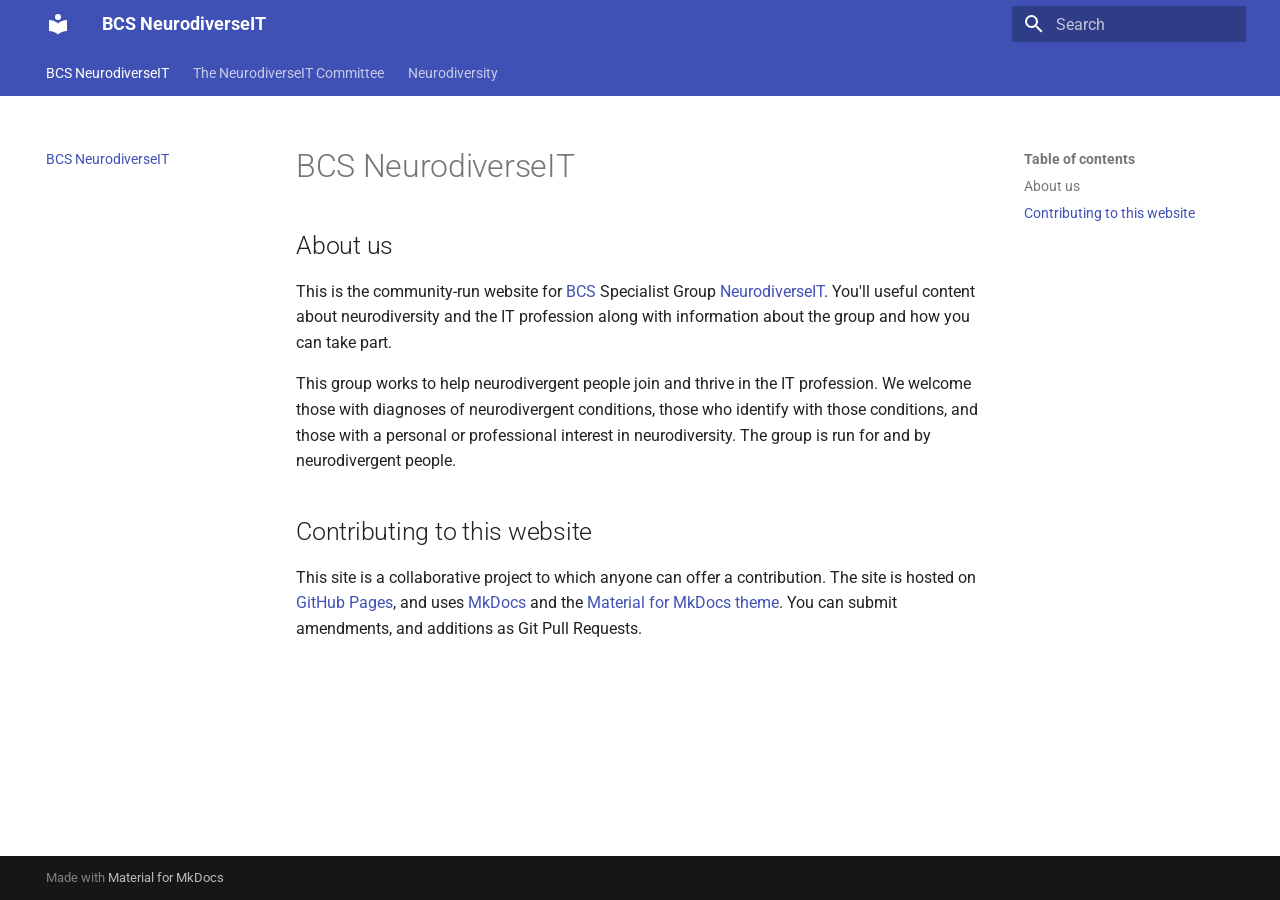
<file: index.html>
<!doctype html>
<html lang="en" class="no-js">
  <head>
    
      <meta charset="utf-8">
      <meta name="viewport" content="width=device-width,initial-scale=1">
      
      
      
        <link rel="canonical" href="https://neurodiverseit.github.io/">
      
      
      
        <link rel="next" href="committee/">
      
      
        
      
      
      <link rel="icon" href="assets/images/favicon.png">
      <meta name="generator" content="mkdocs-1.6.1, mkdocs-material-9.7.6">
    
    
      
        <title>BCS NeurodiverseIT</title>
      
    
    
      <link rel="stylesheet" href="assets/stylesheets/main.484c7ddc.min.css">
      
      


    
    
      
    
    
      
        
        
        <link rel="preconnect" href="https://fonts.gstatic.com" crossorigin>
        <link rel="stylesheet" href="https://fonts.googleapis.com/css?family=Roboto:300,300i,400,400i,700,700i%7CRoboto+Mono:400,400i,700,700i&display=fallback">
        <style>:root{--md-text-font:"Roboto";--md-code-font:"Roboto Mono"}</style>
      
    
    
    <script>__md_scope=new URL(".",location),__md_hash=e=>[...e].reduce(((e,_)=>(e<<5)-e+_.charCodeAt(0)),0),__md_get=(e,_=localStorage,t=__md_scope)=>JSON.parse(_.getItem(t.pathname+"."+e)),__md_set=(e,_,t=localStorage,a=__md_scope)=>{try{t.setItem(a.pathname+"."+e,JSON.stringify(_))}catch(e){}}</script>
    
      

    
    
  </head>
  
  
    <body dir="ltr">
  
    
    <input class="md-toggle" data-md-toggle="drawer" type="checkbox" id="__drawer" autocomplete="off">
    <input class="md-toggle" data-md-toggle="search" type="checkbox" id="__search" autocomplete="off">
    <label class="md-overlay" for="__drawer"></label>
    <div data-md-component="skip">
      
        
        <a href="#bcs-neurodiverseit" class="md-skip">
          Skip to content
        </a>
      
    </div>
    <div data-md-component="announce">
      
    </div>
    
    
      

<header class="md-header" data-md-component="header">
  <nav class="md-header__inner md-grid" aria-label="Header">
    <a href="." title="BCS NeurodiverseIT" class="md-header__button md-logo" aria-label="BCS NeurodiverseIT" data-md-component="logo">
      
  
  <svg xmlns="http://www.w3.org/2000/svg" viewBox="0 0 24 24"><path d="M12 8a3 3 0 0 0 3-3 3 3 0 0 0-3-3 3 3 0 0 0-3 3 3 3 0 0 0 3 3m0 3.54C9.64 9.35 6.5 8 3 8v11c3.5 0 6.64 1.35 9 3.54 2.36-2.19 5.5-3.54 9-3.54V8c-3.5 0-6.64 1.35-9 3.54"/></svg>

    </a>
    <label class="md-header__button md-icon" for="__drawer">
      
      <svg xmlns="http://www.w3.org/2000/svg" viewBox="0 0 24 24"><path d="M3 6h18v2H3zm0 5h18v2H3zm0 5h18v2H3z"/></svg>
    </label>
    <div class="md-header__title" data-md-component="header-title">
      <div class="md-header__ellipsis">
        <div class="md-header__topic">
          <span class="md-ellipsis">
            BCS NeurodiverseIT
          </span>
        </div>
        <div class="md-header__topic" data-md-component="header-topic">
          <span class="md-ellipsis">
            
              BCS NeurodiverseIT
            
          </span>
        </div>
      </div>
    </div>
    
    
      <script>var palette=__md_get("__palette");if(palette&&palette.color){if("(prefers-color-scheme)"===palette.color.media){var media=matchMedia("(prefers-color-scheme: light)"),input=document.querySelector(media.matches?"[data-md-color-media='(prefers-color-scheme: light)']":"[data-md-color-media='(prefers-color-scheme: dark)']");palette.color.media=input.getAttribute("data-md-color-media"),palette.color.scheme=input.getAttribute("data-md-color-scheme"),palette.color.primary=input.getAttribute("data-md-color-primary"),palette.color.accent=input.getAttribute("data-md-color-accent")}for(var[key,value]of Object.entries(palette.color))document.body.setAttribute("data-md-color-"+key,value)}</script>
    
    
    
      
      
        <label class="md-header__button md-icon" for="__search">
          
          <svg xmlns="http://www.w3.org/2000/svg" viewBox="0 0 24 24"><path d="M9.5 3A6.5 6.5 0 0 1 16 9.5c0 1.61-.59 3.09-1.56 4.23l.27.27h.79l5 5-1.5 1.5-5-5v-.79l-.27-.27A6.52 6.52 0 0 1 9.5 16 6.5 6.5 0 0 1 3 9.5 6.5 6.5 0 0 1 9.5 3m0 2C7 5 5 7 5 9.5S7 14 9.5 14 14 12 14 9.5 12 5 9.5 5"/></svg>
        </label>
        <div class="md-search" data-md-component="search" role="dialog">
  <label class="md-search__overlay" for="__search"></label>
  <div class="md-search__inner" role="search">
    <form class="md-search__form" name="search">
      <input type="text" class="md-search__input" name="query" aria-label="Search" placeholder="Search" autocapitalize="off" autocorrect="off" autocomplete="off" spellcheck="false" data-md-component="search-query" required>
      <label class="md-search__icon md-icon" for="__search">
        
        <svg xmlns="http://www.w3.org/2000/svg" viewBox="0 0 24 24"><path d="M9.5 3A6.5 6.5 0 0 1 16 9.5c0 1.61-.59 3.09-1.56 4.23l.27.27h.79l5 5-1.5 1.5-5-5v-.79l-.27-.27A6.52 6.52 0 0 1 9.5 16 6.5 6.5 0 0 1 3 9.5 6.5 6.5 0 0 1 9.5 3m0 2C7 5 5 7 5 9.5S7 14 9.5 14 14 12 14 9.5 12 5 9.5 5"/></svg>
        
        <svg xmlns="http://www.w3.org/2000/svg" viewBox="0 0 24 24"><path d="M20 11v2H8l5.5 5.5-1.42 1.42L4.16 12l7.92-7.92L13.5 5.5 8 11z"/></svg>
      </label>
      <nav class="md-search__options" aria-label="Search">
        
        <button type="reset" class="md-search__icon md-icon" title="Clear" aria-label="Clear" tabindex="-1">
          
          <svg xmlns="http://www.w3.org/2000/svg" viewBox="0 0 24 24"><path d="M19 6.41 17.59 5 12 10.59 6.41 5 5 6.41 10.59 12 5 17.59 6.41 19 12 13.41 17.59 19 19 17.59 13.41 12z"/></svg>
        </button>
      </nav>
      
    </form>
    <div class="md-search__output">
      <div class="md-search__scrollwrap" tabindex="0" data-md-scrollfix>
        <div class="md-search-result" data-md-component="search-result">
          <div class="md-search-result__meta">
            Initializing search
          </div>
          <ol class="md-search-result__list" role="presentation"></ol>
        </div>
      </div>
    </div>
  </div>
</div>
      
    
    
  </nav>
  
</header>
    
    <div class="md-container" data-md-component="container">
      
      
        
          
            
<nav class="md-tabs" aria-label="Tabs" data-md-component="tabs">
  <div class="md-grid">
    <ul class="md-tabs__list">
      
        
  
  
  
    
  
  
    <li class="md-tabs__item md-tabs__item--active">
      <a href="." class="md-tabs__link">
        
  
  
    
  
  BCS NeurodiverseIT

      </a>
    </li>
  

      
        
  
  
  
  
    <li class="md-tabs__item">
      <a href="committee/" class="md-tabs__link">
        
  
  
    
  
  The NeurodiverseIT Committee

      </a>
    </li>
  

      
        
  
  
  
  
    
    
      <li class="md-tabs__item">
        <a href="adhd/" class="md-tabs__link">
          
  
  
  Neurodiversity

        </a>
      </li>
    
  

      
    </ul>
  </div>
</nav>
          
        
      
      <main class="md-main" data-md-component="main">
        <div class="md-main__inner md-grid">
          
            
              
              <div class="md-sidebar md-sidebar--primary" data-md-component="sidebar" data-md-type="navigation" >
                <div class="md-sidebar__scrollwrap">
                  <div class="md-sidebar__inner">
                    


  


<nav class="md-nav md-nav--primary md-nav--lifted" aria-label="Navigation" data-md-level="0">
  <label class="md-nav__title" for="__drawer">
    <a href="." title="BCS NeurodiverseIT" class="md-nav__button md-logo" aria-label="BCS NeurodiverseIT" data-md-component="logo">
      
  
  <svg xmlns="http://www.w3.org/2000/svg" viewBox="0 0 24 24"><path d="M12 8a3 3 0 0 0 3-3 3 3 0 0 0-3-3 3 3 0 0 0-3 3 3 3 0 0 0 3 3m0 3.54C9.64 9.35 6.5 8 3 8v11c3.5 0 6.64 1.35 9 3.54 2.36-2.19 5.5-3.54 9-3.54V8c-3.5 0-6.64 1.35-9 3.54"/></svg>

    </a>
    BCS NeurodiverseIT
  </label>
  
  <ul class="md-nav__list" data-md-scrollfix>
    
      
      
  
  
    
  
  
  
    <li class="md-nav__item md-nav__item--active">
      
      <input class="md-nav__toggle md-toggle" type="checkbox" id="__toc">
      
      
        
      
      
        <label class="md-nav__link md-nav__link--active" for="__toc">
          
  
  
  <span class="md-ellipsis">
    
  
    BCS NeurodiverseIT
  

    
  </span>
  
  

          <span class="md-nav__icon md-icon"></span>
        </label>
      
      <a href="." class="md-nav__link md-nav__link--active">
        
  
  
  <span class="md-ellipsis">
    
  
    BCS NeurodiverseIT
  

    
  </span>
  
  

      </a>
      
        

<nav class="md-nav md-nav--secondary" aria-label="Table of contents">
  
  
  
    
  
  
    <label class="md-nav__title" for="__toc">
      <span class="md-nav__icon md-icon"></span>
      Table of contents
    </label>
    <ul class="md-nav__list" data-md-component="toc" data-md-scrollfix>
      
        <li class="md-nav__item">
  <a href="#about-us" class="md-nav__link">
    <span class="md-ellipsis">
      
        About us
      
    </span>
  </a>
  
</li>
      
        <li class="md-nav__item">
  <a href="#contributing-to-this-website" class="md-nav__link">
    <span class="md-ellipsis">
      
        Contributing to this website
      
    </span>
  </a>
  
</li>
      
    </ul>
  
</nav>
      
    </li>
  

    
      
      
  
  
  
  
    <li class="md-nav__item">
      <a href="committee/" class="md-nav__link">
        
  
  
  <span class="md-ellipsis">
    
  
    The NeurodiverseIT Committee
  

    
  </span>
  
  

      </a>
    </li>
  

    
      
      
  
  
  
  
    
    
    
    
      
      
    
    
    <li class="md-nav__item md-nav__item--nested">
      
        
        
        <input class="md-nav__toggle md-toggle " type="checkbox" id="__nav_3" >
        
          
          <label class="md-nav__link" for="__nav_3" id="__nav_3_label" tabindex="0">
            
  
  
  <span class="md-ellipsis">
    
  
    Neurodiversity
  

    
  </span>
  
  

            <span class="md-nav__icon md-icon"></span>
          </label>
        
        <nav class="md-nav" data-md-level="1" aria-labelledby="__nav_3_label" aria-expanded="false">
          <label class="md-nav__title" for="__nav_3">
            <span class="md-nav__icon md-icon"></span>
            
  
    Neurodiversity
  

          </label>
          <ul class="md-nav__list" data-md-scrollfix>
            
              
                
  
  
  
  
    <li class="md-nav__item">
      <a href="adhd/" class="md-nav__link">
        
  
  
  <span class="md-ellipsis">
    
  
    What is ADHD?
  

    
  </span>
  
  

      </a>
    </li>
  

              
            
              
                
  
  
  
  
    <li class="md-nav__item">
      <a href="autism/" class="md-nav__link">
        
  
  
  <span class="md-ellipsis">
    
  
    What is Autism?
  

    
  </span>
  
  

      </a>
    </li>
  

              
            
              
                
  
  
  
  
    <li class="md-nav__item">
      <a href="dyslexia/" class="md-nav__link">
        
  
  
  <span class="md-ellipsis">
    
  
    What is Dyslexia?
  

    
  </span>
  
  

      </a>
    </li>
  

              
            
          </ul>
        </nav>
      
    </li>
  

    
  </ul>
</nav>
                  </div>
                </div>
              </div>
            
            
              
              <div class="md-sidebar md-sidebar--secondary" data-md-component="sidebar" data-md-type="toc" >
                <div class="md-sidebar__scrollwrap">
                  <div class="md-sidebar__inner">
                    

<nav class="md-nav md-nav--secondary" aria-label="Table of contents">
  
  
  
    
  
  
    <label class="md-nav__title" for="__toc">
      <span class="md-nav__icon md-icon"></span>
      Table of contents
    </label>
    <ul class="md-nav__list" data-md-component="toc" data-md-scrollfix>
      
        <li class="md-nav__item">
  <a href="#about-us" class="md-nav__link">
    <span class="md-ellipsis">
      
        About us
      
    </span>
  </a>
  
</li>
      
        <li class="md-nav__item">
  <a href="#contributing-to-this-website" class="md-nav__link">
    <span class="md-ellipsis">
      
        Contributing to this website
      
    </span>
  </a>
  
</li>
      
    </ul>
  
</nav>
                  </div>
                </div>
              </div>
            
          
          
            <div class="md-content" data-md-component="content">
              
              <article class="md-content__inner md-typeset">
                
                  



<h1 id="bcs-neurodiverseit">BCS NeurodiverseIT</h1>
<h2 id="about-us">About us</h2>
<p>This is the community-run website for <a href="https://www.bcs.org">BCS</a> Specialist Group <a href="https://www.bcs.org/membership-and-registrations/member-communities/neurodiverseit-specialist-group/">NeurodiverseIT</a>. You'll useful content about neurodiversity and the IT profession along with information about the group and how you can take part.</p>
<p>This group works to help neurodivergent people join and thrive in the IT profession. We welcome those with diagnoses of neurodivergent conditions, those who identify with those conditions, and those with a personal or professional interest in neurodiversity. The group is run for and by neurodivergent people.</p>
<h2 id="contributing-to-this-website">Contributing to this website</h2>
<p>This site is a collaborative project to which anyone can offer a contribution. The site is hosted on <a href="https://docs.github.com/en/pages">GitHub Pages</a>, and uses <a href="https://www.mkdocs.org/">MkDocs</a> and the <a href="https://squidfunk.github.io/mkdocs-material/">Material for MkDocs theme</a>. You can submit amendments, and additions as Git Pull Requests.</p>












                
              </article>
            </div>
          
          
<script>var target=document.getElementById(location.hash.slice(1));target&&target.name&&(target.checked=target.name.startsWith("__tabbed_"))</script>
        </div>
        
      </main>
      
        <footer class="md-footer">
  
  <div class="md-footer-meta md-typeset">
    <div class="md-footer-meta__inner md-grid">
      <div class="md-copyright">
  
  
    Made with
    <a href="https://squidfunk.github.io/mkdocs-material/" target="_blank" rel="noopener">
      Material for MkDocs
    </a>
  
</div>
      
    </div>
  </div>
</footer>
      
    </div>
    <div class="md-dialog" data-md-component="dialog">
      <div class="md-dialog__inner md-typeset"></div>
    </div>
    
    
    
      
      
      <script id="__config" type="application/json">{"annotate": null, "base": ".", "features": ["navigation.tabs"], "search": "assets/javascripts/workers/search.2c215733.min.js", "tags": null, "translations": {"clipboard.copied": "Copied to clipboard", "clipboard.copy": "Copy to clipboard", "search.result.more.one": "1 more on this page", "search.result.more.other": "# more on this page", "search.result.none": "No matching documents", "search.result.one": "1 matching document", "search.result.other": "# matching documents", "search.result.placeholder": "Type to start searching", "search.result.term.missing": "Missing", "select.version": "Select version"}, "version": null}</script>
    
    
      <script src="assets/javascripts/bundle.79ae519e.min.js"></script>
      
    
  </body>
</html>
</file>
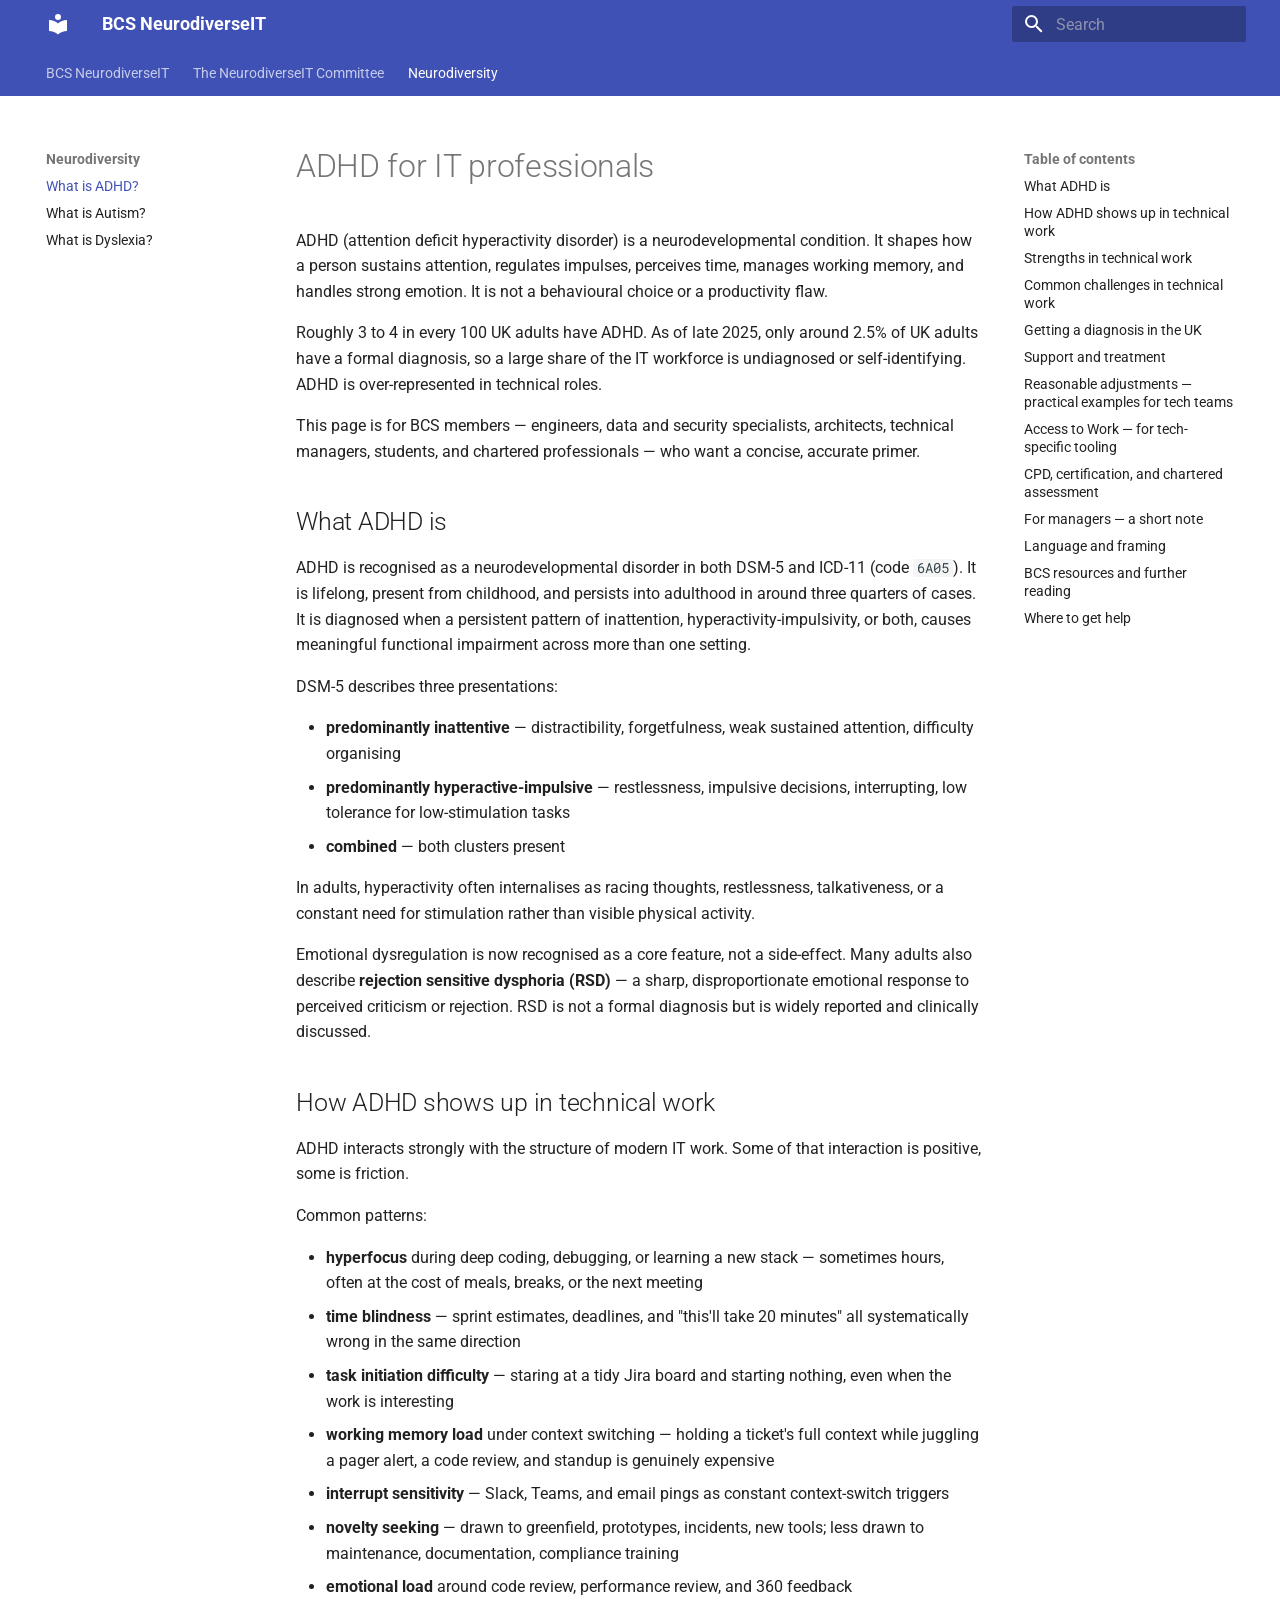
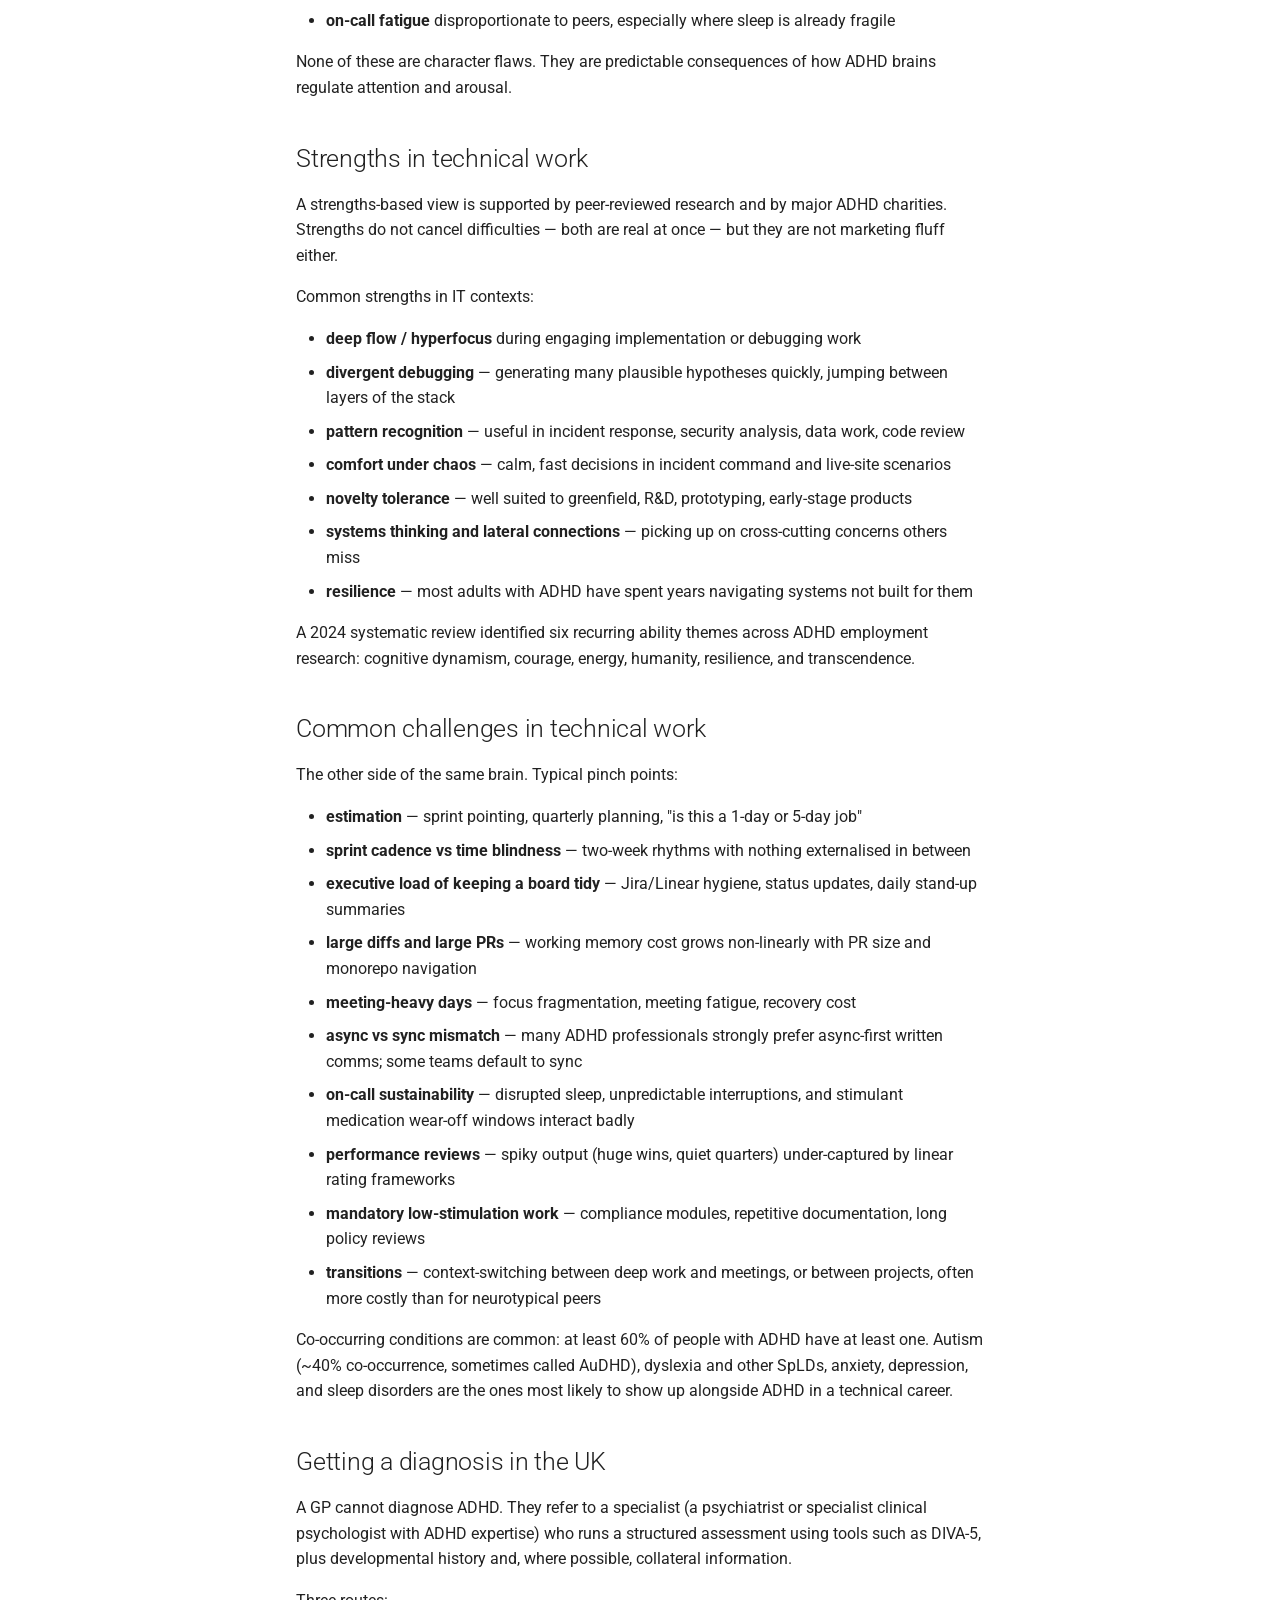
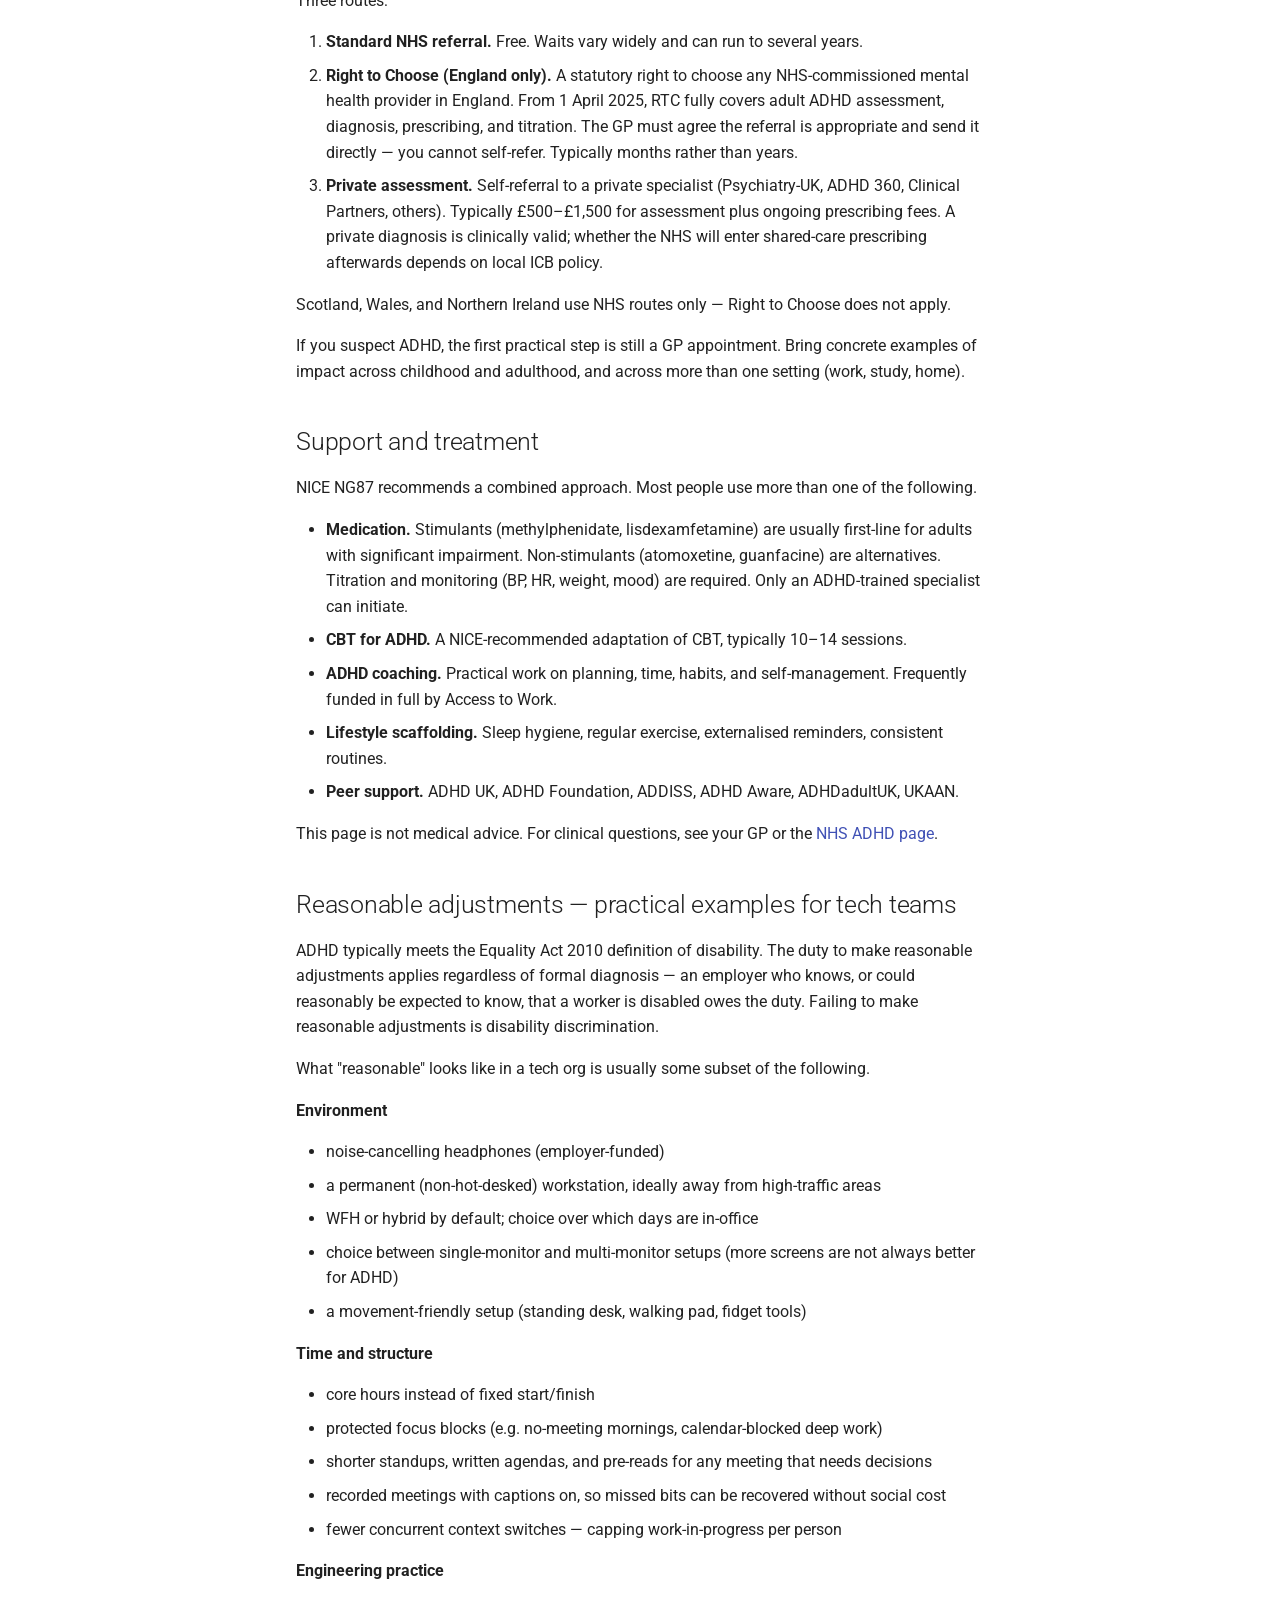
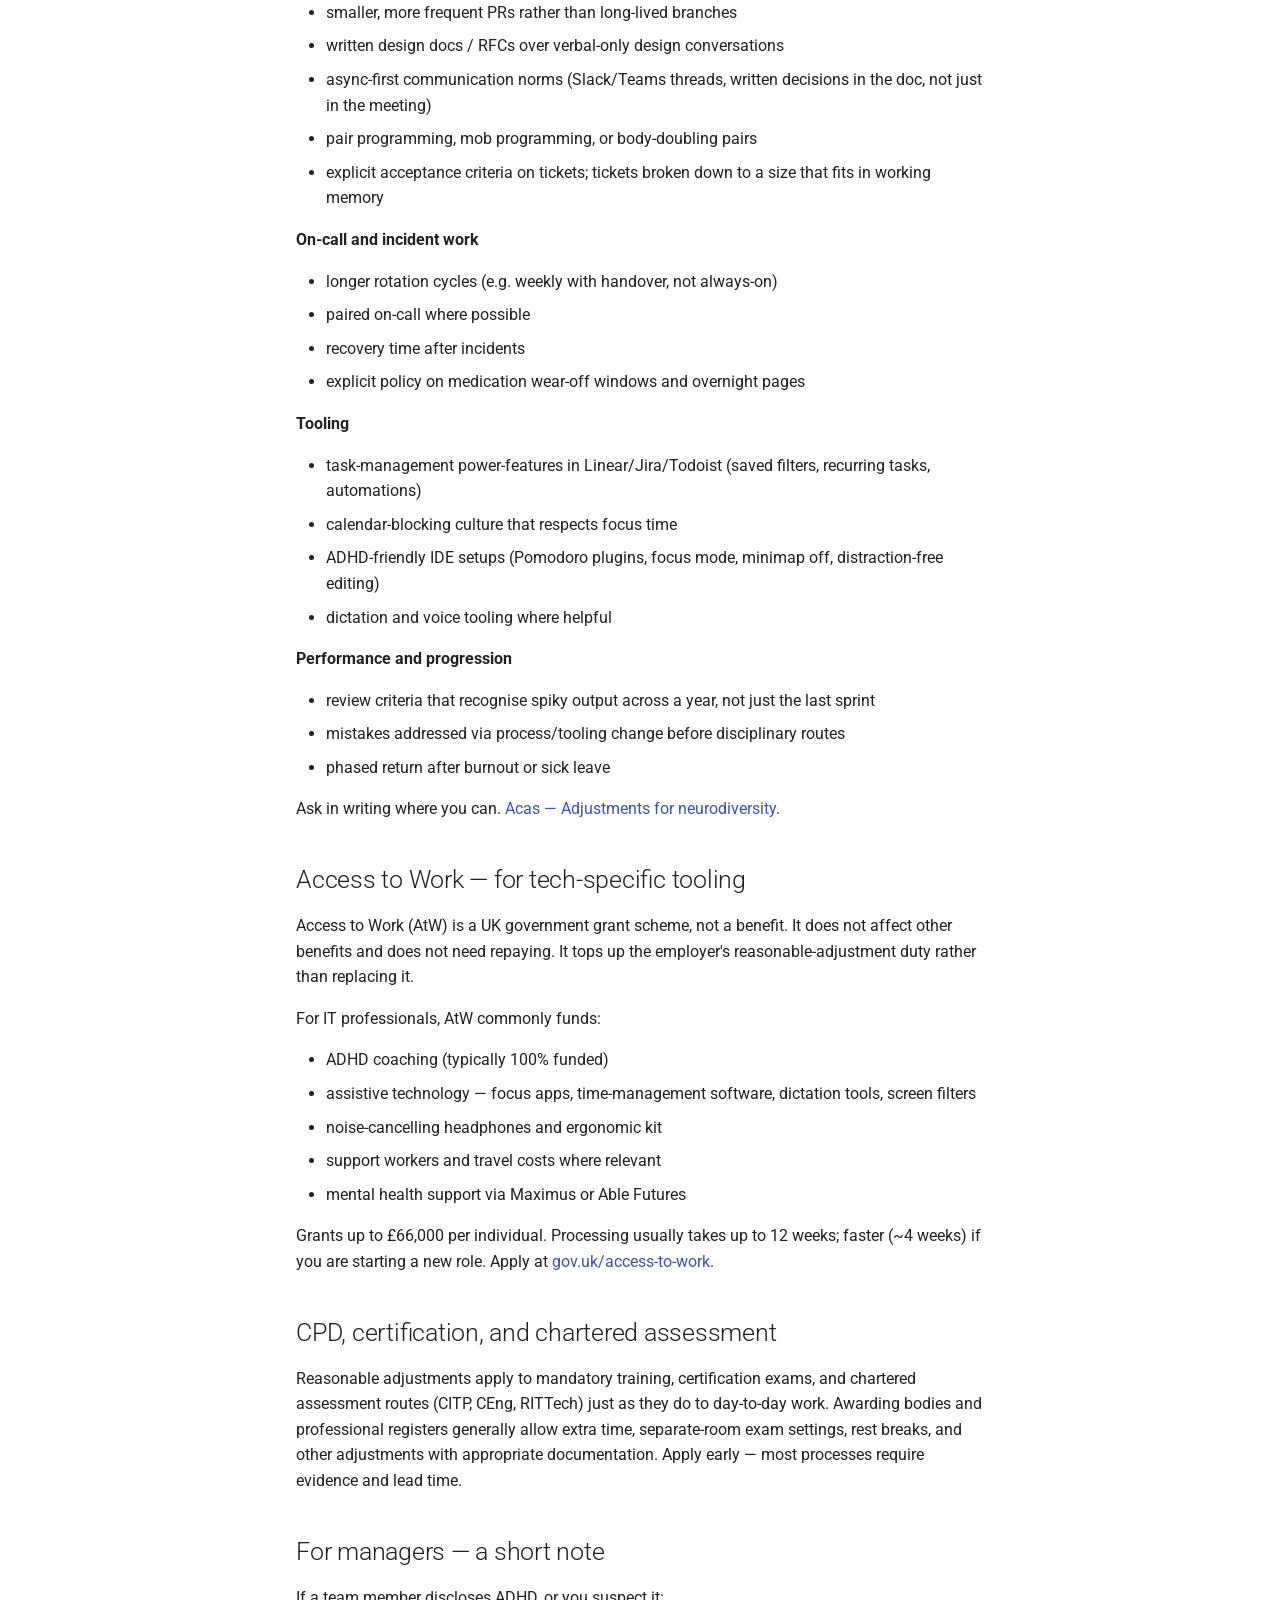
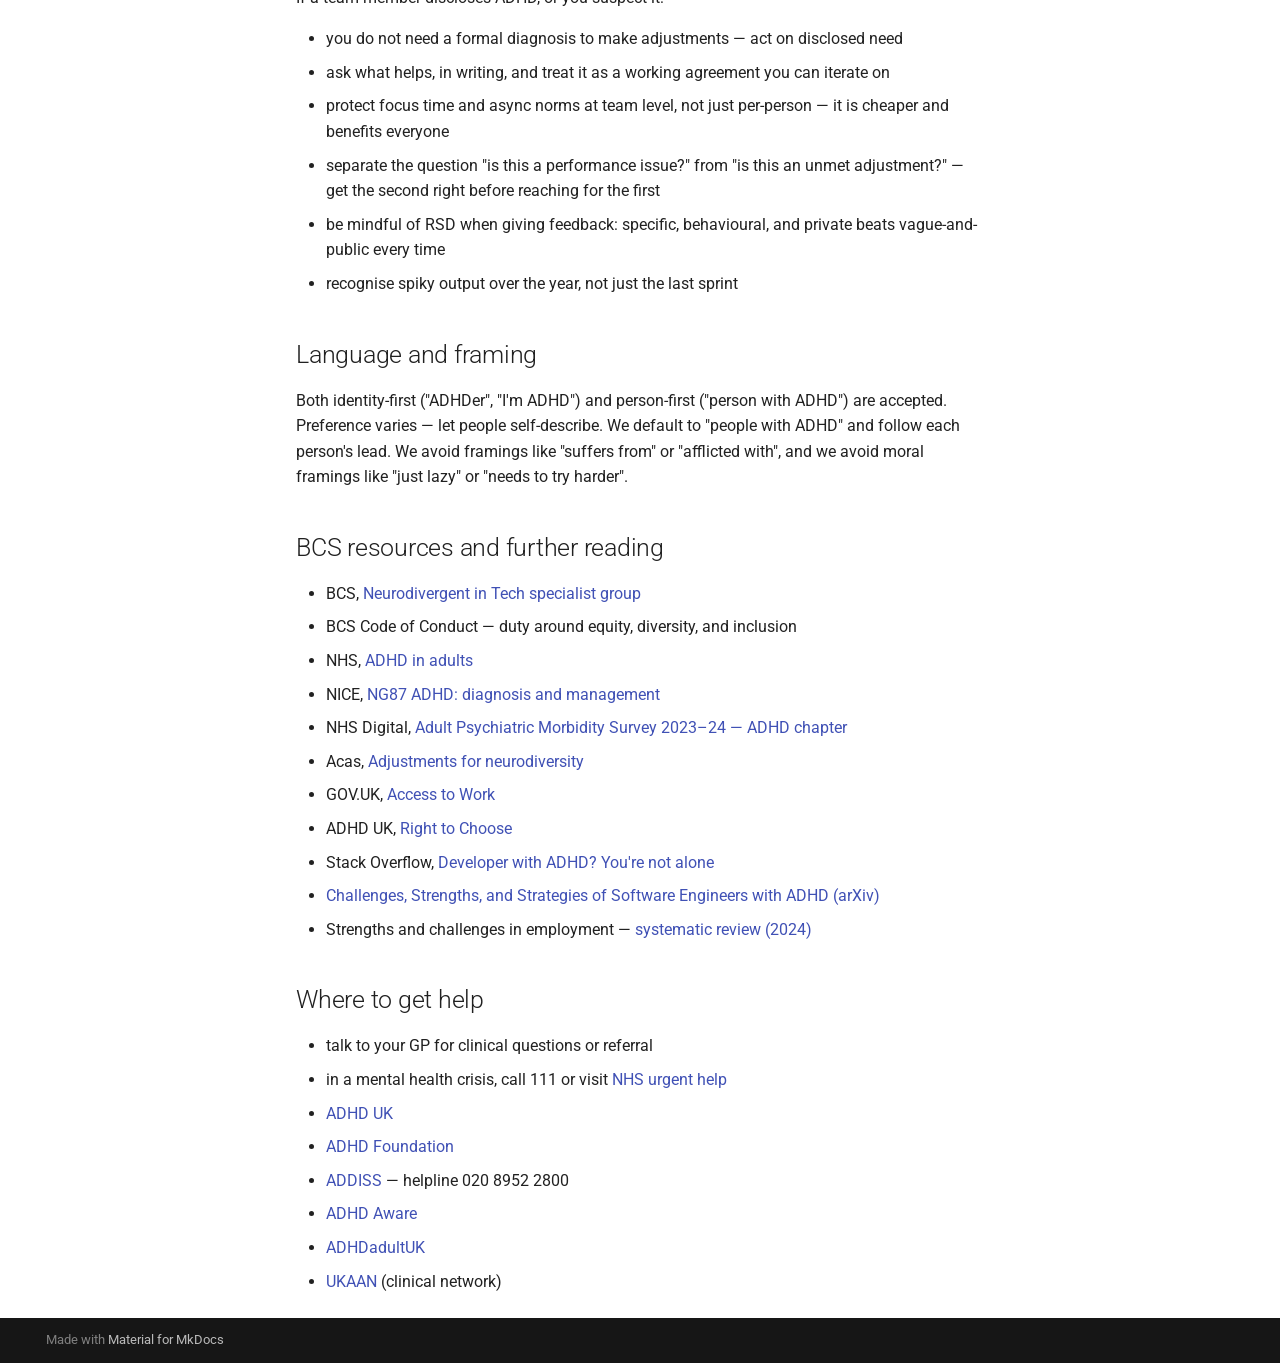
<file: adhd/index.html>
<!doctype html>
<html lang="en" class="no-js">
  <head>
    
      <meta charset="utf-8">
      <meta name="viewport" content="width=device-width,initial-scale=1">
      
      
      
        <link rel="canonical" href="https://neurodiverseit.github.io/adhd/">
      
      
        <link rel="prev" href="../committee/">
      
      
        <link rel="next" href="../autism/">
      
      
        
      
      
      <link rel="icon" href="../assets/images/favicon.png">
      <meta name="generator" content="mkdocs-1.6.1, mkdocs-material-9.7.6">
    
    
      
        <title>What is ADHD? - BCS NeurodiverseIT</title>
      
    
    
      <link rel="stylesheet" href="../assets/stylesheets/main.484c7ddc.min.css">
      
      


    
    
      
    
    
      
        
        
        <link rel="preconnect" href="https://fonts.gstatic.com" crossorigin>
        <link rel="stylesheet" href="https://fonts.googleapis.com/css?family=Roboto:300,300i,400,400i,700,700i%7CRoboto+Mono:400,400i,700,700i&display=fallback">
        <style>:root{--md-text-font:"Roboto";--md-code-font:"Roboto Mono"}</style>
      
    
    
    <script>__md_scope=new URL("..",location),__md_hash=e=>[...e].reduce(((e,_)=>(e<<5)-e+_.charCodeAt(0)),0),__md_get=(e,_=localStorage,t=__md_scope)=>JSON.parse(_.getItem(t.pathname+"."+e)),__md_set=(e,_,t=localStorage,a=__md_scope)=>{try{t.setItem(a.pathname+"."+e,JSON.stringify(_))}catch(e){}}</script>
    
      

    
    
  </head>
  
  
    <body dir="ltr">
  
    
    <input class="md-toggle" data-md-toggle="drawer" type="checkbox" id="__drawer" autocomplete="off">
    <input class="md-toggle" data-md-toggle="search" type="checkbox" id="__search" autocomplete="off">
    <label class="md-overlay" for="__drawer"></label>
    <div data-md-component="skip">
      
        
        <a href="#adhd-for-it-professionals" class="md-skip">
          Skip to content
        </a>
      
    </div>
    <div data-md-component="announce">
      
    </div>
    
    
      

<header class="md-header" data-md-component="header">
  <nav class="md-header__inner md-grid" aria-label="Header">
    <a href=".." title="BCS NeurodiverseIT" class="md-header__button md-logo" aria-label="BCS NeurodiverseIT" data-md-component="logo">
      
  
  <svg xmlns="http://www.w3.org/2000/svg" viewBox="0 0 24 24"><path d="M12 8a3 3 0 0 0 3-3 3 3 0 0 0-3-3 3 3 0 0 0-3 3 3 3 0 0 0 3 3m0 3.54C9.64 9.35 6.5 8 3 8v11c3.5 0 6.64 1.35 9 3.54 2.36-2.19 5.5-3.54 9-3.54V8c-3.5 0-6.64 1.35-9 3.54"/></svg>

    </a>
    <label class="md-header__button md-icon" for="__drawer">
      
      <svg xmlns="http://www.w3.org/2000/svg" viewBox="0 0 24 24"><path d="M3 6h18v2H3zm0 5h18v2H3zm0 5h18v2H3z"/></svg>
    </label>
    <div class="md-header__title" data-md-component="header-title">
      <div class="md-header__ellipsis">
        <div class="md-header__topic">
          <span class="md-ellipsis">
            BCS NeurodiverseIT
          </span>
        </div>
        <div class="md-header__topic" data-md-component="header-topic">
          <span class="md-ellipsis">
            
              What is ADHD?
            
          </span>
        </div>
      </div>
    </div>
    
    
      <script>var palette=__md_get("__palette");if(palette&&palette.color){if("(prefers-color-scheme)"===palette.color.media){var media=matchMedia("(prefers-color-scheme: light)"),input=document.querySelector(media.matches?"[data-md-color-media='(prefers-color-scheme: light)']":"[data-md-color-media='(prefers-color-scheme: dark)']");palette.color.media=input.getAttribute("data-md-color-media"),palette.color.scheme=input.getAttribute("data-md-color-scheme"),palette.color.primary=input.getAttribute("data-md-color-primary"),palette.color.accent=input.getAttribute("data-md-color-accent")}for(var[key,value]of Object.entries(palette.color))document.body.setAttribute("data-md-color-"+key,value)}</script>
    
    
    
      
      
        <label class="md-header__button md-icon" for="__search">
          
          <svg xmlns="http://www.w3.org/2000/svg" viewBox="0 0 24 24"><path d="M9.5 3A6.5 6.5 0 0 1 16 9.5c0 1.61-.59 3.09-1.56 4.23l.27.27h.79l5 5-1.5 1.5-5-5v-.79l-.27-.27A6.52 6.52 0 0 1 9.5 16 6.5 6.5 0 0 1 3 9.5 6.5 6.5 0 0 1 9.5 3m0 2C7 5 5 7 5 9.5S7 14 9.5 14 14 12 14 9.5 12 5 9.5 5"/></svg>
        </label>
        <div class="md-search" data-md-component="search" role="dialog">
  <label class="md-search__overlay" for="__search"></label>
  <div class="md-search__inner" role="search">
    <form class="md-search__form" name="search">
      <input type="text" class="md-search__input" name="query" aria-label="Search" placeholder="Search" autocapitalize="off" autocorrect="off" autocomplete="off" spellcheck="false" data-md-component="search-query" required>
      <label class="md-search__icon md-icon" for="__search">
        
        <svg xmlns="http://www.w3.org/2000/svg" viewBox="0 0 24 24"><path d="M9.5 3A6.5 6.5 0 0 1 16 9.5c0 1.61-.59 3.09-1.56 4.23l.27.27h.79l5 5-1.5 1.5-5-5v-.79l-.27-.27A6.52 6.52 0 0 1 9.5 16 6.5 6.5 0 0 1 3 9.5 6.5 6.5 0 0 1 9.5 3m0 2C7 5 5 7 5 9.5S7 14 9.5 14 14 12 14 9.5 12 5 9.5 5"/></svg>
        
        <svg xmlns="http://www.w3.org/2000/svg" viewBox="0 0 24 24"><path d="M20 11v2H8l5.5 5.5-1.42 1.42L4.16 12l7.92-7.92L13.5 5.5 8 11z"/></svg>
      </label>
      <nav class="md-search__options" aria-label="Search">
        
        <button type="reset" class="md-search__icon md-icon" title="Clear" aria-label="Clear" tabindex="-1">
          
          <svg xmlns="http://www.w3.org/2000/svg" viewBox="0 0 24 24"><path d="M19 6.41 17.59 5 12 10.59 6.41 5 5 6.41 10.59 12 5 17.59 6.41 19 12 13.41 17.59 19 19 17.59 13.41 12z"/></svg>
        </button>
      </nav>
      
    </form>
    <div class="md-search__output">
      <div class="md-search__scrollwrap" tabindex="0" data-md-scrollfix>
        <div class="md-search-result" data-md-component="search-result">
          <div class="md-search-result__meta">
            Initializing search
          </div>
          <ol class="md-search-result__list" role="presentation"></ol>
        </div>
      </div>
    </div>
  </div>
</div>
      
    
    
  </nav>
  
</header>
    
    <div class="md-container" data-md-component="container">
      
      
        
          
            
<nav class="md-tabs" aria-label="Tabs" data-md-component="tabs">
  <div class="md-grid">
    <ul class="md-tabs__list">
      
        
  
  
  
  
    <li class="md-tabs__item">
      <a href=".." class="md-tabs__link">
        
  
  
    
  
  BCS NeurodiverseIT

      </a>
    </li>
  

      
        
  
  
  
  
    <li class="md-tabs__item">
      <a href="../committee/" class="md-tabs__link">
        
  
  
    
  
  The NeurodiverseIT Committee

      </a>
    </li>
  

      
        
  
  
  
    
  
  
    
    
      <li class="md-tabs__item md-tabs__item--active">
        <a href="./" class="md-tabs__link">
          
  
  
  Neurodiversity

        </a>
      </li>
    
  

      
    </ul>
  </div>
</nav>
          
        
      
      <main class="md-main" data-md-component="main">
        <div class="md-main__inner md-grid">
          
            
              
              <div class="md-sidebar md-sidebar--primary" data-md-component="sidebar" data-md-type="navigation" >
                <div class="md-sidebar__scrollwrap">
                  <div class="md-sidebar__inner">
                    


  


<nav class="md-nav md-nav--primary md-nav--lifted" aria-label="Navigation" data-md-level="0">
  <label class="md-nav__title" for="__drawer">
    <a href=".." title="BCS NeurodiverseIT" class="md-nav__button md-logo" aria-label="BCS NeurodiverseIT" data-md-component="logo">
      
  
  <svg xmlns="http://www.w3.org/2000/svg" viewBox="0 0 24 24"><path d="M12 8a3 3 0 0 0 3-3 3 3 0 0 0-3-3 3 3 0 0 0-3 3 3 3 0 0 0 3 3m0 3.54C9.64 9.35 6.5 8 3 8v11c3.5 0 6.64 1.35 9 3.54 2.36-2.19 5.5-3.54 9-3.54V8c-3.5 0-6.64 1.35-9 3.54"/></svg>

    </a>
    BCS NeurodiverseIT
  </label>
  
  <ul class="md-nav__list" data-md-scrollfix>
    
      
      
  
  
  
  
    <li class="md-nav__item">
      <a href=".." class="md-nav__link">
        
  
  
  <span class="md-ellipsis">
    
  
    BCS NeurodiverseIT
  

    
  </span>
  
  

      </a>
    </li>
  

    
      
      
  
  
  
  
    <li class="md-nav__item">
      <a href="../committee/" class="md-nav__link">
        
  
  
  <span class="md-ellipsis">
    
  
    The NeurodiverseIT Committee
  

    
  </span>
  
  

      </a>
    </li>
  

    
      
      
  
  
    
  
  
  
    
    
    
    
      
        
        
      
      
    
    
    <li class="md-nav__item md-nav__item--active md-nav__item--section md-nav__item--nested">
      
        
        
        <input class="md-nav__toggle md-toggle " type="checkbox" id="__nav_3" checked>
        
          
          <label class="md-nav__link" for="__nav_3" id="__nav_3_label" tabindex="">
            
  
  
  <span class="md-ellipsis">
    
  
    Neurodiversity
  

    
  </span>
  
  

            <span class="md-nav__icon md-icon"></span>
          </label>
        
        <nav class="md-nav" data-md-level="1" aria-labelledby="__nav_3_label" aria-expanded="true">
          <label class="md-nav__title" for="__nav_3">
            <span class="md-nav__icon md-icon"></span>
            
  
    Neurodiversity
  

          </label>
          <ul class="md-nav__list" data-md-scrollfix>
            
              
                
  
  
    
  
  
  
    <li class="md-nav__item md-nav__item--active">
      
      <input class="md-nav__toggle md-toggle" type="checkbox" id="__toc">
      
      
        
      
      
        <label class="md-nav__link md-nav__link--active" for="__toc">
          
  
  
  <span class="md-ellipsis">
    
  
    What is ADHD?
  

    
  </span>
  
  

          <span class="md-nav__icon md-icon"></span>
        </label>
      
      <a href="./" class="md-nav__link md-nav__link--active">
        
  
  
  <span class="md-ellipsis">
    
  
    What is ADHD?
  

    
  </span>
  
  

      </a>
      
        

<nav class="md-nav md-nav--secondary" aria-label="Table of contents">
  
  
  
    
  
  
    <label class="md-nav__title" for="__toc">
      <span class="md-nav__icon md-icon"></span>
      Table of contents
    </label>
    <ul class="md-nav__list" data-md-component="toc" data-md-scrollfix>
      
        <li class="md-nav__item">
  <a href="#what-adhd-is" class="md-nav__link">
    <span class="md-ellipsis">
      
        What ADHD is
      
    </span>
  </a>
  
</li>
      
        <li class="md-nav__item">
  <a href="#how-adhd-shows-up-in-technical-work" class="md-nav__link">
    <span class="md-ellipsis">
      
        How ADHD shows up in technical work
      
    </span>
  </a>
  
</li>
      
        <li class="md-nav__item">
  <a href="#strengths-in-technical-work" class="md-nav__link">
    <span class="md-ellipsis">
      
        Strengths in technical work
      
    </span>
  </a>
  
</li>
      
        <li class="md-nav__item">
  <a href="#common-challenges-in-technical-work" class="md-nav__link">
    <span class="md-ellipsis">
      
        Common challenges in technical work
      
    </span>
  </a>
  
</li>
      
        <li class="md-nav__item">
  <a href="#getting-a-diagnosis-in-the-uk" class="md-nav__link">
    <span class="md-ellipsis">
      
        Getting a diagnosis in the UK
      
    </span>
  </a>
  
</li>
      
        <li class="md-nav__item">
  <a href="#support-and-treatment" class="md-nav__link">
    <span class="md-ellipsis">
      
        Support and treatment
      
    </span>
  </a>
  
</li>
      
        <li class="md-nav__item">
  <a href="#reasonable-adjustments-practical-examples-for-tech-teams" class="md-nav__link">
    <span class="md-ellipsis">
      
        Reasonable adjustments — practical examples for tech teams
      
    </span>
  </a>
  
</li>
      
        <li class="md-nav__item">
  <a href="#access-to-work-for-tech-specific-tooling" class="md-nav__link">
    <span class="md-ellipsis">
      
        Access to Work — for tech-specific tooling
      
    </span>
  </a>
  
</li>
      
        <li class="md-nav__item">
  <a href="#cpd-certification-and-chartered-assessment" class="md-nav__link">
    <span class="md-ellipsis">
      
        CPD, certification, and chartered assessment
      
    </span>
  </a>
  
</li>
      
        <li class="md-nav__item">
  <a href="#for-managers-a-short-note" class="md-nav__link">
    <span class="md-ellipsis">
      
        For managers — a short note
      
    </span>
  </a>
  
</li>
      
        <li class="md-nav__item">
  <a href="#language-and-framing" class="md-nav__link">
    <span class="md-ellipsis">
      
        Language and framing
      
    </span>
  </a>
  
</li>
      
        <li class="md-nav__item">
  <a href="#bcs-resources-and-further-reading" class="md-nav__link">
    <span class="md-ellipsis">
      
        BCS resources and further reading
      
    </span>
  </a>
  
</li>
      
        <li class="md-nav__item">
  <a href="#where-to-get-help" class="md-nav__link">
    <span class="md-ellipsis">
      
        Where to get help
      
    </span>
  </a>
  
</li>
      
    </ul>
  
</nav>
      
    </li>
  

              
            
              
                
  
  
  
  
    <li class="md-nav__item">
      <a href="../autism/" class="md-nav__link">
        
  
  
  <span class="md-ellipsis">
    
  
    What is Autism?
  

    
  </span>
  
  

      </a>
    </li>
  

              
            
              
                
  
  
  
  
    <li class="md-nav__item">
      <a href="../dyslexia/" class="md-nav__link">
        
  
  
  <span class="md-ellipsis">
    
  
    What is Dyslexia?
  

    
  </span>
  
  

      </a>
    </li>
  

              
            
          </ul>
        </nav>
      
    </li>
  

    
  </ul>
</nav>
                  </div>
                </div>
              </div>
            
            
              
              <div class="md-sidebar md-sidebar--secondary" data-md-component="sidebar" data-md-type="toc" >
                <div class="md-sidebar__scrollwrap">
                  <div class="md-sidebar__inner">
                    

<nav class="md-nav md-nav--secondary" aria-label="Table of contents">
  
  
  
    
  
  
    <label class="md-nav__title" for="__toc">
      <span class="md-nav__icon md-icon"></span>
      Table of contents
    </label>
    <ul class="md-nav__list" data-md-component="toc" data-md-scrollfix>
      
        <li class="md-nav__item">
  <a href="#what-adhd-is" class="md-nav__link">
    <span class="md-ellipsis">
      
        What ADHD is
      
    </span>
  </a>
  
</li>
      
        <li class="md-nav__item">
  <a href="#how-adhd-shows-up-in-technical-work" class="md-nav__link">
    <span class="md-ellipsis">
      
        How ADHD shows up in technical work
      
    </span>
  </a>
  
</li>
      
        <li class="md-nav__item">
  <a href="#strengths-in-technical-work" class="md-nav__link">
    <span class="md-ellipsis">
      
        Strengths in technical work
      
    </span>
  </a>
  
</li>
      
        <li class="md-nav__item">
  <a href="#common-challenges-in-technical-work" class="md-nav__link">
    <span class="md-ellipsis">
      
        Common challenges in technical work
      
    </span>
  </a>
  
</li>
      
        <li class="md-nav__item">
  <a href="#getting-a-diagnosis-in-the-uk" class="md-nav__link">
    <span class="md-ellipsis">
      
        Getting a diagnosis in the UK
      
    </span>
  </a>
  
</li>
      
        <li class="md-nav__item">
  <a href="#support-and-treatment" class="md-nav__link">
    <span class="md-ellipsis">
      
        Support and treatment
      
    </span>
  </a>
  
</li>
      
        <li class="md-nav__item">
  <a href="#reasonable-adjustments-practical-examples-for-tech-teams" class="md-nav__link">
    <span class="md-ellipsis">
      
        Reasonable adjustments — practical examples for tech teams
      
    </span>
  </a>
  
</li>
      
        <li class="md-nav__item">
  <a href="#access-to-work-for-tech-specific-tooling" class="md-nav__link">
    <span class="md-ellipsis">
      
        Access to Work — for tech-specific tooling
      
    </span>
  </a>
  
</li>
      
        <li class="md-nav__item">
  <a href="#cpd-certification-and-chartered-assessment" class="md-nav__link">
    <span class="md-ellipsis">
      
        CPD, certification, and chartered assessment
      
    </span>
  </a>
  
</li>
      
        <li class="md-nav__item">
  <a href="#for-managers-a-short-note" class="md-nav__link">
    <span class="md-ellipsis">
      
        For managers — a short note
      
    </span>
  </a>
  
</li>
      
        <li class="md-nav__item">
  <a href="#language-and-framing" class="md-nav__link">
    <span class="md-ellipsis">
      
        Language and framing
      
    </span>
  </a>
  
</li>
      
        <li class="md-nav__item">
  <a href="#bcs-resources-and-further-reading" class="md-nav__link">
    <span class="md-ellipsis">
      
        BCS resources and further reading
      
    </span>
  </a>
  
</li>
      
        <li class="md-nav__item">
  <a href="#where-to-get-help" class="md-nav__link">
    <span class="md-ellipsis">
      
        Where to get help
      
    </span>
  </a>
  
</li>
      
    </ul>
  
</nav>
                  </div>
                </div>
              </div>
            
          
          
            <div class="md-content" data-md-component="content">
              
              <article class="md-content__inner md-typeset">
                
                  



<h1 id="adhd-for-it-professionals">ADHD for IT professionals</h1>
<p>ADHD (attention deficit hyperactivity disorder) is a neurodevelopmental condition. It shapes how a person sustains attention, regulates impulses, perceives time, manages working memory, and handles strong emotion. It is not a behavioural choice or a productivity flaw.</p>
<p>Roughly 3 to 4 in every 100 UK adults have ADHD. As of late 2025, only around 2.5% of UK adults have a formal diagnosis, so a large share of the IT workforce is undiagnosed or self-identifying. ADHD is over-represented in technical roles.</p>
<p>This page is for BCS members — engineers, data and security specialists, architects, technical managers, students, and chartered professionals — who want a concise, accurate primer.</p>
<h2 id="what-adhd-is">What ADHD is</h2>
<p>ADHD is recognised as a neurodevelopmental disorder in both DSM-5 and ICD-11 (code <code>6A05</code>). It is lifelong, present from childhood, and persists into adulthood in around three quarters of cases. It is diagnosed when a persistent pattern of inattention, hyperactivity-impulsivity, or both, causes meaningful functional impairment across more than one setting.</p>
<p>DSM-5 describes three presentations:</p>
<ul>
<li><strong>predominantly inattentive</strong> — distractibility, forgetfulness, weak sustained attention, difficulty organising</li>
<li><strong>predominantly hyperactive-impulsive</strong> — restlessness, impulsive decisions, interrupting, low tolerance for low-stimulation tasks</li>
<li><strong>combined</strong> — both clusters present</li>
</ul>
<p>In adults, hyperactivity often internalises as racing thoughts, restlessness, talkativeness, or a constant need for stimulation rather than visible physical activity.</p>
<p>Emotional dysregulation is now recognised as a core feature, not a side-effect. Many adults also describe <strong>rejection sensitive dysphoria (RSD)</strong> — a sharp, disproportionate emotional response to perceived criticism or rejection. RSD is not a formal diagnosis but is widely reported and clinically discussed.</p>
<h2 id="how-adhd-shows-up-in-technical-work">How ADHD shows up in technical work</h2>
<p>ADHD interacts strongly with the structure of modern IT work. Some of that interaction is positive, some is friction.</p>
<p>Common patterns:</p>
<ul>
<li><strong>hyperfocus</strong> during deep coding, debugging, or learning a new stack — sometimes hours, often at the cost of meals, breaks, or the next meeting</li>
<li><strong>time blindness</strong> — sprint estimates, deadlines, and "this'll take 20 minutes" all systematically wrong in the same direction</li>
<li><strong>task initiation difficulty</strong> — staring at a tidy Jira board and starting nothing, even when the work is interesting</li>
<li><strong>working memory load</strong> under context switching — holding a ticket's full context while juggling a pager alert, a code review, and standup is genuinely expensive</li>
<li><strong>interrupt sensitivity</strong> — Slack, Teams, and email pings as constant context-switch triggers</li>
<li><strong>novelty seeking</strong> — drawn to greenfield, prototypes, incidents, new tools; less drawn to maintenance, documentation, compliance training</li>
<li><strong>emotional load</strong> around code review, performance review, and 360 feedback</li>
<li><strong>on-call fatigue</strong> disproportionate to peers, especially where sleep is already fragile</li>
</ul>
<p>None of these are character flaws. They are predictable consequences of how ADHD brains regulate attention and arousal.</p>
<h2 id="strengths-in-technical-work">Strengths in technical work</h2>
<p>A strengths-based view is supported by peer-reviewed research and by major ADHD charities. Strengths do not cancel difficulties — both are real at once — but they are not marketing fluff either.</p>
<p>Common strengths in IT contexts:</p>
<ul>
<li><strong>deep flow / hyperfocus</strong> during engaging implementation or debugging work</li>
<li><strong>divergent debugging</strong> — generating many plausible hypotheses quickly, jumping between layers of the stack</li>
<li><strong>pattern recognition</strong> — useful in incident response, security analysis, data work, code review</li>
<li><strong>comfort under chaos</strong> — calm, fast decisions in incident command and live-site scenarios</li>
<li><strong>novelty tolerance</strong> — well suited to greenfield, R&amp;D, prototyping, early-stage products</li>
<li><strong>systems thinking and lateral connections</strong> — picking up on cross-cutting concerns others miss</li>
<li><strong>resilience</strong> — most adults with ADHD have spent years navigating systems not built for them</li>
</ul>
<p>A 2024 systematic review identified six recurring ability themes across ADHD employment research: cognitive dynamism, courage, energy, humanity, resilience, and transcendence.</p>
<h2 id="common-challenges-in-technical-work">Common challenges in technical work</h2>
<p>The other side of the same brain. Typical pinch points:</p>
<ul>
<li><strong>estimation</strong> — sprint pointing, quarterly planning, "is this a 1-day or 5-day job"</li>
<li><strong>sprint cadence vs time blindness</strong> — two-week rhythms with nothing externalised in between</li>
<li><strong>executive load of keeping a board tidy</strong> — Jira/Linear hygiene, status updates, daily stand-up summaries</li>
<li><strong>large diffs and large PRs</strong> — working memory cost grows non-linearly with PR size and monorepo navigation</li>
<li><strong>meeting-heavy days</strong> — focus fragmentation, meeting fatigue, recovery cost</li>
<li><strong>async vs sync mismatch</strong> — many ADHD professionals strongly prefer async-first written comms; some teams default to sync</li>
<li><strong>on-call sustainability</strong> — disrupted sleep, unpredictable interruptions, and stimulant medication wear-off windows interact badly</li>
<li><strong>performance reviews</strong> — spiky output (huge wins, quiet quarters) under-captured by linear rating frameworks</li>
<li><strong>mandatory low-stimulation work</strong> — compliance modules, repetitive documentation, long policy reviews</li>
<li><strong>transitions</strong> — context-switching between deep work and meetings, or between projects, often more costly than for neurotypical peers</li>
</ul>
<p>Co-occurring conditions are common: at least 60% of people with ADHD have at least one. Autism (~40% co-occurrence, sometimes called AuDHD), dyslexia and other SpLDs, anxiety, depression, and sleep disorders are the ones most likely to show up alongside ADHD in a technical career.</p>
<h2 id="getting-a-diagnosis-in-the-uk">Getting a diagnosis in the UK</h2>
<p>A GP cannot diagnose ADHD. They refer to a specialist (a psychiatrist or specialist clinical psychologist with ADHD expertise) who runs a structured assessment using tools such as DIVA-5, plus developmental history and, where possible, collateral information.</p>
<p>Three routes:</p>
<ol>
<li><strong>Standard NHS referral.</strong> Free. Waits vary widely and can run to several years.</li>
<li><strong>Right to Choose (England only).</strong> A statutory right to choose any NHS-commissioned mental health provider in England. From 1 April 2025, RTC fully covers adult ADHD assessment, diagnosis, prescribing, and titration. The GP must agree the referral is appropriate and send it directly — you cannot self-refer. Typically months rather than years.</li>
<li><strong>Private assessment.</strong> Self-referral to a private specialist (Psychiatry-UK, ADHD 360, Clinical Partners, others). Typically £500–£1,500 for assessment plus ongoing prescribing fees. A private diagnosis is clinically valid; whether the NHS will enter shared-care prescribing afterwards depends on local ICB policy.</li>
</ol>
<p>Scotland, Wales, and Northern Ireland use NHS routes only — Right to Choose does not apply.</p>
<p>If you suspect ADHD, the first practical step is still a GP appointment. Bring concrete examples of impact across childhood and adulthood, and across more than one setting (work, study, home).</p>
<h2 id="support-and-treatment">Support and treatment</h2>
<p>NICE NG87 recommends a combined approach. Most people use more than one of the following.</p>
<ul>
<li><strong>Medication.</strong> Stimulants (methylphenidate, lisdexamfetamine) are usually first-line for adults with significant impairment. Non-stimulants (atomoxetine, guanfacine) are alternatives. Titration and monitoring (BP, HR, weight, mood) are required. Only an ADHD-trained specialist can initiate.</li>
<li><strong>CBT for ADHD.</strong> A NICE-recommended adaptation of CBT, typically 10–14 sessions.</li>
<li><strong>ADHD coaching.</strong> Practical work on planning, time, habits, and self-management. Frequently funded in full by Access to Work.</li>
<li><strong>Lifestyle scaffolding.</strong> Sleep hygiene, regular exercise, externalised reminders, consistent routines.</li>
<li><strong>Peer support.</strong> ADHD UK, ADHD Foundation, ADDISS, ADHD Aware, ADHDadultUK, UKAAN.</li>
</ul>
<p>This page is not medical advice. For clinical questions, see your GP or the <a href="https://www.nhs.uk/conditions/adhd-adults/">NHS ADHD page</a>.</p>
<h2 id="reasonable-adjustments-practical-examples-for-tech-teams">Reasonable adjustments — practical examples for tech teams</h2>
<p>ADHD typically meets the Equality Act 2010 definition of disability. The duty to make reasonable adjustments applies regardless of formal diagnosis — an employer who knows, or could reasonably be expected to know, that a worker is disabled owes the duty. Failing to make reasonable adjustments is disability discrimination.</p>
<p>What "reasonable" looks like in a tech org is usually some subset of the following.</p>
<p><strong>Environment</strong></p>
<ul>
<li>noise-cancelling headphones (employer-funded)</li>
<li>a permanent (non-hot-desked) workstation, ideally away from high-traffic areas</li>
<li>WFH or hybrid by default; choice over which days are in-office</li>
<li>choice between single-monitor and multi-monitor setups (more screens are not always better for ADHD)</li>
<li>a movement-friendly setup (standing desk, walking pad, fidget tools)</li>
</ul>
<p><strong>Time and structure</strong></p>
<ul>
<li>core hours instead of fixed start/finish</li>
<li>protected focus blocks (e.g. no-meeting mornings, calendar-blocked deep work)</li>
<li>shorter standups, written agendas, and pre-reads for any meeting that needs decisions</li>
<li>recorded meetings with captions on, so missed bits can be recovered without social cost</li>
<li>fewer concurrent context switches — capping work-in-progress per person</li>
</ul>
<p><strong>Engineering practice</strong></p>
<ul>
<li>smaller, more frequent PRs rather than long-lived branches</li>
<li>written design docs / RFCs over verbal-only design conversations</li>
<li>async-first communication norms (Slack/Teams threads, written decisions in the doc, not just in the meeting)</li>
<li>pair programming, mob programming, or body-doubling pairs</li>
<li>explicit acceptance criteria on tickets; tickets broken down to a size that fits in working memory</li>
</ul>
<p><strong>On-call and incident work</strong></p>
<ul>
<li>longer rotation cycles (e.g. weekly with handover, not always-on)</li>
<li>paired on-call where possible</li>
<li>recovery time after incidents</li>
<li>explicit policy on medication wear-off windows and overnight pages</li>
</ul>
<p><strong>Tooling</strong></p>
<ul>
<li>task-management power-features in Linear/Jira/Todoist (saved filters, recurring tasks, automations)</li>
<li>calendar-blocking culture that respects focus time</li>
<li>ADHD-friendly IDE setups (Pomodoro plugins, focus mode, minimap off, distraction-free editing)</li>
<li>dictation and voice tooling where helpful</li>
</ul>
<p><strong>Performance and progression</strong></p>
<ul>
<li>review criteria that recognise spiky output across a year, not just the last sprint</li>
<li>mistakes addressed via process/tooling change before disciplinary routes</li>
<li>phased return after burnout or sick leave</li>
</ul>
<p>Ask in writing where you can. <a href="https://www.acas.org.uk/reasonable-adjustments/adjustments-for-neurodiversity">Acas — Adjustments for neurodiversity</a>.</p>
<h2 id="access-to-work-for-tech-specific-tooling">Access to Work — for tech-specific tooling</h2>
<p>Access to Work (AtW) is a UK government grant scheme, not a benefit. It does not affect other benefits and does not need repaying. It tops up the employer's reasonable-adjustment duty rather than replacing it.</p>
<p>For IT professionals, AtW commonly funds:</p>
<ul>
<li>ADHD coaching (typically 100% funded)</li>
<li>assistive technology — focus apps, time-management software, dictation tools, screen filters</li>
<li>noise-cancelling headphones and ergonomic kit</li>
<li>support workers and travel costs where relevant</li>
<li>mental health support via Maximus or Able Futures</li>
</ul>
<p>Grants up to £66,000 per individual. Processing usually takes up to 12 weeks; faster (~4 weeks) if you are starting a new role. Apply at <a href="https://www.gov.uk/access-to-work">gov.uk/access-to-work</a>.</p>
<h2 id="cpd-certification-and-chartered-assessment">CPD, certification, and chartered assessment</h2>
<p>Reasonable adjustments apply to mandatory training, certification exams, and chartered assessment routes (CITP, CEng, RITTech) just as they do to day-to-day work. Awarding bodies and professional registers generally allow extra time, separate-room exam settings, rest breaks, and other adjustments with appropriate documentation. Apply early — most processes require evidence and lead time.</p>
<h2 id="for-managers-a-short-note">For managers — a short note</h2>
<p>If a team member discloses ADHD, or you suspect it:</p>
<ul>
<li>you do not need a formal diagnosis to make adjustments — act on disclosed need</li>
<li>ask what helps, in writing, and treat it as a working agreement you can iterate on</li>
<li>protect focus time and async norms at team level, not just per-person — it is cheaper and benefits everyone</li>
<li>separate the question "is this a performance issue?" from "is this an unmet adjustment?" — get the second right before reaching for the first</li>
<li>be mindful of RSD when giving feedback: specific, behavioural, and private beats vague-and-public every time</li>
<li>recognise spiky output over the year, not just the last sprint</li>
</ul>
<h2 id="language-and-framing">Language and framing</h2>
<p>Both identity-first ("ADHDer", "I'm ADHD") and person-first ("person with ADHD") are accepted. Preference varies — let people self-describe. We default to "people with ADHD" and follow each person's lead. We avoid framings like "suffers from" or "afflicted with", and we avoid moral framings like "just lazy" or "needs to try harder".</p>
<h2 id="bcs-resources-and-further-reading">BCS resources and further reading</h2>
<ul>
<li>BCS, <a href="https://www.bcs.org/membership-and-registrations/member-communities/neurodivergent-in-tech-specialist-group/">Neurodivergent in Tech specialist group</a></li>
<li>BCS Code of Conduct — duty around equity, diversity, and inclusion</li>
<li>NHS, <a href="https://www.nhs.uk/conditions/adhd-adults/">ADHD in adults</a></li>
<li>NICE, <a href="https://www.nice.org.uk/guidance/ng87">NG87 ADHD: diagnosis and management</a></li>
<li>NHS Digital, <a href="https://digital.nhs.uk/data-and-information/publications/statistical/adult-psychiatric-morbidity-survey/survey-of-mental-health-and-wellbeing-england-2023-24/attention-deficit-hyperactivity-disorder">Adult Psychiatric Morbidity Survey 2023–24 — ADHD chapter</a></li>
<li>Acas, <a href="https://www.acas.org.uk/reasonable-adjustments/adjustments-for-neurodiversity">Adjustments for neurodiversity</a></li>
<li>GOV.UK, <a href="https://www.gov.uk/access-to-work">Access to Work</a></li>
<li>ADHD UK, <a href="https://adhduk.co.uk/right-to-choose/">Right to Choose</a></li>
<li>Stack Overflow, <a href="https://stackoverflow.blog/2023/12/26/developer-with-adhd-youre-not-alone/">Developer with ADHD? You're not alone</a></li>
<li><a href="https://arxiv.org/html/2312.05029v1">Challenges, Strengths, and Strategies of Software Engineers with ADHD (arXiv)</a></li>
<li>Strengths and challenges in employment — <a href="https://journals.sagepub.com/doi/10.1177/27546330241287655">systematic review (2024)</a></li>
</ul>
<h2 id="where-to-get-help">Where to get help</h2>
<ul>
<li>talk to your GP for clinical questions or referral</li>
<li>in a mental health crisis, call 111 or visit <a href="https://www.nhs.uk/mental-health/advice-for-life-situations-and-events/where-to-get-urgent-help-for-mental-health/">NHS urgent help</a></li>
<li><a href="https://adhduk.co.uk/">ADHD UK</a></li>
<li><a href="https://www.adhdfoundation.org.uk/">ADHD Foundation</a></li>
<li><a href="https://www.addiss.co.uk/">ADDISS</a> — helpline 020 8952 2800</li>
<li><a href="https://adhdaware.org.uk/">ADHD Aware</a></li>
<li><a href="https://www.adhdadult.uk/">ADHDadultUK</a></li>
<li><a href="https://www.ukaan.org/">UKAAN</a> (clinical network)</li>
</ul>












                
              </article>
            </div>
          
          
<script>var target=document.getElementById(location.hash.slice(1));target&&target.name&&(target.checked=target.name.startsWith("__tabbed_"))</script>
        </div>
        
      </main>
      
        <footer class="md-footer">
  
  <div class="md-footer-meta md-typeset">
    <div class="md-footer-meta__inner md-grid">
      <div class="md-copyright">
  
  
    Made with
    <a href="https://squidfunk.github.io/mkdocs-material/" target="_blank" rel="noopener">
      Material for MkDocs
    </a>
  
</div>
      
    </div>
  </div>
</footer>
      
    </div>
    <div class="md-dialog" data-md-component="dialog">
      <div class="md-dialog__inner md-typeset"></div>
    </div>
    
    
    
      
      
      <script id="__config" type="application/json">{"annotate": null, "base": "..", "features": ["navigation.tabs"], "search": "../assets/javascripts/workers/search.2c215733.min.js", "tags": null, "translations": {"clipboard.copied": "Copied to clipboard", "clipboard.copy": "Copy to clipboard", "search.result.more.one": "1 more on this page", "search.result.more.other": "# more on this page", "search.result.none": "No matching documents", "search.result.one": "1 matching document", "search.result.other": "# matching documents", "search.result.placeholder": "Type to start searching", "search.result.term.missing": "Missing", "select.version": "Select version"}, "version": null}</script>
    
    
      <script src="../assets/javascripts/bundle.79ae519e.min.js"></script>
      
    
  </body>
</html>
</file>
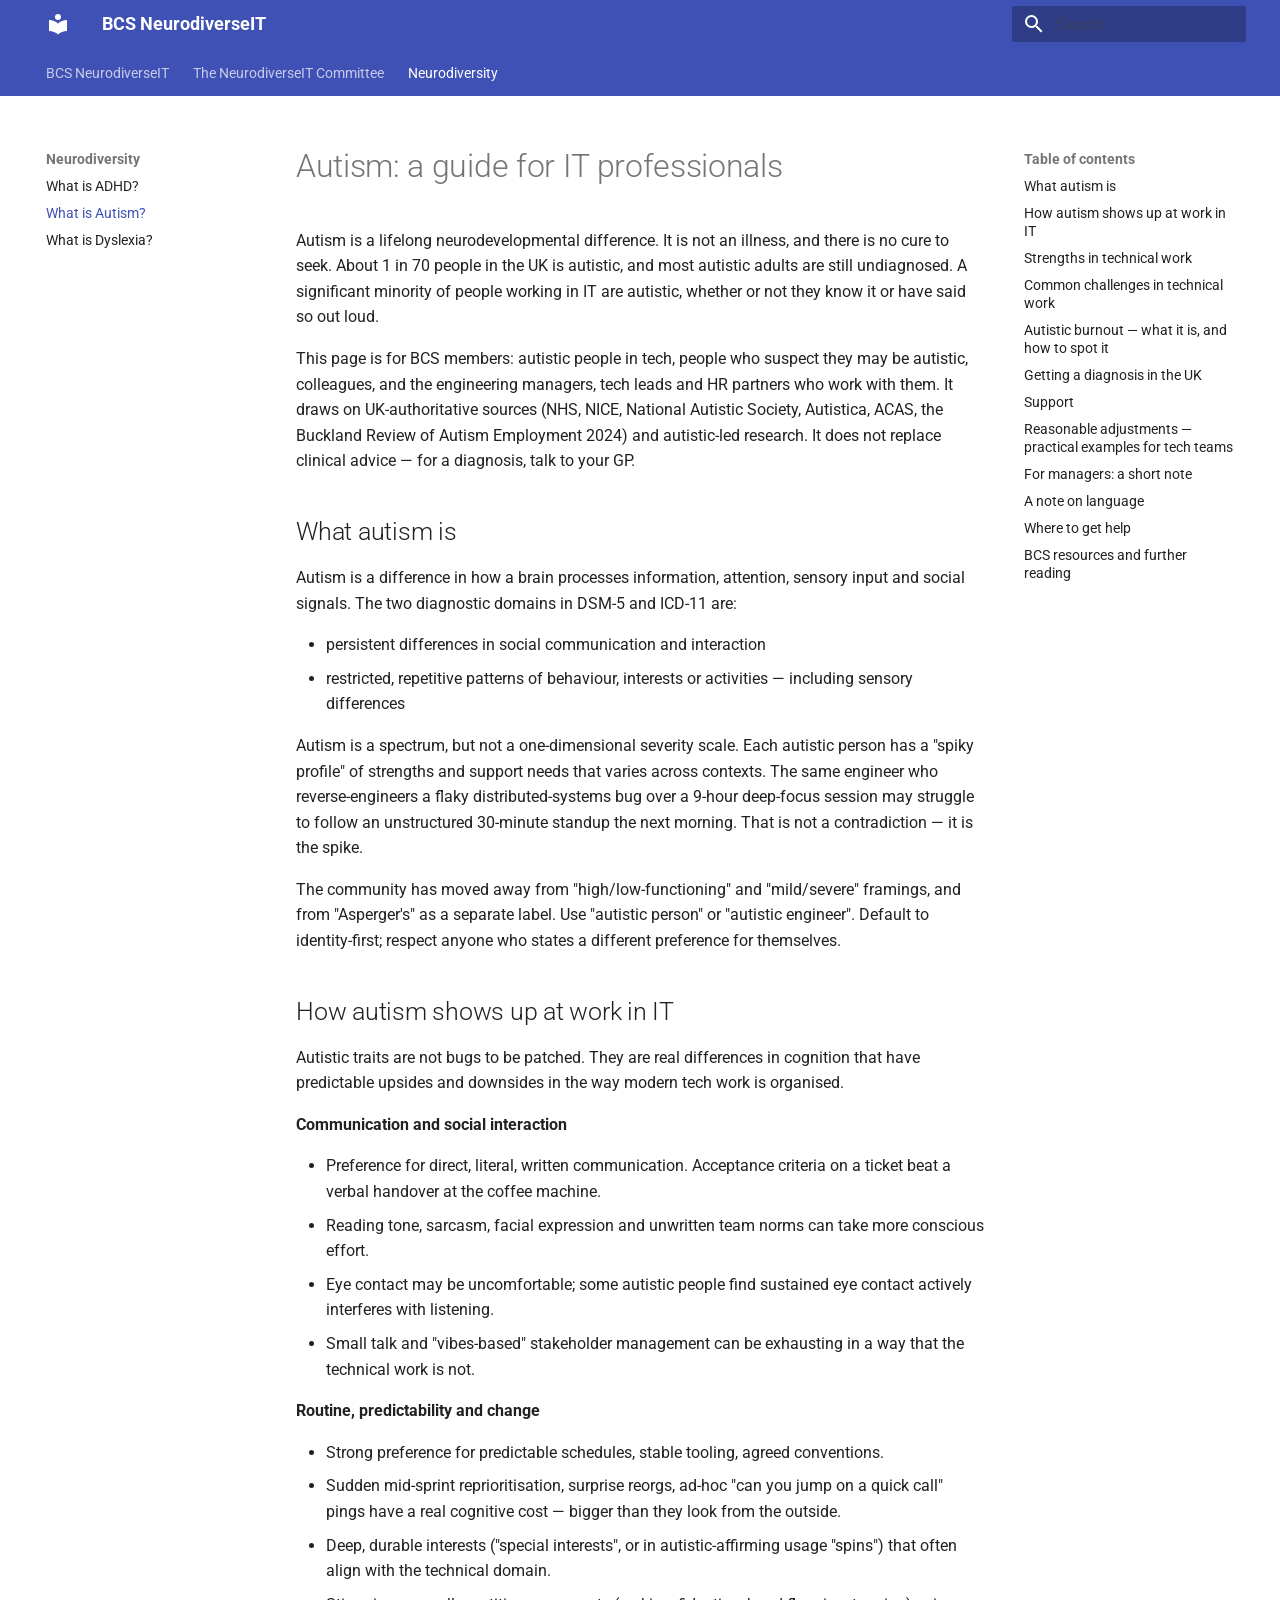
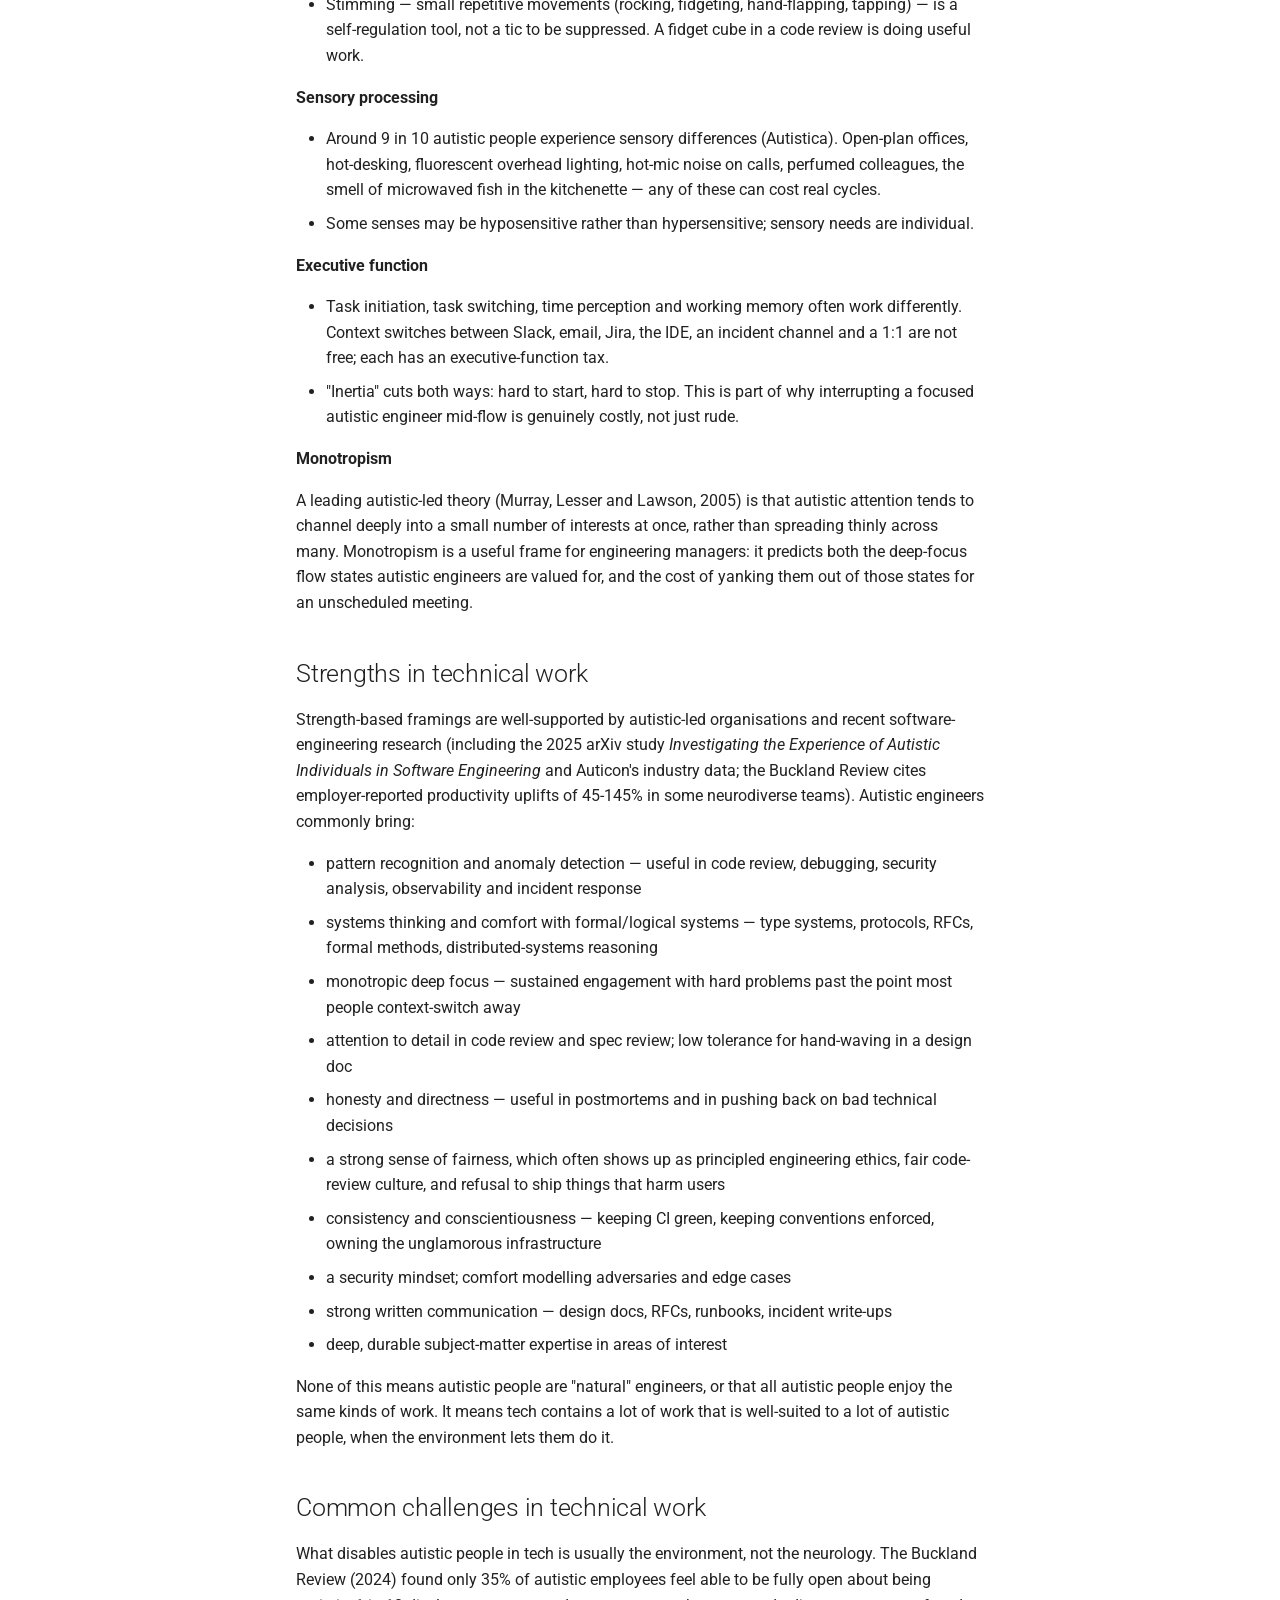
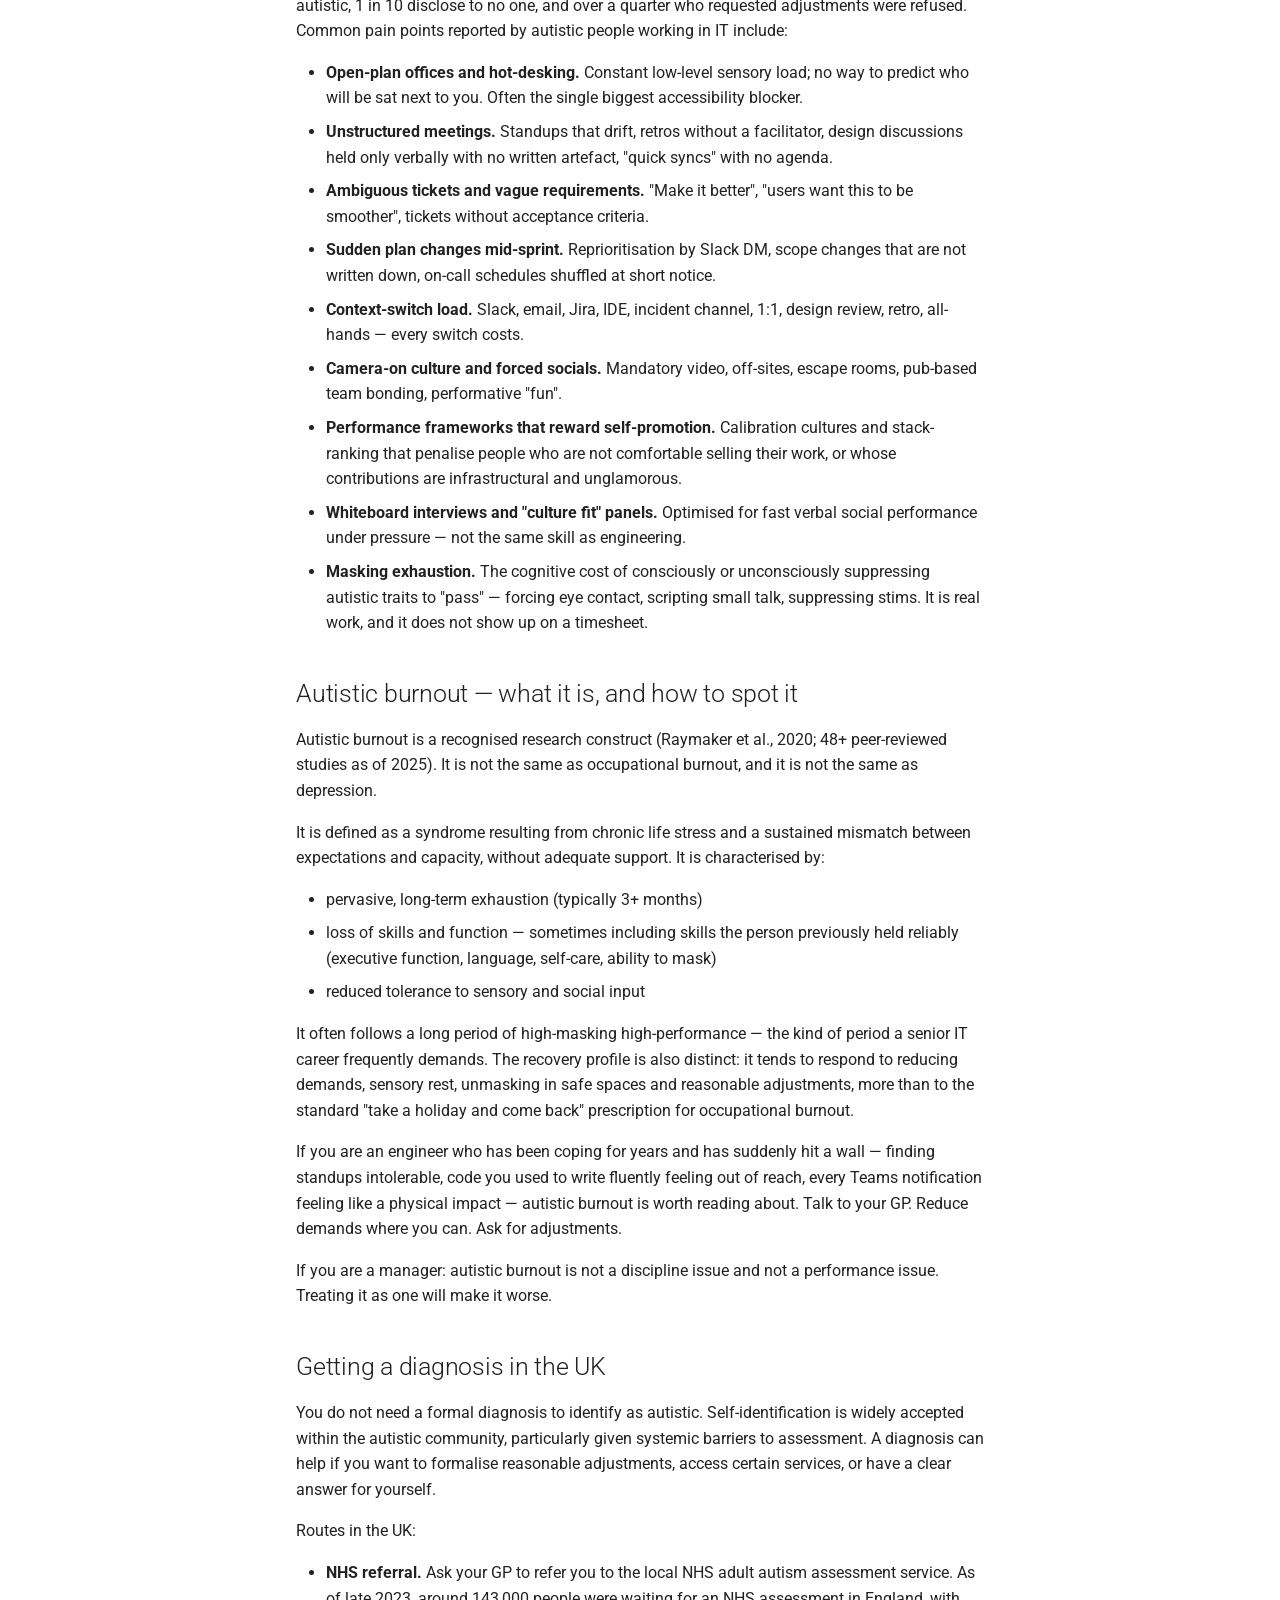
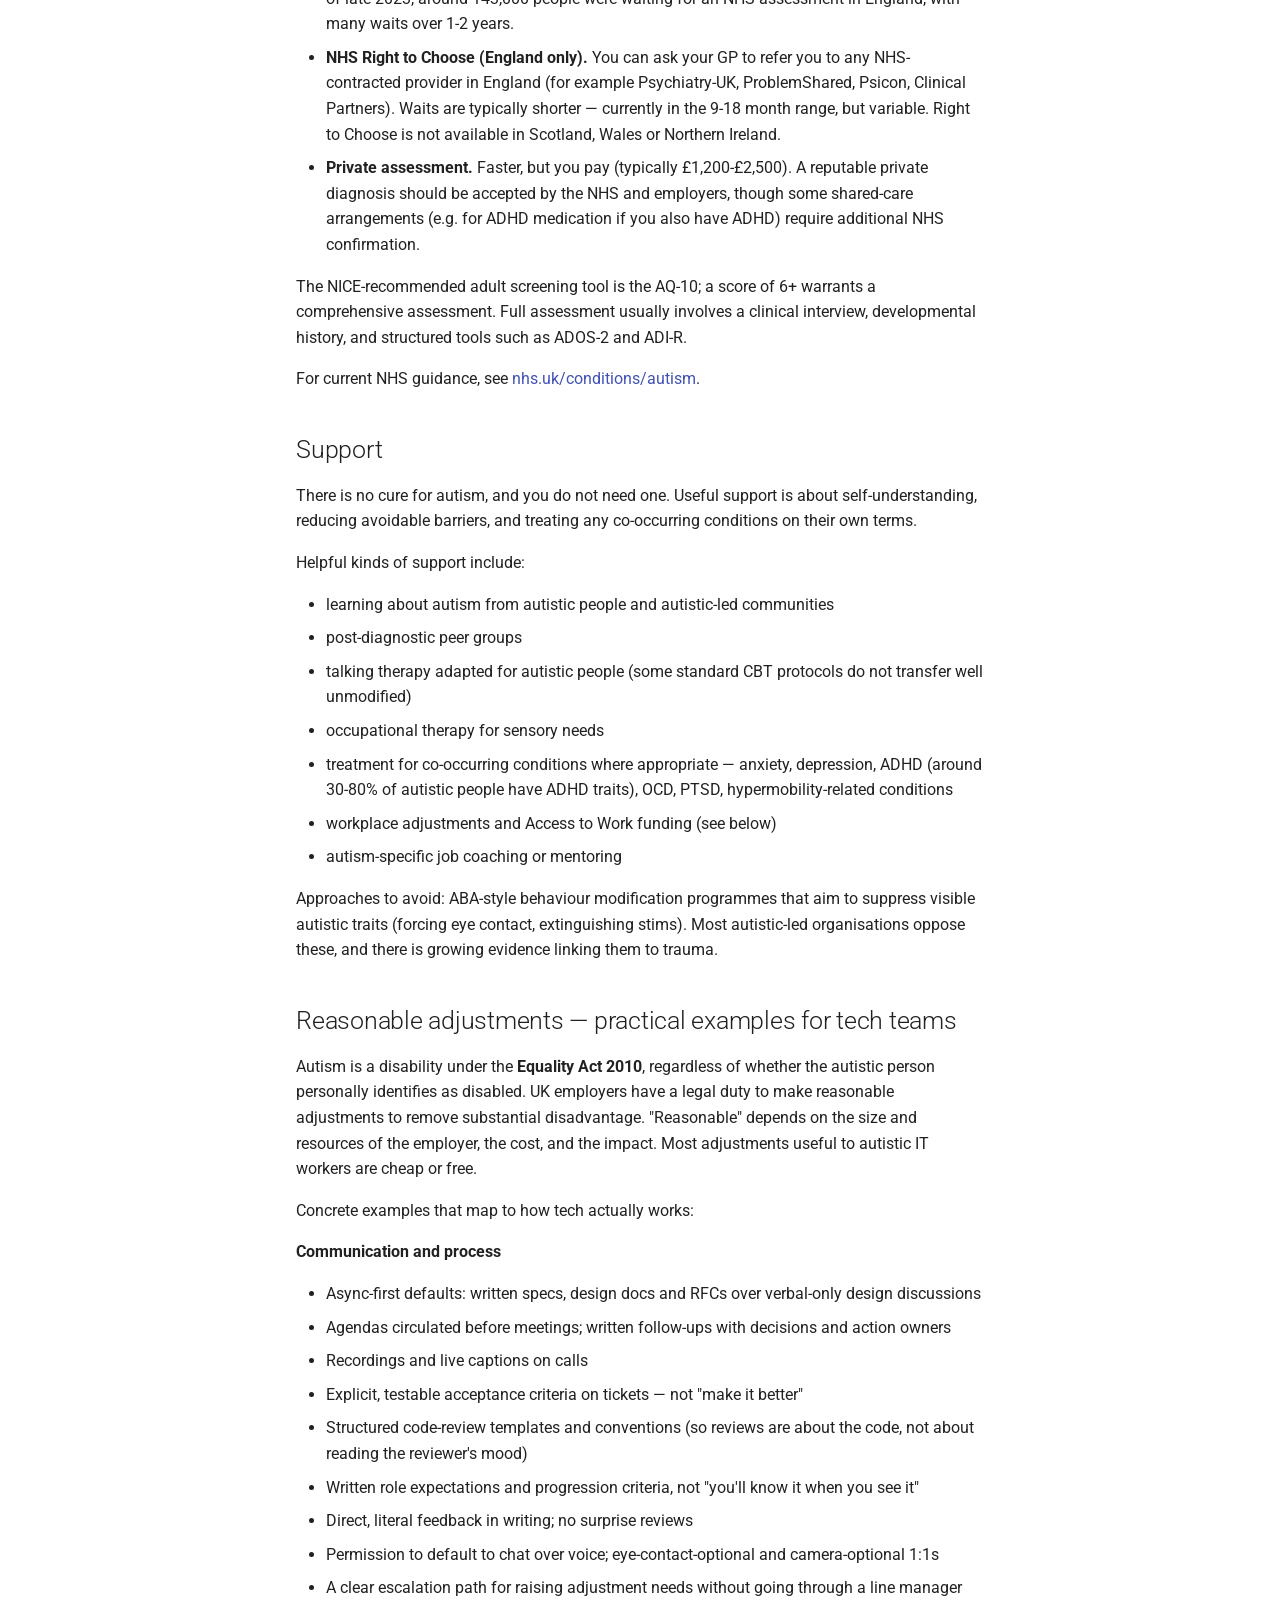
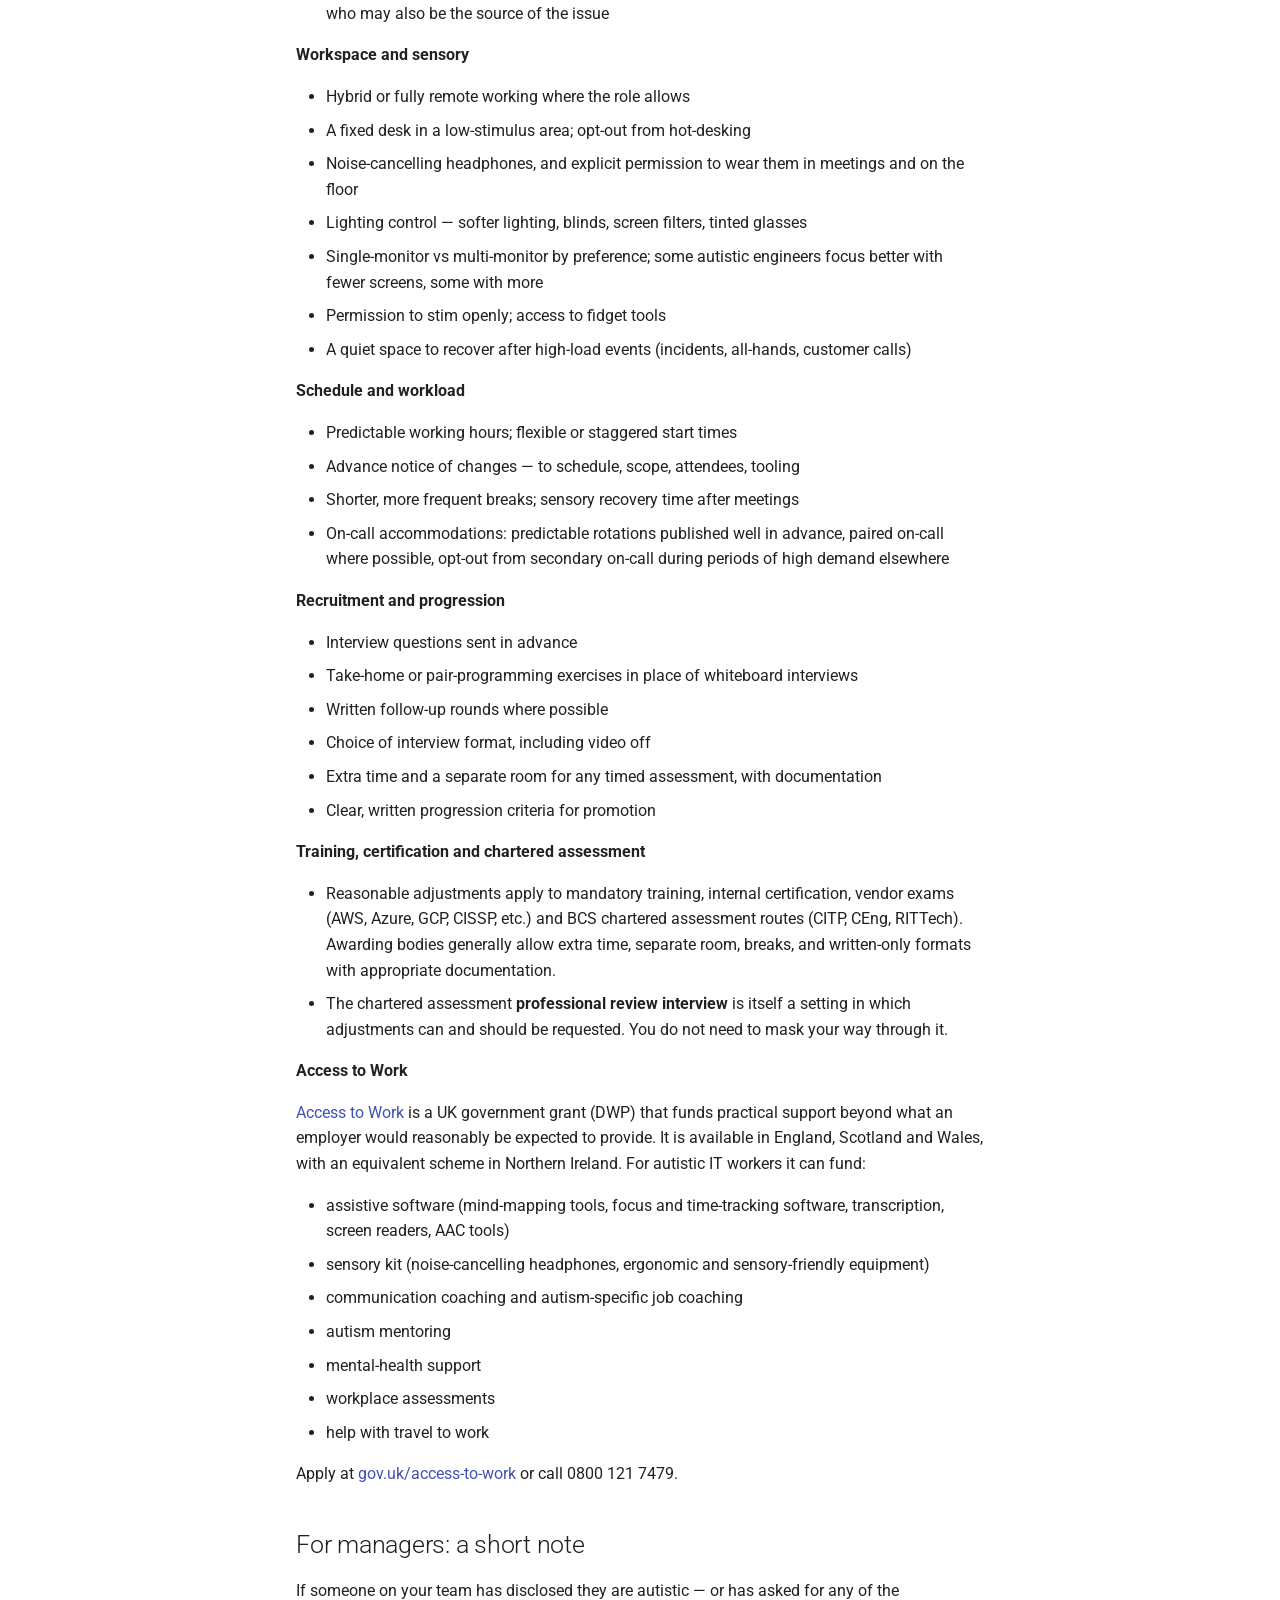
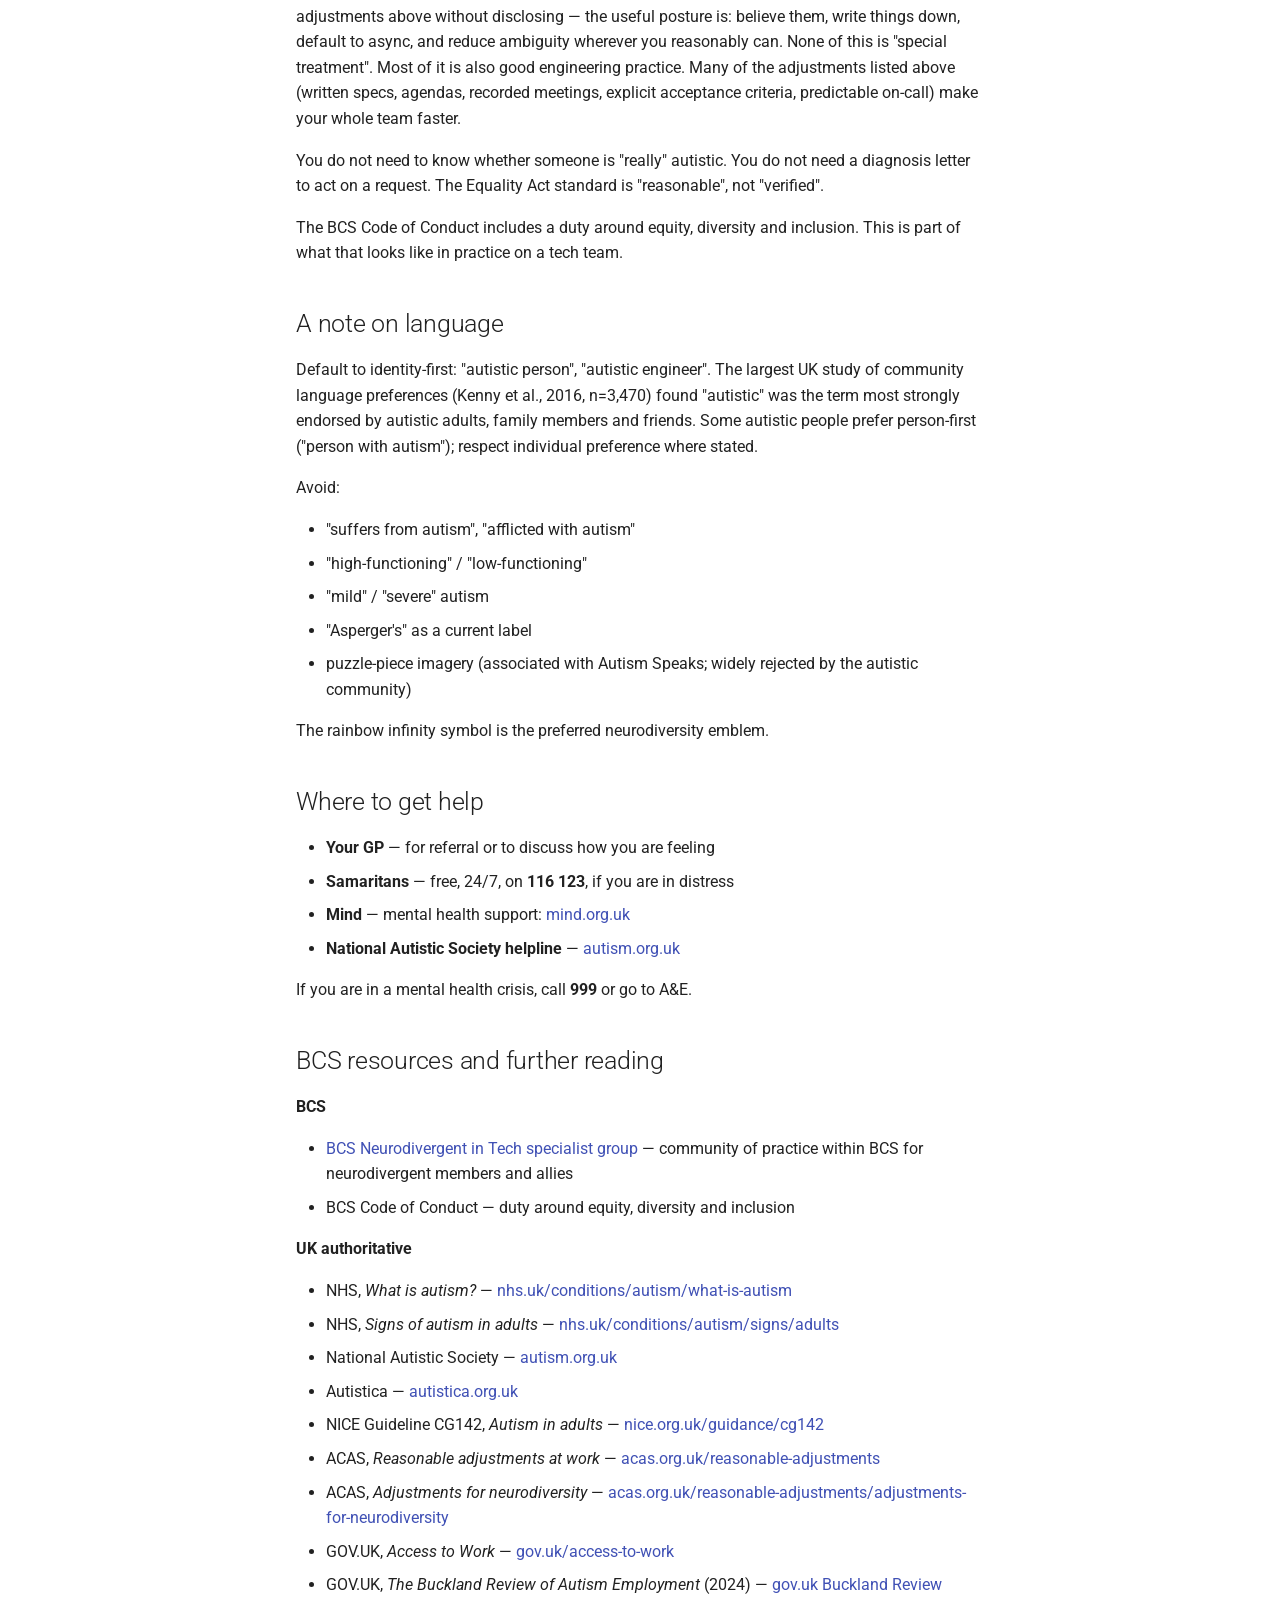
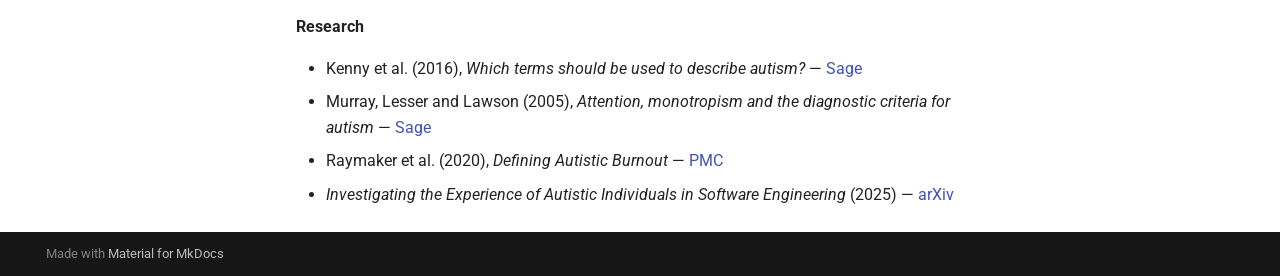
<file: autism/index.html>
<!doctype html>
<html lang="en" class="no-js">
  <head>
    
      <meta charset="utf-8">
      <meta name="viewport" content="width=device-width,initial-scale=1">
      
      
      
        <link rel="canonical" href="https://neurodiverseit.github.io/autism/">
      
      
        <link rel="prev" href="../adhd/">
      
      
        <link rel="next" href="../dyslexia/">
      
      
        
      
      
      <link rel="icon" href="../assets/images/favicon.png">
      <meta name="generator" content="mkdocs-1.6.1, mkdocs-material-9.7.6">
    
    
      
        <title>What is Autism? - BCS NeurodiverseIT</title>
      
    
    
      <link rel="stylesheet" href="../assets/stylesheets/main.484c7ddc.min.css">
      
      


    
    
      
    
    
      
        
        
        <link rel="preconnect" href="https://fonts.gstatic.com" crossorigin>
        <link rel="stylesheet" href="https://fonts.googleapis.com/css?family=Roboto:300,300i,400,400i,700,700i%7CRoboto+Mono:400,400i,700,700i&display=fallback">
        <style>:root{--md-text-font:"Roboto";--md-code-font:"Roboto Mono"}</style>
      
    
    
    <script>__md_scope=new URL("..",location),__md_hash=e=>[...e].reduce(((e,_)=>(e<<5)-e+_.charCodeAt(0)),0),__md_get=(e,_=localStorage,t=__md_scope)=>JSON.parse(_.getItem(t.pathname+"."+e)),__md_set=(e,_,t=localStorage,a=__md_scope)=>{try{t.setItem(a.pathname+"."+e,JSON.stringify(_))}catch(e){}}</script>
    
      

    
    
  </head>
  
  
    <body dir="ltr">
  
    
    <input class="md-toggle" data-md-toggle="drawer" type="checkbox" id="__drawer" autocomplete="off">
    <input class="md-toggle" data-md-toggle="search" type="checkbox" id="__search" autocomplete="off">
    <label class="md-overlay" for="__drawer"></label>
    <div data-md-component="skip">
      
        
        <a href="#autism-a-guide-for-it-professionals" class="md-skip">
          Skip to content
        </a>
      
    </div>
    <div data-md-component="announce">
      
    </div>
    
    
      

<header class="md-header" data-md-component="header">
  <nav class="md-header__inner md-grid" aria-label="Header">
    <a href=".." title="BCS NeurodiverseIT" class="md-header__button md-logo" aria-label="BCS NeurodiverseIT" data-md-component="logo">
      
  
  <svg xmlns="http://www.w3.org/2000/svg" viewBox="0 0 24 24"><path d="M12 8a3 3 0 0 0 3-3 3 3 0 0 0-3-3 3 3 0 0 0-3 3 3 3 0 0 0 3 3m0 3.54C9.64 9.35 6.5 8 3 8v11c3.5 0 6.64 1.35 9 3.54 2.36-2.19 5.5-3.54 9-3.54V8c-3.5 0-6.64 1.35-9 3.54"/></svg>

    </a>
    <label class="md-header__button md-icon" for="__drawer">
      
      <svg xmlns="http://www.w3.org/2000/svg" viewBox="0 0 24 24"><path d="M3 6h18v2H3zm0 5h18v2H3zm0 5h18v2H3z"/></svg>
    </label>
    <div class="md-header__title" data-md-component="header-title">
      <div class="md-header__ellipsis">
        <div class="md-header__topic">
          <span class="md-ellipsis">
            BCS NeurodiverseIT
          </span>
        </div>
        <div class="md-header__topic" data-md-component="header-topic">
          <span class="md-ellipsis">
            
              What is Autism?
            
          </span>
        </div>
      </div>
    </div>
    
    
      <script>var palette=__md_get("__palette");if(palette&&palette.color){if("(prefers-color-scheme)"===palette.color.media){var media=matchMedia("(prefers-color-scheme: light)"),input=document.querySelector(media.matches?"[data-md-color-media='(prefers-color-scheme: light)']":"[data-md-color-media='(prefers-color-scheme: dark)']");palette.color.media=input.getAttribute("data-md-color-media"),palette.color.scheme=input.getAttribute("data-md-color-scheme"),palette.color.primary=input.getAttribute("data-md-color-primary"),palette.color.accent=input.getAttribute("data-md-color-accent")}for(var[key,value]of Object.entries(palette.color))document.body.setAttribute("data-md-color-"+key,value)}</script>
    
    
    
      
      
        <label class="md-header__button md-icon" for="__search">
          
          <svg xmlns="http://www.w3.org/2000/svg" viewBox="0 0 24 24"><path d="M9.5 3A6.5 6.5 0 0 1 16 9.5c0 1.61-.59 3.09-1.56 4.23l.27.27h.79l5 5-1.5 1.5-5-5v-.79l-.27-.27A6.52 6.52 0 0 1 9.5 16 6.5 6.5 0 0 1 3 9.5 6.5 6.5 0 0 1 9.5 3m0 2C7 5 5 7 5 9.5S7 14 9.5 14 14 12 14 9.5 12 5 9.5 5"/></svg>
        </label>
        <div class="md-search" data-md-component="search" role="dialog">
  <label class="md-search__overlay" for="__search"></label>
  <div class="md-search__inner" role="search">
    <form class="md-search__form" name="search">
      <input type="text" class="md-search__input" name="query" aria-label="Search" placeholder="Search" autocapitalize="off" autocorrect="off" autocomplete="off" spellcheck="false" data-md-component="search-query" required>
      <label class="md-search__icon md-icon" for="__search">
        
        <svg xmlns="http://www.w3.org/2000/svg" viewBox="0 0 24 24"><path d="M9.5 3A6.5 6.5 0 0 1 16 9.5c0 1.61-.59 3.09-1.56 4.23l.27.27h.79l5 5-1.5 1.5-5-5v-.79l-.27-.27A6.52 6.52 0 0 1 9.5 16 6.5 6.5 0 0 1 3 9.5 6.5 6.5 0 0 1 9.5 3m0 2C7 5 5 7 5 9.5S7 14 9.5 14 14 12 14 9.5 12 5 9.5 5"/></svg>
        
        <svg xmlns="http://www.w3.org/2000/svg" viewBox="0 0 24 24"><path d="M20 11v2H8l5.5 5.5-1.42 1.42L4.16 12l7.92-7.92L13.5 5.5 8 11z"/></svg>
      </label>
      <nav class="md-search__options" aria-label="Search">
        
        <button type="reset" class="md-search__icon md-icon" title="Clear" aria-label="Clear" tabindex="-1">
          
          <svg xmlns="http://www.w3.org/2000/svg" viewBox="0 0 24 24"><path d="M19 6.41 17.59 5 12 10.59 6.41 5 5 6.41 10.59 12 5 17.59 6.41 19 12 13.41 17.59 19 19 17.59 13.41 12z"/></svg>
        </button>
      </nav>
      
    </form>
    <div class="md-search__output">
      <div class="md-search__scrollwrap" tabindex="0" data-md-scrollfix>
        <div class="md-search-result" data-md-component="search-result">
          <div class="md-search-result__meta">
            Initializing search
          </div>
          <ol class="md-search-result__list" role="presentation"></ol>
        </div>
      </div>
    </div>
  </div>
</div>
      
    
    
  </nav>
  
</header>
    
    <div class="md-container" data-md-component="container">
      
      
        
          
            
<nav class="md-tabs" aria-label="Tabs" data-md-component="tabs">
  <div class="md-grid">
    <ul class="md-tabs__list">
      
        
  
  
  
  
    <li class="md-tabs__item">
      <a href=".." class="md-tabs__link">
        
  
  
    
  
  BCS NeurodiverseIT

      </a>
    </li>
  

      
        
  
  
  
  
    <li class="md-tabs__item">
      <a href="../committee/" class="md-tabs__link">
        
  
  
    
  
  The NeurodiverseIT Committee

      </a>
    </li>
  

      
        
  
  
  
    
  
  
    
    
      <li class="md-tabs__item md-tabs__item--active">
        <a href="../adhd/" class="md-tabs__link">
          
  
  
  Neurodiversity

        </a>
      </li>
    
  

      
    </ul>
  </div>
</nav>
          
        
      
      <main class="md-main" data-md-component="main">
        <div class="md-main__inner md-grid">
          
            
              
              <div class="md-sidebar md-sidebar--primary" data-md-component="sidebar" data-md-type="navigation" >
                <div class="md-sidebar__scrollwrap">
                  <div class="md-sidebar__inner">
                    


  


<nav class="md-nav md-nav--primary md-nav--lifted" aria-label="Navigation" data-md-level="0">
  <label class="md-nav__title" for="__drawer">
    <a href=".." title="BCS NeurodiverseIT" class="md-nav__button md-logo" aria-label="BCS NeurodiverseIT" data-md-component="logo">
      
  
  <svg xmlns="http://www.w3.org/2000/svg" viewBox="0 0 24 24"><path d="M12 8a3 3 0 0 0 3-3 3 3 0 0 0-3-3 3 3 0 0 0-3 3 3 3 0 0 0 3 3m0 3.54C9.64 9.35 6.5 8 3 8v11c3.5 0 6.64 1.35 9 3.54 2.36-2.19 5.5-3.54 9-3.54V8c-3.5 0-6.64 1.35-9 3.54"/></svg>

    </a>
    BCS NeurodiverseIT
  </label>
  
  <ul class="md-nav__list" data-md-scrollfix>
    
      
      
  
  
  
  
    <li class="md-nav__item">
      <a href=".." class="md-nav__link">
        
  
  
  <span class="md-ellipsis">
    
  
    BCS NeurodiverseIT
  

    
  </span>
  
  

      </a>
    </li>
  

    
      
      
  
  
  
  
    <li class="md-nav__item">
      <a href="../committee/" class="md-nav__link">
        
  
  
  <span class="md-ellipsis">
    
  
    The NeurodiverseIT Committee
  

    
  </span>
  
  

      </a>
    </li>
  

    
      
      
  
  
    
  
  
  
    
    
    
    
      
        
        
      
      
    
    
    <li class="md-nav__item md-nav__item--active md-nav__item--section md-nav__item--nested">
      
        
        
        <input class="md-nav__toggle md-toggle " type="checkbox" id="__nav_3" checked>
        
          
          <label class="md-nav__link" for="__nav_3" id="__nav_3_label" tabindex="">
            
  
  
  <span class="md-ellipsis">
    
  
    Neurodiversity
  

    
  </span>
  
  

            <span class="md-nav__icon md-icon"></span>
          </label>
        
        <nav class="md-nav" data-md-level="1" aria-labelledby="__nav_3_label" aria-expanded="true">
          <label class="md-nav__title" for="__nav_3">
            <span class="md-nav__icon md-icon"></span>
            
  
    Neurodiversity
  

          </label>
          <ul class="md-nav__list" data-md-scrollfix>
            
              
                
  
  
  
  
    <li class="md-nav__item">
      <a href="../adhd/" class="md-nav__link">
        
  
  
  <span class="md-ellipsis">
    
  
    What is ADHD?
  

    
  </span>
  
  

      </a>
    </li>
  

              
            
              
                
  
  
    
  
  
  
    <li class="md-nav__item md-nav__item--active">
      
      <input class="md-nav__toggle md-toggle" type="checkbox" id="__toc">
      
      
        
      
      
        <label class="md-nav__link md-nav__link--active" for="__toc">
          
  
  
  <span class="md-ellipsis">
    
  
    What is Autism?
  

    
  </span>
  
  

          <span class="md-nav__icon md-icon"></span>
        </label>
      
      <a href="./" class="md-nav__link md-nav__link--active">
        
  
  
  <span class="md-ellipsis">
    
  
    What is Autism?
  

    
  </span>
  
  

      </a>
      
        

<nav class="md-nav md-nav--secondary" aria-label="Table of contents">
  
  
  
    
  
  
    <label class="md-nav__title" for="__toc">
      <span class="md-nav__icon md-icon"></span>
      Table of contents
    </label>
    <ul class="md-nav__list" data-md-component="toc" data-md-scrollfix>
      
        <li class="md-nav__item">
  <a href="#what-autism-is" class="md-nav__link">
    <span class="md-ellipsis">
      
        What autism is
      
    </span>
  </a>
  
</li>
      
        <li class="md-nav__item">
  <a href="#how-autism-shows-up-at-work-in-it" class="md-nav__link">
    <span class="md-ellipsis">
      
        How autism shows up at work in IT
      
    </span>
  </a>
  
</li>
      
        <li class="md-nav__item">
  <a href="#strengths-in-technical-work" class="md-nav__link">
    <span class="md-ellipsis">
      
        Strengths in technical work
      
    </span>
  </a>
  
</li>
      
        <li class="md-nav__item">
  <a href="#common-challenges-in-technical-work" class="md-nav__link">
    <span class="md-ellipsis">
      
        Common challenges in technical work
      
    </span>
  </a>
  
</li>
      
        <li class="md-nav__item">
  <a href="#autistic-burnout-what-it-is-and-how-to-spot-it" class="md-nav__link">
    <span class="md-ellipsis">
      
        Autistic burnout — what it is, and how to spot it
      
    </span>
  </a>
  
</li>
      
        <li class="md-nav__item">
  <a href="#getting-a-diagnosis-in-the-uk" class="md-nav__link">
    <span class="md-ellipsis">
      
        Getting a diagnosis in the UK
      
    </span>
  </a>
  
</li>
      
        <li class="md-nav__item">
  <a href="#support" class="md-nav__link">
    <span class="md-ellipsis">
      
        Support
      
    </span>
  </a>
  
</li>
      
        <li class="md-nav__item">
  <a href="#reasonable-adjustments-practical-examples-for-tech-teams" class="md-nav__link">
    <span class="md-ellipsis">
      
        Reasonable adjustments — practical examples for tech teams
      
    </span>
  </a>
  
</li>
      
        <li class="md-nav__item">
  <a href="#for-managers-a-short-note" class="md-nav__link">
    <span class="md-ellipsis">
      
        For managers: a short note
      
    </span>
  </a>
  
</li>
      
        <li class="md-nav__item">
  <a href="#a-note-on-language" class="md-nav__link">
    <span class="md-ellipsis">
      
        A note on language
      
    </span>
  </a>
  
</li>
      
        <li class="md-nav__item">
  <a href="#where-to-get-help" class="md-nav__link">
    <span class="md-ellipsis">
      
        Where to get help
      
    </span>
  </a>
  
</li>
      
        <li class="md-nav__item">
  <a href="#bcs-resources-and-further-reading" class="md-nav__link">
    <span class="md-ellipsis">
      
        BCS resources and further reading
      
    </span>
  </a>
  
</li>
      
    </ul>
  
</nav>
      
    </li>
  

              
            
              
                
  
  
  
  
    <li class="md-nav__item">
      <a href="../dyslexia/" class="md-nav__link">
        
  
  
  <span class="md-ellipsis">
    
  
    What is Dyslexia?
  

    
  </span>
  
  

      </a>
    </li>
  

              
            
          </ul>
        </nav>
      
    </li>
  

    
  </ul>
</nav>
                  </div>
                </div>
              </div>
            
            
              
              <div class="md-sidebar md-sidebar--secondary" data-md-component="sidebar" data-md-type="toc" >
                <div class="md-sidebar__scrollwrap">
                  <div class="md-sidebar__inner">
                    

<nav class="md-nav md-nav--secondary" aria-label="Table of contents">
  
  
  
    
  
  
    <label class="md-nav__title" for="__toc">
      <span class="md-nav__icon md-icon"></span>
      Table of contents
    </label>
    <ul class="md-nav__list" data-md-component="toc" data-md-scrollfix>
      
        <li class="md-nav__item">
  <a href="#what-autism-is" class="md-nav__link">
    <span class="md-ellipsis">
      
        What autism is
      
    </span>
  </a>
  
</li>
      
        <li class="md-nav__item">
  <a href="#how-autism-shows-up-at-work-in-it" class="md-nav__link">
    <span class="md-ellipsis">
      
        How autism shows up at work in IT
      
    </span>
  </a>
  
</li>
      
        <li class="md-nav__item">
  <a href="#strengths-in-technical-work" class="md-nav__link">
    <span class="md-ellipsis">
      
        Strengths in technical work
      
    </span>
  </a>
  
</li>
      
        <li class="md-nav__item">
  <a href="#common-challenges-in-technical-work" class="md-nav__link">
    <span class="md-ellipsis">
      
        Common challenges in technical work
      
    </span>
  </a>
  
</li>
      
        <li class="md-nav__item">
  <a href="#autistic-burnout-what-it-is-and-how-to-spot-it" class="md-nav__link">
    <span class="md-ellipsis">
      
        Autistic burnout — what it is, and how to spot it
      
    </span>
  </a>
  
</li>
      
        <li class="md-nav__item">
  <a href="#getting-a-diagnosis-in-the-uk" class="md-nav__link">
    <span class="md-ellipsis">
      
        Getting a diagnosis in the UK
      
    </span>
  </a>
  
</li>
      
        <li class="md-nav__item">
  <a href="#support" class="md-nav__link">
    <span class="md-ellipsis">
      
        Support
      
    </span>
  </a>
  
</li>
      
        <li class="md-nav__item">
  <a href="#reasonable-adjustments-practical-examples-for-tech-teams" class="md-nav__link">
    <span class="md-ellipsis">
      
        Reasonable adjustments — practical examples for tech teams
      
    </span>
  </a>
  
</li>
      
        <li class="md-nav__item">
  <a href="#for-managers-a-short-note" class="md-nav__link">
    <span class="md-ellipsis">
      
        For managers: a short note
      
    </span>
  </a>
  
</li>
      
        <li class="md-nav__item">
  <a href="#a-note-on-language" class="md-nav__link">
    <span class="md-ellipsis">
      
        A note on language
      
    </span>
  </a>
  
</li>
      
        <li class="md-nav__item">
  <a href="#where-to-get-help" class="md-nav__link">
    <span class="md-ellipsis">
      
        Where to get help
      
    </span>
  </a>
  
</li>
      
        <li class="md-nav__item">
  <a href="#bcs-resources-and-further-reading" class="md-nav__link">
    <span class="md-ellipsis">
      
        BCS resources and further reading
      
    </span>
  </a>
  
</li>
      
    </ul>
  
</nav>
                  </div>
                </div>
              </div>
            
          
          
            <div class="md-content" data-md-component="content">
              
              <article class="md-content__inner md-typeset">
                
                  



<h1 id="autism-a-guide-for-it-professionals">Autism: a guide for IT professionals</h1>
<p>Autism is a lifelong neurodevelopmental difference. It is not an illness, and there is no cure to seek. About 1 in 70 people in the UK is autistic, and most autistic adults are still undiagnosed. A significant minority of people working in IT are autistic, whether or not they know it or have said so out loud.</p>
<p>This page is for BCS members: autistic people in tech, people who suspect they may be autistic, colleagues, and the engineering managers, tech leads and HR partners who work with them. It draws on UK-authoritative sources (NHS, NICE, National Autistic Society, Autistica, ACAS, the Buckland Review of Autism Employment 2024) and autistic-led research. It does not replace clinical advice — for a diagnosis, talk to your GP.</p>
<h2 id="what-autism-is">What autism is</h2>
<p>Autism is a difference in how a brain processes information, attention, sensory input and social signals. The two diagnostic domains in DSM-5 and ICD-11 are:</p>
<ul>
<li>persistent differences in social communication and interaction</li>
<li>restricted, repetitive patterns of behaviour, interests or activities — including sensory differences</li>
</ul>
<p>Autism is a spectrum, but not a one-dimensional severity scale. Each autistic person has a "spiky profile" of strengths and support needs that varies across contexts. The same engineer who reverse-engineers a flaky distributed-systems bug over a 9-hour deep-focus session may struggle to follow an unstructured 30-minute standup the next morning. That is not a contradiction — it is the spike.</p>
<p>The community has moved away from "high/low-functioning" and "mild/severe" framings, and from "Asperger's" as a separate label. Use "autistic person" or "autistic engineer". Default to identity-first; respect anyone who states a different preference for themselves.</p>
<h2 id="how-autism-shows-up-at-work-in-it">How autism shows up at work in IT</h2>
<p>Autistic traits are not bugs to be patched. They are real differences in cognition that have predictable upsides and downsides in the way modern tech work is organised.</p>
<p><strong>Communication and social interaction</strong></p>
<ul>
<li>Preference for direct, literal, written communication. Acceptance criteria on a ticket beat a verbal handover at the coffee machine.</li>
<li>Reading tone, sarcasm, facial expression and unwritten team norms can take more conscious effort.</li>
<li>Eye contact may be uncomfortable; some autistic people find sustained eye contact actively interferes with listening.</li>
<li>Small talk and "vibes-based" stakeholder management can be exhausting in a way that the technical work is not.</li>
</ul>
<p><strong>Routine, predictability and change</strong></p>
<ul>
<li>Strong preference for predictable schedules, stable tooling, agreed conventions.</li>
<li>Sudden mid-sprint reprioritisation, surprise reorgs, ad-hoc "can you jump on a quick call" pings have a real cognitive cost — bigger than they look from the outside.</li>
<li>Deep, durable interests ("special interests", or in autistic-affirming usage "spins") that often align with the technical domain.</li>
<li>Stimming — small repetitive movements (rocking, fidgeting, hand-flapping, tapping) — is a self-regulation tool, not a tic to be suppressed. A fidget cube in a code review is doing useful work.</li>
</ul>
<p><strong>Sensory processing</strong></p>
<ul>
<li>Around 9 in 10 autistic people experience sensory differences (Autistica). Open-plan offices, hot-desking, fluorescent overhead lighting, hot-mic noise on calls, perfumed colleagues, the smell of microwaved fish in the kitchenette — any of these can cost real cycles.</li>
<li>Some senses may be hyposensitive rather than hypersensitive; sensory needs are individual.</li>
</ul>
<p><strong>Executive function</strong></p>
<ul>
<li>Task initiation, task switching, time perception and working memory often work differently. Context switches between Slack, email, Jira, the IDE, an incident channel and a 1:1 are not free; each has an executive-function tax.</li>
<li>"Inertia" cuts both ways: hard to start, hard to stop. This is part of why interrupting a focused autistic engineer mid-flow is genuinely costly, not just rude.</li>
</ul>
<p><strong>Monotropism</strong></p>
<p>A leading autistic-led theory (Murray, Lesser and Lawson, 2005) is that autistic attention tends to channel deeply into a small number of interests at once, rather than spreading thinly across many. Monotropism is a useful frame for engineering managers: it predicts both the deep-focus flow states autistic engineers are valued for, and the cost of yanking them out of those states for an unscheduled meeting.</p>
<h2 id="strengths-in-technical-work">Strengths in technical work</h2>
<p>Strength-based framings are well-supported by autistic-led organisations and recent software-engineering research (including the 2025 arXiv study <em>Investigating the Experience of Autistic Individuals in Software Engineering</em> and Auticon's industry data; the Buckland Review cites employer-reported productivity uplifts of 45-145% in some neurodiverse teams). Autistic engineers commonly bring:</p>
<ul>
<li>pattern recognition and anomaly detection — useful in code review, debugging, security analysis, observability and incident response</li>
<li>systems thinking and comfort with formal/logical systems — type systems, protocols, RFCs, formal methods, distributed-systems reasoning</li>
<li>monotropic deep focus — sustained engagement with hard problems past the point most people context-switch away</li>
<li>attention to detail in code review and spec review; low tolerance for hand-waving in a design doc</li>
<li>honesty and directness — useful in postmortems and in pushing back on bad technical decisions</li>
<li>a strong sense of fairness, which often shows up as principled engineering ethics, fair code-review culture, and refusal to ship things that harm users</li>
<li>consistency and conscientiousness — keeping CI green, keeping conventions enforced, owning the unglamorous infrastructure</li>
<li>a security mindset; comfort modelling adversaries and edge cases</li>
<li>strong written communication — design docs, RFCs, runbooks, incident write-ups</li>
<li>deep, durable subject-matter expertise in areas of interest</li>
</ul>
<p>None of this means autistic people are "natural" engineers, or that all autistic people enjoy the same kinds of work. It means tech contains a lot of work that is well-suited to a lot of autistic people, when the environment lets them do it.</p>
<h2 id="common-challenges-in-technical-work">Common challenges in technical work</h2>
<p>What disables autistic people in tech is usually the environment, not the neurology. The Buckland Review (2024) found only 35% of autistic employees feel able to be fully open about being autistic, 1 in 10 disclose to no one, and over a quarter who requested adjustments were refused. Common pain points reported by autistic people working in IT include:</p>
<ul>
<li><strong>Open-plan offices and hot-desking.</strong> Constant low-level sensory load; no way to predict who will be sat next to you. Often the single biggest accessibility blocker.</li>
<li><strong>Unstructured meetings.</strong> Standups that drift, retros without a facilitator, design discussions held only verbally with no written artefact, "quick syncs" with no agenda.</li>
<li><strong>Ambiguous tickets and vague requirements.</strong> "Make it better", "users want this to be smoother", tickets without acceptance criteria.</li>
<li><strong>Sudden plan changes mid-sprint.</strong> Reprioritisation by Slack DM, scope changes that are not written down, on-call schedules shuffled at short notice.</li>
<li><strong>Context-switch load.</strong> Slack, email, Jira, IDE, incident channel, 1:1, design review, retro, all-hands — every switch costs.</li>
<li><strong>Camera-on culture and forced socials.</strong> Mandatory video, off-sites, escape rooms, pub-based team bonding, performative "fun".</li>
<li><strong>Performance frameworks that reward self-promotion.</strong> Calibration cultures and stack-ranking that penalise people who are not comfortable selling their work, or whose contributions are infrastructural and unglamorous.</li>
<li><strong>Whiteboard interviews and "culture fit" panels.</strong> Optimised for fast verbal social performance under pressure — not the same skill as engineering.</li>
<li><strong>Masking exhaustion.</strong> The cognitive cost of consciously or unconsciously suppressing autistic traits to "pass" — forcing eye contact, scripting small talk, suppressing stims. It is real work, and it does not show up on a timesheet.</li>
</ul>
<h2 id="autistic-burnout-what-it-is-and-how-to-spot-it">Autistic burnout — what it is, and how to spot it</h2>
<p>Autistic burnout is a recognised research construct (Raymaker et al., 2020; 48+ peer-reviewed studies as of 2025). It is not the same as occupational burnout, and it is not the same as depression.</p>
<p>It is defined as a syndrome resulting from chronic life stress and a sustained mismatch between expectations and capacity, without adequate support. It is characterised by:</p>
<ul>
<li>pervasive, long-term exhaustion (typically 3+ months)</li>
<li>loss of skills and function — sometimes including skills the person previously held reliably (executive function, language, self-care, ability to mask)</li>
<li>reduced tolerance to sensory and social input</li>
</ul>
<p>It often follows a long period of high-masking high-performance — the kind of period a senior IT career frequently demands. The recovery profile is also distinct: it tends to respond to reducing demands, sensory rest, unmasking in safe spaces and reasonable adjustments, more than to the standard "take a holiday and come back" prescription for occupational burnout.</p>
<p>If you are an engineer who has been coping for years and has suddenly hit a wall — finding standups intolerable, code you used to write fluently feeling out of reach, every Teams notification feeling like a physical impact — autistic burnout is worth reading about. Talk to your GP. Reduce demands where you can. Ask for adjustments.</p>
<p>If you are a manager: autistic burnout is not a discipline issue and not a performance issue. Treating it as one will make it worse.</p>
<h2 id="getting-a-diagnosis-in-the-uk">Getting a diagnosis in the UK</h2>
<p>You do not need a formal diagnosis to identify as autistic. Self-identification is widely accepted within the autistic community, particularly given systemic barriers to assessment. A diagnosis can help if you want to formalise reasonable adjustments, access certain services, or have a clear answer for yourself.</p>
<p>Routes in the UK:</p>
<ul>
<li><strong>NHS referral.</strong> Ask your GP to refer you to the local NHS adult autism assessment service. As of late 2023, around 143,000 people were waiting for an NHS assessment in England, with many waits over 1-2 years.</li>
<li><strong>NHS Right to Choose (England only).</strong> You can ask your GP to refer you to any NHS-contracted provider in England (for example Psychiatry-UK, ProblemShared, Psicon, Clinical Partners). Waits are typically shorter — currently in the 9-18 month range, but variable. Right to Choose is not available in Scotland, Wales or Northern Ireland.</li>
<li><strong>Private assessment.</strong> Faster, but you pay (typically £1,200-£2,500). A reputable private diagnosis should be accepted by the NHS and employers, though some shared-care arrangements (e.g. for ADHD medication if you also have ADHD) require additional NHS confirmation.</li>
</ul>
<p>The NICE-recommended adult screening tool is the AQ-10; a score of 6+ warrants a comprehensive assessment. Full assessment usually involves a clinical interview, developmental history, and structured tools such as ADOS-2 and ADI-R.</p>
<p>For current NHS guidance, see <a href="https://www.nhs.uk/conditions/autism/">nhs.uk/conditions/autism</a>.</p>
<h2 id="support">Support</h2>
<p>There is no cure for autism, and you do not need one. Useful support is about self-understanding, reducing avoidable barriers, and treating any co-occurring conditions on their own terms.</p>
<p>Helpful kinds of support include:</p>
<ul>
<li>learning about autism from autistic people and autistic-led communities</li>
<li>post-diagnostic peer groups</li>
<li>talking therapy adapted for autistic people (some standard CBT protocols do not transfer well unmodified)</li>
<li>occupational therapy for sensory needs</li>
<li>treatment for co-occurring conditions where appropriate — anxiety, depression, ADHD (around 30-80% of autistic people have ADHD traits), OCD, PTSD, hypermobility-related conditions</li>
<li>workplace adjustments and Access to Work funding (see below)</li>
<li>autism-specific job coaching or mentoring</li>
</ul>
<p>Approaches to avoid: ABA-style behaviour modification programmes that aim to suppress visible autistic traits (forcing eye contact, extinguishing stims). Most autistic-led organisations oppose these, and there is growing evidence linking them to trauma.</p>
<h2 id="reasonable-adjustments-practical-examples-for-tech-teams">Reasonable adjustments — practical examples for tech teams</h2>
<p>Autism is a disability under the <strong>Equality Act 2010</strong>, regardless of whether the autistic person personally identifies as disabled. UK employers have a legal duty to make reasonable adjustments to remove substantial disadvantage. "Reasonable" depends on the size and resources of the employer, the cost, and the impact. Most adjustments useful to autistic IT workers are cheap or free.</p>
<p>Concrete examples that map to how tech actually works:</p>
<p><strong>Communication and process</strong></p>
<ul>
<li>Async-first defaults: written specs, design docs and RFCs over verbal-only design discussions</li>
<li>Agendas circulated before meetings; written follow-ups with decisions and action owners</li>
<li>Recordings and live captions on calls</li>
<li>Explicit, testable acceptance criteria on tickets — not "make it better"</li>
<li>Structured code-review templates and conventions (so reviews are about the code, not about reading the reviewer's mood)</li>
<li>Written role expectations and progression criteria, not "you'll know it when you see it"</li>
<li>Direct, literal feedback in writing; no surprise reviews</li>
<li>Permission to default to chat over voice; eye-contact-optional and camera-optional 1:1s</li>
<li>A clear escalation path for raising adjustment needs without going through a line manager who may also be the source of the issue</li>
</ul>
<p><strong>Workspace and sensory</strong></p>
<ul>
<li>Hybrid or fully remote working where the role allows</li>
<li>A fixed desk in a low-stimulus area; opt-out from hot-desking</li>
<li>Noise-cancelling headphones, and explicit permission to wear them in meetings and on the floor</li>
<li>Lighting control — softer lighting, blinds, screen filters, tinted glasses</li>
<li>Single-monitor vs multi-monitor by preference; some autistic engineers focus better with fewer screens, some with more</li>
<li>Permission to stim openly; access to fidget tools</li>
<li>A quiet space to recover after high-load events (incidents, all-hands, customer calls)</li>
</ul>
<p><strong>Schedule and workload</strong></p>
<ul>
<li>Predictable working hours; flexible or staggered start times</li>
<li>Advance notice of changes — to schedule, scope, attendees, tooling</li>
<li>Shorter, more frequent breaks; sensory recovery time after meetings</li>
<li>On-call accommodations: predictable rotations published well in advance, paired on-call where possible, opt-out from secondary on-call during periods of high demand elsewhere</li>
</ul>
<p><strong>Recruitment and progression</strong></p>
<ul>
<li>Interview questions sent in advance</li>
<li>Take-home or pair-programming exercises in place of whiteboard interviews</li>
<li>Written follow-up rounds where possible</li>
<li>Choice of interview format, including video off</li>
<li>Extra time and a separate room for any timed assessment, with documentation</li>
<li>Clear, written progression criteria for promotion</li>
</ul>
<p><strong>Training, certification and chartered assessment</strong></p>
<ul>
<li>Reasonable adjustments apply to mandatory training, internal certification, vendor exams (AWS, Azure, GCP, CISSP, etc.) and BCS chartered assessment routes (CITP, CEng, RITTech). Awarding bodies generally allow extra time, separate room, breaks, and written-only formats with appropriate documentation.</li>
<li>The chartered assessment <strong>professional review interview</strong> is itself a setting in which adjustments can and should be requested. You do not need to mask your way through it.</li>
</ul>
<p><strong>Access to Work</strong></p>
<p><a href="https://www.gov.uk/access-to-work">Access to Work</a> is a UK government grant (DWP) that funds practical support beyond what an employer would reasonably be expected to provide. It is available in England, Scotland and Wales, with an equivalent scheme in Northern Ireland. For autistic IT workers it can fund:</p>
<ul>
<li>assistive software (mind-mapping tools, focus and time-tracking software, transcription, screen readers, AAC tools)</li>
<li>sensory kit (noise-cancelling headphones, ergonomic and sensory-friendly equipment)</li>
<li>communication coaching and autism-specific job coaching</li>
<li>autism mentoring</li>
<li>mental-health support</li>
<li>workplace assessments</li>
<li>help with travel to work</li>
</ul>
<p>Apply at <a href="https://www.gov.uk/access-to-work">gov.uk/access-to-work</a> or call 0800 121 7479.</p>
<h2 id="for-managers-a-short-note">For managers: a short note</h2>
<p>If someone on your team has disclosed they are autistic — or has asked for any of the adjustments above without disclosing — the useful posture is: believe them, write things down, default to async, and reduce ambiguity wherever you reasonably can. None of this is "special treatment". Most of it is also good engineering practice. Many of the adjustments listed above (written specs, agendas, recorded meetings, explicit acceptance criteria, predictable on-call) make your whole team faster.</p>
<p>You do not need to know whether someone is "really" autistic. You do not need a diagnosis letter to act on a request. The Equality Act standard is "reasonable", not "verified".</p>
<p>The BCS Code of Conduct includes a duty around equity, diversity and inclusion. This is part of what that looks like in practice on a tech team.</p>
<h2 id="a-note-on-language">A note on language</h2>
<p>Default to identity-first: "autistic person", "autistic engineer". The largest UK study of community language preferences (Kenny et al., 2016, n=3,470) found "autistic" was the term most strongly endorsed by autistic adults, family members and friends. Some autistic people prefer person-first ("person with autism"); respect individual preference where stated.</p>
<p>Avoid:</p>
<ul>
<li>"suffers from autism", "afflicted with autism"</li>
<li>"high-functioning" / "low-functioning"</li>
<li>"mild" / "severe" autism</li>
<li>"Asperger's" as a current label</li>
<li>puzzle-piece imagery (associated with Autism Speaks; widely rejected by the autistic community)</li>
</ul>
<p>The rainbow infinity symbol is the preferred neurodiversity emblem.</p>
<h2 id="where-to-get-help">Where to get help</h2>
<ul>
<li><strong>Your GP</strong> — for referral or to discuss how you are feeling</li>
<li><strong>Samaritans</strong> — free, 24/7, on <strong>116 123</strong>, if you are in distress</li>
<li><strong>Mind</strong> — mental health support: <a href="https://www.mind.org.uk">mind.org.uk</a></li>
<li><strong>National Autistic Society helpline</strong> — <a href="https://www.autism.org.uk">autism.org.uk</a></li>
</ul>
<p>If you are in a mental health crisis, call <strong>999</strong> or go to A&amp;E.</p>
<h2 id="bcs-resources-and-further-reading">BCS resources and further reading</h2>
<p><strong>BCS</strong></p>
<ul>
<li><a href="https://www.bcs.org/membership-and-registrations/member-communities/neurodivergent-in-tech-specialist-group/">BCS Neurodivergent in Tech specialist group</a> — community of practice within BCS for neurodivergent members and allies</li>
<li>BCS Code of Conduct — duty around equity, diversity and inclusion</li>
</ul>
<p><strong>UK authoritative</strong></p>
<ul>
<li>NHS, <em>What is autism?</em> — <a href="https://www.nhs.uk/conditions/autism/what-is-autism/">nhs.uk/conditions/autism/what-is-autism</a></li>
<li>NHS, <em>Signs of autism in adults</em> — <a href="https://www.nhs.uk/conditions/autism/signs/adults/">nhs.uk/conditions/autism/signs/adults</a></li>
<li>National Autistic Society — <a href="https://www.autism.org.uk/advice-and-guidance/what-is-autism">autism.org.uk</a></li>
<li>Autistica — <a href="https://www.autistica.org.uk/what-is-autism/what-is-autism">autistica.org.uk</a></li>
<li>NICE Guideline CG142, <em>Autism in adults</em> — <a href="https://www.nice.org.uk/guidance/cg142">nice.org.uk/guidance/cg142</a></li>
<li>ACAS, <em>Reasonable adjustments at work</em> — <a href="https://www.acas.org.uk/reasonable-adjustments">acas.org.uk/reasonable-adjustments</a></li>
<li>ACAS, <em>Adjustments for neurodiversity</em> — <a href="https://www.acas.org.uk/reasonable-adjustments/adjustments-for-neurodiversity">acas.org.uk/reasonable-adjustments/adjustments-for-neurodiversity</a></li>
<li>GOV.UK, <em>Access to Work</em> — <a href="https://www.gov.uk/access-to-work">gov.uk/access-to-work</a></li>
<li>GOV.UK, <em>The Buckland Review of Autism Employment</em> (2024) — <a href="https://www.gov.uk/government/publications/the-buckland-review-of-autism-employment-report-and-recommendations/the-buckland-review-of-autism-employment-report-and-recommendations">gov.uk Buckland Review</a></li>
</ul>
<p><strong>Research</strong></p>
<ul>
<li>Kenny et al. (2016), <em>Which terms should be used to describe autism?</em> — <a href="https://journals.sagepub.com/doi/abs/10.1177/1362361315588200">Sage</a></li>
<li>Murray, Lesser and Lawson (2005), <em>Attention, monotropism and the diagnostic criteria for autism</em> — <a href="https://journals.sagepub.com/doi/10.1177/1362361305051398">Sage</a></li>
<li>Raymaker et al. (2020), <em>Defining Autistic Burnout</em> — <a href="https://pmc.ncbi.nlm.nih.gov/articles/PMC7313636/">PMC</a></li>
<li><em>Investigating the Experience of Autistic Individuals in Software Engineering</em> (2025) — <a href="https://arxiv.org/html/2511.02736v1">arXiv</a></li>
</ul>












                
              </article>
            </div>
          
          
<script>var target=document.getElementById(location.hash.slice(1));target&&target.name&&(target.checked=target.name.startsWith("__tabbed_"))</script>
        </div>
        
      </main>
      
        <footer class="md-footer">
  
  <div class="md-footer-meta md-typeset">
    <div class="md-footer-meta__inner md-grid">
      <div class="md-copyright">
  
  
    Made with
    <a href="https://squidfunk.github.io/mkdocs-material/" target="_blank" rel="noopener">
      Material for MkDocs
    </a>
  
</div>
      
    </div>
  </div>
</footer>
      
    </div>
    <div class="md-dialog" data-md-component="dialog">
      <div class="md-dialog__inner md-typeset"></div>
    </div>
    
    
    
      
      
      <script id="__config" type="application/json">{"annotate": null, "base": "..", "features": ["navigation.tabs"], "search": "../assets/javascripts/workers/search.2c215733.min.js", "tags": null, "translations": {"clipboard.copied": "Copied to clipboard", "clipboard.copy": "Copy to clipboard", "search.result.more.one": "1 more on this page", "search.result.more.other": "# more on this page", "search.result.none": "No matching documents", "search.result.one": "1 matching document", "search.result.other": "# matching documents", "search.result.placeholder": "Type to start searching", "search.result.term.missing": "Missing", "select.version": "Select version"}, "version": null}</script>
    
    
      <script src="../assets/javascripts/bundle.79ae519e.min.js"></script>
      
    
  </body>
</html>
</file>
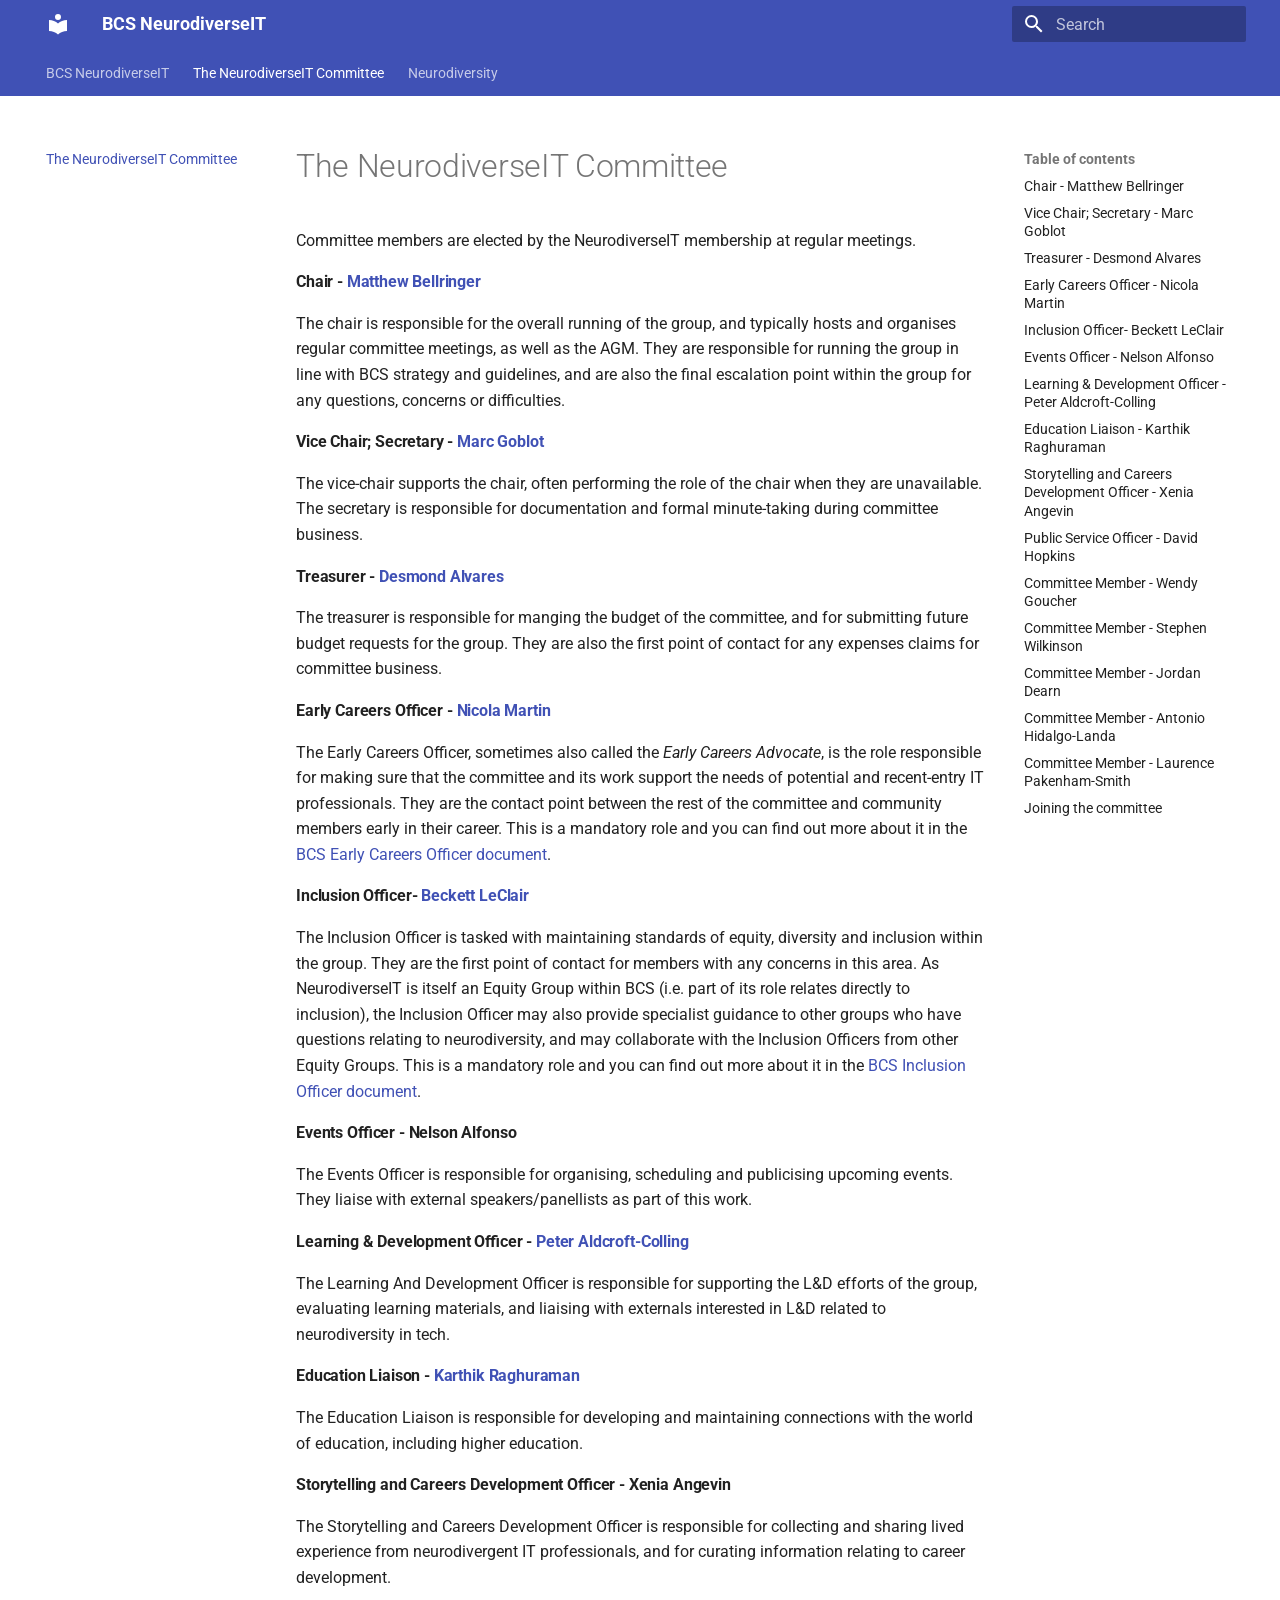
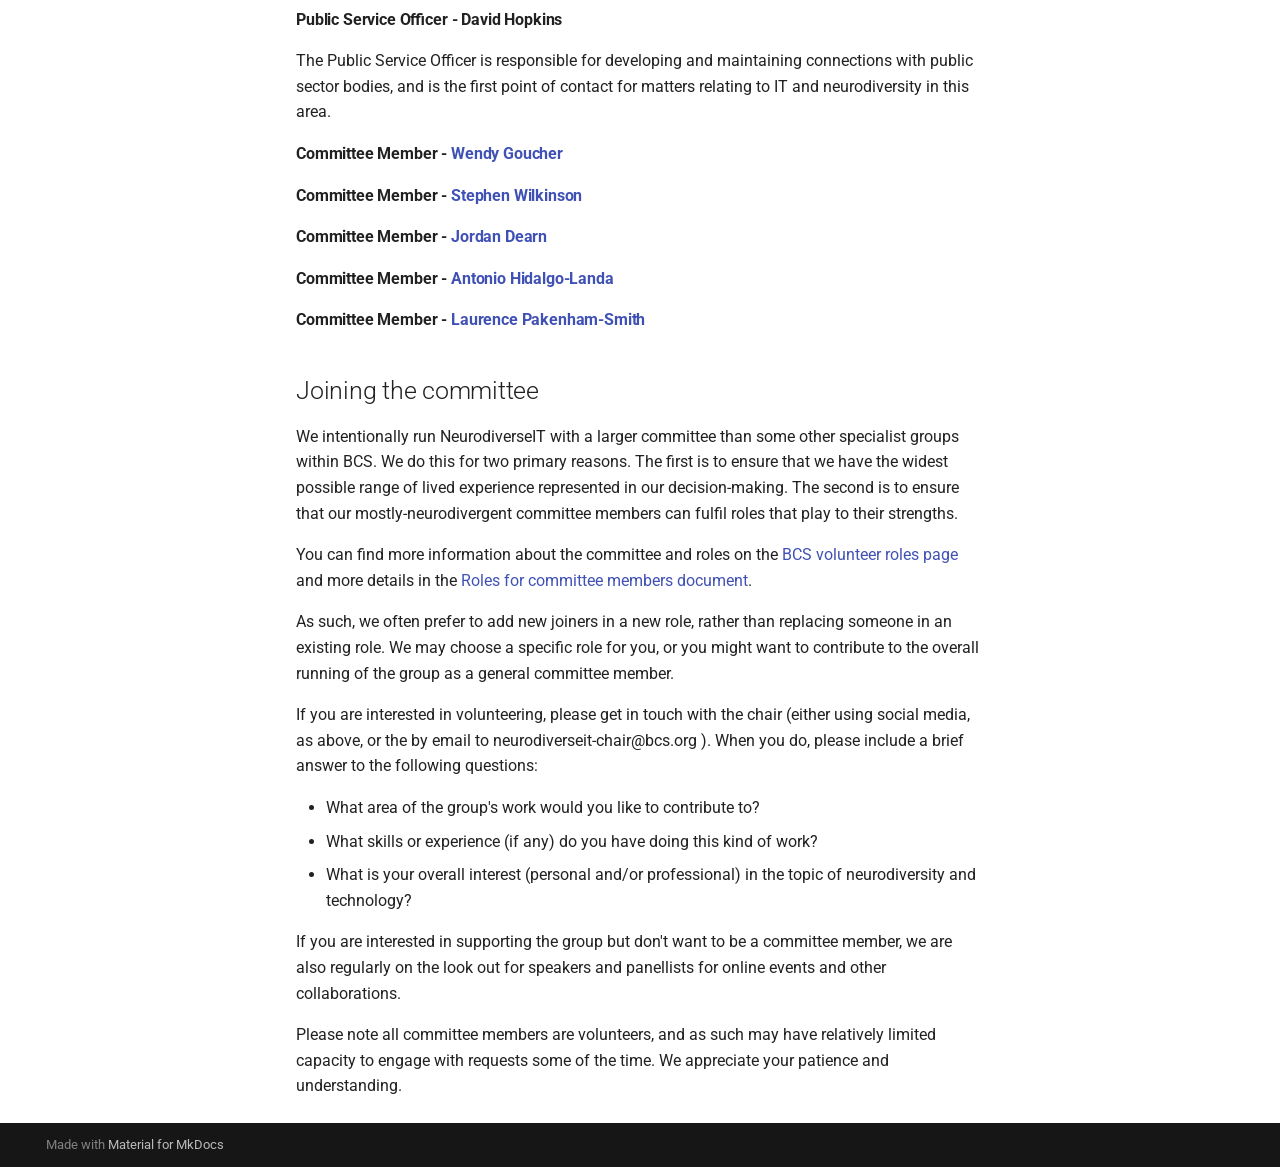
<file: committee/index.html>
<!doctype html>
<html lang="en" class="no-js">
  <head>
    
      <meta charset="utf-8">
      <meta name="viewport" content="width=device-width,initial-scale=1">
      
      
      
        <link rel="canonical" href="https://neurodiverseit.github.io/committee/">
      
      
        <link rel="prev" href="..">
      
      
        <link rel="next" href="../adhd/">
      
      
        
      
      
      <link rel="icon" href="../assets/images/favicon.png">
      <meta name="generator" content="mkdocs-1.6.1, mkdocs-material-9.7.6">
    
    
      
        <title>The NeurodiverseIT Committee - BCS NeurodiverseIT</title>
      
    
    
      <link rel="stylesheet" href="../assets/stylesheets/main.484c7ddc.min.css">
      
      


    
    
      
    
    
      
        
        
        <link rel="preconnect" href="https://fonts.gstatic.com" crossorigin>
        <link rel="stylesheet" href="https://fonts.googleapis.com/css?family=Roboto:300,300i,400,400i,700,700i%7CRoboto+Mono:400,400i,700,700i&display=fallback">
        <style>:root{--md-text-font:"Roboto";--md-code-font:"Roboto Mono"}</style>
      
    
    
    <script>__md_scope=new URL("..",location),__md_hash=e=>[...e].reduce(((e,_)=>(e<<5)-e+_.charCodeAt(0)),0),__md_get=(e,_=localStorage,t=__md_scope)=>JSON.parse(_.getItem(t.pathname+"."+e)),__md_set=(e,_,t=localStorage,a=__md_scope)=>{try{t.setItem(a.pathname+"."+e,JSON.stringify(_))}catch(e){}}</script>
    
      

    
    
  </head>
  
  
    <body dir="ltr">
  
    
    <input class="md-toggle" data-md-toggle="drawer" type="checkbox" id="__drawer" autocomplete="off">
    <input class="md-toggle" data-md-toggle="search" type="checkbox" id="__search" autocomplete="off">
    <label class="md-overlay" for="__drawer"></label>
    <div data-md-component="skip">
      
        
        <a href="#the-neurodiverseit-committee" class="md-skip">
          Skip to content
        </a>
      
    </div>
    <div data-md-component="announce">
      
    </div>
    
    
      

<header class="md-header" data-md-component="header">
  <nav class="md-header__inner md-grid" aria-label="Header">
    <a href=".." title="BCS NeurodiverseIT" class="md-header__button md-logo" aria-label="BCS NeurodiverseIT" data-md-component="logo">
      
  
  <svg xmlns="http://www.w3.org/2000/svg" viewBox="0 0 24 24"><path d="M12 8a3 3 0 0 0 3-3 3 3 0 0 0-3-3 3 3 0 0 0-3 3 3 3 0 0 0 3 3m0 3.54C9.64 9.35 6.5 8 3 8v11c3.5 0 6.64 1.35 9 3.54 2.36-2.19 5.5-3.54 9-3.54V8c-3.5 0-6.64 1.35-9 3.54"/></svg>

    </a>
    <label class="md-header__button md-icon" for="__drawer">
      
      <svg xmlns="http://www.w3.org/2000/svg" viewBox="0 0 24 24"><path d="M3 6h18v2H3zm0 5h18v2H3zm0 5h18v2H3z"/></svg>
    </label>
    <div class="md-header__title" data-md-component="header-title">
      <div class="md-header__ellipsis">
        <div class="md-header__topic">
          <span class="md-ellipsis">
            BCS NeurodiverseIT
          </span>
        </div>
        <div class="md-header__topic" data-md-component="header-topic">
          <span class="md-ellipsis">
            
              The NeurodiverseIT Committee
            
          </span>
        </div>
      </div>
    </div>
    
    
      <script>var palette=__md_get("__palette");if(palette&&palette.color){if("(prefers-color-scheme)"===palette.color.media){var media=matchMedia("(prefers-color-scheme: light)"),input=document.querySelector(media.matches?"[data-md-color-media='(prefers-color-scheme: light)']":"[data-md-color-media='(prefers-color-scheme: dark)']");palette.color.media=input.getAttribute("data-md-color-media"),palette.color.scheme=input.getAttribute("data-md-color-scheme"),palette.color.primary=input.getAttribute("data-md-color-primary"),palette.color.accent=input.getAttribute("data-md-color-accent")}for(var[key,value]of Object.entries(palette.color))document.body.setAttribute("data-md-color-"+key,value)}</script>
    
    
    
      
      
        <label class="md-header__button md-icon" for="__search">
          
          <svg xmlns="http://www.w3.org/2000/svg" viewBox="0 0 24 24"><path d="M9.5 3A6.5 6.5 0 0 1 16 9.5c0 1.61-.59 3.09-1.56 4.23l.27.27h.79l5 5-1.5 1.5-5-5v-.79l-.27-.27A6.52 6.52 0 0 1 9.5 16 6.5 6.5 0 0 1 3 9.5 6.5 6.5 0 0 1 9.5 3m0 2C7 5 5 7 5 9.5S7 14 9.5 14 14 12 14 9.5 12 5 9.5 5"/></svg>
        </label>
        <div class="md-search" data-md-component="search" role="dialog">
  <label class="md-search__overlay" for="__search"></label>
  <div class="md-search__inner" role="search">
    <form class="md-search__form" name="search">
      <input type="text" class="md-search__input" name="query" aria-label="Search" placeholder="Search" autocapitalize="off" autocorrect="off" autocomplete="off" spellcheck="false" data-md-component="search-query" required>
      <label class="md-search__icon md-icon" for="__search">
        
        <svg xmlns="http://www.w3.org/2000/svg" viewBox="0 0 24 24"><path d="M9.5 3A6.5 6.5 0 0 1 16 9.5c0 1.61-.59 3.09-1.56 4.23l.27.27h.79l5 5-1.5 1.5-5-5v-.79l-.27-.27A6.52 6.52 0 0 1 9.5 16 6.5 6.5 0 0 1 3 9.5 6.5 6.5 0 0 1 9.5 3m0 2C7 5 5 7 5 9.5S7 14 9.5 14 14 12 14 9.5 12 5 9.5 5"/></svg>
        
        <svg xmlns="http://www.w3.org/2000/svg" viewBox="0 0 24 24"><path d="M20 11v2H8l5.5 5.5-1.42 1.42L4.16 12l7.92-7.92L13.5 5.5 8 11z"/></svg>
      </label>
      <nav class="md-search__options" aria-label="Search">
        
        <button type="reset" class="md-search__icon md-icon" title="Clear" aria-label="Clear" tabindex="-1">
          
          <svg xmlns="http://www.w3.org/2000/svg" viewBox="0 0 24 24"><path d="M19 6.41 17.59 5 12 10.59 6.41 5 5 6.41 10.59 12 5 17.59 6.41 19 12 13.41 17.59 19 19 17.59 13.41 12z"/></svg>
        </button>
      </nav>
      
    </form>
    <div class="md-search__output">
      <div class="md-search__scrollwrap" tabindex="0" data-md-scrollfix>
        <div class="md-search-result" data-md-component="search-result">
          <div class="md-search-result__meta">
            Initializing search
          </div>
          <ol class="md-search-result__list" role="presentation"></ol>
        </div>
      </div>
    </div>
  </div>
</div>
      
    
    
  </nav>
  
</header>
    
    <div class="md-container" data-md-component="container">
      
      
        
          
            
<nav class="md-tabs" aria-label="Tabs" data-md-component="tabs">
  <div class="md-grid">
    <ul class="md-tabs__list">
      
        
  
  
  
  
    <li class="md-tabs__item">
      <a href=".." class="md-tabs__link">
        
  
  
    
  
  BCS NeurodiverseIT

      </a>
    </li>
  

      
        
  
  
  
    
  
  
    <li class="md-tabs__item md-tabs__item--active">
      <a href="./" class="md-tabs__link">
        
  
  
    
  
  The NeurodiverseIT Committee

      </a>
    </li>
  

      
        
  
  
  
  
    
    
      <li class="md-tabs__item">
        <a href="../adhd/" class="md-tabs__link">
          
  
  
  Neurodiversity

        </a>
      </li>
    
  

      
    </ul>
  </div>
</nav>
          
        
      
      <main class="md-main" data-md-component="main">
        <div class="md-main__inner md-grid">
          
            
              
              <div class="md-sidebar md-sidebar--primary" data-md-component="sidebar" data-md-type="navigation" >
                <div class="md-sidebar__scrollwrap">
                  <div class="md-sidebar__inner">
                    


  


<nav class="md-nav md-nav--primary md-nav--lifted" aria-label="Navigation" data-md-level="0">
  <label class="md-nav__title" for="__drawer">
    <a href=".." title="BCS NeurodiverseIT" class="md-nav__button md-logo" aria-label="BCS NeurodiverseIT" data-md-component="logo">
      
  
  <svg xmlns="http://www.w3.org/2000/svg" viewBox="0 0 24 24"><path d="M12 8a3 3 0 0 0 3-3 3 3 0 0 0-3-3 3 3 0 0 0-3 3 3 3 0 0 0 3 3m0 3.54C9.64 9.35 6.5 8 3 8v11c3.5 0 6.64 1.35 9 3.54 2.36-2.19 5.5-3.54 9-3.54V8c-3.5 0-6.64 1.35-9 3.54"/></svg>

    </a>
    BCS NeurodiverseIT
  </label>
  
  <ul class="md-nav__list" data-md-scrollfix>
    
      
      
  
  
  
  
    <li class="md-nav__item">
      <a href=".." class="md-nav__link">
        
  
  
  <span class="md-ellipsis">
    
  
    BCS NeurodiverseIT
  

    
  </span>
  
  

      </a>
    </li>
  

    
      
      
  
  
    
  
  
  
    <li class="md-nav__item md-nav__item--active">
      
      <input class="md-nav__toggle md-toggle" type="checkbox" id="__toc">
      
      
        
      
      
        <label class="md-nav__link md-nav__link--active" for="__toc">
          
  
  
  <span class="md-ellipsis">
    
  
    The NeurodiverseIT Committee
  

    
  </span>
  
  

          <span class="md-nav__icon md-icon"></span>
        </label>
      
      <a href="./" class="md-nav__link md-nav__link--active">
        
  
  
  <span class="md-ellipsis">
    
  
    The NeurodiverseIT Committee
  

    
  </span>
  
  

      </a>
      
        

<nav class="md-nav md-nav--secondary" aria-label="Table of contents">
  
  
  
    
  
  
    <label class="md-nav__title" for="__toc">
      <span class="md-nav__icon md-icon"></span>
      Table of contents
    </label>
    <ul class="md-nav__list" data-md-component="toc" data-md-scrollfix>
      
        <li class="md-nav__item">
  <a href="#chair-matthew-bellringer" class="md-nav__link">
    <span class="md-ellipsis">
      
        Chair - Matthew Bellringer
      
    </span>
  </a>
  
</li>
      
        <li class="md-nav__item">
  <a href="#vice-chair-secretary-marc-goblot" class="md-nav__link">
    <span class="md-ellipsis">
      
        Vice Chair; Secretary - Marc Goblot
      
    </span>
  </a>
  
</li>
      
        <li class="md-nav__item">
  <a href="#treasurer-desmond-alvares" class="md-nav__link">
    <span class="md-ellipsis">
      
        Treasurer - Desmond Alvares
      
    </span>
  </a>
  
</li>
      
        <li class="md-nav__item">
  <a href="#early-careers-officer-nicola-martin" class="md-nav__link">
    <span class="md-ellipsis">
      
        Early Careers Officer - Nicola Martin
      
    </span>
  </a>
  
</li>
      
        <li class="md-nav__item">
  <a href="#inclusion-officer-beckett-leclair" class="md-nav__link">
    <span class="md-ellipsis">
      
        Inclusion Officer- Beckett LeClair
      
    </span>
  </a>
  
</li>
      
        <li class="md-nav__item">
  <a href="#events-officer-nelson-alfonso" class="md-nav__link">
    <span class="md-ellipsis">
      
        Events Officer - Nelson Alfonso
      
    </span>
  </a>
  
</li>
      
        <li class="md-nav__item">
  <a href="#learning-development-officer-peter-aldcroft-colling" class="md-nav__link">
    <span class="md-ellipsis">
      
        Learning &amp; Development Officer - Peter Aldcroft-Colling
      
    </span>
  </a>
  
</li>
      
        <li class="md-nav__item">
  <a href="#education-liaison-karthik-raghuraman" class="md-nav__link">
    <span class="md-ellipsis">
      
        Education Liaison - Karthik Raghuraman
      
    </span>
  </a>
  
</li>
      
        <li class="md-nav__item">
  <a href="#storytelling-and-careers-development-officer-xenia-angevin" class="md-nav__link">
    <span class="md-ellipsis">
      
        Storytelling and Careers Development Officer - Xenia Angevin
      
    </span>
  </a>
  
</li>
      
        <li class="md-nav__item">
  <a href="#public-service-officer-david-hopkins" class="md-nav__link">
    <span class="md-ellipsis">
      
        Public Service Officer - David Hopkins
      
    </span>
  </a>
  
</li>
      
        <li class="md-nav__item">
  <a href="#committee-member-wendy-goucher" class="md-nav__link">
    <span class="md-ellipsis">
      
        Committee Member - Wendy Goucher
      
    </span>
  </a>
  
</li>
      
        <li class="md-nav__item">
  <a href="#committee-member-stephen-wilkinson" class="md-nav__link">
    <span class="md-ellipsis">
      
        Committee Member - Stephen Wilkinson
      
    </span>
  </a>
  
</li>
      
        <li class="md-nav__item">
  <a href="#committee-member-jordan-dearn" class="md-nav__link">
    <span class="md-ellipsis">
      
        Committee Member - Jordan Dearn
      
    </span>
  </a>
  
</li>
      
        <li class="md-nav__item">
  <a href="#committee-member-antonio-hidalgo-landa" class="md-nav__link">
    <span class="md-ellipsis">
      
        Committee Member - Antonio Hidalgo-Landa
      
    </span>
  </a>
  
</li>
      
        <li class="md-nav__item">
  <a href="#committee-member-laurence-pakenham-smith" class="md-nav__link">
    <span class="md-ellipsis">
      
        Committee Member - Laurence Pakenham-Smith
      
    </span>
  </a>
  
</li>
      
        <li class="md-nav__item">
  <a href="#joining-the-committee" class="md-nav__link">
    <span class="md-ellipsis">
      
        Joining the committee
      
    </span>
  </a>
  
</li>
      
    </ul>
  
</nav>
      
    </li>
  

    
      
      
  
  
  
  
    
    
    
    
      
      
    
    
    <li class="md-nav__item md-nav__item--nested">
      
        
        
        <input class="md-nav__toggle md-toggle " type="checkbox" id="__nav_3" >
        
          
          <label class="md-nav__link" for="__nav_3" id="__nav_3_label" tabindex="0">
            
  
  
  <span class="md-ellipsis">
    
  
    Neurodiversity
  

    
  </span>
  
  

            <span class="md-nav__icon md-icon"></span>
          </label>
        
        <nav class="md-nav" data-md-level="1" aria-labelledby="__nav_3_label" aria-expanded="false">
          <label class="md-nav__title" for="__nav_3">
            <span class="md-nav__icon md-icon"></span>
            
  
    Neurodiversity
  

          </label>
          <ul class="md-nav__list" data-md-scrollfix>
            
              
                
  
  
  
  
    <li class="md-nav__item">
      <a href="../adhd/" class="md-nav__link">
        
  
  
  <span class="md-ellipsis">
    
  
    What is ADHD?
  

    
  </span>
  
  

      </a>
    </li>
  

              
            
              
                
  
  
  
  
    <li class="md-nav__item">
      <a href="../autism/" class="md-nav__link">
        
  
  
  <span class="md-ellipsis">
    
  
    What is Autism?
  

    
  </span>
  
  

      </a>
    </li>
  

              
            
              
                
  
  
  
  
    <li class="md-nav__item">
      <a href="../dyslexia/" class="md-nav__link">
        
  
  
  <span class="md-ellipsis">
    
  
    What is Dyslexia?
  

    
  </span>
  
  

      </a>
    </li>
  

              
            
          </ul>
        </nav>
      
    </li>
  

    
  </ul>
</nav>
                  </div>
                </div>
              </div>
            
            
              
              <div class="md-sidebar md-sidebar--secondary" data-md-component="sidebar" data-md-type="toc" >
                <div class="md-sidebar__scrollwrap">
                  <div class="md-sidebar__inner">
                    

<nav class="md-nav md-nav--secondary" aria-label="Table of contents">
  
  
  
    
  
  
    <label class="md-nav__title" for="__toc">
      <span class="md-nav__icon md-icon"></span>
      Table of contents
    </label>
    <ul class="md-nav__list" data-md-component="toc" data-md-scrollfix>
      
        <li class="md-nav__item">
  <a href="#chair-matthew-bellringer" class="md-nav__link">
    <span class="md-ellipsis">
      
        Chair - Matthew Bellringer
      
    </span>
  </a>
  
</li>
      
        <li class="md-nav__item">
  <a href="#vice-chair-secretary-marc-goblot" class="md-nav__link">
    <span class="md-ellipsis">
      
        Vice Chair; Secretary - Marc Goblot
      
    </span>
  </a>
  
</li>
      
        <li class="md-nav__item">
  <a href="#treasurer-desmond-alvares" class="md-nav__link">
    <span class="md-ellipsis">
      
        Treasurer - Desmond Alvares
      
    </span>
  </a>
  
</li>
      
        <li class="md-nav__item">
  <a href="#early-careers-officer-nicola-martin" class="md-nav__link">
    <span class="md-ellipsis">
      
        Early Careers Officer - Nicola Martin
      
    </span>
  </a>
  
</li>
      
        <li class="md-nav__item">
  <a href="#inclusion-officer-beckett-leclair" class="md-nav__link">
    <span class="md-ellipsis">
      
        Inclusion Officer- Beckett LeClair
      
    </span>
  </a>
  
</li>
      
        <li class="md-nav__item">
  <a href="#events-officer-nelson-alfonso" class="md-nav__link">
    <span class="md-ellipsis">
      
        Events Officer - Nelson Alfonso
      
    </span>
  </a>
  
</li>
      
        <li class="md-nav__item">
  <a href="#learning-development-officer-peter-aldcroft-colling" class="md-nav__link">
    <span class="md-ellipsis">
      
        Learning &amp; Development Officer - Peter Aldcroft-Colling
      
    </span>
  </a>
  
</li>
      
        <li class="md-nav__item">
  <a href="#education-liaison-karthik-raghuraman" class="md-nav__link">
    <span class="md-ellipsis">
      
        Education Liaison - Karthik Raghuraman
      
    </span>
  </a>
  
</li>
      
        <li class="md-nav__item">
  <a href="#storytelling-and-careers-development-officer-xenia-angevin" class="md-nav__link">
    <span class="md-ellipsis">
      
        Storytelling and Careers Development Officer - Xenia Angevin
      
    </span>
  </a>
  
</li>
      
        <li class="md-nav__item">
  <a href="#public-service-officer-david-hopkins" class="md-nav__link">
    <span class="md-ellipsis">
      
        Public Service Officer - David Hopkins
      
    </span>
  </a>
  
</li>
      
        <li class="md-nav__item">
  <a href="#committee-member-wendy-goucher" class="md-nav__link">
    <span class="md-ellipsis">
      
        Committee Member - Wendy Goucher
      
    </span>
  </a>
  
</li>
      
        <li class="md-nav__item">
  <a href="#committee-member-stephen-wilkinson" class="md-nav__link">
    <span class="md-ellipsis">
      
        Committee Member - Stephen Wilkinson
      
    </span>
  </a>
  
</li>
      
        <li class="md-nav__item">
  <a href="#committee-member-jordan-dearn" class="md-nav__link">
    <span class="md-ellipsis">
      
        Committee Member - Jordan Dearn
      
    </span>
  </a>
  
</li>
      
        <li class="md-nav__item">
  <a href="#committee-member-antonio-hidalgo-landa" class="md-nav__link">
    <span class="md-ellipsis">
      
        Committee Member - Antonio Hidalgo-Landa
      
    </span>
  </a>
  
</li>
      
        <li class="md-nav__item">
  <a href="#committee-member-laurence-pakenham-smith" class="md-nav__link">
    <span class="md-ellipsis">
      
        Committee Member - Laurence Pakenham-Smith
      
    </span>
  </a>
  
</li>
      
        <li class="md-nav__item">
  <a href="#joining-the-committee" class="md-nav__link">
    <span class="md-ellipsis">
      
        Joining the committee
      
    </span>
  </a>
  
</li>
      
    </ul>
  
</nav>
                  </div>
                </div>
              </div>
            
          
          
            <div class="md-content" data-md-component="content">
              
              <article class="md-content__inner md-typeset">
                
                  



<h1 id="the-neurodiverseit-committee">The NeurodiverseIT Committee</h1>
<p>Committee members are elected by the NeurodiverseIT membership at regular meetings.</p>
<h4 id="chair-matthew-bellringer"><strong>Chair</strong> - <a href="https://www.linkedin.com/in/matthew-bellringer/">Matthew Bellringer</a></h4>
<p>The chair is responsible for the overall running of the group, and typically hosts and organises regular committee meetings, as well as the AGM. They are responsible for running the group in line with BCS strategy and guidelines, and are also the final escalation point within the group for any questions, concerns or difficulties.</p>
<h4 id="vice-chair-secretary-marc-goblot"><strong>Vice Chair; Secretary</strong> - <a href="https://www.linkedin.com/in/marcgoblot/">Marc Goblot</a></h4>
<p>The vice-chair supports the chair, often performing the role of the chair when they are unavailable. The secretary is responsible for documentation and formal minute-taking during committee business.</p>
<h4 id="treasurer-desmond-alvares"><strong>Treasurer</strong> - <a href="https://www.linkedin.com/in/desmondalvares/">Desmond Alvares</a></h4>
<p>The treasurer is responsible for manging the budget of the committee, and for submitting future budget requests for the group. They are also the first point of contact for any expenses claims for committee business.</p>
<h4 id="early-careers-officer-nicola-martin"><strong>Early Careers Officer</strong> - <a href="https://www.linkedin.com/in/nicola-louise-martin">Nicola Martin</a></h4>
<p>The Early Careers Officer, sometimes also called the <em>Early Careers Advocate</em>, is the role responsible for making sure that the committee and its work support the needs of potential and recent-entry IT professionals. They are the contact point between the rest of the committee and community members early in their career. This is a mandatory role and you can find out more about it in the <a href="https://www.bcs.org/media/htybihyk/early-career-advocate.pdf">BCS Early Careers Officer document</a>.</p>
<h4 id="inclusion-officer-beckett-leclair"><strong>Inclusion Officer</strong>- <a href="https://www.linkedin.com/in/beckett-l-687b7713b/">Beckett LeClair</a></h4>
<p>The Inclusion Officer is tasked with maintaining standards of equity, diversity and inclusion within the group. They are the first point of contact for members with any concerns in this area. As NeurodiverseIT is itself an Equity Group within BCS (i.e. part of its role relates directly to inclusion), the Inclusion Officer may also provide specialist guidance to other groups who have questions relating to neurodiversity, and may collaborate with the Inclusion Officers from other Equity Groups. This is a mandatory role and you can find out more about it in the <a href="https://www.bcs.org/media/tqojrij2/inclusion-officer.pdf">BCS Inclusion Officer document</a>.</p>
<h4 id="events-officer-nelson-alfonso"><strong>Events Officer</strong> - Nelson Alfonso</h4>
<p>The Events Officer is responsible for organising, scheduling and publicising upcoming events. They liaise with external speakers/panellists as part of this work.</p>
<h4 id="learning-development-officer-peter-aldcroft-colling"><strong>Learning &amp; Development Officer</strong> - <a href="https://www.linkedin.com/in/peter-aldcroft-colling-msc-bsc-gcgi-7b6673149/">Peter Aldcroft-Colling</a></h4>
<p>The Learning And Development Officer is responsible for supporting the L&amp;D efforts of the group, evaluating learning materials, and liaising with externals interested in L&amp;D related to neurodiversity in tech.</p>
<h4 id="education-liaison-karthik-raghuraman"><strong>Education Liaison</strong> - <a href="https://www.linkedin.com/in/learn2live2learn/">Karthik Raghuraman</a></h4>
<p>The Education Liaison is responsible for developing and maintaining connections with the world of education, including higher education.</p>
<h4 id="storytelling-and-careers-development-officer-xenia-angevin"><strong>Storytelling and Careers Development Officer</strong> - Xenia Angevin</h4>
<p>The Storytelling and Careers Development Officer is responsible for collecting and sharing lived experience from neurodivergent IT professionals, and for curating information relating to career development.</p>
<h4 id="public-service-officer-david-hopkins"><strong>Public Service Officer</strong> - David Hopkins</h4>
<p>The Public Service Officer is responsible for developing and maintaining connections with public sector bodies, and is the first point of contact for matters relating to IT and neurodiversity in this area.</p>
<h4 id="committee-member-wendy-goucher"><strong>Committee Member</strong> - <a href="https://www.linkedin.com/in/wendy-goucher-63b7517/">Wendy Goucher</a></h4>
<h4 id="committee-member-stephen-wilkinson"><strong>Committee Member</strong>  - <a href="https://www.linkedin.com/in/kneeboarder/">Stephen Wilkinson</a></h4>
<h4 id="committee-member-jordan-dearn"><strong>Committee Member</strong>  - <a href="https://www.linkedin.com/in/jordan-dearn-mbcs-36a5486b/">Jordan Dearn</a></h4>
<h4 id="committee-member-antonio-hidalgo-landa"><strong>Committee Member</strong>  - <a href="https://www.linkedin.com/in/antonio-hidalgo-landa-msc-mbcs/">Antonio Hidalgo-Landa</a></h4>
<h4 id="committee-member-laurence-pakenham-smith"><strong>Committee Member</strong>  - <a href="https://www.linkedin.com/in/laurenceps/">Laurence Pakenham-Smith</a></h4>
<h2 id="joining-the-committee">Joining the committee</h2>
<p>We intentionally run NeurodiverseIT with a larger committee than some other specialist groups within BCS. We do this for two primary reasons. The first is to ensure that we have the widest possible range of lived experience represented in our decision-making. The second is to ensure that our mostly-neurodivergent committee members can fulfil roles that play to their strengths.</p>
<p>You can find more information about the committee and roles on the <a href="https://www.bcs.org/membership-and-registrations/member-communities/volunteering-with-bcs/volunteer-roles-and-vacancies">BCS volunteer roles page</a> and more details in the <a href="https://www.bcs.org/media/xnshzmuy/roles-committee-members.pdf">Roles for committee members document</a>.</p>
<p>As such, we often prefer to add new joiners in a new role, rather than replacing someone in an existing role. We may choose a specific role for you, or you might want to contribute to the overall running of the group as a general committee member. </p>
<p>If you are interested in volunteering, please get in touch with the chair (either using social media, as above, or the by email to neurodiverseit-chair@bcs.org ). When you do, please include a brief answer to the following questions:</p>
<ul>
<li>What area of the group's work would you like to contribute to?</li>
<li>What skills or experience (if any) do you have doing this kind of work?</li>
<li>What is your overall interest (personal and/or professional) in the topic of neurodiversity and technology?</li>
</ul>
<p>If you are interested in supporting the group but don't want to be a committee member, we are also regularly on the look out for speakers and panellists for online events and other collaborations.</p>
<p>Please note all committee members are volunteers, and as such may have relatively limited capacity to engage with requests some of the time. We appreciate your patience and understanding.</p>












                
              </article>
            </div>
          
          
<script>var target=document.getElementById(location.hash.slice(1));target&&target.name&&(target.checked=target.name.startsWith("__tabbed_"))</script>
        </div>
        
      </main>
      
        <footer class="md-footer">
  
  <div class="md-footer-meta md-typeset">
    <div class="md-footer-meta__inner md-grid">
      <div class="md-copyright">
  
  
    Made with
    <a href="https://squidfunk.github.io/mkdocs-material/" target="_blank" rel="noopener">
      Material for MkDocs
    </a>
  
</div>
      
    </div>
  </div>
</footer>
      
    </div>
    <div class="md-dialog" data-md-component="dialog">
      <div class="md-dialog__inner md-typeset"></div>
    </div>
    
    
    
      
      
      <script id="__config" type="application/json">{"annotate": null, "base": "..", "features": ["navigation.tabs"], "search": "../assets/javascripts/workers/search.2c215733.min.js", "tags": null, "translations": {"clipboard.copied": "Copied to clipboard", "clipboard.copy": "Copy to clipboard", "search.result.more.one": "1 more on this page", "search.result.more.other": "# more on this page", "search.result.none": "No matching documents", "search.result.one": "1 matching document", "search.result.other": "# matching documents", "search.result.placeholder": "Type to start searching", "search.result.term.missing": "Missing", "select.version": "Select version"}, "version": null}</script>
    
    
      <script src="../assets/javascripts/bundle.79ae519e.min.js"></script>
      
    
  </body>
</html>
</file>
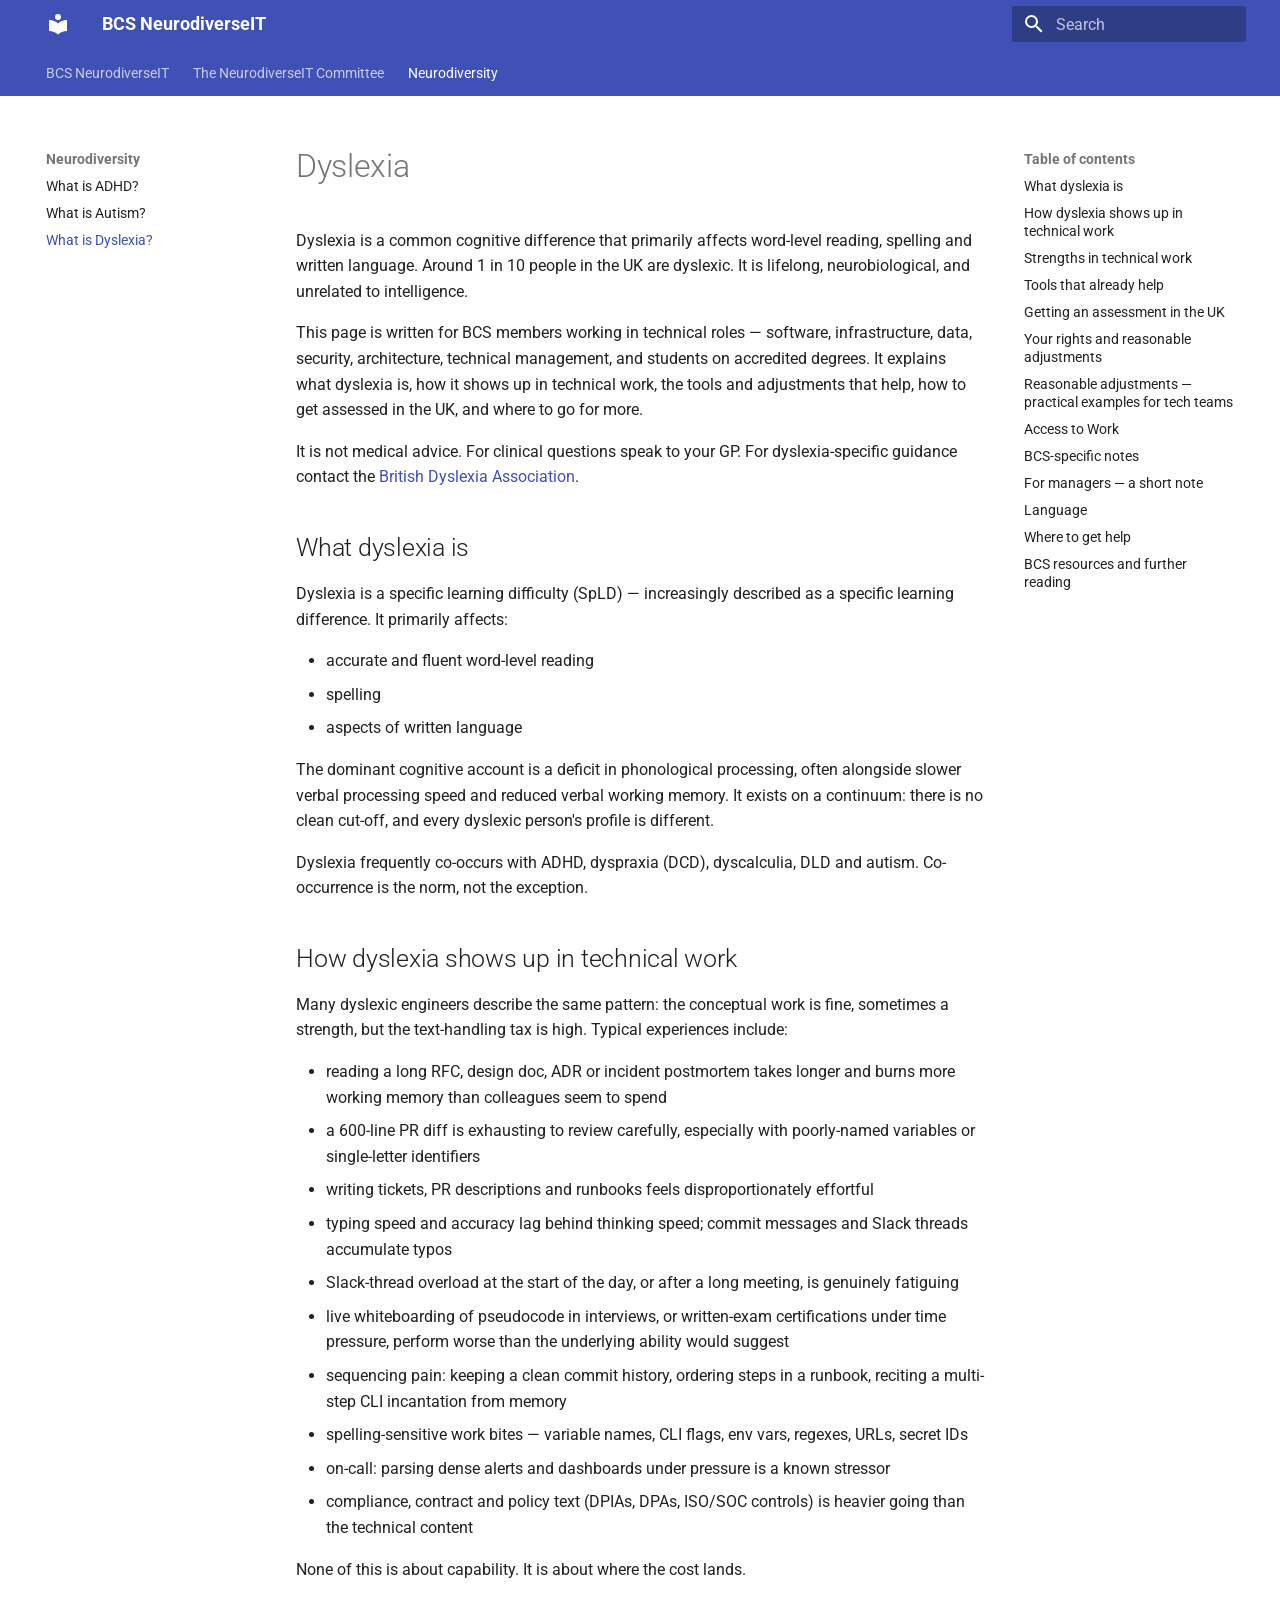
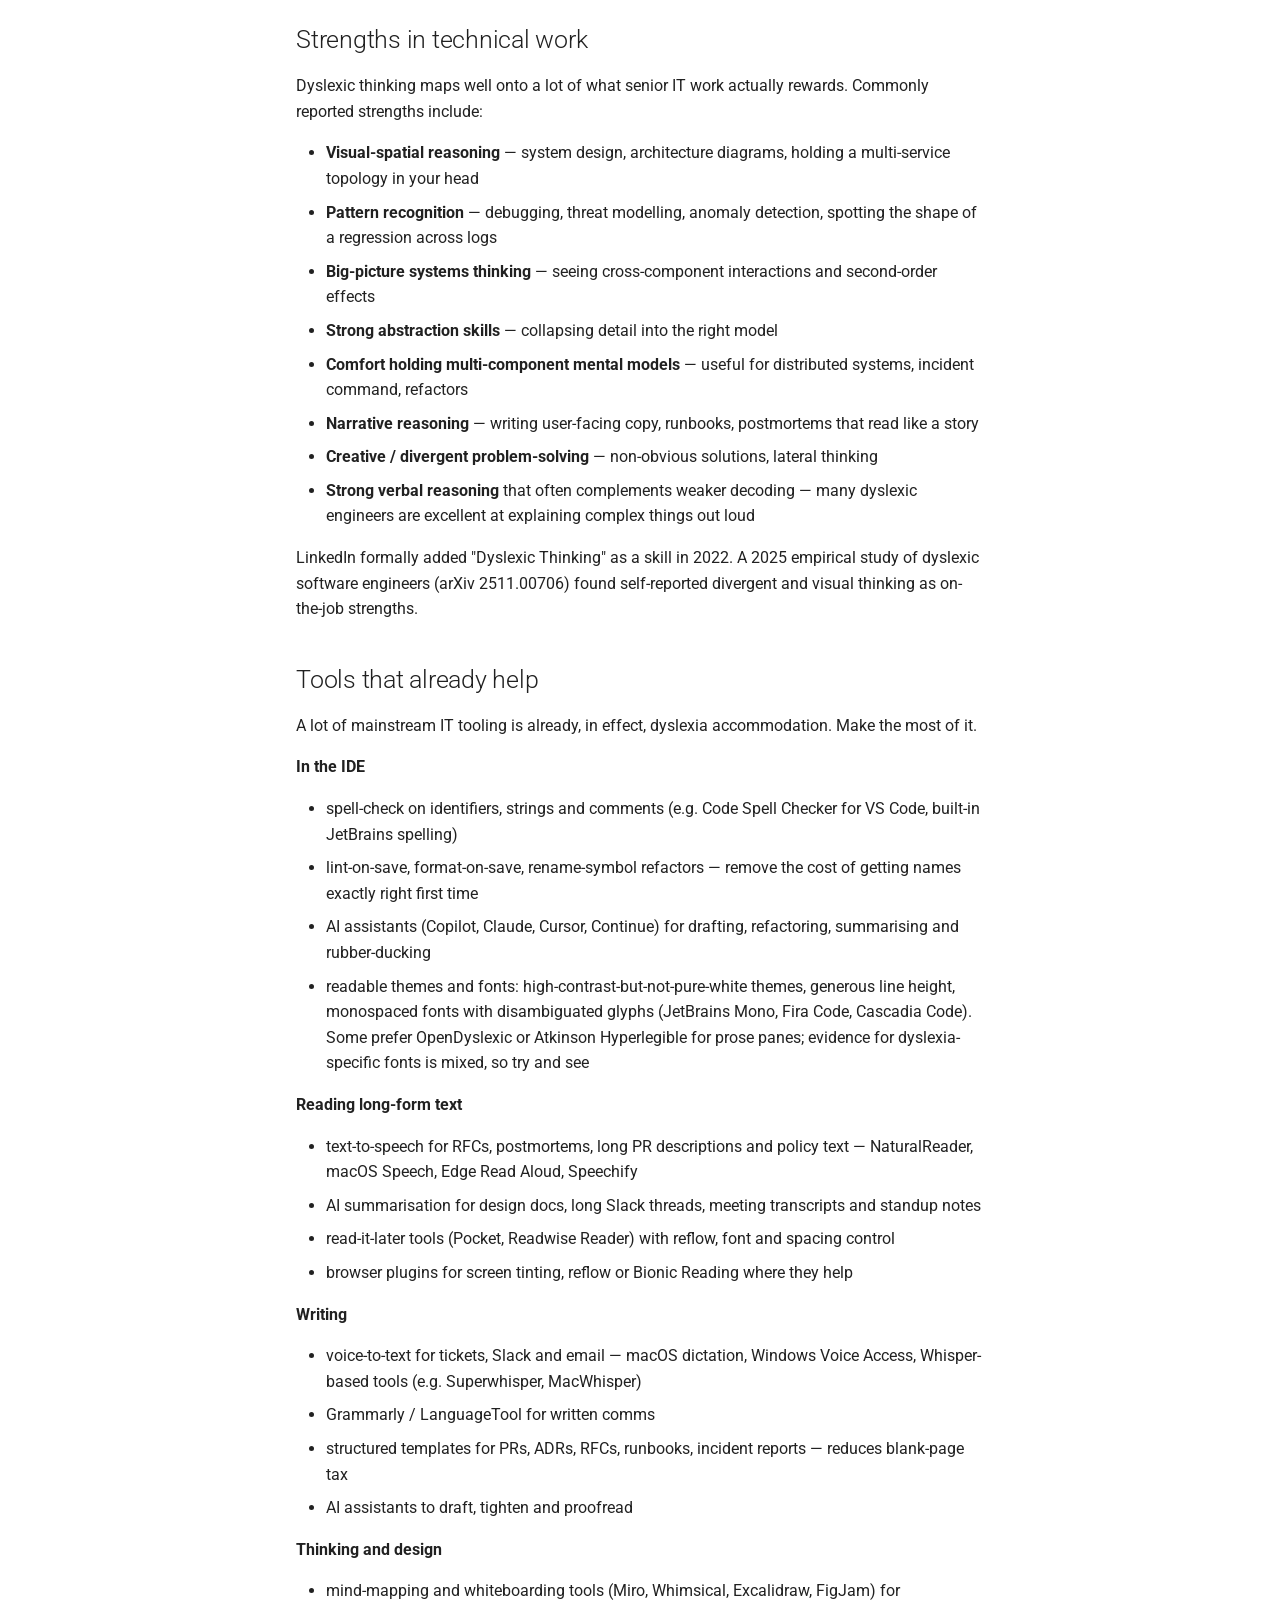
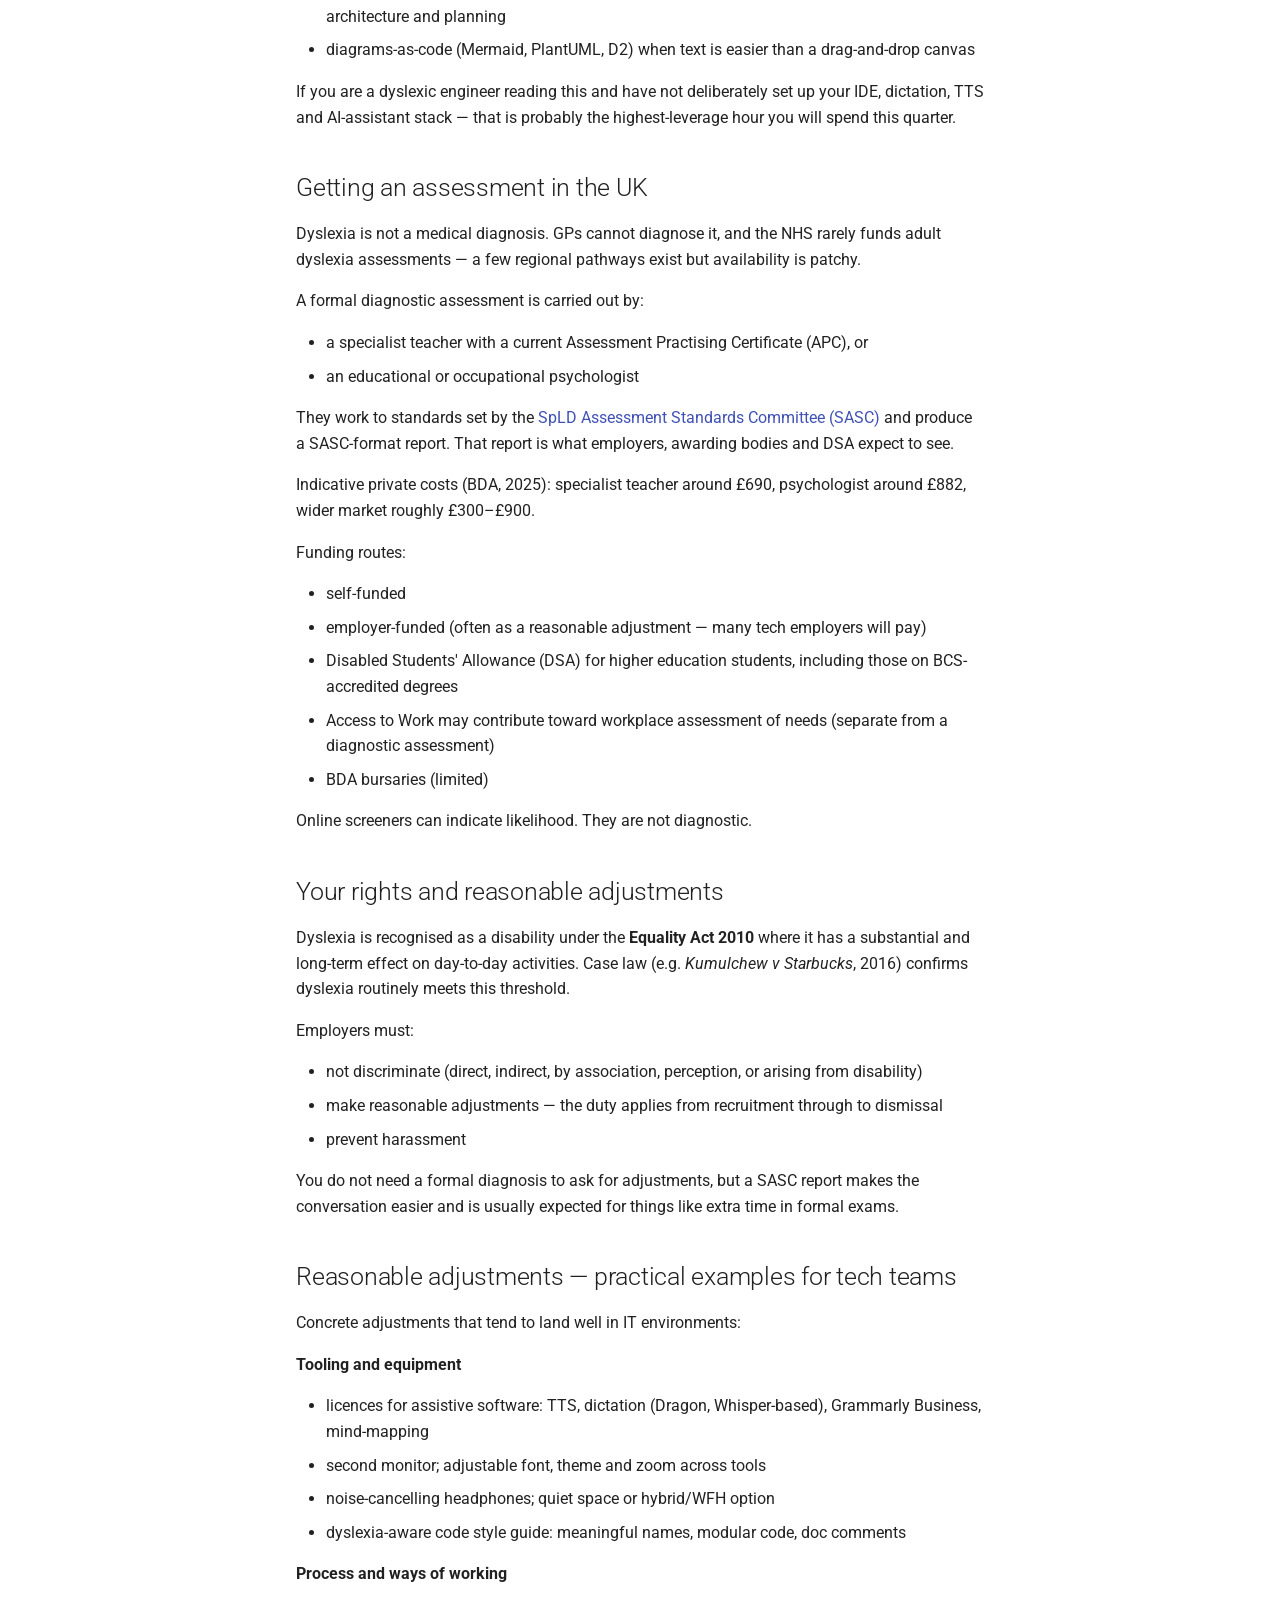
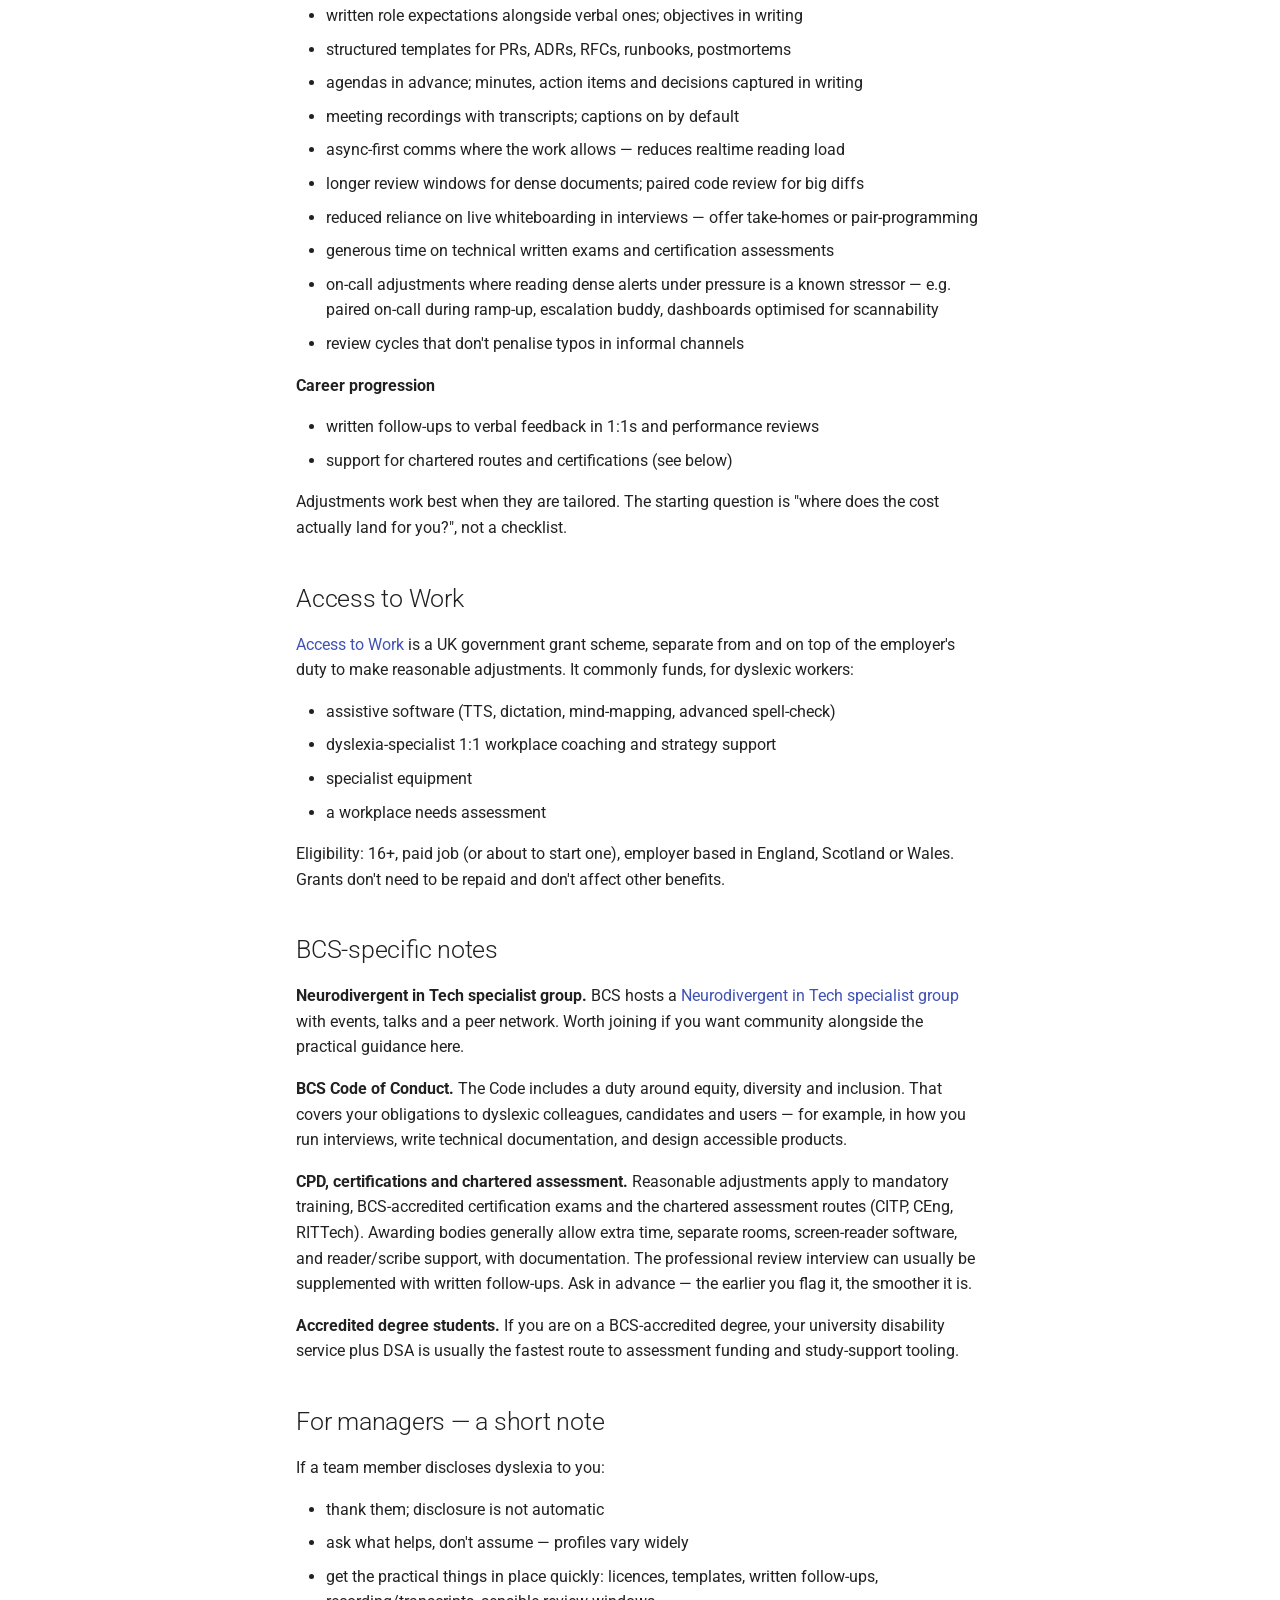
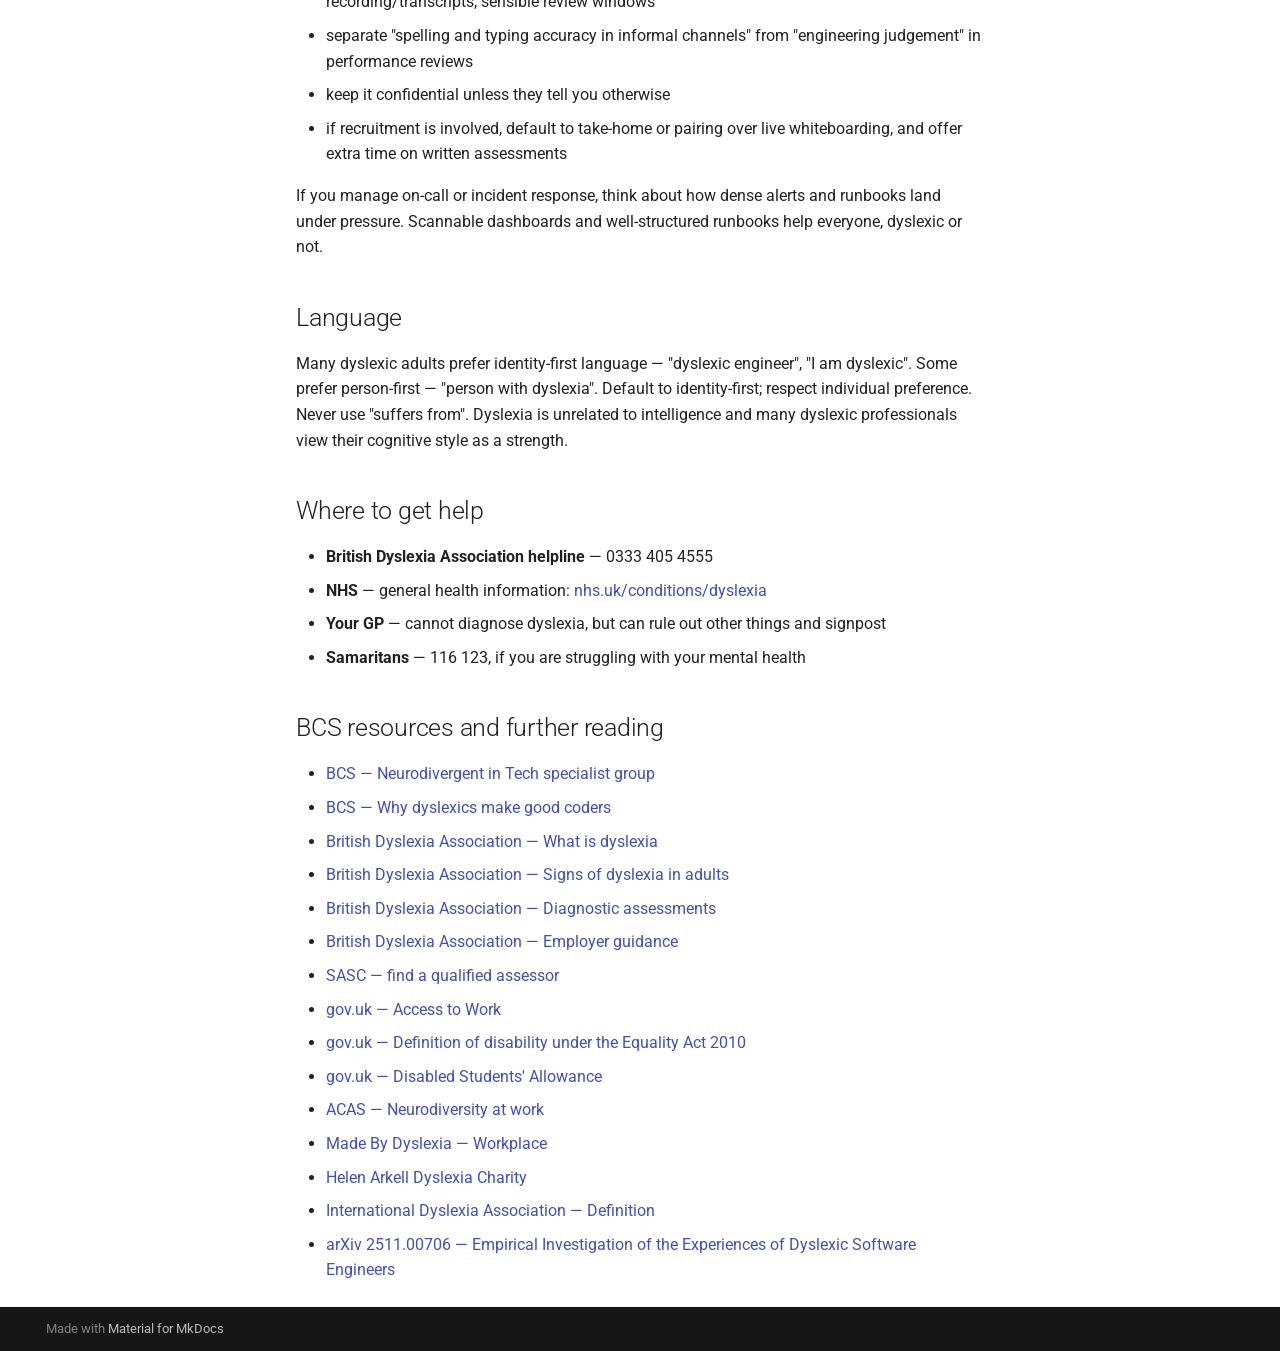
<file: dyslexia/index.html>
<!doctype html>
<html lang="en" class="no-js">
  <head>
    
      <meta charset="utf-8">
      <meta name="viewport" content="width=device-width,initial-scale=1">
      
      
      
        <link rel="canonical" href="https://neurodiverseit.github.io/dyslexia/">
      
      
        <link rel="prev" href="../autism/">
      
      
      
        
      
      
      <link rel="icon" href="../assets/images/favicon.png">
      <meta name="generator" content="mkdocs-1.6.1, mkdocs-material-9.7.6">
    
    
      
        <title>What is Dyslexia? - BCS NeurodiverseIT</title>
      
    
    
      <link rel="stylesheet" href="../assets/stylesheets/main.484c7ddc.min.css">
      
      


    
    
      
    
    
      
        
        
        <link rel="preconnect" href="https://fonts.gstatic.com" crossorigin>
        <link rel="stylesheet" href="https://fonts.googleapis.com/css?family=Roboto:300,300i,400,400i,700,700i%7CRoboto+Mono:400,400i,700,700i&display=fallback">
        <style>:root{--md-text-font:"Roboto";--md-code-font:"Roboto Mono"}</style>
      
    
    
    <script>__md_scope=new URL("..",location),__md_hash=e=>[...e].reduce(((e,_)=>(e<<5)-e+_.charCodeAt(0)),0),__md_get=(e,_=localStorage,t=__md_scope)=>JSON.parse(_.getItem(t.pathname+"."+e)),__md_set=(e,_,t=localStorage,a=__md_scope)=>{try{t.setItem(a.pathname+"."+e,JSON.stringify(_))}catch(e){}}</script>
    
      

    
    
  </head>
  
  
    <body dir="ltr">
  
    
    <input class="md-toggle" data-md-toggle="drawer" type="checkbox" id="__drawer" autocomplete="off">
    <input class="md-toggle" data-md-toggle="search" type="checkbox" id="__search" autocomplete="off">
    <label class="md-overlay" for="__drawer"></label>
    <div data-md-component="skip">
      
        
        <a href="#dyslexia" class="md-skip">
          Skip to content
        </a>
      
    </div>
    <div data-md-component="announce">
      
    </div>
    
    
      

<header class="md-header" data-md-component="header">
  <nav class="md-header__inner md-grid" aria-label="Header">
    <a href=".." title="BCS NeurodiverseIT" class="md-header__button md-logo" aria-label="BCS NeurodiverseIT" data-md-component="logo">
      
  
  <svg xmlns="http://www.w3.org/2000/svg" viewBox="0 0 24 24"><path d="M12 8a3 3 0 0 0 3-3 3 3 0 0 0-3-3 3 3 0 0 0-3 3 3 3 0 0 0 3 3m0 3.54C9.64 9.35 6.5 8 3 8v11c3.5 0 6.64 1.35 9 3.54 2.36-2.19 5.5-3.54 9-3.54V8c-3.5 0-6.64 1.35-9 3.54"/></svg>

    </a>
    <label class="md-header__button md-icon" for="__drawer">
      
      <svg xmlns="http://www.w3.org/2000/svg" viewBox="0 0 24 24"><path d="M3 6h18v2H3zm0 5h18v2H3zm0 5h18v2H3z"/></svg>
    </label>
    <div class="md-header__title" data-md-component="header-title">
      <div class="md-header__ellipsis">
        <div class="md-header__topic">
          <span class="md-ellipsis">
            BCS NeurodiverseIT
          </span>
        </div>
        <div class="md-header__topic" data-md-component="header-topic">
          <span class="md-ellipsis">
            
              What is Dyslexia?
            
          </span>
        </div>
      </div>
    </div>
    
    
      <script>var palette=__md_get("__palette");if(palette&&palette.color){if("(prefers-color-scheme)"===palette.color.media){var media=matchMedia("(prefers-color-scheme: light)"),input=document.querySelector(media.matches?"[data-md-color-media='(prefers-color-scheme: light)']":"[data-md-color-media='(prefers-color-scheme: dark)']");palette.color.media=input.getAttribute("data-md-color-media"),palette.color.scheme=input.getAttribute("data-md-color-scheme"),palette.color.primary=input.getAttribute("data-md-color-primary"),palette.color.accent=input.getAttribute("data-md-color-accent")}for(var[key,value]of Object.entries(palette.color))document.body.setAttribute("data-md-color-"+key,value)}</script>
    
    
    
      
      
        <label class="md-header__button md-icon" for="__search">
          
          <svg xmlns="http://www.w3.org/2000/svg" viewBox="0 0 24 24"><path d="M9.5 3A6.5 6.5 0 0 1 16 9.5c0 1.61-.59 3.09-1.56 4.23l.27.27h.79l5 5-1.5 1.5-5-5v-.79l-.27-.27A6.52 6.52 0 0 1 9.5 16 6.5 6.5 0 0 1 3 9.5 6.5 6.5 0 0 1 9.5 3m0 2C7 5 5 7 5 9.5S7 14 9.5 14 14 12 14 9.5 12 5 9.5 5"/></svg>
        </label>
        <div class="md-search" data-md-component="search" role="dialog">
  <label class="md-search__overlay" for="__search"></label>
  <div class="md-search__inner" role="search">
    <form class="md-search__form" name="search">
      <input type="text" class="md-search__input" name="query" aria-label="Search" placeholder="Search" autocapitalize="off" autocorrect="off" autocomplete="off" spellcheck="false" data-md-component="search-query" required>
      <label class="md-search__icon md-icon" for="__search">
        
        <svg xmlns="http://www.w3.org/2000/svg" viewBox="0 0 24 24"><path d="M9.5 3A6.5 6.5 0 0 1 16 9.5c0 1.61-.59 3.09-1.56 4.23l.27.27h.79l5 5-1.5 1.5-5-5v-.79l-.27-.27A6.52 6.52 0 0 1 9.5 16 6.5 6.5 0 0 1 3 9.5 6.5 6.5 0 0 1 9.5 3m0 2C7 5 5 7 5 9.5S7 14 9.5 14 14 12 14 9.5 12 5 9.5 5"/></svg>
        
        <svg xmlns="http://www.w3.org/2000/svg" viewBox="0 0 24 24"><path d="M20 11v2H8l5.5 5.5-1.42 1.42L4.16 12l7.92-7.92L13.5 5.5 8 11z"/></svg>
      </label>
      <nav class="md-search__options" aria-label="Search">
        
        <button type="reset" class="md-search__icon md-icon" title="Clear" aria-label="Clear" tabindex="-1">
          
          <svg xmlns="http://www.w3.org/2000/svg" viewBox="0 0 24 24"><path d="M19 6.41 17.59 5 12 10.59 6.41 5 5 6.41 10.59 12 5 17.59 6.41 19 12 13.41 17.59 19 19 17.59 13.41 12z"/></svg>
        </button>
      </nav>
      
    </form>
    <div class="md-search__output">
      <div class="md-search__scrollwrap" tabindex="0" data-md-scrollfix>
        <div class="md-search-result" data-md-component="search-result">
          <div class="md-search-result__meta">
            Initializing search
          </div>
          <ol class="md-search-result__list" role="presentation"></ol>
        </div>
      </div>
    </div>
  </div>
</div>
      
    
    
  </nav>
  
</header>
    
    <div class="md-container" data-md-component="container">
      
      
        
          
            
<nav class="md-tabs" aria-label="Tabs" data-md-component="tabs">
  <div class="md-grid">
    <ul class="md-tabs__list">
      
        
  
  
  
  
    <li class="md-tabs__item">
      <a href=".." class="md-tabs__link">
        
  
  
    
  
  BCS NeurodiverseIT

      </a>
    </li>
  

      
        
  
  
  
  
    <li class="md-tabs__item">
      <a href="../committee/" class="md-tabs__link">
        
  
  
    
  
  The NeurodiverseIT Committee

      </a>
    </li>
  

      
        
  
  
  
    
  
  
    
    
      <li class="md-tabs__item md-tabs__item--active">
        <a href="../adhd/" class="md-tabs__link">
          
  
  
  Neurodiversity

        </a>
      </li>
    
  

      
    </ul>
  </div>
</nav>
          
        
      
      <main class="md-main" data-md-component="main">
        <div class="md-main__inner md-grid">
          
            
              
              <div class="md-sidebar md-sidebar--primary" data-md-component="sidebar" data-md-type="navigation" >
                <div class="md-sidebar__scrollwrap">
                  <div class="md-sidebar__inner">
                    


  


<nav class="md-nav md-nav--primary md-nav--lifted" aria-label="Navigation" data-md-level="0">
  <label class="md-nav__title" for="__drawer">
    <a href=".." title="BCS NeurodiverseIT" class="md-nav__button md-logo" aria-label="BCS NeurodiverseIT" data-md-component="logo">
      
  
  <svg xmlns="http://www.w3.org/2000/svg" viewBox="0 0 24 24"><path d="M12 8a3 3 0 0 0 3-3 3 3 0 0 0-3-3 3 3 0 0 0-3 3 3 3 0 0 0 3 3m0 3.54C9.64 9.35 6.5 8 3 8v11c3.5 0 6.64 1.35 9 3.54 2.36-2.19 5.5-3.54 9-3.54V8c-3.5 0-6.64 1.35-9 3.54"/></svg>

    </a>
    BCS NeurodiverseIT
  </label>
  
  <ul class="md-nav__list" data-md-scrollfix>
    
      
      
  
  
  
  
    <li class="md-nav__item">
      <a href=".." class="md-nav__link">
        
  
  
  <span class="md-ellipsis">
    
  
    BCS NeurodiverseIT
  

    
  </span>
  
  

      </a>
    </li>
  

    
      
      
  
  
  
  
    <li class="md-nav__item">
      <a href="../committee/" class="md-nav__link">
        
  
  
  <span class="md-ellipsis">
    
  
    The NeurodiverseIT Committee
  

    
  </span>
  
  

      </a>
    </li>
  

    
      
      
  
  
    
  
  
  
    
    
    
    
      
        
        
      
      
    
    
    <li class="md-nav__item md-nav__item--active md-nav__item--section md-nav__item--nested">
      
        
        
        <input class="md-nav__toggle md-toggle " type="checkbox" id="__nav_3" checked>
        
          
          <label class="md-nav__link" for="__nav_3" id="__nav_3_label" tabindex="">
            
  
  
  <span class="md-ellipsis">
    
  
    Neurodiversity
  

    
  </span>
  
  

            <span class="md-nav__icon md-icon"></span>
          </label>
        
        <nav class="md-nav" data-md-level="1" aria-labelledby="__nav_3_label" aria-expanded="true">
          <label class="md-nav__title" for="__nav_3">
            <span class="md-nav__icon md-icon"></span>
            
  
    Neurodiversity
  

          </label>
          <ul class="md-nav__list" data-md-scrollfix>
            
              
                
  
  
  
  
    <li class="md-nav__item">
      <a href="../adhd/" class="md-nav__link">
        
  
  
  <span class="md-ellipsis">
    
  
    What is ADHD?
  

    
  </span>
  
  

      </a>
    </li>
  

              
            
              
                
  
  
  
  
    <li class="md-nav__item">
      <a href="../autism/" class="md-nav__link">
        
  
  
  <span class="md-ellipsis">
    
  
    What is Autism?
  

    
  </span>
  
  

      </a>
    </li>
  

              
            
              
                
  
  
    
  
  
  
    <li class="md-nav__item md-nav__item--active">
      
      <input class="md-nav__toggle md-toggle" type="checkbox" id="__toc">
      
      
        
      
      
        <label class="md-nav__link md-nav__link--active" for="__toc">
          
  
  
  <span class="md-ellipsis">
    
  
    What is Dyslexia?
  

    
  </span>
  
  

          <span class="md-nav__icon md-icon"></span>
        </label>
      
      <a href="./" class="md-nav__link md-nav__link--active">
        
  
  
  <span class="md-ellipsis">
    
  
    What is Dyslexia?
  

    
  </span>
  
  

      </a>
      
        

<nav class="md-nav md-nav--secondary" aria-label="Table of contents">
  
  
  
    
  
  
    <label class="md-nav__title" for="__toc">
      <span class="md-nav__icon md-icon"></span>
      Table of contents
    </label>
    <ul class="md-nav__list" data-md-component="toc" data-md-scrollfix>
      
        <li class="md-nav__item">
  <a href="#what-dyslexia-is" class="md-nav__link">
    <span class="md-ellipsis">
      
        What dyslexia is
      
    </span>
  </a>
  
</li>
      
        <li class="md-nav__item">
  <a href="#how-dyslexia-shows-up-in-technical-work" class="md-nav__link">
    <span class="md-ellipsis">
      
        How dyslexia shows up in technical work
      
    </span>
  </a>
  
</li>
      
        <li class="md-nav__item">
  <a href="#strengths-in-technical-work" class="md-nav__link">
    <span class="md-ellipsis">
      
        Strengths in technical work
      
    </span>
  </a>
  
</li>
      
        <li class="md-nav__item">
  <a href="#tools-that-already-help" class="md-nav__link">
    <span class="md-ellipsis">
      
        Tools that already help
      
    </span>
  </a>
  
</li>
      
        <li class="md-nav__item">
  <a href="#getting-an-assessment-in-the-uk" class="md-nav__link">
    <span class="md-ellipsis">
      
        Getting an assessment in the UK
      
    </span>
  </a>
  
</li>
      
        <li class="md-nav__item">
  <a href="#your-rights-and-reasonable-adjustments" class="md-nav__link">
    <span class="md-ellipsis">
      
        Your rights and reasonable adjustments
      
    </span>
  </a>
  
</li>
      
        <li class="md-nav__item">
  <a href="#reasonable-adjustments-practical-examples-for-tech-teams" class="md-nav__link">
    <span class="md-ellipsis">
      
        Reasonable adjustments — practical examples for tech teams
      
    </span>
  </a>
  
</li>
      
        <li class="md-nav__item">
  <a href="#access-to-work" class="md-nav__link">
    <span class="md-ellipsis">
      
        Access to Work
      
    </span>
  </a>
  
</li>
      
        <li class="md-nav__item">
  <a href="#bcs-specific-notes" class="md-nav__link">
    <span class="md-ellipsis">
      
        BCS-specific notes
      
    </span>
  </a>
  
</li>
      
        <li class="md-nav__item">
  <a href="#for-managers-a-short-note" class="md-nav__link">
    <span class="md-ellipsis">
      
        For managers — a short note
      
    </span>
  </a>
  
</li>
      
        <li class="md-nav__item">
  <a href="#language" class="md-nav__link">
    <span class="md-ellipsis">
      
        Language
      
    </span>
  </a>
  
</li>
      
        <li class="md-nav__item">
  <a href="#where-to-get-help" class="md-nav__link">
    <span class="md-ellipsis">
      
        Where to get help
      
    </span>
  </a>
  
</li>
      
        <li class="md-nav__item">
  <a href="#bcs-resources-and-further-reading" class="md-nav__link">
    <span class="md-ellipsis">
      
        BCS resources and further reading
      
    </span>
  </a>
  
</li>
      
    </ul>
  
</nav>
      
    </li>
  

              
            
          </ul>
        </nav>
      
    </li>
  

    
  </ul>
</nav>
                  </div>
                </div>
              </div>
            
            
              
              <div class="md-sidebar md-sidebar--secondary" data-md-component="sidebar" data-md-type="toc" >
                <div class="md-sidebar__scrollwrap">
                  <div class="md-sidebar__inner">
                    

<nav class="md-nav md-nav--secondary" aria-label="Table of contents">
  
  
  
    
  
  
    <label class="md-nav__title" for="__toc">
      <span class="md-nav__icon md-icon"></span>
      Table of contents
    </label>
    <ul class="md-nav__list" data-md-component="toc" data-md-scrollfix>
      
        <li class="md-nav__item">
  <a href="#what-dyslexia-is" class="md-nav__link">
    <span class="md-ellipsis">
      
        What dyslexia is
      
    </span>
  </a>
  
</li>
      
        <li class="md-nav__item">
  <a href="#how-dyslexia-shows-up-in-technical-work" class="md-nav__link">
    <span class="md-ellipsis">
      
        How dyslexia shows up in technical work
      
    </span>
  </a>
  
</li>
      
        <li class="md-nav__item">
  <a href="#strengths-in-technical-work" class="md-nav__link">
    <span class="md-ellipsis">
      
        Strengths in technical work
      
    </span>
  </a>
  
</li>
      
        <li class="md-nav__item">
  <a href="#tools-that-already-help" class="md-nav__link">
    <span class="md-ellipsis">
      
        Tools that already help
      
    </span>
  </a>
  
</li>
      
        <li class="md-nav__item">
  <a href="#getting-an-assessment-in-the-uk" class="md-nav__link">
    <span class="md-ellipsis">
      
        Getting an assessment in the UK
      
    </span>
  </a>
  
</li>
      
        <li class="md-nav__item">
  <a href="#your-rights-and-reasonable-adjustments" class="md-nav__link">
    <span class="md-ellipsis">
      
        Your rights and reasonable adjustments
      
    </span>
  </a>
  
</li>
      
        <li class="md-nav__item">
  <a href="#reasonable-adjustments-practical-examples-for-tech-teams" class="md-nav__link">
    <span class="md-ellipsis">
      
        Reasonable adjustments — practical examples for tech teams
      
    </span>
  </a>
  
</li>
      
        <li class="md-nav__item">
  <a href="#access-to-work" class="md-nav__link">
    <span class="md-ellipsis">
      
        Access to Work
      
    </span>
  </a>
  
</li>
      
        <li class="md-nav__item">
  <a href="#bcs-specific-notes" class="md-nav__link">
    <span class="md-ellipsis">
      
        BCS-specific notes
      
    </span>
  </a>
  
</li>
      
        <li class="md-nav__item">
  <a href="#for-managers-a-short-note" class="md-nav__link">
    <span class="md-ellipsis">
      
        For managers — a short note
      
    </span>
  </a>
  
</li>
      
        <li class="md-nav__item">
  <a href="#language" class="md-nav__link">
    <span class="md-ellipsis">
      
        Language
      
    </span>
  </a>
  
</li>
      
        <li class="md-nav__item">
  <a href="#where-to-get-help" class="md-nav__link">
    <span class="md-ellipsis">
      
        Where to get help
      
    </span>
  </a>
  
</li>
      
        <li class="md-nav__item">
  <a href="#bcs-resources-and-further-reading" class="md-nav__link">
    <span class="md-ellipsis">
      
        BCS resources and further reading
      
    </span>
  </a>
  
</li>
      
    </ul>
  
</nav>
                  </div>
                </div>
              </div>
            
          
          
            <div class="md-content" data-md-component="content">
              
              <article class="md-content__inner md-typeset">
                
                  



<h1 id="dyslexia">Dyslexia</h1>
<p>Dyslexia is a common cognitive difference that primarily affects word-level reading, spelling and written language. Around 1 in 10 people in the UK are dyslexic. It is lifelong, neurobiological, and unrelated to intelligence.</p>
<p>This page is written for BCS members working in technical roles — software, infrastructure, data, security, architecture, technical management, and students on accredited degrees. It explains what dyslexia is, how it shows up in technical work, the tools and adjustments that help, how to get assessed in the UK, and where to go for more.</p>
<p>It is not medical advice. For clinical questions speak to your GP. For dyslexia-specific guidance contact the <a href="https://www.bdadyslexia.org.uk/">British Dyslexia Association</a>.</p>
<h2 id="what-dyslexia-is">What dyslexia is</h2>
<p>Dyslexia is a specific learning difficulty (SpLD) — increasingly described as a specific learning difference. It primarily affects:</p>
<ul>
<li>accurate and fluent word-level reading</li>
<li>spelling</li>
<li>aspects of written language</li>
</ul>
<p>The dominant cognitive account is a deficit in phonological processing, often alongside slower verbal processing speed and reduced verbal working memory. It exists on a continuum: there is no clean cut-off, and every dyslexic person's profile is different.</p>
<p>Dyslexia frequently co-occurs with ADHD, dyspraxia (DCD), dyscalculia, DLD and autism. Co-occurrence is the norm, not the exception.</p>
<h2 id="how-dyslexia-shows-up-in-technical-work">How dyslexia shows up in technical work</h2>
<p>Many dyslexic engineers describe the same pattern: the conceptual work is fine, sometimes a strength, but the text-handling tax is high. Typical experiences include:</p>
<ul>
<li>reading a long RFC, design doc, ADR or incident postmortem takes longer and burns more working memory than colleagues seem to spend</li>
<li>a 600-line PR diff is exhausting to review carefully, especially with poorly-named variables or single-letter identifiers</li>
<li>writing tickets, PR descriptions and runbooks feels disproportionately effortful</li>
<li>typing speed and accuracy lag behind thinking speed; commit messages and Slack threads accumulate typos</li>
<li>Slack-thread overload at the start of the day, or after a long meeting, is genuinely fatiguing</li>
<li>live whiteboarding of pseudocode in interviews, or written-exam certifications under time pressure, perform worse than the underlying ability would suggest</li>
<li>sequencing pain: keeping a clean commit history, ordering steps in a runbook, reciting a multi-step CLI incantation from memory</li>
<li>spelling-sensitive work bites — variable names, CLI flags, env vars, regexes, URLs, secret IDs</li>
<li>on-call: parsing dense alerts and dashboards under pressure is a known stressor</li>
<li>compliance, contract and policy text (DPIAs, DPAs, ISO/SOC controls) is heavier going than the technical content</li>
</ul>
<p>None of this is about capability. It is about where the cost lands.</p>
<h2 id="strengths-in-technical-work">Strengths in technical work</h2>
<p>Dyslexic thinking maps well onto a lot of what senior IT work actually rewards. Commonly reported strengths include:</p>
<ul>
<li><strong>Visual-spatial reasoning</strong> — system design, architecture diagrams, holding a multi-service topology in your head</li>
<li><strong>Pattern recognition</strong> — debugging, threat modelling, anomaly detection, spotting the shape of a regression across logs</li>
<li><strong>Big-picture systems thinking</strong> — seeing cross-component interactions and second-order effects</li>
<li><strong>Strong abstraction skills</strong> — collapsing detail into the right model</li>
<li><strong>Comfort holding multi-component mental models</strong> — useful for distributed systems, incident command, refactors</li>
<li><strong>Narrative reasoning</strong> — writing user-facing copy, runbooks, postmortems that read like a story</li>
<li><strong>Creative / divergent problem-solving</strong> — non-obvious solutions, lateral thinking</li>
<li><strong>Strong verbal reasoning</strong> that often complements weaker decoding — many dyslexic engineers are excellent at explaining complex things out loud</li>
</ul>
<p>LinkedIn formally added "Dyslexic Thinking" as a skill in 2022. A 2025 empirical study of dyslexic software engineers (arXiv 2511.00706) found self-reported divergent and visual thinking as on-the-job strengths.</p>
<h2 id="tools-that-already-help">Tools that already help</h2>
<p>A lot of mainstream IT tooling is already, in effect, dyslexia accommodation. Make the most of it.</p>
<p><strong>In the IDE</strong></p>
<ul>
<li>spell-check on identifiers, strings and comments (e.g. Code Spell Checker for VS Code, built-in JetBrains spelling)</li>
<li>lint-on-save, format-on-save, rename-symbol refactors — remove the cost of getting names exactly right first time</li>
<li>AI assistants (Copilot, Claude, Cursor, Continue) for drafting, refactoring, summarising and rubber-ducking</li>
<li>readable themes and fonts: high-contrast-but-not-pure-white themes, generous line height, monospaced fonts with disambiguated glyphs (JetBrains Mono, Fira Code, Cascadia Code). Some prefer OpenDyslexic or Atkinson Hyperlegible for prose panes; evidence for dyslexia-specific fonts is mixed, so try and see</li>
</ul>
<p><strong>Reading long-form text</strong></p>
<ul>
<li>text-to-speech for RFCs, postmortems, long PR descriptions and policy text — NaturalReader, macOS Speech, Edge Read Aloud, Speechify</li>
<li>AI summarisation for design docs, long Slack threads, meeting transcripts and standup notes</li>
<li>read-it-later tools (Pocket, Readwise Reader) with reflow, font and spacing control</li>
<li>browser plugins for screen tinting, reflow or Bionic Reading where they help</li>
</ul>
<p><strong>Writing</strong></p>
<ul>
<li>voice-to-text for tickets, Slack and email — macOS dictation, Windows Voice Access, Whisper-based tools (e.g. Superwhisper, MacWhisper)</li>
<li>Grammarly / LanguageTool for written comms</li>
<li>structured templates for PRs, ADRs, RFCs, runbooks, incident reports — reduces blank-page tax</li>
<li>AI assistants to draft, tighten and proofread</li>
</ul>
<p><strong>Thinking and design</strong></p>
<ul>
<li>mind-mapping and whiteboarding tools (Miro, Whimsical, Excalidraw, FigJam) for architecture and planning</li>
<li>diagrams-as-code (Mermaid, PlantUML, D2) when text is easier than a drag-and-drop canvas</li>
</ul>
<p>If you are a dyslexic engineer reading this and have not deliberately set up your IDE, dictation, TTS and AI-assistant stack — that is probably the highest-leverage hour you will spend this quarter.</p>
<h2 id="getting-an-assessment-in-the-uk">Getting an assessment in the UK</h2>
<p>Dyslexia is not a medical diagnosis. GPs cannot diagnose it, and the NHS rarely funds adult dyslexia assessments — a few regional pathways exist but availability is patchy.</p>
<p>A formal diagnostic assessment is carried out by:</p>
<ul>
<li>a specialist teacher with a current Assessment Practising Certificate (APC), or</li>
<li>an educational or occupational psychologist</li>
</ul>
<p>They work to standards set by the <a href="https://www.sasc.org.uk/">SpLD Assessment Standards Committee (SASC)</a> and produce a SASC-format report. That report is what employers, awarding bodies and DSA expect to see.</p>
<p>Indicative private costs (BDA, 2025): specialist teacher around £690, psychologist around £882, wider market roughly £300–£900.</p>
<p>Funding routes:</p>
<ul>
<li>self-funded</li>
<li>employer-funded (often as a reasonable adjustment — many tech employers will pay)</li>
<li>Disabled Students' Allowance (DSA) for higher education students, including those on BCS-accredited degrees</li>
<li>Access to Work may contribute toward workplace assessment of needs (separate from a diagnostic assessment)</li>
<li>BDA bursaries (limited)</li>
</ul>
<p>Online screeners can indicate likelihood. They are not diagnostic.</p>
<h2 id="your-rights-and-reasonable-adjustments">Your rights and reasonable adjustments</h2>
<p>Dyslexia is recognised as a disability under the <strong>Equality Act 2010</strong> where it has a substantial and long-term effect on day-to-day activities. Case law (e.g. <em>Kumulchew v Starbucks</em>, 2016) confirms dyslexia routinely meets this threshold.</p>
<p>Employers must:</p>
<ul>
<li>not discriminate (direct, indirect, by association, perception, or arising from disability)</li>
<li>make reasonable adjustments — the duty applies from recruitment through to dismissal</li>
<li>prevent harassment</li>
</ul>
<p>You do not need a formal diagnosis to ask for adjustments, but a SASC report makes the conversation easier and is usually expected for things like extra time in formal exams.</p>
<h2 id="reasonable-adjustments-practical-examples-for-tech-teams">Reasonable adjustments — practical examples for tech teams</h2>
<p>Concrete adjustments that tend to land well in IT environments:</p>
<p><strong>Tooling and equipment</strong></p>
<ul>
<li>licences for assistive software: TTS, dictation (Dragon, Whisper-based), Grammarly Business, mind-mapping</li>
<li>second monitor; adjustable font, theme and zoom across tools</li>
<li>noise-cancelling headphones; quiet space or hybrid/WFH option</li>
<li>dyslexia-aware code style guide: meaningful names, modular code, doc comments</li>
</ul>
<p><strong>Process and ways of working</strong></p>
<ul>
<li>written role expectations alongside verbal ones; objectives in writing</li>
<li>structured templates for PRs, ADRs, RFCs, runbooks, postmortems</li>
<li>agendas in advance; minutes, action items and decisions captured in writing</li>
<li>meeting recordings with transcripts; captions on by default</li>
<li>async-first comms where the work allows — reduces realtime reading load</li>
<li>longer review windows for dense documents; paired code review for big diffs</li>
<li>reduced reliance on live whiteboarding in interviews — offer take-homes or pair-programming</li>
<li>generous time on technical written exams and certification assessments</li>
<li>on-call adjustments where reading dense alerts under pressure is a known stressor — e.g. paired on-call during ramp-up, escalation buddy, dashboards optimised for scannability</li>
<li>review cycles that don't penalise typos in informal channels</li>
</ul>
<p><strong>Career progression</strong></p>
<ul>
<li>written follow-ups to verbal feedback in 1:1s and performance reviews</li>
<li>support for chartered routes and certifications (see below)</li>
</ul>
<p>Adjustments work best when they are tailored. The starting question is "where does the cost actually land for you?", not a checklist.</p>
<h2 id="access-to-work">Access to Work</h2>
<p><a href="https://www.gov.uk/access-to-work">Access to Work</a> is a UK government grant scheme, separate from and on top of the employer's duty to make reasonable adjustments. It commonly funds, for dyslexic workers:</p>
<ul>
<li>assistive software (TTS, dictation, mind-mapping, advanced spell-check)</li>
<li>dyslexia-specialist 1:1 workplace coaching and strategy support</li>
<li>specialist equipment</li>
<li>a workplace needs assessment</li>
</ul>
<p>Eligibility: 16+, paid job (or about to start one), employer based in England, Scotland or Wales. Grants don't need to be repaid and don't affect other benefits.</p>
<h2 id="bcs-specific-notes">BCS-specific notes</h2>
<p><strong>Neurodivergent in Tech specialist group.</strong> BCS hosts a <a href="https://www.bcs.org/membership-and-registrations/member-communities/neurodivergent-in-tech-specialist-group/">Neurodivergent in Tech specialist group</a> with events, talks and a peer network. Worth joining if you want community alongside the practical guidance here.</p>
<p><strong>BCS Code of Conduct.</strong> The Code includes a duty around equity, diversity and inclusion. That covers your obligations to dyslexic colleagues, candidates and users — for example, in how you run interviews, write technical documentation, and design accessible products.</p>
<p><strong>CPD, certifications and chartered assessment.</strong> Reasonable adjustments apply to mandatory training, BCS-accredited certification exams and the chartered assessment routes (CITP, CEng, RITTech). Awarding bodies generally allow extra time, separate rooms, screen-reader software, and reader/scribe support, with documentation. The professional review interview can usually be supplemented with written follow-ups. Ask in advance — the earlier you flag it, the smoother it is.</p>
<p><strong>Accredited degree students.</strong> If you are on a BCS-accredited degree, your university disability service plus DSA is usually the fastest route to assessment funding and study-support tooling.</p>
<h2 id="for-managers-a-short-note">For managers — a short note</h2>
<p>If a team member discloses dyslexia to you:</p>
<ul>
<li>thank them; disclosure is not automatic</li>
<li>ask what helps, don't assume — profiles vary widely</li>
<li>get the practical things in place quickly: licences, templates, written follow-ups, recording/transcripts, sensible review windows</li>
<li>separate "spelling and typing accuracy in informal channels" from "engineering judgement" in performance reviews</li>
<li>keep it confidential unless they tell you otherwise</li>
<li>if recruitment is involved, default to take-home or pairing over live whiteboarding, and offer extra time on written assessments</li>
</ul>
<p>If you manage on-call or incident response, think about how dense alerts and runbooks land under pressure. Scannable dashboards and well-structured runbooks help everyone, dyslexic or not.</p>
<h2 id="language">Language</h2>
<p>Many dyslexic adults prefer identity-first language — "dyslexic engineer", "I am dyslexic". Some prefer person-first — "person with dyslexia". Default to identity-first; respect individual preference. Never use "suffers from". Dyslexia is unrelated to intelligence and many dyslexic professionals view their cognitive style as a strength.</p>
<h2 id="where-to-get-help">Where to get help</h2>
<ul>
<li><strong>British Dyslexia Association helpline</strong> — 0333 405 4555</li>
<li><strong>NHS</strong> — general health information: <a href="https://www.nhs.uk/conditions/dyslexia/">nhs.uk/conditions/dyslexia</a></li>
<li><strong>Your GP</strong> — cannot diagnose dyslexia, but can rule out other things and signpost</li>
<li><strong>Samaritans</strong> — 116 123, if you are struggling with your mental health</li>
</ul>
<h2 id="bcs-resources-and-further-reading">BCS resources and further reading</h2>
<ul>
<li><a href="https://www.bcs.org/membership-and-registrations/member-communities/neurodivergent-in-tech-specialist-group/">BCS — Neurodivergent in Tech specialist group</a></li>
<li><a href="https://www.bcs.org/articles-opinion-and-research/why-dyslexics-make-good-coders/">BCS — Why dyslexics make good coders</a></li>
<li><a href="https://www.bdadyslexia.org.uk/dyslexia/about-dyslexia/what-is-dyslexia">British Dyslexia Association — What is dyslexia</a></li>
<li><a href="https://www.bdadyslexia.org.uk/advice/adults/am-i-dyslexic/signs-of-dyslexia">British Dyslexia Association — Signs of dyslexia in adults</a></li>
<li><a href="https://www.bdadyslexia.org.uk/services/assessments/diagnostic-assessments/overview">British Dyslexia Association — Diagnostic assessments</a></li>
<li><a href="https://www.bdadyslexia.org.uk/advice/employers/how-can-i-support-my-dyslexic-employees/legislation">British Dyslexia Association — Employer guidance</a></li>
<li><a href="https://www.sasc.org.uk/">SASC — find a qualified assessor</a></li>
<li><a href="https://www.gov.uk/access-to-work">gov.uk — Access to Work</a></li>
<li><a href="https://www.gov.uk/definition-of-disability-under-equality-act-2010">gov.uk — Definition of disability under the Equality Act 2010</a></li>
<li><a href="https://www.gov.uk/disabled-students-allowance-dsa">gov.uk — Disabled Students' Allowance</a></li>
<li><a href="https://www.acas.org.uk/neurodiversity-at-work">ACAS — Neurodiversity at work</a></li>
<li><a href="https://www.madebydyslexia.org/workplace/">Made By Dyslexia — Workplace</a></li>
<li><a href="https://www.helenarkell.org.uk/">Helen Arkell Dyslexia Charity</a></li>
<li><a href="https://dyslexiaida.org/definition-of-dyslexia/">International Dyslexia Association — Definition</a></li>
<li><a href="https://arxiv.org/abs/2511.00706">arXiv 2511.00706 — Empirical Investigation of the Experiences of Dyslexic Software Engineers</a></li>
</ul>












                
              </article>
            </div>
          
          
<script>var target=document.getElementById(location.hash.slice(1));target&&target.name&&(target.checked=target.name.startsWith("__tabbed_"))</script>
        </div>
        
      </main>
      
        <footer class="md-footer">
  
  <div class="md-footer-meta md-typeset">
    <div class="md-footer-meta__inner md-grid">
      <div class="md-copyright">
  
  
    Made with
    <a href="https://squidfunk.github.io/mkdocs-material/" target="_blank" rel="noopener">
      Material for MkDocs
    </a>
  
</div>
      
    </div>
  </div>
</footer>
      
    </div>
    <div class="md-dialog" data-md-component="dialog">
      <div class="md-dialog__inner md-typeset"></div>
    </div>
    
    
    
      
      
      <script id="__config" type="application/json">{"annotate": null, "base": "..", "features": ["navigation.tabs"], "search": "../assets/javascripts/workers/search.2c215733.min.js", "tags": null, "translations": {"clipboard.copied": "Copied to clipboard", "clipboard.copy": "Copy to clipboard", "search.result.more.one": "1 more on this page", "search.result.more.other": "# more on this page", "search.result.none": "No matching documents", "search.result.one": "1 matching document", "search.result.other": "# matching documents", "search.result.placeholder": "Type to start searching", "search.result.term.missing": "Missing", "select.version": "Select version"}, "version": null}</script>
    
    
      <script src="../assets/javascripts/bundle.79ae519e.min.js"></script>
      
    
  </body>
</html>
</file>
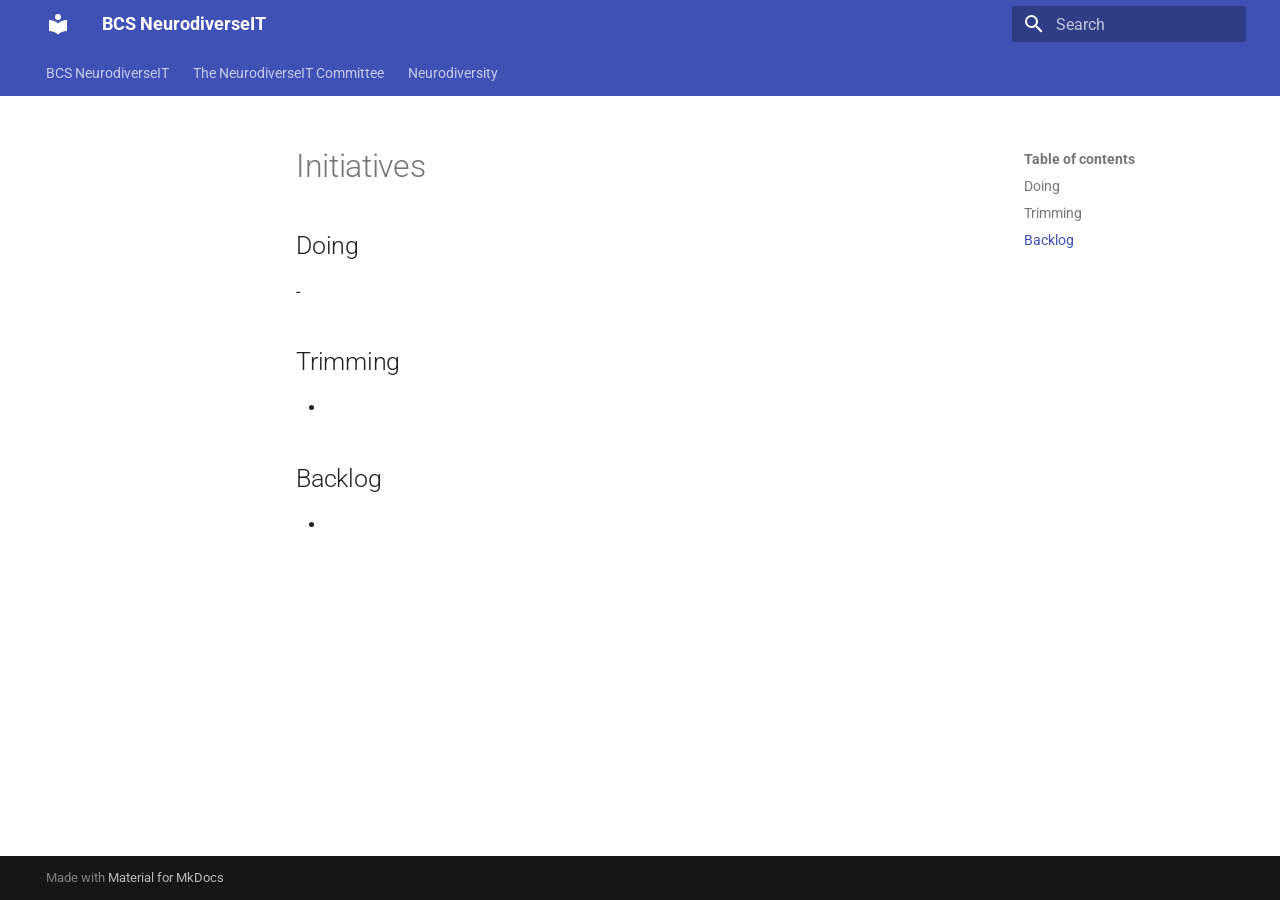
<file: Initiatives/index.html>
<!doctype html>
<html lang="en" class="no-js">
  <head>
    
      <meta charset="utf-8">
      <meta name="viewport" content="width=device-width,initial-scale=1">
      
      
      
        <link rel="canonical" href="https://neurodiverseit.github.io/Initiatives/">
      
      
      
      
        
      
      
      <link rel="icon" href="../assets/images/favicon.png">
      <meta name="generator" content="mkdocs-1.6.1, mkdocs-material-9.7.6">
    
    
      
        <title>Initiatives - BCS NeurodiverseIT</title>
      
    
    
      <link rel="stylesheet" href="../assets/stylesheets/main.484c7ddc.min.css">
      
      


    
    
      
    
    
      
        
        
        <link rel="preconnect" href="https://fonts.gstatic.com" crossorigin>
        <link rel="stylesheet" href="https://fonts.googleapis.com/css?family=Roboto:300,300i,400,400i,700,700i%7CRoboto+Mono:400,400i,700,700i&display=fallback">
        <style>:root{--md-text-font:"Roboto";--md-code-font:"Roboto Mono"}</style>
      
    
    
    <script>__md_scope=new URL("..",location),__md_hash=e=>[...e].reduce(((e,_)=>(e<<5)-e+_.charCodeAt(0)),0),__md_get=(e,_=localStorage,t=__md_scope)=>JSON.parse(_.getItem(t.pathname+"."+e)),__md_set=(e,_,t=localStorage,a=__md_scope)=>{try{t.setItem(a.pathname+"."+e,JSON.stringify(_))}catch(e){}}</script>
    
      

    
    
  </head>
  
  
    <body dir="ltr">
  
    
    <input class="md-toggle" data-md-toggle="drawer" type="checkbox" id="__drawer" autocomplete="off">
    <input class="md-toggle" data-md-toggle="search" type="checkbox" id="__search" autocomplete="off">
    <label class="md-overlay" for="__drawer"></label>
    <div data-md-component="skip">
      
        
        <a href="#initiatives" class="md-skip">
          Skip to content
        </a>
      
    </div>
    <div data-md-component="announce">
      
    </div>
    
    
      

<header class="md-header" data-md-component="header">
  <nav class="md-header__inner md-grid" aria-label="Header">
    <a href=".." title="BCS NeurodiverseIT" class="md-header__button md-logo" aria-label="BCS NeurodiverseIT" data-md-component="logo">
      
  
  <svg xmlns="http://www.w3.org/2000/svg" viewBox="0 0 24 24"><path d="M12 8a3 3 0 0 0 3-3 3 3 0 0 0-3-3 3 3 0 0 0-3 3 3 3 0 0 0 3 3m0 3.54C9.64 9.35 6.5 8 3 8v11c3.5 0 6.64 1.35 9 3.54 2.36-2.19 5.5-3.54 9-3.54V8c-3.5 0-6.64 1.35-9 3.54"/></svg>

    </a>
    <label class="md-header__button md-icon" for="__drawer">
      
      <svg xmlns="http://www.w3.org/2000/svg" viewBox="0 0 24 24"><path d="M3 6h18v2H3zm0 5h18v2H3zm0 5h18v2H3z"/></svg>
    </label>
    <div class="md-header__title" data-md-component="header-title">
      <div class="md-header__ellipsis">
        <div class="md-header__topic">
          <span class="md-ellipsis">
            BCS NeurodiverseIT
          </span>
        </div>
        <div class="md-header__topic" data-md-component="header-topic">
          <span class="md-ellipsis">
            
              Initiatives
            
          </span>
        </div>
      </div>
    </div>
    
    
      <script>var palette=__md_get("__palette");if(palette&&palette.color){if("(prefers-color-scheme)"===palette.color.media){var media=matchMedia("(prefers-color-scheme: light)"),input=document.querySelector(media.matches?"[data-md-color-media='(prefers-color-scheme: light)']":"[data-md-color-media='(prefers-color-scheme: dark)']");palette.color.media=input.getAttribute("data-md-color-media"),palette.color.scheme=input.getAttribute("data-md-color-scheme"),palette.color.primary=input.getAttribute("data-md-color-primary"),palette.color.accent=input.getAttribute("data-md-color-accent")}for(var[key,value]of Object.entries(palette.color))document.body.setAttribute("data-md-color-"+key,value)}</script>
    
    
    
      
      
        <label class="md-header__button md-icon" for="__search">
          
          <svg xmlns="http://www.w3.org/2000/svg" viewBox="0 0 24 24"><path d="M9.5 3A6.5 6.5 0 0 1 16 9.5c0 1.61-.59 3.09-1.56 4.23l.27.27h.79l5 5-1.5 1.5-5-5v-.79l-.27-.27A6.52 6.52 0 0 1 9.5 16 6.5 6.5 0 0 1 3 9.5 6.5 6.5 0 0 1 9.5 3m0 2C7 5 5 7 5 9.5S7 14 9.5 14 14 12 14 9.5 12 5 9.5 5"/></svg>
        </label>
        <div class="md-search" data-md-component="search" role="dialog">
  <label class="md-search__overlay" for="__search"></label>
  <div class="md-search__inner" role="search">
    <form class="md-search__form" name="search">
      <input type="text" class="md-search__input" name="query" aria-label="Search" placeholder="Search" autocapitalize="off" autocorrect="off" autocomplete="off" spellcheck="false" data-md-component="search-query" required>
      <label class="md-search__icon md-icon" for="__search">
        
        <svg xmlns="http://www.w3.org/2000/svg" viewBox="0 0 24 24"><path d="M9.5 3A6.5 6.5 0 0 1 16 9.5c0 1.61-.59 3.09-1.56 4.23l.27.27h.79l5 5-1.5 1.5-5-5v-.79l-.27-.27A6.52 6.52 0 0 1 9.5 16 6.5 6.5 0 0 1 3 9.5 6.5 6.5 0 0 1 9.5 3m0 2C7 5 5 7 5 9.5S7 14 9.5 14 14 12 14 9.5 12 5 9.5 5"/></svg>
        
        <svg xmlns="http://www.w3.org/2000/svg" viewBox="0 0 24 24"><path d="M20 11v2H8l5.5 5.5-1.42 1.42L4.16 12l7.92-7.92L13.5 5.5 8 11z"/></svg>
      </label>
      <nav class="md-search__options" aria-label="Search">
        
        <button type="reset" class="md-search__icon md-icon" title="Clear" aria-label="Clear" tabindex="-1">
          
          <svg xmlns="http://www.w3.org/2000/svg" viewBox="0 0 24 24"><path d="M19 6.41 17.59 5 12 10.59 6.41 5 5 6.41 10.59 12 5 17.59 6.41 19 12 13.41 17.59 19 19 17.59 13.41 12z"/></svg>
        </button>
      </nav>
      
    </form>
    <div class="md-search__output">
      <div class="md-search__scrollwrap" tabindex="0" data-md-scrollfix>
        <div class="md-search-result" data-md-component="search-result">
          <div class="md-search-result__meta">
            Initializing search
          </div>
          <ol class="md-search-result__list" role="presentation"></ol>
        </div>
      </div>
    </div>
  </div>
</div>
      
    
    
  </nav>
  
</header>
    
    <div class="md-container" data-md-component="container">
      
      
        
          
            
<nav class="md-tabs" aria-label="Tabs" data-md-component="tabs">
  <div class="md-grid">
    <ul class="md-tabs__list">
      
        
  
  
  
  
    <li class="md-tabs__item">
      <a href=".." class="md-tabs__link">
        
  
  
    
  
  BCS NeurodiverseIT

      </a>
    </li>
  

      
        
  
  
  
  
    <li class="md-tabs__item">
      <a href="../committee/" class="md-tabs__link">
        
  
  
    
  
  The NeurodiverseIT Committee

      </a>
    </li>
  

      
        
  
  
  
  
    
    
      <li class="md-tabs__item">
        <a href="../adhd/" class="md-tabs__link">
          
  
  
  Neurodiversity

        </a>
      </li>
    
  

      
    </ul>
  </div>
</nav>
          
        
      
      <main class="md-main" data-md-component="main">
        <div class="md-main__inner md-grid">
          
            
              
              <div class="md-sidebar md-sidebar--primary" data-md-component="sidebar" data-md-type="navigation" >
                <div class="md-sidebar__scrollwrap">
                  <div class="md-sidebar__inner">
                    


  


<nav class="md-nav md-nav--primary md-nav--lifted" aria-label="Navigation" data-md-level="0">
  <label class="md-nav__title" for="__drawer">
    <a href=".." title="BCS NeurodiverseIT" class="md-nav__button md-logo" aria-label="BCS NeurodiverseIT" data-md-component="logo">
      
  
  <svg xmlns="http://www.w3.org/2000/svg" viewBox="0 0 24 24"><path d="M12 8a3 3 0 0 0 3-3 3 3 0 0 0-3-3 3 3 0 0 0-3 3 3 3 0 0 0 3 3m0 3.54C9.64 9.35 6.5 8 3 8v11c3.5 0 6.64 1.35 9 3.54 2.36-2.19 5.5-3.54 9-3.54V8c-3.5 0-6.64 1.35-9 3.54"/></svg>

    </a>
    BCS NeurodiverseIT
  </label>
  
  <ul class="md-nav__list" data-md-scrollfix>
    
      
      
  
  
  
  
    <li class="md-nav__item">
      <a href=".." class="md-nav__link">
        
  
  
  <span class="md-ellipsis">
    
  
    BCS NeurodiverseIT
  

    
  </span>
  
  

      </a>
    </li>
  

    
      
      
  
  
  
  
    <li class="md-nav__item">
      <a href="../committee/" class="md-nav__link">
        
  
  
  <span class="md-ellipsis">
    
  
    The NeurodiverseIT Committee
  

    
  </span>
  
  

      </a>
    </li>
  

    
      
      
  
  
  
  
    
    
    
    
      
      
    
    
    <li class="md-nav__item md-nav__item--nested">
      
        
        
        <input class="md-nav__toggle md-toggle " type="checkbox" id="__nav_3" >
        
          
          <label class="md-nav__link" for="__nav_3" id="__nav_3_label" tabindex="0">
            
  
  
  <span class="md-ellipsis">
    
  
    Neurodiversity
  

    
  </span>
  
  

            <span class="md-nav__icon md-icon"></span>
          </label>
        
        <nav class="md-nav" data-md-level="1" aria-labelledby="__nav_3_label" aria-expanded="false">
          <label class="md-nav__title" for="__nav_3">
            <span class="md-nav__icon md-icon"></span>
            
  
    Neurodiversity
  

          </label>
          <ul class="md-nav__list" data-md-scrollfix>
            
              
                
  
  
  
  
    <li class="md-nav__item">
      <a href="../adhd/" class="md-nav__link">
        
  
  
  <span class="md-ellipsis">
    
  
    What is ADHD?
  

    
  </span>
  
  

      </a>
    </li>
  

              
            
              
                
  
  
  
  
    <li class="md-nav__item">
      <a href="../autism/" class="md-nav__link">
        
  
  
  <span class="md-ellipsis">
    
  
    What is Autism?
  

    
  </span>
  
  

      </a>
    </li>
  

              
            
              
                
  
  
  
  
    <li class="md-nav__item">
      <a href="../dyslexia/" class="md-nav__link">
        
  
  
  <span class="md-ellipsis">
    
  
    What is Dyslexia?
  

    
  </span>
  
  

      </a>
    </li>
  

              
            
          </ul>
        </nav>
      
    </li>
  

    
  </ul>
</nav>
                  </div>
                </div>
              </div>
            
            
              
              <div class="md-sidebar md-sidebar--secondary" data-md-component="sidebar" data-md-type="toc" >
                <div class="md-sidebar__scrollwrap">
                  <div class="md-sidebar__inner">
                    

<nav class="md-nav md-nav--secondary" aria-label="Table of contents">
  
  
  
    
  
  
    <label class="md-nav__title" for="__toc">
      <span class="md-nav__icon md-icon"></span>
      Table of contents
    </label>
    <ul class="md-nav__list" data-md-component="toc" data-md-scrollfix>
      
        <li class="md-nav__item">
  <a href="#doing" class="md-nav__link">
    <span class="md-ellipsis">
      
        Doing
      
    </span>
  </a>
  
</li>
      
        <li class="md-nav__item">
  <a href="#trimming" class="md-nav__link">
    <span class="md-ellipsis">
      
        Trimming
      
    </span>
  </a>
  
</li>
      
        <li class="md-nav__item">
  <a href="#backlog" class="md-nav__link">
    <span class="md-ellipsis">
      
        Backlog
      
    </span>
  </a>
  
</li>
      
    </ul>
  
</nav>
                  </div>
                </div>
              </div>
            
          
          
            <div class="md-content" data-md-component="content">
              
              <article class="md-content__inner md-typeset">
                
                  



<h1 id="initiatives">Initiatives</h1>
<h2 id="doing">Doing</h2>
<p>-</p>
<h2 id="trimming">Trimming</h2>
<ul>
<li></li>
</ul>
<h2 id="backlog">Backlog</h2>
<ul>
<li></li>
</ul>












                
              </article>
            </div>
          
          
<script>var target=document.getElementById(location.hash.slice(1));target&&target.name&&(target.checked=target.name.startsWith("__tabbed_"))</script>
        </div>
        
      </main>
      
        <footer class="md-footer">
  
  <div class="md-footer-meta md-typeset">
    <div class="md-footer-meta__inner md-grid">
      <div class="md-copyright">
  
  
    Made with
    <a href="https://squidfunk.github.io/mkdocs-material/" target="_blank" rel="noopener">
      Material for MkDocs
    </a>
  
</div>
      
    </div>
  </div>
</footer>
      
    </div>
    <div class="md-dialog" data-md-component="dialog">
      <div class="md-dialog__inner md-typeset"></div>
    </div>
    
    
    
      
      
      <script id="__config" type="application/json">{"annotate": null, "base": "..", "features": ["navigation.tabs"], "search": "../assets/javascripts/workers/search.2c215733.min.js", "tags": null, "translations": {"clipboard.copied": "Copied to clipboard", "clipboard.copy": "Copy to clipboard", "search.result.more.one": "1 more on this page", "search.result.more.other": "# more on this page", "search.result.none": "No matching documents", "search.result.one": "1 matching document", "search.result.other": "# matching documents", "search.result.placeholder": "Type to start searching", "search.result.term.missing": "Missing", "select.version": "Select version"}, "version": null}</script>
    
    
      <script src="../assets/javascripts/bundle.79ae519e.min.js"></script>
      
    
  </body>
</html>
</file>
<file: assets/stylesheets/main.484c7ddc.min.css>
@charset "UTF-8";html{-webkit-text-size-adjust:none;-moz-text-size-adjust:none;text-size-adjust:none;box-sizing:border-box}*,:after,:before{box-sizing:inherit}@media (prefers-reduced-motion){*,:after,:before{transition:none!important}}body{margin:0}a,button,input,label{-webkit-tap-highlight-color:transparent}a{color:inherit;text-decoration:none}hr{border:0;box-sizing:initial;display:block;height:.05rem;overflow:visible;padding:0}small{font-size:80%}sub,sup{line-height:1em}img{border-style:none}table{border-collapse:initial;border-spacing:0}td,th{font-weight:400;vertical-align:top}button{background:#0000;border:0;font-family:inherit;font-size:inherit;margin:0;padding:0}input{border:0;outline:none}:root{--md-primary-fg-color:#4051b5;--md-primary-fg-color--light:#5d6cc0;--md-primary-fg-color--dark:#303fa1;--md-primary-bg-color:#fff;--md-primary-bg-color--light:#ffffffb3;--md-accent-fg-color:#526cfe;--md-accent-fg-color--transparent:#526cfe1a;--md-accent-bg-color:#fff;--md-accent-bg-color--light:#ffffffb3}[data-md-color-scheme=default]{color-scheme:light}[data-md-color-scheme=default] img[src$="#gh-dark-mode-only"],[data-md-color-scheme=default] img[src$="#only-dark"]{display:none}:root,[data-md-color-scheme=default]{--md-hue:225deg;--md-default-fg-color:#000000de;--md-default-fg-color--light:#0000008a;--md-default-fg-color--lighter:#00000052;--md-default-fg-color--lightest:#00000012;--md-default-bg-color:#fff;--md-default-bg-color--light:#ffffffb3;--md-default-bg-color--lighter:#ffffff4d;--md-default-bg-color--lightest:#ffffff1f;--md-code-fg-color:#36464e;--md-code-bg-color:#f5f5f5;--md-code-bg-color--light:#f5f5f5b3;--md-code-bg-color--lighter:#f5f5f54d;--md-code-hl-color:#4287ff;--md-code-hl-color--light:#4287ff1a;--md-code-hl-number-color:#d52a2a;--md-code-hl-special-color:#db1457;--md-code-hl-function-color:#a846b9;--md-code-hl-constant-color:#6e59d9;--md-code-hl-keyword-color:#3f6ec6;--md-code-hl-string-color:#1c7d4d;--md-code-hl-name-color:var(--md-code-fg-color);--md-code-hl-operator-color:var(--md-default-fg-color--light);--md-code-hl-punctuation-color:var(--md-default-fg-color--light);--md-code-hl-comment-color:var(--md-default-fg-color--light);--md-code-hl-generic-color:var(--md-default-fg-color--light);--md-code-hl-variable-color:var(--md-default-fg-color--light);--md-typeset-color:var(--md-default-fg-color);--md-typeset-a-color:var(--md-primary-fg-color);--md-typeset-del-color:#f5503d26;--md-typeset-ins-color:#0bd57026;--md-typeset-kbd-color:#fafafa;--md-typeset-kbd-accent-color:#fff;--md-typeset-kbd-border-color:#b8b8b8;--md-typeset-mark-color:#ffff0080;--md-typeset-table-color:#0000001f;--md-typeset-table-color--light:rgba(0,0,0,.035);--md-admonition-fg-color:var(--md-default-fg-color);--md-admonition-bg-color:var(--md-default-bg-color);--md-warning-fg-color:#000000de;--md-warning-bg-color:#ff9;--md-footer-fg-color:#fff;--md-footer-fg-color--light:#ffffffb3;--md-footer-fg-color--lighter:#ffffff73;--md-footer-bg-color:#000000de;--md-footer-bg-color--dark:#00000052;--md-shadow-z1:0 0.2rem 0.5rem #0000000d,0 0 0.05rem #0000001a;--md-shadow-z2:0 0.2rem 0.5rem #0000001a,0 0 0.05rem #00000040;--md-shadow-z3:0 0.2rem 0.5rem #0003,0 0 0.05rem #00000059}.md-icon svg{fill:currentcolor;display:block;height:1.2rem;width:1.2rem}body{-webkit-font-smoothing:antialiased;-moz-osx-font-smoothing:grayscale;--md-text-font-family:var(--md-text-font,_),-apple-system,BlinkMacSystemFont,Helvetica,Arial,sans-serif;--md-code-font-family:var(--md-code-font,_),SFMono-Regular,Consolas,Menlo,monospace}aside,body,input{font-feature-settings:"kern","liga";color:var(--md-typeset-color);font-family:var(--md-text-font-family)}code,kbd,pre{font-feature-settings:"kern";font-family:var(--md-code-font-family)}:root{--md-typeset-table-sort-icon:url('data:image/svg+xml;charset=utf-8,<svg xmlns="http://www.w3.org/2000/svg" viewBox="0 0 24 24"><path d="m18 21-4-4h3V7h-3l4-4 4 4h-3v10h3M2 19v-2h10v2M2 13v-2h7v2M2 7V5h4v2z"/></svg>');--md-typeset-table-sort-icon--asc:url('data:image/svg+xml;charset=utf-8,<svg xmlns="http://www.w3.org/2000/svg" viewBox="0 0 24 24"><path d="M19 17h3l-4 4-4-4h3V3h2M2 17h10v2H2M6 5v2H2V5m0 6h7v2H2z"/></svg>');--md-typeset-table-sort-icon--desc:url('data:image/svg+xml;charset=utf-8,<svg xmlns="http://www.w3.org/2000/svg" viewBox="0 0 24 24"><path d="M19 7h3l-4-4-4 4h3v14h2M2 17h10v2H2M6 5v2H2V5m0 6h7v2H2z"/></svg>')}.md-typeset{-webkit-print-color-adjust:exact;color-adjust:exact;font-size:.8rem;line-height:1.6;overflow-wrap:break-word}@media print{.md-typeset{font-size:.68rem}}.md-typeset blockquote,.md-typeset dl,.md-typeset figure,.md-typeset ol,.md-typeset pre,.md-typeset ul{margin-bottom:1em;margin-top:1em}.md-typeset h1{color:var(--md-default-fg-color--light);font-size:2em;line-height:1.3;margin:0 0 1.25em}.md-typeset h1,.md-typeset h2{font-weight:300;letter-spacing:-.01em}.md-typeset h2{font-size:1.5625em;line-height:1.4;margin:1.6em 0 .64em}.md-typeset h3{font-size:1.25em;font-weight:400;letter-spacing:-.01em;line-height:1.5;margin:1.6em 0 .8em}.md-typeset h2+h3{margin-top:.8em}.md-typeset h4{font-weight:700;letter-spacing:-.01em;margin:1em 0}.md-typeset h5,.md-typeset h6{color:var(--md-default-fg-color--light);font-size:.8em;font-weight:700;letter-spacing:-.01em;margin:1.25em 0}.md-typeset h5{text-transform:uppercase}.md-typeset h5 code{text-transform:none}.md-typeset hr{border-bottom:.05rem solid var(--md-default-fg-color--lightest);display:flow-root;margin:1.5em 0}.md-typeset a{color:var(--md-typeset-a-color);word-break:break-word}.md-typeset a,.md-typeset a:before{transition:color 125ms}.md-typeset a:focus,.md-typeset a:hover{color:var(--md-accent-fg-color)}.md-typeset a:focus code,.md-typeset a:hover code{background-color:var(--md-accent-fg-color--transparent);color:var(--md-accent-fg-color)}.md-typeset a code{color:var(--md-typeset-a-color)}.md-typeset a.focus-visible{outline-color:var(--md-accent-fg-color);outline-offset:.2rem}.md-typeset code,.md-typeset kbd,.md-typeset pre{color:var(--md-code-fg-color);direction:ltr;font-variant-ligatures:none;transition:background-color 125ms}@media print{.md-typeset code,.md-typeset kbd,.md-typeset pre{white-space:pre-wrap}}.md-typeset code{background-color:var(--md-code-bg-color);border-radius:.1rem;-webkit-box-decoration-break:clone;box-decoration-break:clone;font-size:.85em;padding:0 .2941176471em;transition:color 125ms,background-color 125ms;word-break:break-word}.md-typeset code:not(.focus-visible){-webkit-tap-highlight-color:transparent;outline:none}.md-typeset pre{display:flow-root;line-height:1.4;position:relative}.md-typeset pre>code{-webkit-box-decoration-break:slice;box-decoration-break:slice;box-shadow:none;display:block;margin:0;outline-color:var(--md-accent-fg-color);overflow:auto;padding:.7720588235em 1.1764705882em;scrollbar-color:var(--md-default-fg-color--lighter) #0000;scrollbar-width:thin;touch-action:auto;word-break:normal}.md-typeset pre>code:hover{scrollbar-color:var(--md-accent-fg-color) #0000}.md-typeset pre>code::-webkit-scrollbar{height:.2rem;width:.2rem}.md-typeset pre>code::-webkit-scrollbar-thumb{background-color:var(--md-default-fg-color--lighter)}.md-typeset pre>code::-webkit-scrollbar-thumb:hover{background-color:var(--md-accent-fg-color)}.md-typeset kbd{background-color:var(--md-typeset-kbd-color);border-radius:.1rem;box-shadow:0 .1rem 0 .05rem var(--md-typeset-kbd-border-color),0 .1rem 0 var(--md-typeset-kbd-border-color),0 -.1rem .2rem var(--md-typeset-kbd-accent-color) inset;color:var(--md-default-fg-color);display:inline-block;font-size:.75em;padding:0 .6666666667em;vertical-align:text-top;word-break:break-word}.md-typeset mark{background-color:var(--md-typeset-mark-color);-webkit-box-decoration-break:clone;box-decoration-break:clone;color:inherit;word-break:break-word}.md-typeset abbr{cursor:help;text-decoration:none}.md-typeset [data-preview],.md-typeset abbr{border-bottom:.05rem dotted var(--md-default-fg-color--light)}.md-typeset small{opacity:.75}[dir=ltr] .md-typeset sub,[dir=ltr] .md-typeset sup{margin-left:.078125em}[dir=rtl] .md-typeset sub,[dir=rtl] .md-typeset sup{margin-right:.078125em}[dir=ltr] .md-typeset blockquote{padding-left:.6rem}[dir=rtl] .md-typeset blockquote{padding-right:.6rem}[dir=ltr] .md-typeset blockquote{border-left:.2rem solid var(--md-default-fg-color--lighter)}[dir=rtl] .md-typeset blockquote{border-right:.2rem solid var(--md-default-fg-color--lighter)}.md-typeset blockquote{color:var(--md-default-fg-color--light);margin-left:0;margin-right:0}.md-typeset ul{list-style-type:disc}.md-typeset ul[type]{list-style-type:revert-layer}[dir=ltr] .md-typeset ol,[dir=ltr] .md-typeset ul{margin-left:.625em}[dir=rtl] .md-typeset ol,[dir=rtl] .md-typeset ul{margin-right:.625em}.md-typeset ol,.md-typeset ul{padding:0}.md-typeset ol:not([hidden]),.md-typeset ul:not([hidden]){display:flow-root}.md-typeset ol ol,.md-typeset ul ol{list-style-type:lower-alpha}.md-typeset ol ol ol,.md-typeset ul ol ol{list-style-type:lower-roman}.md-typeset ol ol ol ol,.md-typeset ul ol ol ol{list-style-type:upper-alpha}.md-typeset ol ol ol ol ol,.md-typeset ul ol ol ol ol{list-style-type:upper-roman}.md-typeset ol[type],.md-typeset ul[type]{list-style-type:revert-layer}[dir=ltr] .md-typeset ol li,[dir=ltr] .md-typeset ul li{margin-left:1.25em}[dir=rtl] .md-typeset ol li,[dir=rtl] .md-typeset ul li{margin-right:1.25em}.md-typeset ol li,.md-typeset ul li{margin-bottom:.5em}.md-typeset ol li blockquote,.md-typeset ol li p,.md-typeset ul li blockquote,.md-typeset ul li p{margin:.5em 0}.md-typeset ol li:last-child,.md-typeset ul li:last-child{margin-bottom:0}[dir=ltr] .md-typeset ol li ol,[dir=ltr] .md-typeset ol li ul,[dir=ltr] .md-typeset ul li ol,[dir=ltr] .md-typeset ul li ul{margin-left:.625em}[dir=rtl] .md-typeset ol li ol,[dir=rtl] .md-typeset ol li ul,[dir=rtl] .md-typeset ul li ol,[dir=rtl] .md-typeset ul li ul{margin-right:.625em}.md-typeset ol li ol,.md-typeset ol li ul,.md-typeset ul li ol,.md-typeset ul li ul{margin-bottom:.5em;margin-top:.5em}[dir=ltr] .md-typeset dd{margin-left:1.875em}[dir=rtl] .md-typeset dd{margin-right:1.875em}.md-typeset dd{margin-bottom:1.5em;margin-top:1em}.md-typeset img,.md-typeset svg,.md-typeset video{height:auto;max-width:100%}.md-typeset img[align=left]{margin:1em 1em 1em 0}.md-typeset img[align=right]{margin:1em 0 1em 1em}.md-typeset img[align]:only-child{margin-top:0}.md-typeset figure{display:flow-root;margin:1em auto;max-width:100%;text-align:center;width:fit-content}.md-typeset figure img{display:block;margin:0 auto}.md-typeset figcaption{font-style:italic;margin:1em auto;max-width:24rem}.md-typeset iframe{max-width:100%}.md-typeset table:not([class]){background-color:var(--md-default-bg-color);border:.05rem solid var(--md-typeset-table-color);border-radius:.1rem;display:inline-block;font-size:.64rem;max-width:100%;overflow:auto;touch-action:auto}@media print{.md-typeset table:not([class]){display:table}}.md-typeset table:not([class])+*{margin-top:1.5em}.md-typeset table:not([class]) td>:first-child,.md-typeset table:not([class]) th>:first-child{margin-top:0}.md-typeset table:not([class]) td>:last-child,.md-typeset table:not([class]) th>:last-child{margin-bottom:0}.md-typeset table:not([class]) td:not([align]),.md-typeset table:not([class]) th:not([align]){text-align:left}[dir=rtl] .md-typeset table:not([class]) td:not([align]),[dir=rtl] .md-typeset table:not([class]) th:not([align]){text-align:right}.md-typeset table:not([class]) th{font-weight:700;min-width:5rem;padding:.9375em 1.25em;vertical-align:top}.md-typeset table:not([class]) td{border-top:.05rem solid var(--md-typeset-table-color);padding:.9375em 1.25em;vertical-align:top}.md-typeset table:not([class]) tbody tr{transition:background-color 125ms}.md-typeset table:not([class]) tbody tr:hover{background-color:var(--md-typeset-table-color--light);box-shadow:0 .05rem 0 var(--md-default-bg-color) inset}.md-typeset table:not([class]) a{word-break:normal}.md-typeset table th[role=columnheader]{cursor:pointer}[dir=ltr] .md-typeset table th[role=columnheader]:after{margin-left:.5em}[dir=rtl] .md-typeset table th[role=columnheader]:after{margin-right:.5em}.md-typeset table th[role=columnheader]:after{content:"";display:inline-block;height:1.2em;-webkit-mask-image:var(--md-typeset-table-sort-icon);mask-image:var(--md-typeset-table-sort-icon);-webkit-mask-repeat:no-repeat;mask-repeat:no-repeat;-webkit-mask-size:contain;mask-size:contain;transition:background-color 125ms;vertical-align:text-bottom;width:1.2em}.md-typeset table th[role=columnheader]:hover:after{background-color:var(--md-default-fg-color--lighter)}.md-typeset table th[role=columnheader][aria-sort=ascending]:after{background-color:var(--md-default-fg-color--light);-webkit-mask-image:var(--md-typeset-table-sort-icon--asc);mask-image:var(--md-typeset-table-sort-icon--asc)}.md-typeset table th[role=columnheader][aria-sort=descending]:after{background-color:var(--md-default-fg-color--light);-webkit-mask-image:var(--md-typeset-table-sort-icon--desc);mask-image:var(--md-typeset-table-sort-icon--desc)}.md-typeset__scrollwrap{margin:1em -.8rem;overflow-x:auto;touch-action:auto}.md-typeset__table{display:inline-block;margin-bottom:.5em;padding:0 .8rem}@media print{.md-typeset__table{display:block}}html .md-typeset__table table{display:table;margin:0;overflow:hidden;width:100%}@media screen and (max-width:44.984375em){.md-content__inner>pre{margin:1em -.8rem}.md-content__inner>pre code{border-radius:0}}.md-typeset .md-author{border-radius:100%;display:block;flex-shrink:0;height:1.6rem;overflow:hidden;position:relative;transition:color 125ms,transform 125ms;width:1.6rem}.md-typeset .md-author img{display:block}.md-typeset .md-author--more{background:var(--md-default-fg-color--lightest);color:var(--md-default-fg-color--lighter);font-size:.6rem;font-weight:700;line-height:1.6rem;text-align:center}.md-typeset .md-author--long{height:2.4rem;width:2.4rem}.md-typeset a.md-author{transform:scale(1)}.md-typeset a.md-author img{border-radius:100%;filter:grayscale(100%) opacity(75%);transition:filter 125ms}.md-typeset a.md-author:focus,.md-typeset a.md-author:hover{transform:scale(1.1);z-index:1}.md-typeset a.md-author:focus img,.md-typeset a.md-author:hover img{filter:grayscale(0)}.md-banner{background-color:var(--md-footer-bg-color);color:var(--md-footer-fg-color);overflow:auto}@media print{.md-banner{display:none}}.md-banner--warning{background-color:var(--md-warning-bg-color);color:var(--md-warning-fg-color)}.md-banner__inner{font-size:.7rem;margin:.6rem auto;padding:0 .8rem}[dir=ltr] .md-banner__button{float:right}[dir=rtl] .md-banner__button{float:left}.md-banner__button{color:inherit;cursor:pointer;transition:opacity .25s}.no-js .md-banner__button{display:none}.md-banner__button:hover{opacity:.7}html{font-size:125%;height:100%;overflow-x:hidden}@media screen and (min-width:100em){html{font-size:137.5%}}@media screen and (min-width:125em){html{font-size:150%}}body{background-color:var(--md-default-bg-color);display:flex;flex-direction:column;font-size:.5rem;min-height:100%;position:relative;width:100%}@media print{body{display:block}}@media screen and (max-width:59.984375em){body[data-md-scrolllock]{position:fixed}}.md-grid{margin-left:auto;margin-right:auto;max-width:61rem}.md-container{display:flex;flex-direction:column;flex-grow:1}@media print{.md-container{display:block}}.md-main{flex-grow:1}.md-main__inner{display:flex;height:100%;margin-top:1.5rem}.md-ellipsis{overflow:hidden;text-overflow:ellipsis}.md-toggle{display:none}.md-option{height:0;opacity:0;position:absolute;width:0}.md-option:checked+label:not([hidden]){display:block}.md-option.focus-visible+label{outline-color:var(--md-accent-fg-color);outline-style:auto}.md-skip{background-color:var(--md-default-fg-color);border-radius:.1rem;color:var(--md-default-bg-color);font-size:.64rem;margin:.5rem;opacity:0;outline-color:var(--md-accent-fg-color);padding:.3rem .5rem;position:fixed;transform:translateY(.4rem);z-index:-1}.md-skip:focus{opacity:1;transform:translateY(0);transition:transform .25s cubic-bezier(.4,0,.2,1),opacity 175ms 75ms;z-index:10}@page{margin:25mm}:root{--md-clipboard-icon:url('data:image/svg+xml;charset=utf-8,<svg xmlns="http://www.w3.org/2000/svg" viewBox="0 0 24 24"><path d="M19 21H8V7h11m0-2H8a2 2 0 0 0-2 2v14a2 2 0 0 0 2 2h11a2 2 0 0 0 2-2V7a2 2 0 0 0-2-2m-3-4H4a2 2 0 0 0-2 2v14h2V3h12z"/></svg>')}.md-clipboard{border-radius:.1rem;color:var(--md-default-fg-color--lightest);cursor:pointer;height:1.5em;outline-color:var(--md-accent-fg-color);outline-offset:.1rem;transition:color .25s;width:1.5em;z-index:1}@media print{.md-clipboard{display:none}}.md-clipboard:not(.focus-visible){-webkit-tap-highlight-color:transparent;outline:none}:hover>.md-clipboard{color:var(--md-default-fg-color--light)}.md-clipboard:focus,.md-clipboard:hover{color:var(--md-accent-fg-color)}.md-clipboard:after{background-color:currentcolor;content:"";display:block;height:1.125em;margin:0 auto;-webkit-mask-image:var(--md-clipboard-icon);mask-image:var(--md-clipboard-icon);-webkit-mask-position:center;mask-position:center;-webkit-mask-repeat:no-repeat;mask-repeat:no-repeat;-webkit-mask-size:contain;mask-size:contain;width:1.125em}.md-clipboard--inline{cursor:pointer}.md-clipboard--inline code{transition:color .25s,background-color .25s}.md-clipboard--inline:focus code,.md-clipboard--inline:hover code{background-color:var(--md-accent-fg-color--transparent);color:var(--md-accent-fg-color)}:root{--md-code-select-icon:url('data:image/svg+xml;charset=utf-8,<svg xmlns="http://www.w3.org/2000/svg" viewBox="0 0 24 24"><path d="M19 19h-4v2h4c1.1 0 2-.9 2-2v-4h-2m0-12h-4v2h4v4h2V5c0-1.1-.9-2-2-2M5 5h4V3H5c-1.1 0-2 .9-2 2v4h2m0 6H3v4c0 1.1.9 2 2 2h4v-2H5zm2-4h2v2H7zm4 0h2v2h-2zm4 0h2v2h-2zM7 7h2v2H7zm4 0h2v2h-2zm4 0h2v2h-2zm-8 8h2v2H7zm4 0h2v2h-2zm4 0h2v2h-2z"/></svg>');--md-code-copy-icon:url('data:image/svg+xml;charset=utf-8,<svg xmlns="http://www.w3.org/2000/svg" viewBox="0 0 24 24"><path d="M19 21H8V7h11m0-2H8a2 2 0 0 0-2 2v14a2 2 0 0 0 2 2h11a2 2 0 0 0 2-2V7a2 2 0 0 0-2-2m-3-4H4a2 2 0 0 0-2 2v14h2V3h12z"/></svg>')}.md-typeset .md-code__content{display:grid}.md-code__nav{background-color:var(--md-code-bg-color--lighter);border-radius:.1rem;display:flex;gap:.2rem;padding:.2rem;position:absolute;right:.25em;top:.25em;transition:background-color .25s;z-index:1}:hover>.md-code__nav{background-color:var(--md-code-bg-color--light)}.md-code__button{color:var(--md-default-fg-color--lightest);cursor:pointer;display:block;height:1.5em;outline-color:var(--md-accent-fg-color);outline-offset:.1rem;transition:color .25s;width:1.5em}:hover>*>.md-code__button{color:var(--md-default-fg-color--light)}.md-code__button.focus-visible,.md-code__button:hover{color:var(--md-accent-fg-color)}.md-code__button--active{color:var(--md-default-fg-color)!important}.md-code__button:after{background-color:currentcolor;content:"";display:block;height:1.125em;margin:0 auto;-webkit-mask-position:center;mask-position:center;-webkit-mask-repeat:no-repeat;mask-repeat:no-repeat;-webkit-mask-size:contain;mask-size:contain;width:1.125em}.md-code__button[data-md-type=select]:after{-webkit-mask-image:var(--md-code-select-icon);mask-image:var(--md-code-select-icon)}.md-code__button[data-md-type=copy]:after{-webkit-mask-image:var(--md-code-copy-icon);mask-image:var(--md-code-copy-icon)}@keyframes consent{0%{opacity:0;transform:translateY(100%)}to{opacity:1;transform:translateY(0)}}@keyframes overlay{0%{opacity:0}to{opacity:1}}.md-consent__overlay{animation:overlay .25s both;-webkit-backdrop-filter:blur(.1rem);backdrop-filter:blur(.1rem);background-color:#0000008a;height:100%;opacity:1;position:fixed;top:0;width:100%;z-index:5}.md-consent__inner{animation:consent .5s cubic-bezier(.1,.7,.1,1) both;background-color:var(--md-default-bg-color);border:0;border-radius:.1rem;bottom:0;box-shadow:0 0 .2rem #0000001a,0 .2rem .4rem #0003;max-height:100%;overflow:auto;padding:0;position:fixed;width:100%;z-index:5}.md-consent__form{padding:.8rem}.md-consent__settings{display:none;margin:1em 0}input:checked+.md-consent__settings{display:block}.md-consent__controls{margin-bottom:.8rem}.md-typeset .md-consent__controls .md-button{display:inline}@media screen and (max-width:44.984375em){.md-typeset .md-consent__controls .md-button{display:block;margin-top:.4rem;text-align:center;width:100%}}.md-consent label{cursor:pointer}.md-content{flex-grow:1;min-width:0}.md-content__inner{margin:0 .8rem 1.2rem;padding-top:.6rem}@media screen and (min-width:76.25em){[dir=ltr] .md-sidebar--primary:not([hidden])~.md-content>.md-content__inner{margin-left:1.2rem}[dir=ltr] .md-sidebar--secondary:not([hidden])~.md-content>.md-content__inner,[dir=rtl] .md-sidebar--primary:not([hidden])~.md-content>.md-content__inner{margin-right:1.2rem}[dir=rtl] .md-sidebar--secondary:not([hidden])~.md-content>.md-content__inner{margin-left:1.2rem}}.md-content__inner:before{content:"";display:block;height:.4rem}.md-content__inner>:last-child{margin-bottom:0}[dir=ltr] .md-content__button{float:right}[dir=rtl] .md-content__button{float:left}[dir=ltr] .md-content__button{margin-left:.4rem}[dir=rtl] .md-content__button{margin-right:.4rem}.md-content__button{margin:.4rem 0;padding:0}@media print{.md-content__button{display:none}}.md-typeset .md-content__button{color:var(--md-default-fg-color--lighter)}.md-content__button svg{display:inline;vertical-align:top}[dir=rtl] .md-content__button svg{transform:scaleX(-1)}[dir=ltr] .md-dialog{right:.8rem}[dir=rtl] .md-dialog{left:.8rem}.md-dialog{background-color:var(--md-default-fg-color);border-radius:.1rem;bottom:.8rem;box-shadow:var(--md-shadow-z3);min-width:11.1rem;opacity:0;padding:.4rem .6rem;pointer-events:none;position:fixed;transform:translateY(100%);transition:transform 0ms .4s,opacity .4s;z-index:4}@media print{.md-dialog{display:none}}.md-dialog--active{opacity:1;pointer-events:auto;transform:translateY(0);transition:transform .4s cubic-bezier(.075,.85,.175,1),opacity .4s}.md-dialog__inner{color:var(--md-default-bg-color);font-size:.7rem}.md-feedback{margin:2em 0 1em;text-align:center}.md-feedback fieldset{border:none;margin:0;padding:0}.md-feedback__title{font-weight:700;margin:1em auto}.md-feedback__inner{position:relative}.md-feedback__list{display:flex;flex-wrap:wrap;place-content:baseline center;position:relative}.md-feedback__list:hover .md-icon:not(:disabled){color:var(--md-default-fg-color--lighter)}:disabled .md-feedback__list{min-height:1.8rem}.md-feedback__icon{color:var(--md-default-fg-color--light);cursor:pointer;flex-shrink:0;margin:0 .1rem;transition:color 125ms}.md-feedback__icon:not(:disabled).md-icon:hover{color:var(--md-accent-fg-color)}.md-feedback__icon:disabled{color:var(--md-default-fg-color--lightest);pointer-events:none}.md-feedback__note{opacity:0;position:relative;transform:translateY(.4rem);transition:transform .4s cubic-bezier(.1,.7,.1,1),opacity .15s}.md-feedback__note>*{margin:0 auto;max-width:16rem}:disabled .md-feedback__note{opacity:1;transform:translateY(0)}@media print{.md-feedback{display:none}}.md-footer{background-color:var(--md-footer-bg-color);color:var(--md-footer-fg-color)}@media print{.md-footer{display:none}}.md-footer__inner{justify-content:space-between;overflow:auto;padding:.2rem}.md-footer__inner:not([hidden]){display:flex}.md-footer__link{align-items:end;display:flex;flex-grow:0.01;margin-bottom:.4rem;margin-top:1rem;max-width:100%;outline-color:var(--md-accent-fg-color);overflow:hidden;transition:opacity .25s}.md-footer__link:focus,.md-footer__link:hover{opacity:.7}[dir=rtl] .md-footer__link svg{transform:scaleX(-1)}@media screen and (max-width:44.984375em){.md-footer__link--prev{flex-shrink:0}.md-footer__link--prev .md-footer__title{display:none}}[dir=ltr] .md-footer__link--next{margin-left:auto}[dir=rtl] .md-footer__link--next{margin-right:auto}.md-footer__link--next{text-align:right}[dir=rtl] .md-footer__link--next{text-align:left}.md-footer__title{flex-grow:1;font-size:.9rem;margin-bottom:.7rem;max-width:calc(100% - 2.4rem);padding:0 1rem;white-space:nowrap}.md-footer__button{margin:.2rem;padding:.4rem}.md-footer__direction{font-size:.64rem;opacity:.7}.md-footer-meta{background-color:var(--md-footer-bg-color--dark)}.md-footer-meta__inner{display:flex;flex-wrap:wrap;justify-content:space-between;padding:.2rem}html .md-footer-meta.md-typeset a{color:var(--md-footer-fg-color--light)}html .md-footer-meta.md-typeset a:focus,html .md-footer-meta.md-typeset a:hover{color:var(--md-footer-fg-color)}.md-copyright{color:var(--md-footer-fg-color--lighter);font-size:.64rem;margin:auto .6rem;padding:.4rem 0;width:100%}@media screen and (min-width:45em){.md-copyright{width:auto}}.md-copyright__highlight{color:var(--md-footer-fg-color--light)}.md-social{display:inline-flex;gap:.2rem;margin:0 .4rem;padding:.2rem 0 .6rem}@media screen and (min-width:45em){.md-social{padding:.6rem 0}}.md-social__link{display:inline-block;height:1.6rem;text-align:center;width:1.6rem}.md-social__link:before{line-height:1.9}.md-social__link svg{fill:currentcolor;max-height:.8rem;vertical-align:-25%}.md-typeset .md-button{border:.1rem solid;border-radius:.1rem;color:var(--md-primary-fg-color);cursor:pointer;display:inline-block;font-weight:700;padding:.625em 2em;transition:color 125ms,background-color 125ms,border-color 125ms}.md-typeset .md-button--primary{background-color:var(--md-primary-fg-color);border-color:var(--md-primary-fg-color);color:var(--md-primary-bg-color)}.md-typeset .md-button:focus,.md-typeset .md-button:hover{background-color:var(--md-accent-fg-color);border-color:var(--md-accent-fg-color);color:var(--md-accent-bg-color)}[dir=ltr] .md-typeset .md-input{border-top-left-radius:.1rem}[dir=ltr] .md-typeset .md-input,[dir=rtl] .md-typeset .md-input{border-top-right-radius:.1rem}[dir=rtl] .md-typeset .md-input{border-top-left-radius:.1rem}.md-typeset .md-input{border-bottom:.1rem solid var(--md-default-fg-color--lighter);box-shadow:var(--md-shadow-z1);font-size:.8rem;height:1.8rem;padding:0 .6rem;transition:border .25s,box-shadow .25s}.md-typeset .md-input:focus,.md-typeset .md-input:hover{border-bottom-color:var(--md-accent-fg-color);box-shadow:var(--md-shadow-z2)}.md-typeset .md-input--stretch{width:100%}.md-header{background-color:var(--md-primary-fg-color);box-shadow:0 0 .2rem #0000,0 .2rem .4rem #0000;color:var(--md-primary-bg-color);display:block;left:0;position:sticky;right:0;top:0;z-index:4}@media print{.md-header{display:none}}.md-header[hidden]{transform:translateY(-100%);transition:transform .25s cubic-bezier(.8,0,.6,1),box-shadow .25s}.md-header--shadow{box-shadow:0 0 .2rem #0000001a,0 .2rem .4rem #0003;transition:transform .25s cubic-bezier(.1,.7,.1,1),box-shadow .25s}.md-header__inner{align-items:center;display:flex;padding:0 .2rem}.md-header__button{color:currentcolor;cursor:pointer;margin:.2rem;outline-color:var(--md-accent-fg-color);padding:.4rem;position:relative;transition:opacity .25s;vertical-align:middle;z-index:1}.md-header__button:hover{opacity:.7}.md-header__button:not([hidden]){display:inline-block}.md-header__button:not(.focus-visible){-webkit-tap-highlight-color:transparent;outline:none}.md-header__button.md-logo{margin:.2rem;padding:.4rem}@media screen and (max-width:76.234375em){.md-header__button.md-logo{display:none}}.md-header__button.md-logo img,.md-header__button.md-logo svg{fill:currentcolor;display:block;height:1.2rem;width:auto}@media screen and (min-width:60em){.md-header__button[for=__search]{display:none}}.no-js .md-header__button[for=__search]{display:none}[dir=rtl] .md-header__button[for=__search] svg{transform:scaleX(-1)}@media screen and (min-width:76.25em){.md-header__button[for=__drawer]{display:none}}.md-header__topic{display:flex;max-width:100%;position:absolute;transition:transform .4s cubic-bezier(.1,.7,.1,1),opacity .15s;white-space:nowrap}.md-header__topic+.md-header__topic{opacity:0;pointer-events:none;transform:translateX(1.25rem);transition:transform .4s cubic-bezier(1,.7,.1,.1),opacity .15s;z-index:-1}[dir=rtl] .md-header__topic+.md-header__topic{transform:translateX(-1.25rem)}.md-header__topic:first-child{font-weight:700}[dir=ltr] .md-header__title{margin-left:1rem;margin-right:.4rem}[dir=rtl] .md-header__title{margin-left:.4rem;margin-right:1rem}.md-header__title{flex-grow:1;font-size:.9rem;height:2.4rem;line-height:2.4rem}.md-header__title--active .md-header__topic{opacity:0;pointer-events:none;transform:translateX(-1.25rem);transition:transform .4s cubic-bezier(1,.7,.1,.1),opacity .15s;z-index:-1}[dir=rtl] .md-header__title--active .md-header__topic{transform:translateX(1.25rem)}.md-header__title--active .md-header__topic+.md-header__topic{opacity:1;pointer-events:auto;transform:translateX(0);transition:transform .4s cubic-bezier(.1,.7,.1,1),opacity .15s;z-index:0}.md-header__title>.md-header__ellipsis{height:100%;position:relative;width:100%}.md-header__option{display:flex;flex-shrink:0;max-width:100%;transition:max-width 0ms .25s,opacity .25s .25s;white-space:nowrap}[data-md-toggle=search]:checked~.md-header .md-header__option{max-width:0;opacity:0;transition:max-width 0ms,opacity 0ms}.md-header__option>input{bottom:0}.md-header__source{display:none}@media screen and (min-width:60em){[dir=ltr] .md-header__source{margin-left:1rem}[dir=rtl] .md-header__source{margin-right:1rem}.md-header__source{display:block;max-width:11.7rem;width:11.7rem}}@media screen and (min-width:76.25em){[dir=ltr] .md-header__source{margin-left:1.4rem}[dir=rtl] .md-header__source{margin-right:1.4rem}}.md-meta{color:var(--md-default-fg-color--light);font-size:.7rem;line-height:1.3}.md-meta__list{display:inline-flex;flex-wrap:wrap;list-style:none;margin:0;padding:0}.md-meta__item:not(:last-child):after{content:"·";margin-left:.2rem;margin-right:.2rem}.md-meta__link{color:var(--md-typeset-a-color)}.md-meta__link:focus,.md-meta__link:hover{color:var(--md-accent-fg-color)}.md-draft{background-color:#ff1744;border-radius:.125em;color:#fff;display:inline-block;font-weight:700;padding-left:.5714285714em;padding-right:.5714285714em}:root{--md-nav-icon--prev:url('data:image/svg+xml;charset=utf-8,<svg xmlns="http://www.w3.org/2000/svg" viewBox="0 0 24 24"><path d="M20 11v2H8l5.5 5.5-1.42 1.42L4.16 12l7.92-7.92L13.5 5.5 8 11z"/></svg>');--md-nav-icon--next:url('data:image/svg+xml;charset=utf-8,<svg xmlns="http://www.w3.org/2000/svg" viewBox="0 0 24 24"><path d="M8.59 16.58 13.17 12 8.59 7.41 10 6l6 6-6 6z"/></svg>');--md-toc-icon:url('data:image/svg+xml;charset=utf-8,<svg xmlns="http://www.w3.org/2000/svg" viewBox="0 0 24 24"><path d="M3 9h14V7H3zm0 4h14v-2H3zm0 4h14v-2H3zm16 0h2v-2h-2zm0-10v2h2V7zm0 6h2v-2h-2z"/></svg>')}.md-nav{font-size:.7rem;line-height:1.3}.md-nav__title{color:var(--md-default-fg-color--light);display:block;font-weight:700;overflow:hidden;padding:0 .6rem;text-overflow:ellipsis}.md-nav__title .md-nav__button{display:none}.md-nav__title .md-nav__button img{height:100%;width:auto}.md-nav__title .md-nav__button.md-logo img,.md-nav__title .md-nav__button.md-logo svg{fill:currentcolor;display:block;height:2.4rem;max-width:100%;object-fit:contain;width:auto}.md-nav__list{list-style:none;margin:0;padding:0}.md-nav__link{align-items:flex-start;display:flex;gap:.4rem;margin-top:.625em;scroll-snap-align:start;transition:color 125ms}.md-nav__link--passed,.md-nav__link--passed code{color:var(--md-default-fg-color--light)}.md-nav__item .md-nav__link--active,.md-nav__item .md-nav__link--active code{color:var(--md-typeset-a-color)}.md-nav__link .md-ellipsis{position:relative}.md-nav__link .md-ellipsis code{word-break:normal}[dir=ltr] .md-nav__link .md-icon:last-child{margin-left:auto}[dir=rtl] .md-nav__link .md-icon:last-child{margin-right:auto}.md-nav__link .md-typeset{font-size:.7rem;line-height:1.3}.md-nav__link svg{fill:currentcolor;flex-shrink:0;height:1.3em;position:relative}.md-nav__link[for]:focus,.md-nav__link[for]:hover,.md-nav__link[href]:focus,.md-nav__link[href]:hover{color:var(--md-accent-fg-color);cursor:pointer}.md-nav__link[for]:focus code,.md-nav__link[for]:hover code,.md-nav__link[href]:focus code,.md-nav__link[href]:hover code{background-color:var(--md-accent-fg-color--transparent);color:var(--md-accent-fg-color)}.md-nav__link.focus-visible{outline-color:var(--md-accent-fg-color);outline-offset:.2rem}.md-nav--primary .md-nav__link[for=__toc]{display:none}.md-nav--primary .md-nav__link[for=__toc] .md-icon:after{background-color:currentcolor;display:block;height:100%;-webkit-mask-image:var(--md-toc-icon);mask-image:var(--md-toc-icon);width:100%}.md-nav--primary .md-nav__link[for=__toc]~.md-nav{display:none}.md-nav__container>.md-nav__link{margin-top:0}.md-nav__container>.md-nav__link:first-child{flex-grow:1;min-width:0}.md-nav__icon{flex-shrink:0}.md-nav__source{display:none}@media screen and (max-width:76.234375em){.md-nav--primary,.md-nav--primary .md-nav{background-color:var(--md-default-bg-color);display:flex;flex-direction:column;height:100%;left:0;position:absolute;right:0;top:0;z-index:1}.md-nav--primary .md-nav__item,.md-nav--primary .md-nav__title{font-size:.8rem;line-height:1.5}.md-nav--primary .md-nav__title{background-color:var(--md-default-fg-color--lightest);color:var(--md-default-fg-color--light);cursor:pointer;height:5.6rem;line-height:2.4rem;padding:3rem .8rem .2rem;position:relative;white-space:nowrap}[dir=ltr] .md-nav--primary .md-nav__title .md-nav__icon{left:.4rem}[dir=rtl] .md-nav--primary .md-nav__title .md-nav__icon{right:.4rem}.md-nav--primary .md-nav__title .md-nav__icon{display:block;height:1.2rem;margin:.2rem;position:absolute;top:.4rem;width:1.2rem}.md-nav--primary .md-nav__title .md-nav__icon:after{background-color:currentcolor;content:"";display:block;height:100%;-webkit-mask-image:var(--md-nav-icon--prev);mask-image:var(--md-nav-icon--prev);-webkit-mask-position:center;mask-position:center;-webkit-mask-repeat:no-repeat;mask-repeat:no-repeat;-webkit-mask-size:contain;mask-size:contain;width:100%}.md-nav--primary .md-nav__title~.md-nav__list{background-color:var(--md-default-bg-color);box-shadow:0 .05rem 0 var(--md-default-fg-color--lightest) inset;overflow-y:auto;scroll-snap-type:y mandatory;touch-action:pan-y}.md-nav--primary .md-nav__title~.md-nav__list>:first-child{border-top:0}.md-nav--primary .md-nav__title[for=__drawer]{background-color:var(--md-primary-fg-color);color:var(--md-primary-bg-color);font-weight:700}.md-nav--primary .md-nav__title .md-logo{display:block;left:.2rem;margin:.2rem;padding:.4rem;position:absolute;right:.2rem;top:.2rem}.md-nav--primary .md-nav__list{flex:1}.md-nav--primary .md-nav__item{border-top:.05rem solid var(--md-default-fg-color--lightest)}.md-nav--primary .md-nav__item--active>.md-nav__link{color:var(--md-typeset-a-color)}.md-nav--primary .md-nav__item--active>.md-nav__link:focus,.md-nav--primary .md-nav__item--active>.md-nav__link:hover{color:var(--md-accent-fg-color)}.md-nav--primary .md-nav__link{margin-top:0;padding:.6rem .8rem}.md-nav--primary .md-nav__link svg{margin-top:.1em}.md-nav--primary .md-nav__link>.md-nav__link{padding:0}[dir=ltr] .md-nav--primary .md-nav__link .md-nav__icon{margin-right:-.2rem}[dir=rtl] .md-nav--primary .md-nav__link .md-nav__icon{margin-left:-.2rem}.md-nav--primary .md-nav__link .md-nav__icon{font-size:1.2rem;height:1.2rem;width:1.2rem}.md-nav--primary .md-nav__link .md-nav__icon:after{background-color:currentcolor;content:"";display:block;height:100%;-webkit-mask-image:var(--md-nav-icon--next);mask-image:var(--md-nav-icon--next);-webkit-mask-position:center;mask-position:center;-webkit-mask-repeat:no-repeat;mask-repeat:no-repeat;-webkit-mask-size:contain;mask-size:contain;width:100%}[dir=rtl] .md-nav--primary .md-nav__icon:after{transform:scale(-1)}.md-nav--primary .md-nav--secondary .md-nav{background-color:initial;position:static}[dir=ltr] .md-nav--primary .md-nav--secondary .md-nav .md-nav__link{padding-left:1.4rem}[dir=rtl] .md-nav--primary .md-nav--secondary .md-nav .md-nav__link{padding-right:1.4rem}[dir=ltr] .md-nav--primary .md-nav--secondary .md-nav .md-nav .md-nav__link{padding-left:2rem}[dir=rtl] .md-nav--primary .md-nav--secondary .md-nav .md-nav .md-nav__link{padding-right:2rem}[dir=ltr] .md-nav--primary .md-nav--secondary .md-nav .md-nav .md-nav .md-nav__link{padding-left:2.6rem}[dir=rtl] .md-nav--primary .md-nav--secondary .md-nav .md-nav .md-nav .md-nav__link{padding-right:2.6rem}[dir=ltr] .md-nav--primary .md-nav--secondary .md-nav .md-nav .md-nav .md-nav .md-nav__link{padding-left:3.2rem}[dir=rtl] .md-nav--primary .md-nav--secondary .md-nav .md-nav .md-nav .md-nav .md-nav__link{padding-right:3.2rem}.md-nav--secondary{background-color:initial}.md-nav__toggle~.md-nav{display:flex;opacity:0;transform:translateX(100%);transition:transform .25s cubic-bezier(.8,0,.6,1),opacity 125ms 50ms}[dir=rtl] .md-nav__toggle~.md-nav{transform:translateX(-100%)}.md-nav__toggle:checked~.md-nav{opacity:1;transform:translateX(0);transition:transform .25s cubic-bezier(.4,0,.2,1),opacity 125ms 125ms}.md-nav__toggle:checked~.md-nav>.md-nav__list{backface-visibility:hidden}}@media screen and (max-width:59.984375em){.md-nav--primary .md-nav__link[for=__toc]{display:flex}.md-nav--primary .md-nav__link[for=__toc] .md-icon:after{content:""}.md-nav--primary .md-nav__link[for=__toc]+.md-nav__link{display:none}.md-nav--primary .md-nav__link[for=__toc]~.md-nav{display:flex}.md-nav__source{background-color:var(--md-primary-fg-color--dark);color:var(--md-primary-bg-color);display:block;padding:0 .2rem}}@media screen and (min-width:60em) and (max-width:76.234375em){.md-nav--integrated .md-nav__link[for=__toc]{display:flex}.md-nav--integrated .md-nav__link[for=__toc] .md-icon:after{content:""}.md-nav--integrated .md-nav__link[for=__toc]+.md-nav__link{display:none}.md-nav--integrated .md-nav__link[for=__toc]~.md-nav{display:flex}}@media screen and (min-width:60em){.md-nav{margin-bottom:-.4rem}.md-nav--secondary .md-nav__title{background:var(--md-default-bg-color);box-shadow:0 0 .4rem .4rem var(--md-default-bg-color);position:sticky;top:0;z-index:1}.md-nav--secondary .md-nav__title[for=__toc]{scroll-snap-align:start}.md-nav--secondary .md-nav__title .md-nav__icon{display:none}[dir=ltr] .md-nav--secondary .md-nav__list{padding-left:.6rem}[dir=rtl] .md-nav--secondary .md-nav__list{padding-right:.6rem}.md-nav--secondary .md-nav__list{padding-bottom:.4rem}[dir=ltr] .md-nav--secondary .md-nav__item>.md-nav__link{margin-right:.4rem}[dir=rtl] .md-nav--secondary .md-nav__item>.md-nav__link{margin-left:.4rem}}@media screen and (min-width:76.25em){.md-nav{margin-bottom:-.4rem;transition:max-height .25s cubic-bezier(.86,0,.07,1)}.md-nav--primary .md-nav__title{background:var(--md-default-bg-color);box-shadow:0 0 .4rem .4rem var(--md-default-bg-color);position:sticky;top:0;z-index:1}.md-nav--primary .md-nav__title[for=__drawer]{scroll-snap-align:start}.md-nav--primary .md-nav__title .md-nav__icon{display:none}[dir=ltr] .md-nav--primary .md-nav__list{padding-left:.6rem}[dir=rtl] .md-nav--primary .md-nav__list{padding-right:.6rem}.md-nav--primary .md-nav__list{padding-bottom:.4rem}[dir=ltr] .md-nav--primary .md-nav__item>.md-nav__link{margin-right:.4rem}[dir=rtl] .md-nav--primary .md-nav__item>.md-nav__link{margin-left:.4rem}.md-nav__toggle~.md-nav{display:grid;grid-template-rows:minmax(.4rem,0fr);opacity:0;transition:grid-template-rows .25s cubic-bezier(.86,0,.07,1),opacity .25s,visibility 0ms .25s;visibility:collapse}.md-nav__toggle~.md-nav>.md-nav__list{overflow:hidden}.md-nav__toggle.md-toggle--indeterminate~.md-nav,.md-nav__toggle:checked~.md-nav{grid-template-rows:minmax(.4rem,1fr);opacity:1;transition:grid-template-rows .25s cubic-bezier(.86,0,.07,1),opacity .15s .1s,visibility 0ms;visibility:visible}.md-nav__toggle.md-toggle--indeterminate~.md-nav{transition:none}.md-nav__item--nested>.md-nav>.md-nav__title{display:none}.md-nav__item--section{display:block;margin:1.25em 0}.md-nav__item--section:last-child{margin-bottom:0}.md-nav__item--section>.md-nav__link{font-weight:700}.md-nav__item--section>.md-nav__link[for]{color:var(--md-default-fg-color--light)}.md-nav__item--section>.md-nav__link:not(.md-nav__container){pointer-events:none}.md-nav__item--section>.md-nav__link .md-icon,.md-nav__item--section>.md-nav__link>[for]{display:none}[dir=ltr] .md-nav__item--section>.md-nav{margin-left:-.6rem}[dir=rtl] .md-nav__item--section>.md-nav{margin-right:-.6rem}.md-nav__item--section>.md-nav{display:block;opacity:1;visibility:visible}.md-nav__item--section>.md-nav>.md-nav__list>.md-nav__item{padding:0}.md-nav__icon{border-radius:100%;height:.9rem;transition:background-color .25s;width:.9rem}.md-nav__icon:hover{background-color:var(--md-accent-fg-color--transparent)}.md-nav__icon:after{background-color:currentcolor;border-radius:100%;content:"";display:inline-block;height:100%;-webkit-mask-image:var(--md-nav-icon--next);mask-image:var(--md-nav-icon--next);-webkit-mask-position:center;mask-position:center;-webkit-mask-repeat:no-repeat;mask-repeat:no-repeat;-webkit-mask-size:contain;mask-size:contain;transition:transform .25s;vertical-align:-.1rem;width:100%}[dir=rtl] .md-nav__icon:after{transform:rotate(180deg)}.md-nav__item--nested .md-nav__toggle:checked~.md-nav__link .md-nav__icon:after,.md-nav__item--nested .md-toggle--indeterminate~.md-nav__link .md-nav__icon:after{transform:rotate(90deg)}.md-nav--lifted>.md-nav__list>.md-nav__item,.md-nav--lifted>.md-nav__title{display:none}.md-nav--lifted>.md-nav__list>.md-nav__item--active{display:block}.md-nav--lifted>.md-nav__list>.md-nav__item--active>.md-nav__link{background:var(--md-default-bg-color);box-shadow:0 0 .4rem .4rem var(--md-default-bg-color);margin-top:0;position:sticky;top:0;z-index:1}.md-nav--lifted>.md-nav__list>.md-nav__item--active>.md-nav__link:not(.md-nav__container){pointer-events:none}.md-nav--lifted>.md-nav__list>.md-nav__item--active.md-nav__item--section{margin:0}[dir=ltr] .md-nav--lifted>.md-nav__list>.md-nav__item>.md-nav:not(.md-nav--secondary){margin-left:-.6rem}[dir=rtl] .md-nav--lifted>.md-nav__list>.md-nav__item>.md-nav:not(.md-nav--secondary){margin-right:-.6rem}.md-nav--lifted>.md-nav__list>.md-nav__item>[for]{color:var(--md-default-fg-color--light)}.md-nav--lifted .md-nav[data-md-level="1"]{grid-template-rows:minmax(.4rem,1fr);opacity:1;visibility:visible}[dir=ltr] .md-nav--integrated>.md-nav__list>.md-nav__item--active .md-nav--secondary{border-left:.05rem solid var(--md-primary-fg-color)}[dir=rtl] .md-nav--integrated>.md-nav__list>.md-nav__item--active .md-nav--secondary{border-right:.05rem solid var(--md-primary-fg-color)}.md-nav--integrated>.md-nav__list>.md-nav__item--active .md-nav--secondary{display:block;margin-bottom:1.25em;opacity:1;visibility:visible}.md-nav--integrated>.md-nav__list>.md-nav__item--active .md-nav--secondary>.md-nav__list{overflow:visible;padding-bottom:0}.md-nav--integrated>.md-nav__list>.md-nav__item--active .md-nav--secondary>.md-nav__title{display:none}}.md-pagination{font-size:.8rem;font-weight:700;gap:.4rem}.md-pagination,.md-pagination>*{align-items:center;display:flex;justify-content:center}.md-pagination>*{border-radius:.2rem;height:1.8rem;min-width:1.8rem;text-align:center}.md-pagination__current{background-color:var(--md-default-fg-color--lightest);color:var(--md-default-fg-color--light)}.md-pagination__link{transition:color 125ms,background-color 125ms}.md-pagination__link:focus,.md-pagination__link:hover{background-color:var(--md-accent-fg-color--transparent);color:var(--md-accent-fg-color)}.md-pagination__link:focus svg,.md-pagination__link:hover svg{color:var(--md-accent-fg-color)}.md-pagination__link.focus-visible{outline-color:var(--md-accent-fg-color);outline-offset:.2rem}.md-pagination__link svg{fill:currentcolor;color:var(--md-default-fg-color--lighter);display:block;max-height:100%;width:1.2rem}:root{--md-path-icon:url('data:image/svg+xml;charset=utf-8,<svg xmlns="http://www.w3.org/2000/svg" viewBox="0 0 24 24"><path d="M8.59 16.58 13.17 12 8.59 7.41 10 6l6 6-6 6z"/></svg>')}.md-path{font-size:.7rem;margin:0 .8rem;overflow:auto;padding-top:1.2rem}.md-path:not([hidden]){display:block}@media screen and (min-width:76.25em){.md-path{margin:0 1.2rem}}.md-path__list{align-items:center;display:flex;gap:.2rem;list-style:none;margin:0;padding:0}.md-path__item:not(:first-child){display:inline-flex;gap:.2rem;white-space:nowrap}.md-path__item:not(:first-child):before{background-color:var(--md-default-fg-color--lighter);content:"";display:inline;height:.8rem;-webkit-mask-image:var(--md-path-icon);mask-image:var(--md-path-icon);width:.8rem}.md-path__link{align-items:center;color:var(--md-default-fg-color--light);display:flex}.md-path__link:focus,.md-path__link:hover{color:var(--md-accent-fg-color)}:root{--md-post-pin-icon:url('data:image/svg+xml;charset=utf-8,<svg xmlns="http://www.w3.org/2000/svg" viewBox="0 0 24 24"><path d="M16 12V4h1V2H7v2h1v8l-2 2v2h5.2v6h1.6v-6H18v-2z"/></svg>')}.md-post__back{border-bottom:.05rem solid var(--md-default-fg-color--lightest);margin-bottom:1.2rem;padding-bottom:1.2rem}@media screen and (max-width:76.234375em){.md-post__back{display:none}}[dir=rtl] .md-post__back svg{transform:scaleX(-1)}.md-post__authors{display:flex;flex-direction:column;gap:.6rem;margin:0 .6rem 1.2rem}.md-post .md-post__meta a{transition:color 125ms}.md-post .md-post__meta a:focus,.md-post .md-post__meta a:hover{color:var(--md-accent-fg-color)}.md-post__title{color:var(--md-default-fg-color--light);font-weight:700}.md-post--excerpt{margin-bottom:3.2rem}.md-post--excerpt .md-post__header{align-items:center;display:flex;gap:.6rem;min-height:1.6rem}.md-post--excerpt .md-post__authors{align-items:center;display:inline-flex;flex-direction:row;gap:.2rem;margin:0;min-height:2.4rem}[dir=ltr] .md-post--excerpt .md-post__meta .md-meta__list{margin-right:.4rem}[dir=rtl] .md-post--excerpt .md-post__meta .md-meta__list{margin-left:.4rem}.md-post--excerpt .md-post__content>:first-child{--md-scroll-margin:6rem;margin-top:0}.md-post>.md-nav--secondary{margin:1em 0}.md-pin{background:var(--md-default-fg-color--lightest);border-radius:1rem;margin-top:-.05rem;padding:.2rem}.md-pin:after{background-color:currentcolor;content:"";display:block;height:.6rem;margin:0 auto;-webkit-mask-image:var(--md-post-pin-icon);mask-image:var(--md-post-pin-icon);-webkit-mask-position:center;mask-position:center;-webkit-mask-repeat:no-repeat;mask-repeat:no-repeat;-webkit-mask-size:contain;mask-size:contain;width:.6rem}.md-profile{align-items:center;display:flex;font-size:.7rem;gap:.6rem;line-height:1.4;width:100%}.md-profile__description{flex-grow:1}.md-content--post{display:flex}@media screen and (max-width:76.234375em){.md-content--post{flex-flow:column-reverse}}.md-content--post>.md-content__inner{flex-grow:1;min-width:0}@media screen and (min-width:76.25em){[dir=ltr] .md-content--post>.md-content__inner{margin-left:1.2rem}[dir=rtl] .md-content--post>.md-content__inner{margin-right:1.2rem}}@media screen and (max-width:76.234375em){.md-sidebar.md-sidebar--post{padding:0;position:static;width:100%}.md-sidebar.md-sidebar--post .md-sidebar__scrollwrap{overflow:visible}.md-sidebar.md-sidebar--post .md-sidebar__inner{padding:0}.md-sidebar.md-sidebar--post .md-post__meta{margin-left:.6rem;margin-right:.6rem}.md-sidebar.md-sidebar--post .md-nav__item{border:none;display:inline}.md-sidebar.md-sidebar--post .md-nav__list{display:inline-flex;flex-wrap:wrap;gap:.6rem;padding-bottom:.6rem;padding-top:.6rem}.md-sidebar.md-sidebar--post .md-nav__link{padding:0}.md-sidebar.md-sidebar--post .md-nav{height:auto;margin-bottom:0;position:static}}:root{--md-progress-value:0;--md-progress-delay:400ms}.md-progress{background:var(--md-primary-bg-color);height:.075rem;opacity:min(clamp(0,var(--md-progress-value),1),clamp(0,100 - var(--md-progress-value),1));position:fixed;top:0;transform:scaleX(calc(var(--md-progress-value)*1%));transform-origin:left;transition:transform .5s cubic-bezier(.19,1,.22,1),opacity .25s var(--md-progress-delay);width:100%;z-index:4}:root{--md-search-result-icon:url('data:image/svg+xml;charset=utf-8,<svg xmlns="http://www.w3.org/2000/svg" viewBox="0 0 24 24"><path d="M14 2H6a2 2 0 0 0-2 2v16a2 2 0 0 0 2 2h7c-.41-.25-.8-.56-1.14-.9-.33-.33-.61-.7-.86-1.1H6V4h7v5h5v1.18c.71.16 1.39.43 2 .82V8zm6.31 16.9c1.33-2.11.69-4.9-1.4-6.22-2.11-1.33-4.91-.68-6.22 1.4-1.34 2.11-.69 4.89 1.4 6.22 1.46.93 3.32.93 4.79.02L22 23.39 23.39 22zm-3.81.1a2.5 2.5 0 0 1-2.5-2.5 2.5 2.5 0 0 1 2.5-2.5 2.5 2.5 0 0 1 2.5 2.5 2.5 2.5 0 0 1-2.5 2.5"/></svg>')}.md-search{position:relative}@media screen and (min-width:60em){.md-search{padding:.2rem 0}}.no-js .md-search{display:none}.md-search__overlay{opacity:0;z-index:1}@media screen and (max-width:59.984375em){[dir=ltr] .md-search__overlay{left:-2.2rem}[dir=rtl] .md-search__overlay{right:-2.2rem}.md-search__overlay{background-color:var(--md-default-bg-color);border-radius:1rem;height:2rem;overflow:hidden;pointer-events:none;position:absolute;top:-1rem;transform-origin:center;transition:transform .3s .1s,opacity .2s .2s;width:2rem}[data-md-toggle=search]:checked~.md-header .md-search__overlay{opacity:1;transition:transform .4s,opacity .1s}}@media screen and (min-width:60em){[dir=ltr] .md-search__overlay{left:0}[dir=rtl] .md-search__overlay{right:0}.md-search__overlay{background-color:#0000008a;cursor:pointer;height:0;position:fixed;top:0;transition:width 0ms .25s,height 0ms .25s,opacity .25s;width:0}[data-md-toggle=search]:checked~.md-header .md-search__overlay{height:200vh;opacity:1;transition:width 0ms,height 0ms,opacity .25s;width:100%}}@media screen and (max-width:29.984375em){[data-md-toggle=search]:checked~.md-header .md-search__overlay{transform:scale(45)}}@media screen and (min-width:30em) and (max-width:44.984375em){[data-md-toggle=search]:checked~.md-header .md-search__overlay{transform:scale(60)}}@media screen and (min-width:45em) and (max-width:59.984375em){[data-md-toggle=search]:checked~.md-header .md-search__overlay{transform:scale(75)}}.md-search__inner{backface-visibility:hidden}@media screen and (max-width:59.984375em){[dir=ltr] .md-search__inner{left:0}[dir=rtl] .md-search__inner{right:0}.md-search__inner{height:0;opacity:0;overflow:hidden;position:fixed;top:0;transform:translateX(5%);transition:width 0ms .3s,height 0ms .3s,transform .15s cubic-bezier(.4,0,.2,1) .15s,opacity .15s .15s;width:0;z-index:2}[dir=rtl] .md-search__inner{transform:translateX(-5%)}[data-md-toggle=search]:checked~.md-header .md-search__inner{height:100%;opacity:1;transform:translateX(0);transition:width 0ms 0ms,height 0ms 0ms,transform .15s cubic-bezier(.1,.7,.1,1) .15s,opacity .15s .15s;width:100%}}@media screen and (min-width:60em){[dir=ltr] .md-search__inner{float:right}[dir=rtl] .md-search__inner{float:left}.md-search__inner{padding:.1rem 0;position:relative;transition:width .25s cubic-bezier(.1,.7,.1,1);width:11.7rem}}@media screen and (min-width:60em) and (max-width:76.234375em){[data-md-toggle=search]:checked~.md-header .md-search__inner{width:23.4rem}}@media screen and (min-width:76.25em){[data-md-toggle=search]:checked~.md-header .md-search__inner{width:34.4rem}}.md-search__form{background-color:var(--md-default-bg-color);box-shadow:0 0 .6rem #0000;height:2.4rem;position:relative;transition:color .25s,background-color .25s;z-index:2}@media screen and (min-width:60em){.md-search__form{background-color:#00000042;border-radius:.1rem;height:1.8rem}.md-search__form:hover{background-color:#ffffff1f}}[data-md-toggle=search]:checked~.md-header .md-search__form{background-color:var(--md-default-bg-color);border-radius:.1rem .1rem 0 0;box-shadow:0 0 .6rem #00000012;color:var(--md-default-fg-color)}[dir=ltr] .md-search__input{padding-left:3.6rem;padding-right:2.2rem}[dir=rtl] .md-search__input{padding-left:2.2rem;padding-right:3.6rem}.md-search__input{background:#0000;font-size:.9rem;height:100%;position:relative;text-overflow:ellipsis;width:100%;z-index:2}.md-search__input::placeholder{transition:color .25s}.md-search__input::placeholder,.md-search__input~.md-search__icon{color:var(--md-default-fg-color--light)}.md-search__input::-ms-clear{display:none}@media screen and (max-width:59.984375em){.md-search__input{font-size:.9rem;height:2.4rem;width:100%}}@media screen and (min-width:60em){[dir=ltr] .md-search__input{padding-left:2.2rem}[dir=rtl] .md-search__input{padding-right:2.2rem}.md-search__input{color:inherit;font-size:.8rem}.md-search__input::placeholder{color:var(--md-primary-bg-color--light)}.md-search__input+.md-search__icon{color:var(--md-primary-bg-color)}[data-md-toggle=search]:checked~.md-header .md-search__input{text-overflow:clip}[data-md-toggle=search]:checked~.md-header .md-search__input+.md-search__icon{color:var(--md-default-fg-color--light)}[data-md-toggle=search]:checked~.md-header .md-search__input::placeholder{color:#0000}}.md-search__icon{cursor:pointer;display:inline-block;height:1.2rem;transition:color .25s,opacity .25s;width:1.2rem}.md-search__icon:hover{opacity:.7}[dir=ltr] .md-search__icon[for=__search]{left:.5rem}[dir=rtl] .md-search__icon[for=__search]{right:.5rem}.md-search__icon[for=__search]{position:absolute;top:.3rem;z-index:2}[dir=rtl] .md-search__icon[for=__search] svg{transform:scaleX(-1)}@media screen and (max-width:59.984375em){[dir=ltr] .md-search__icon[for=__search]{left:.8rem}[dir=rtl] .md-search__icon[for=__search]{right:.8rem}.md-search__icon[for=__search]{top:.6rem}.md-search__icon[for=__search] svg:first-child{display:none}}@media screen and (min-width:60em){.md-search__icon[for=__search]{pointer-events:none}.md-search__icon[for=__search] svg:last-child{display:none}}[dir=ltr] .md-search__options{right:.5rem}[dir=rtl] .md-search__options{left:.5rem}.md-search__options{pointer-events:none;position:absolute;top:.3rem;z-index:2}@media screen and (max-width:59.984375em){[dir=ltr] .md-search__options{right:.8rem}[dir=rtl] .md-search__options{left:.8rem}.md-search__options{top:.6rem}}[dir=ltr] .md-search__options>.md-icon{margin-left:.2rem}[dir=rtl] .md-search__options>.md-icon{margin-right:.2rem}.md-search__options>.md-icon{color:var(--md-default-fg-color--light);opacity:0;transform:scale(.75);transition:transform .15s cubic-bezier(.1,.7,.1,1),opacity .15s}.md-search__options>.md-icon:not(.focus-visible){-webkit-tap-highlight-color:transparent;outline:none}[data-md-toggle=search]:checked~.md-header .md-search__input:valid~.md-search__options>.md-icon{opacity:1;pointer-events:auto;transform:scale(1)}[data-md-toggle=search]:checked~.md-header .md-search__input:valid~.md-search__options>.md-icon:hover{opacity:.7}[dir=ltr] .md-search__suggest{padding-left:3.6rem;padding-right:2.2rem}[dir=rtl] .md-search__suggest{padding-left:2.2rem;padding-right:3.6rem}.md-search__suggest{align-items:center;color:var(--md-default-fg-color--lighter);display:flex;font-size:.9rem;height:100%;opacity:0;position:absolute;top:0;transition:opacity 50ms;white-space:nowrap;width:100%}@media screen and (min-width:60em){[dir=ltr] .md-search__suggest{padding-left:2.2rem}[dir=rtl] .md-search__suggest{padding-right:2.2rem}.md-search__suggest{font-size:.8rem}}[data-md-toggle=search]:checked~.md-header .md-search__suggest{opacity:1;transition:opacity .3s .1s}[dir=ltr] .md-search__output{border-bottom-left-radius:.1rem}[dir=ltr] .md-search__output,[dir=rtl] .md-search__output{border-bottom-right-radius:.1rem}[dir=rtl] .md-search__output{border-bottom-left-radius:.1rem}.md-search__output{overflow:hidden;position:absolute;width:100%;z-index:1}@media screen and (max-width:59.984375em){.md-search__output{bottom:0;top:2.4rem}}@media screen and (min-width:60em){.md-search__output{opacity:0;top:1.9rem;transition:opacity .4s}[data-md-toggle=search]:checked~.md-header .md-search__output{box-shadow:var(--md-shadow-z3);opacity:1}}.md-search__scrollwrap{backface-visibility:hidden;background-color:var(--md-default-bg-color);height:100%;overflow-y:auto;touch-action:pan-y}@media (-webkit-max-device-pixel-ratio:1),(max-resolution:1dppx){.md-search__scrollwrap{transform:translateZ(0)}}@media screen and (min-width:60em) and (max-width:76.234375em){.md-search__scrollwrap{width:23.4rem}}@media screen and (min-width:76.25em){.md-search__scrollwrap{width:34.4rem}}@media screen and (min-width:60em){.md-search__scrollwrap{max-height:0;scrollbar-color:var(--md-default-fg-color--lighter) #0000;scrollbar-width:thin}[data-md-toggle=search]:checked~.md-header .md-search__scrollwrap{max-height:75vh}.md-search__scrollwrap:hover{scrollbar-color:var(--md-accent-fg-color) #0000}.md-search__scrollwrap::-webkit-scrollbar{height:.2rem;width:.2rem}.md-search__scrollwrap::-webkit-scrollbar-thumb{background-color:var(--md-default-fg-color--lighter)}.md-search__scrollwrap::-webkit-scrollbar-thumb:hover{background-color:var(--md-accent-fg-color)}}.md-search-result{color:var(--md-default-fg-color);word-break:break-word}.md-search-result__meta{background-color:var(--md-default-fg-color--lightest);color:var(--md-default-fg-color--light);font-size:.64rem;line-height:1.8rem;padding:0 .8rem;scroll-snap-align:start}@media screen and (min-width:60em){[dir=ltr] .md-search-result__meta{padding-left:2.2rem}[dir=rtl] .md-search-result__meta{padding-right:2.2rem}}.md-search-result__list{list-style:none;margin:0;padding:0;-webkit-user-select:none;user-select:none}.md-search-result__item{box-shadow:0 -.05rem var(--md-default-fg-color--lightest)}.md-search-result__item:first-child{box-shadow:none}.md-search-result__link{display:block;outline:none;scroll-snap-align:start;transition:background-color .25s}.md-search-result__link:focus,.md-search-result__link:hover{background-color:var(--md-accent-fg-color--transparent)}.md-search-result__link:last-child p:last-child{margin-bottom:.6rem}.md-search-result__more>summary{cursor:pointer;display:block;outline:none;position:sticky;scroll-snap-align:start;top:0;z-index:1}.md-search-result__more>summary::marker{display:none}.md-search-result__more>summary::-webkit-details-marker{display:none}.md-search-result__more>summary>div{color:var(--md-typeset-a-color);font-size:.64rem;padding:.75em .8rem;transition:color .25s,background-color .25s}@media screen and (min-width:60em){[dir=ltr] .md-search-result__more>summary>div{padding-left:2.2rem}[dir=rtl] .md-search-result__more>summary>div{padding-right:2.2rem}}.md-search-result__more>summary:focus>div,.md-search-result__more>summary:hover>div{background-color:var(--md-accent-fg-color--transparent);color:var(--md-accent-fg-color)}.md-search-result__more[open]>summary{background-color:var(--md-default-bg-color)}.md-search-result__article{overflow:hidden;padding:0 .8rem;position:relative}@media screen and (min-width:60em){[dir=ltr] .md-search-result__article{padding-left:2.2rem}[dir=rtl] .md-search-result__article{padding-right:2.2rem}}[dir=ltr] .md-search-result__icon{left:0}[dir=rtl] .md-search-result__icon{right:0}.md-search-result__icon{color:var(--md-default-fg-color--light);height:1.2rem;margin:.5rem;position:absolute;width:1.2rem}@media screen and (max-width:59.984375em){.md-search-result__icon{display:none}}.md-search-result__icon:after{background-color:currentcolor;content:"";display:inline-block;height:100%;-webkit-mask-image:var(--md-search-result-icon);mask-image:var(--md-search-result-icon);-webkit-mask-position:center;mask-position:center;-webkit-mask-repeat:no-repeat;mask-repeat:no-repeat;-webkit-mask-size:contain;mask-size:contain;width:100%}[dir=rtl] .md-search-result__icon:after{transform:scaleX(-1)}.md-search-result .md-typeset{color:var(--md-default-fg-color--light);font-size:.64rem;line-height:1.6}.md-search-result .md-typeset h1{color:var(--md-default-fg-color);font-size:.8rem;font-weight:400;line-height:1.4;margin:.55rem 0}.md-search-result .md-typeset h1 mark{text-decoration:none}.md-search-result .md-typeset h2{color:var(--md-default-fg-color);font-size:.64rem;font-weight:700;line-height:1.6;margin:.5em 0}.md-search-result .md-typeset h2 mark{text-decoration:none}.md-search-result__terms{color:var(--md-default-fg-color);display:block;font-size:.64rem;font-style:italic;margin:.5em 0}.md-search-result mark{background-color:initial;color:var(--md-accent-fg-color);text-decoration:underline}.md-select{position:relative;z-index:1}.md-select__inner{background-color:var(--md-default-bg-color);border-radius:.1rem;box-shadow:var(--md-shadow-z2);color:var(--md-default-fg-color);left:50%;margin-top:.2rem;max-height:0;opacity:0;position:absolute;top:calc(100% - .2rem);transform:translate3d(-50%,.3rem,0);transition:transform .25s 375ms,opacity .25s .25s,max-height 0ms .5s}.md-select:focus-within .md-select__inner,.md-select:hover .md-select__inner{max-height:10rem;opacity:1;transform:translate3d(-50%,0,0);transition:transform .25s cubic-bezier(.1,.7,.1,1),opacity .25s,max-height 0ms}.md-select__inner:after{border-bottom:.2rem solid #0000;border-bottom-color:var(--md-default-bg-color);border-left:.2rem solid #0000;border-right:.2rem solid #0000;border-top:0;content:"";height:0;left:50%;margin-left:-.2rem;margin-top:-.2rem;position:absolute;top:0;width:0}.md-select__list{border-radius:.1rem;font-size:.8rem;list-style-type:none;margin:0;max-height:inherit;overflow:auto;padding:0}.md-select__item{line-height:1.8rem}[dir=ltr] .md-select__link{padding-left:.6rem;padding-right:1.2rem}[dir=rtl] .md-select__link{padding-left:1.2rem;padding-right:.6rem}.md-select__link{cursor:pointer;display:block;outline:none;scroll-snap-align:start;transition:background-color .25s,color .25s;width:100%}.md-select__link:focus,.md-select__link:hover{color:var(--md-accent-fg-color)}.md-select__link:focus{background-color:var(--md-default-fg-color--lightest)}.md-sidebar{align-self:flex-start;flex-shrink:0;padding:1.2rem 0;position:sticky;top:2.4rem;width:12.1rem}@media print{.md-sidebar{display:none}}@media screen and (max-width:76.234375em){[dir=ltr] .md-sidebar--primary{left:-12.1rem}[dir=rtl] .md-sidebar--primary{right:-12.1rem}.md-sidebar--primary{background-color:var(--md-default-bg-color);display:block;height:100%;position:fixed;top:0;transform:translateX(0);transition:transform .25s cubic-bezier(.4,0,.2,1),box-shadow .25s;width:12.1rem;z-index:5}[data-md-toggle=drawer]:checked~.md-container .md-sidebar--primary{box-shadow:var(--md-shadow-z3);transform:translateX(12.1rem)}[dir=rtl] [data-md-toggle=drawer]:checked~.md-container .md-sidebar--primary{transform:translateX(-12.1rem)}.md-sidebar--primary .md-sidebar__scrollwrap{bottom:0;left:0;margin:0;overflow:hidden;position:absolute;right:0;scroll-snap-type:none;top:0}}@media screen and (min-width:76.25em){.md-sidebar{height:0}.no-js .md-sidebar{height:auto}.md-header--lifted~.md-container .md-sidebar{top:4.8rem}}.md-sidebar--secondary{display:none;order:2}@media screen and (min-width:60em){.md-sidebar--secondary{height:0}.no-js .md-sidebar--secondary{height:auto}.md-sidebar--secondary:not([hidden]){display:block}.md-sidebar--secondary .md-sidebar__scrollwrap{touch-action:pan-y}}.md-sidebar__scrollwrap{backface-visibility:hidden;margin:0 .2rem;overflow-y:auto;scrollbar-color:var(--md-default-fg-color--lighter) #0000}@media screen and (min-width:60em){.md-sidebar__scrollwrap{scrollbar-gutter:stable;scrollbar-width:thin}}.md-sidebar__scrollwrap::-webkit-scrollbar{height:.2rem;width:.2rem}.md-sidebar__scrollwrap:focus-within,.md-sidebar__scrollwrap:hover{scrollbar-color:var(--md-accent-fg-color) #0000}.md-sidebar__scrollwrap:focus-within::-webkit-scrollbar-thumb,.md-sidebar__scrollwrap:hover::-webkit-scrollbar-thumb{background-color:var(--md-default-fg-color--lighter)}.md-sidebar__scrollwrap:focus-within::-webkit-scrollbar-thumb:hover,.md-sidebar__scrollwrap:hover::-webkit-scrollbar-thumb:hover{background-color:var(--md-accent-fg-color)}@supports selector(::-webkit-scrollbar){.md-sidebar__scrollwrap{scrollbar-gutter:auto}[dir=ltr] .md-sidebar__inner{padding-right:calc(100% - 11.5rem)}[dir=rtl] .md-sidebar__inner{padding-left:calc(100% - 11.5rem)}}@media screen and (max-width:76.234375em){.md-overlay{background-color:#0000008a;height:0;opacity:0;position:fixed;top:0;transition:width 0ms .25s,height 0ms .25s,opacity .25s;width:0;z-index:5}[data-md-toggle=drawer]:checked~.md-overlay{height:100%;opacity:1;transition:width 0ms,height 0ms,opacity .25s;width:100%}}@keyframes facts{0%{height:0}to{height:.65rem}}@keyframes fact{0%{opacity:0;transform:translateY(100%)}50%{opacity:0}to{opacity:1;transform:translateY(0)}}:root{--md-source-forks-icon:url('data:image/svg+xml;charset=utf-8,<svg xmlns="http://www.w3.org/2000/svg" viewBox="0 0 16 16"><path d="M5 5.372v.878c0 .414.336.75.75.75h4.5a.75.75 0 0 0 .75-.75v-.878a2.25 2.25 0 1 1 1.5 0v.878a2.25 2.25 0 0 1-2.25 2.25h-1.5v2.128a2.251 2.251 0 1 1-1.5 0V8.5h-1.5A2.25 2.25 0 0 1 3.5 6.25v-.878a2.25 2.25 0 1 1 1.5 0M5 3.25a.75.75 0 1 0-1.5 0 .75.75 0 0 0 1.5 0m6.75.75a.75.75 0 1 0 0-1.5.75.75 0 0 0 0 1.5m-3 8.75a.75.75 0 1 0-1.5 0 .75.75 0 0 0 1.5 0"/></svg>');--md-source-repositories-icon:url('data:image/svg+xml;charset=utf-8,<svg xmlns="http://www.w3.org/2000/svg" viewBox="0 0 16 16"><path d="M2 2.5A2.5 2.5 0 0 1 4.5 0h8.75a.75.75 0 0 1 .75.75v12.5a.75.75 0 0 1-.75.75h-2.5a.75.75 0 0 1 0-1.5h1.75v-2h-8a1 1 0 0 0-.714 1.7.75.75 0 1 1-1.072 1.05A2.5 2.5 0 0 1 2 11.5Zm10.5-1h-8a1 1 0 0 0-1 1v6.708A2.5 2.5 0 0 1 4.5 9h8ZM5 12.25a.25.25 0 0 1 .25-.25h3.5a.25.25 0 0 1 .25.25v3.25a.25.25 0 0 1-.4.2l-1.45-1.087a.25.25 0 0 0-.3 0L5.4 15.7a.25.25 0 0 1-.4-.2Z"/></svg>');--md-source-stars-icon:url('data:image/svg+xml;charset=utf-8,<svg xmlns="http://www.w3.org/2000/svg" viewBox="0 0 16 16"><path d="M8 .25a.75.75 0 0 1 .673.418l1.882 3.815 4.21.612a.75.75 0 0 1 .416 1.279l-3.046 2.97.719 4.192a.751.751 0 0 1-1.088.791L8 12.347l-3.766 1.98a.75.75 0 0 1-1.088-.79l.72-4.194L.818 6.374a.75.75 0 0 1 .416-1.28l4.21-.611L7.327.668A.75.75 0 0 1 8 .25m0 2.445L6.615 5.5a.75.75 0 0 1-.564.41l-3.097.45 2.24 2.184a.75.75 0 0 1 .216.664l-.528 3.084 2.769-1.456a.75.75 0 0 1 .698 0l2.77 1.456-.53-3.084a.75.75 0 0 1 .216-.664l2.24-2.183-3.096-.45a.75.75 0 0 1-.564-.41z"/></svg>');--md-source-version-icon:url('data:image/svg+xml;charset=utf-8,<svg xmlns="http://www.w3.org/2000/svg" viewBox="0 0 16 16"><path d="M1 7.775V2.75C1 1.784 1.784 1 2.75 1h5.025c.464 0 .91.184 1.238.513l6.25 6.25a1.75 1.75 0 0 1 0 2.474l-5.026 5.026a1.75 1.75 0 0 1-2.474 0l-6.25-6.25A1.75 1.75 0 0 1 1 7.775m1.5 0c0 .066.026.13.073.177l6.25 6.25a.25.25 0 0 0 .354 0l5.025-5.025a.25.25 0 0 0 0-.354l-6.25-6.25a.25.25 0 0 0-.177-.073H2.75a.25.25 0 0 0-.25.25ZM6 5a1 1 0 1 1 0 2 1 1 0 0 1 0-2"/></svg>')}.md-source{backface-visibility:hidden;display:block;font-size:.65rem;line-height:1.2;outline-color:var(--md-accent-fg-color);transition:opacity .25s;white-space:nowrap}.md-source:hover{opacity:.7}.md-source__icon{display:inline-block;height:2.4rem;vertical-align:middle;width:2rem}[dir=ltr] .md-source__icon svg{margin-left:.6rem}[dir=rtl] .md-source__icon svg{margin-right:.6rem}.md-source__icon svg{margin-top:.6rem}[dir=ltr] .md-source__icon+.md-source__repository{padding-left:2rem}[dir=rtl] .md-source__icon+.md-source__repository{padding-right:2rem}[dir=ltr] .md-source__icon+.md-source__repository{margin-left:-2rem}[dir=rtl] .md-source__icon+.md-source__repository{margin-right:-2rem}[dir=ltr] .md-source__repository{margin-left:.6rem}[dir=rtl] .md-source__repository{margin-right:.6rem}.md-source__repository{display:inline-block;max-width:calc(100% - 1.2rem);overflow:hidden;text-overflow:ellipsis;vertical-align:middle}.md-source__facts{display:flex;font-size:.55rem;gap:.4rem;list-style-type:none;margin:.1rem 0 0;opacity:.75;overflow:hidden;padding:0;width:100%}.md-source__repository--active .md-source__facts{animation:facts .25s ease-in}.md-source__fact{overflow:hidden;text-overflow:ellipsis}.md-source__repository--active .md-source__fact{animation:fact .4s ease-out}[dir=ltr] .md-source__fact:before{margin-right:.1rem}[dir=rtl] .md-source__fact:before{margin-left:.1rem}.md-source__fact:before{background-color:currentcolor;content:"";display:inline-block;height:.6rem;-webkit-mask-position:center;mask-position:center;-webkit-mask-repeat:no-repeat;mask-repeat:no-repeat;-webkit-mask-size:contain;mask-size:contain;vertical-align:text-top;width:.6rem}.md-source__fact:nth-child(1n+2){flex-shrink:0}.md-source__fact--version:before{-webkit-mask-image:var(--md-source-version-icon);mask-image:var(--md-source-version-icon)}.md-source__fact--stars:before{-webkit-mask-image:var(--md-source-stars-icon);mask-image:var(--md-source-stars-icon)}.md-source__fact--forks:before{-webkit-mask-image:var(--md-source-forks-icon);mask-image:var(--md-source-forks-icon)}.md-source__fact--repositories:before{-webkit-mask-image:var(--md-source-repositories-icon);mask-image:var(--md-source-repositories-icon)}.md-source-file{margin:1em 0}[dir=ltr] .md-source-file__fact{margin-right:.6rem}[dir=rtl] .md-source-file__fact{margin-left:.6rem}.md-source-file__fact{align-items:center;color:var(--md-default-fg-color--light);display:inline-flex;font-size:.68rem;gap:.3rem}.md-source-file__fact .md-icon{flex-shrink:0;margin-bottom:.05rem}[dir=ltr] .md-source-file__fact .md-author{float:left}[dir=rtl] .md-source-file__fact .md-author{float:right}.md-source-file__fact .md-author{margin-right:.2rem}.md-source-file__fact svg{width:.9rem}:root{--md-status:url('data:image/svg+xml;charset=utf-8,<svg xmlns="http://www.w3.org/2000/svg" viewBox="0 0 24 24"><path d="M11 9h2V7h-2m1 13c-4.41 0-8-3.59-8-8s3.59-8 8-8 8 3.59 8 8-3.59 8-8 8m0-18A10 10 0 0 0 2 12a10 10 0 0 0 10 10 10 10 0 0 0 10-10A10 10 0 0 0 12 2m-1 15h2v-6h-2z"/></svg>');--md-status--new:url('data:image/svg+xml;charset=utf-8,<svg xmlns="http://www.w3.org/2000/svg" viewBox="0 0 24 24"><path d="m23 12-2.44-2.78.34-3.68-3.61-.82-1.89-3.18L12 3 8.6 1.54 6.71 4.72l-3.61.81.34 3.68L1 12l2.44 2.78-.34 3.69 3.61.82 1.89 3.18L12 21l3.4 1.46 1.89-3.18 3.61-.82-.34-3.68zm-10 5h-2v-2h2zm0-4h-2V7h2z"/></svg>');--md-status--deprecated:url('data:image/svg+xml;charset=utf-8,<svg xmlns="http://www.w3.org/2000/svg" viewBox="0 0 24 24"><path d="M9 3v1H4v2h1v13a2 2 0 0 0 2 2h10a2 2 0 0 0 2-2V6h1V4h-5V3zm0 5h2v9H9zm4 0h2v9h-2z"/></svg>');--md-status--encrypted:url('data:image/svg+xml;charset=utf-8,<svg xmlns="http://www.w3.org/2000/svg" viewBox="0 0 24 24"><path d="M12 1 3 5v6c0 5.55 3.84 10.74 9 12 5.16-1.26 9-6.45 9-12V5zm0 6c1.4 0 2.8 1.1 2.8 2.5V11c.6 0 1.2.6 1.2 1.3v3.5c0 .6-.6 1.2-1.3 1.2H9.2c-.6 0-1.2-.6-1.2-1.3v-3.5c0-.6.6-1.2 1.2-1.2V9.5C9.2 8.1 10.6 7 12 7m0 1.2c-.8 0-1.5.5-1.5 1.3V11h3V9.5c0-.8-.7-1.3-1.5-1.3"/></svg>')}.md-status:after{background-color:var(--md-default-fg-color--light);content:"";display:inline-block;height:1.125em;-webkit-mask-image:var(--md-status);mask-image:var(--md-status);-webkit-mask-position:center;mask-position:center;-webkit-mask-repeat:no-repeat;mask-repeat:no-repeat;-webkit-mask-size:contain;mask-size:contain;vertical-align:text-bottom;width:1.125em}.md-status:hover:after{background-color:currentcolor}.md-status--new:after{-webkit-mask-image:var(--md-status--new);mask-image:var(--md-status--new)}.md-status--deprecated:after{-webkit-mask-image:var(--md-status--deprecated);mask-image:var(--md-status--deprecated)}.md-status--encrypted:after{-webkit-mask-image:var(--md-status--encrypted);mask-image:var(--md-status--encrypted)}.md-tabs{background-color:var(--md-primary-fg-color);color:var(--md-primary-bg-color);display:block;line-height:1.3;overflow:auto;width:100%;z-index:3}@media print{.md-tabs{display:none}}@media screen and (max-width:76.234375em){.md-tabs{display:none}}.md-tabs[hidden]{pointer-events:none}[dir=ltr] .md-tabs__list{margin-left:.2rem}[dir=rtl] .md-tabs__list{margin-right:.2rem}.md-tabs__list{contain:content;display:flex;list-style:none;margin:0;overflow:auto;padding:0;scrollbar-width:none;white-space:nowrap}.md-tabs__list::-webkit-scrollbar{display:none}.md-tabs__item{height:2.4rem;padding-left:.6rem;padding-right:.6rem}.md-tabs__item--active .md-tabs__link{color:inherit;opacity:1}.md-tabs__link{backface-visibility:hidden;display:flex;font-size:.7rem;margin-top:.8rem;opacity:.7;outline-color:var(--md-accent-fg-color);outline-offset:.2rem;transition:transform .4s cubic-bezier(.1,.7,.1,1),opacity .25s}.md-tabs__link:focus,.md-tabs__link:hover{color:inherit;opacity:1}[dir=ltr] .md-tabs__link svg{margin-right:.4rem}[dir=rtl] .md-tabs__link svg{margin-left:.4rem}.md-tabs__link svg{fill:currentcolor;height:1.3em}.md-tabs__item:nth-child(2) .md-tabs__link{transition-delay:20ms}.md-tabs__item:nth-child(3) .md-tabs__link{transition-delay:40ms}.md-tabs__item:nth-child(4) .md-tabs__link{transition-delay:60ms}.md-tabs__item:nth-child(5) .md-tabs__link{transition-delay:80ms}.md-tabs__item:nth-child(6) .md-tabs__link{transition-delay:.1s}.md-tabs__item:nth-child(7) .md-tabs__link{transition-delay:.12s}.md-tabs__item:nth-child(8) .md-tabs__link{transition-delay:.14s}.md-tabs__item:nth-child(9) .md-tabs__link{transition-delay:.16s}.md-tabs__item:nth-child(10) .md-tabs__link{transition-delay:.18s}.md-tabs__item:nth-child(11) .md-tabs__link{transition-delay:.2s}.md-tabs__item:nth-child(12) .md-tabs__link{transition-delay:.22s}.md-tabs__item:nth-child(13) .md-tabs__link{transition-delay:.24s}.md-tabs__item:nth-child(14) .md-tabs__link{transition-delay:.26s}.md-tabs__item:nth-child(15) .md-tabs__link{transition-delay:.28s}.md-tabs__item:nth-child(16) .md-tabs__link{transition-delay:.3s}.md-tabs[hidden] .md-tabs__link{opacity:0;transform:translateY(50%);transition:transform 0ms .1s,opacity .1s}:root{--md-tag-icon:url('data:image/svg+xml;charset=utf-8,<svg xmlns="http://www.w3.org/2000/svg" viewBox="0 0 24 24"><path d="m5.41 21 .71-4h-4l.35-2h4l1.06-6h-4l.35-2h4l.71-4h2l-.71 4h6l.71-4h2l-.71 4h4l-.35 2h-4l-1.06 6h4l-.35 2h-4l-.71 4h-2l.71-4h-6l-.71 4zM9.53 9l-1.06 6h6l1.06-6z"/></svg>')}.md-typeset .md-tags:not([hidden]){display:inline-flex;flex-wrap:wrap;gap:.5em;margin-bottom:.75em;margin-top:-.125em}.md-typeset .md-tag{align-items:center;background:var(--md-default-fg-color--lightest);border-radius:2.4rem;display:inline-flex;font-size:.64rem;font-size:min(.8em,.64rem);font-weight:700;gap:.5em;letter-spacing:normal;line-height:1.6;padding:.3125em .78125em}.md-typeset .md-tag[href]{-webkit-tap-highlight-color:transparent;color:inherit;outline:none;transition:color 125ms,background-color 125ms}.md-typeset .md-tag[href]:focus,.md-typeset .md-tag[href]:hover{background-color:var(--md-accent-fg-color);color:var(--md-accent-bg-color)}[id]>.md-typeset .md-tag{vertical-align:text-top}.md-typeset .md-tag-shadow{opacity:.5}.md-typeset .md-tag-icon:before{background-color:var(--md-default-fg-color--lighter);content:"";display:inline-block;height:1.2em;-webkit-mask-image:var(--md-tag-icon);mask-image:var(--md-tag-icon);-webkit-mask-position:center;mask-position:center;-webkit-mask-repeat:no-repeat;mask-repeat:no-repeat;-webkit-mask-size:contain;mask-size:contain;transition:background-color 125ms;vertical-align:text-bottom;width:1.2em}.md-typeset .md-tag-icon[href]:focus:before,.md-typeset .md-tag-icon[href]:hover:before{background-color:var(--md-accent-bg-color)}@keyframes pulse{0%{transform:scale(.95)}75%{transform:scale(1)}to{transform:scale(.95)}}:root{--md-annotation-bg-icon:url('data:image/svg+xml;charset=utf-8,<svg xmlns="http://www.w3.org/2000/svg" viewBox="0 0 24 24"><path d="M12 2A10 10 0 0 0 2 12a10 10 0 0 0 10 10 10 10 0 0 0 10-10A10 10 0 0 0 12 2"/></svg>');--md-annotation-icon:url('data:image/svg+xml;charset=utf-8,<svg xmlns="http://www.w3.org/2000/svg" viewBox="0 0 24 24"><path d="M17 13h-4v4h-2v-4H7v-2h4V7h2v4h4m-5-9A10 10 0 0 0 2 12a10 10 0 0 0 10 10 10 10 0 0 0 10-10A10 10 0 0 0 12 2"/></svg>')}.md-tooltip{backface-visibility:hidden;background-color:var(--md-default-bg-color);border-radius:.1rem;box-shadow:var(--md-shadow-z2);color:var(--md-default-fg-color);font-family:var(--md-text-font-family);left:clamp(var(--md-tooltip-0,0rem) + .8rem,var(--md-tooltip-x),100vw + var(--md-tooltip-0,0rem) + .8rem - var(--md-tooltip-width) - 2 * .8rem);max-width:calc(100vw - 1.6rem);opacity:0;position:absolute;top:var(--md-tooltip-y);transform:translateY(-.4rem);transition:transform 0ms .25s,opacity .25s,z-index .25s;width:var(--md-tooltip-width);z-index:0}.md-tooltip--active{opacity:1;transform:translateY(0);transition:transform .25s cubic-bezier(.1,.7,.1,1),opacity .25s,z-index 0ms;z-index:2}.md-tooltip--inline{font-weight:700;-webkit-user-select:none;user-select:none;width:auto}.md-tooltip--inline:not(.md-tooltip--active){transform:translateY(.2rem) scale(.9)}.md-tooltip--inline .md-tooltip__inner{font-size:.5rem;padding:.2rem .4rem}[hidden]+.md-tooltip--inline{display:none}.focus-visible>.md-tooltip,.md-tooltip:target{outline:var(--md-accent-fg-color) auto}.md-tooltip__inner{font-size:.64rem;padding:.8rem}.md-tooltip__inner.md-typeset>:first-child{margin-top:0}.md-tooltip__inner.md-typeset>:last-child{margin-bottom:0}.md-annotation{font-style:normal;font-weight:400;outline:none;text-align:initial;vertical-align:text-bottom;white-space:normal}[dir=rtl] .md-annotation{direction:rtl}code .md-annotation{font-family:var(--md-code-font-family);font-size:inherit}.md-annotation:not([hidden]){display:inline-block;line-height:1.25}.md-annotation__index{border-radius:.01px;cursor:pointer;display:inline-block;margin-left:.4ch;margin-right:.4ch;outline:none;overflow:hidden;position:relative;-webkit-user-select:none;user-select:none;vertical-align:text-top;z-index:0}.md-annotation .md-annotation__index{transition:z-index .25s}@media screen{.md-annotation__index{width:2.2ch}[data-md-visible]>.md-annotation__index{animation:pulse 2s infinite}.md-annotation__index:before{background:var(--md-default-bg-color);-webkit-mask-image:var(--md-annotation-bg-icon);mask-image:var(--md-annotation-bg-icon)}.md-annotation__index:after,.md-annotation__index:before{content:"";height:2.2ch;-webkit-mask-position:center;mask-position:center;-webkit-mask-repeat:no-repeat;mask-repeat:no-repeat;-webkit-mask-size:contain;mask-size:contain;position:absolute;top:-.1ch;width:2.2ch;z-index:-1}.md-annotation__index:after{background-color:var(--md-default-fg-color--lighter);-webkit-mask-image:var(--md-annotation-icon);mask-image:var(--md-annotation-icon);transform:scale(1.0001);transition:background-color .25s,transform .25s}.md-tooltip--active+.md-annotation__index:after{transform:rotate(45deg)}.md-tooltip--active+.md-annotation__index:after,:hover>.md-annotation__index:after{background-color:var(--md-accent-fg-color)}}.md-tooltip--active+.md-annotation__index{animation-play-state:paused;transition-duration:0ms;z-index:2}.md-annotation__index [data-md-annotation-id]{display:inline-block}@media print{.md-annotation__index [data-md-annotation-id]{background:var(--md-default-fg-color--lighter);border-radius:2ch;color:var(--md-default-bg-color);font-weight:700;padding:0 .6ch;white-space:nowrap}.md-annotation__index [data-md-annotation-id]:after{content:attr(data-md-annotation-id)}}.md-typeset .md-annotation-list{counter-reset:annotation;list-style:none!important}.md-typeset .md-annotation-list li{position:relative}[dir=ltr] .md-typeset .md-annotation-list li:before{left:-2.125em}[dir=rtl] .md-typeset .md-annotation-list li:before{right:-2.125em}.md-typeset .md-annotation-list li:before{background:var(--md-default-fg-color--lighter);border-radius:2ch;color:var(--md-default-bg-color);content:counter(annotation);counter-increment:annotation;font-size:.8875em;font-weight:700;height:2ch;line-height:1.25;min-width:2ch;padding:0 .6ch;position:absolute;text-align:center;top:.25em}:root{--md-tooltip-width:20rem;--md-tooltip-tail:0.3rem}.md-tooltip2{backface-visibility:hidden;color:var(--md-default-fg-color);font-family:var(--md-text-font-family);opacity:0;pointer-events:none;position:absolute;top:calc(var(--md-tooltip-host-y) + var(--md-tooltip-y));transform:translateY(-.4rem);transform-origin:calc(var(--md-tooltip-host-x) + var(--md-tooltip-x)) 0;transition:transform 0ms .25s,opacity .25s,z-index .25s;width:100%;z-index:0}.md-tooltip2:before{border-left:var(--md-tooltip-tail) solid #0000;border-right:var(--md-tooltip-tail) solid #0000;content:"";display:block;left:clamp(1.5 * .8rem,var(--md-tooltip-host-x) + var(--md-tooltip-x) - var(--md-tooltip-tail),100vw - 2 * var(--md-tooltip-tail) - 1.5 * .8rem);position:absolute;z-index:1}.md-tooltip2--top:before{border-top:var(--md-tooltip-tail) solid var(--md-default-bg-color);bottom:calc(var(--md-tooltip-tail)*-1 + .025rem);filter:drop-shadow(0 1px 0 hsla(0,0%,0%,.05))}.md-tooltip2--bottom:before{border-bottom:var(--md-tooltip-tail) solid var(--md-default-bg-color);filter:drop-shadow(0 -1px 0 hsla(0,0%,0%,.05));top:calc(var(--md-tooltip-tail)*-1 + .025rem)}.md-tooltip2--active{opacity:1;transform:translateY(0);transition:transform .4s cubic-bezier(0,1,.5,1),opacity .25s,z-index 0ms;z-index:2}.md-tooltip2__inner{scrollbar-gutter:stable;background-color:var(--md-default-bg-color);border-radius:.1rem;box-shadow:var(--md-shadow-z2);left:clamp(.8rem,var(--md-tooltip-host-x) - .8rem,100vw - var(--md-tooltip-width) - .8rem);max-height:40vh;max-width:calc(100vw - 1.6rem);position:relative;scrollbar-width:thin}.md-tooltip2__inner::-webkit-scrollbar{height:.2rem;width:.2rem}.md-tooltip2__inner::-webkit-scrollbar-thumb{background-color:var(--md-default-fg-color--lighter)}.md-tooltip2__inner::-webkit-scrollbar-thumb:hover{background-color:var(--md-accent-fg-color)}[role=dialog]>.md-tooltip2__inner{font-size:.64rem;overflow:auto;padding:0 .8rem;pointer-events:auto;width:var(--md-tooltip-width)}[role=dialog]>.md-tooltip2__inner:after,[role=dialog]>.md-tooltip2__inner:before{content:"";display:block;height:.8rem;position:sticky;width:100%;z-index:10}[role=dialog]>.md-tooltip2__inner:before{background:linear-gradient(var(--md-default-bg-color),#0000 75%);top:0}[role=dialog]>.md-tooltip2__inner:after{background:linear-gradient(#0000,var(--md-default-bg-color) 75%);bottom:0}[role=tooltip]>.md-tooltip2__inner{font-size:.5rem;font-weight:700;left:clamp(.8rem,var(--md-tooltip-host-x) + var(--md-tooltip-x) - var(--md-tooltip-width)/2,100vw - var(--md-tooltip-width) - .8rem);max-width:min(100vw - 2 * .8rem,400px);padding:.2rem .4rem;-webkit-user-select:none;user-select:none;width:fit-content}.md-tooltip2__inner.md-typeset>:first-child{margin-top:0}.md-tooltip2__inner.md-typeset>:last-child{margin-bottom:0}[dir=ltr] .md-top{margin-left:50%}[dir=rtl] .md-top{margin-right:50%}.md-top{background-color:var(--md-default-bg-color);border-radius:1.6rem;box-shadow:var(--md-shadow-z2);color:var(--md-default-fg-color--light);cursor:pointer;display:block;font-size:.7rem;outline:none;padding:.4rem .8rem;position:fixed;top:3.2rem;transform:translate(-50%);transition:color 125ms,background-color 125ms,transform 125ms cubic-bezier(.4,0,.2,1),opacity 125ms;z-index:2}@media print{.md-top{display:none}}[dir=rtl] .md-top{transform:translate(50%)}.md-top[hidden]{opacity:0;pointer-events:none;transform:translate(-50%,.2rem);transition-duration:0ms}[dir=rtl] .md-top[hidden]{transform:translate(50%,.2rem)}.md-top:focus,.md-top:hover{background-color:var(--md-accent-fg-color);color:var(--md-accent-bg-color)}.md-top svg{display:inline-block;vertical-align:-.5em}@keyframes hoverfix{0%{pointer-events:none}}:root{--md-version-icon:url('data:image/svg+xml;charset=utf-8,<svg xmlns="http://www.w3.org/2000/svg" viewBox="0 0 320 512"><!--! Font Awesome Free 7.1.0 by @fontawesome - https://fontawesome.com License - https://fontawesome.com/license/free (Icons: CC BY 4.0, Fonts: SIL OFL 1.1, Code: MIT License) Copyright 2025 Fonticons, Inc.--><path d="M140.3 376.8c12.6 10.2 31.1 9.5 42.8-2.2l128-128c9.2-9.2 11.9-22.9 6.9-34.9S301.4 192 288.5 192h-256c-12.9 0-24.6 7.8-29.6 19.8s-2.2 25.7 7 34.8l128 128z"/></svg>')}.md-version{flex-shrink:0;font-size:.8rem;height:2.4rem}[dir=ltr] .md-version__current{margin-left:1.4rem;margin-right:.4rem}[dir=rtl] .md-version__current{margin-left:.4rem;margin-right:1.4rem}.md-version__current{color:inherit;cursor:pointer;outline:none;position:relative;top:.05rem}[dir=ltr] .md-version__current:after{margin-left:.4rem}[dir=rtl] .md-version__current:after{margin-right:.4rem}.md-version__current:after{background-color:currentcolor;content:"";display:inline-block;height:.6rem;-webkit-mask-image:var(--md-version-icon);mask-image:var(--md-version-icon);-webkit-mask-position:center;mask-position:center;-webkit-mask-repeat:no-repeat;mask-repeat:no-repeat;-webkit-mask-size:contain;mask-size:contain;width:.4rem}.md-version__alias{margin-left:.3rem;opacity:.7}.md-version__list{background-color:var(--md-default-bg-color);border-radius:.1rem;box-shadow:var(--md-shadow-z2);color:var(--md-default-fg-color);list-style-type:none;margin:.2rem .8rem;max-height:0;opacity:0;overflow:auto;padding:0;position:absolute;scroll-snap-type:y mandatory;top:.15rem;transition:max-height 0ms .5s,opacity .25s .25s;z-index:3}.md-version:focus-within .md-version__list,.md-version:hover .md-version__list{max-height:10rem;opacity:1;transition:max-height 0ms,opacity .25s}@media (hover:none),(pointer:coarse){.md-version:hover .md-version__list{animation:hoverfix .25s forwards}.md-version:focus-within .md-version__list{animation:none}}.md-version__item{line-height:1.8rem}[dir=ltr] .md-version__link{padding-left:.6rem;padding-right:1.2rem}[dir=rtl] .md-version__link{padding-left:1.2rem;padding-right:.6rem}.md-version__link{cursor:pointer;display:block;outline:none;scroll-snap-align:start;transition:color .25s,background-color .25s;white-space:nowrap;width:100%}.md-version__link:focus,.md-version__link:hover{color:var(--md-accent-fg-color)}.md-version__link:focus{background-color:var(--md-default-fg-color--lightest)}:root{--md-admonition-icon--note:url('data:image/svg+xml;charset=utf-8,<svg xmlns="http://www.w3.org/2000/svg" viewBox="0 0 24 24"><path d="M12 2C6.47 2 2 6.47 2 12s4.47 10 10 10 10-4.47 10-10S17.53 2 12 2m3.1 5.07c.14 0 .28.05.4.16l1.27 1.27c.23.22.23.57 0 .78l-1 1-2.05-2.05 1-1c.1-.11.24-.16.38-.16m-1.97 1.74 2.06 2.06-6.06 6.06H7.07v-2.06z"/></svg>');--md-admonition-icon--abstract:url('data:image/svg+xml;charset=utf-8,<svg xmlns="http://www.w3.org/2000/svg" viewBox="0 0 24 24"><path d="M17 9H7V7h10m0 6H7v-2h10m-3 6H7v-2h7M12 3a1 1 0 0 1 1 1 1 1 0 0 1-1 1 1 1 0 0 1-1-1 1 1 0 0 1 1-1m7 0h-4.18C14.4 1.84 13.3 1 12 1s-2.4.84-2.82 2H5a2 2 0 0 0-2 2v14a2 2 0 0 0 2 2h14a2 2 0 0 0 2-2V5a2 2 0 0 0-2-2"/></svg>');--md-admonition-icon--info:url('data:image/svg+xml;charset=utf-8,<svg xmlns="http://www.w3.org/2000/svg" viewBox="0 0 24 24"><path d="M13 9h-2V7h2m0 10h-2v-6h2m-1-9A10 10 0 0 0 2 12a10 10 0 0 0 10 10 10 10 0 0 0 10-10A10 10 0 0 0 12 2"/></svg>');--md-admonition-icon--tip:url('data:image/svg+xml;charset=utf-8,<svg xmlns="http://www.w3.org/2000/svg" viewBox="0 0 24 24"><path d="M17.66 11.2c-.23-.3-.51-.56-.77-.82-.67-.6-1.43-1.03-2.07-1.66C13.33 7.26 13 4.85 13.95 3c-.95.23-1.78.75-2.49 1.32-2.59 2.08-3.61 5.75-2.39 8.9.04.1.08.2.08.33 0 .22-.15.42-.35.5-.23.1-.47.04-.66-.12a.6.6 0 0 1-.14-.17c-1.13-1.43-1.31-3.48-.55-5.12C5.78 10 4.87 12.3 5 14.47c.06.5.12 1 .29 1.5.14.6.41 1.2.71 1.73 1.08 1.73 2.95 2.97 4.96 3.22 2.14.27 4.43-.12 6.07-1.6 1.83-1.66 2.47-4.32 1.53-6.6l-.13-.26c-.21-.46-.77-1.26-.77-1.26m-3.16 6.3c-.28.24-.74.5-1.1.6-1.12.4-2.24-.16-2.9-.82 1.19-.28 1.9-1.16 2.11-2.05.17-.8-.15-1.46-.28-2.23-.12-.74-.1-1.37.17-2.06.19.38.39.76.63 1.06.77 1 1.98 1.44 2.24 2.8.04.14.06.28.06.43.03.82-.33 1.72-.93 2.27"/></svg>');--md-admonition-icon--success:url('data:image/svg+xml;charset=utf-8,<svg xmlns="http://www.w3.org/2000/svg" viewBox="0 0 24 24"><path d="M21 7 9 19l-5.5-5.5 1.41-1.41L9 16.17 19.59 5.59z"/></svg>');--md-admonition-icon--question:url('data:image/svg+xml;charset=utf-8,<svg xmlns="http://www.w3.org/2000/svg" viewBox="0 0 24 24"><path d="m15.07 11.25-.9.92C13.45 12.89 13 13.5 13 15h-2v-.5c0-1.11.45-2.11 1.17-2.83l1.24-1.26c.37-.36.59-.86.59-1.41a2 2 0 0 0-2-2 2 2 0 0 0-2 2H8a4 4 0 0 1 4-4 4 4 0 0 1 4 4 3.2 3.2 0 0 1-.93 2.25M13 19h-2v-2h2M12 2A10 10 0 0 0 2 12a10 10 0 0 0 10 10 10 10 0 0 0 10-10c0-5.53-4.5-10-10-10"/></svg>');--md-admonition-icon--warning:url('data:image/svg+xml;charset=utf-8,<svg xmlns="http://www.w3.org/2000/svg" viewBox="0 0 24 24"><path d="M13 14h-2V9h2m0 9h-2v-2h2M1 21h22L12 2z"/></svg>');--md-admonition-icon--failure:url('data:image/svg+xml;charset=utf-8,<svg xmlns="http://www.w3.org/2000/svg" viewBox="0 0 24 24"><path d="M19 6.41 17.59 5 12 10.59 6.41 5 5 6.41 10.59 12 5 17.59 6.41 19 12 13.41 17.59 19 19 17.59 13.41 12z"/></svg>');--md-admonition-icon--danger:url('data:image/svg+xml;charset=utf-8,<svg xmlns="http://www.w3.org/2000/svg" viewBox="0 0 24 24"><path d="m11.5 20 4.86-9.73H13V4l-5 9.73h3.5zM12 2c2.75 0 5.1 1 7.05 2.95S22 9.25 22 12s-1 5.1-2.95 7.05S14.75 22 12 22s-5.1-1-7.05-2.95S2 14.75 2 12s1-5.1 2.95-7.05S9.25 2 12 2"/></svg>');--md-admonition-icon--bug:url('data:image/svg+xml;charset=utf-8,<svg xmlns="http://www.w3.org/2000/svg" viewBox="0 0 24 24"><path d="M11 13h2v1h-2zm10-8v6c0 5.5-3.8 10.7-9 12-5.2-1.3-9-6.5-9-12V5l9-4zm-4 5h-2.2c-.2-.6-.6-1.1-1.1-1.5l1.2-1.2-.7-.7L12.8 8H12c-.2 0-.5 0-.7.1L9.9 6.6l-.8.8 1.2 1.2c-.5.3-.9.8-1.1 1.4H7v1h2v1H7v1h2v1H7v1h2.2c.4 1.2 1.5 2 2.8 2s2.4-.8 2.8-2H17v-1h-2v-1h2v-1h-2v-1h2zm-6 2h2v-1h-2z"/></svg>');--md-admonition-icon--example:url('data:image/svg+xml;charset=utf-8,<svg xmlns="http://www.w3.org/2000/svg" viewBox="0 0 24 24"><path d="M7 2v2h1v14a4 4 0 0 0 4 4 4 4 0 0 0 4-4V4h1V2zm4 14c-.6 0-1-.4-1-1s.4-1 1-1 1 .4 1 1-.4 1-1 1m2-4c-.6 0-1-.4-1-1s.4-1 1-1 1 .4 1 1-.4 1-1 1m1-5h-4V4h4z"/></svg>');--md-admonition-icon--quote:url('data:image/svg+xml;charset=utf-8,<svg xmlns="http://www.w3.org/2000/svg" viewBox="0 0 24 24"><path d="M14 17h3l2-4V7h-6v6h3M6 17h3l2-4V7H5v6h3z"/></svg>')}.md-typeset .admonition,.md-typeset details{background-color:var(--md-admonition-bg-color);border:.075rem solid #448aff;border-radius:.2rem;box-shadow:var(--md-shadow-z1);color:var(--md-admonition-fg-color);display:flow-root;font-size:.64rem;margin:1.5625em 0;padding:0 .6rem;page-break-inside:avoid;transition:box-shadow 125ms}@media print{.md-typeset .admonition,.md-typeset details{box-shadow:none}}.md-typeset .admonition:focus-within,.md-typeset details:focus-within{box-shadow:0 0 0 .2rem #448aff1a}.md-typeset .admonition>*,.md-typeset details>*{box-sizing:border-box}.md-typeset .admonition .admonition,.md-typeset .admonition details,.md-typeset details .admonition,.md-typeset details details{margin-bottom:1em;margin-top:1em}.md-typeset .admonition .md-typeset__scrollwrap,.md-typeset details .md-typeset__scrollwrap{margin:1em -.6rem}.md-typeset .admonition .md-typeset__table,.md-typeset details .md-typeset__table{padding:0 .6rem}.md-typeset .admonition>.tabbed-set:only-child,.md-typeset details>.tabbed-set:only-child{margin-top:0}html .md-typeset .admonition>:last-child,html .md-typeset details>:last-child{margin-bottom:.6rem}[dir=ltr] .md-typeset .admonition-title,[dir=ltr] .md-typeset summary{padding-left:2rem;padding-right:.6rem}[dir=rtl] .md-typeset .admonition-title,[dir=rtl] .md-typeset summary{padding-left:.6rem;padding-right:2rem}[dir=ltr] .md-typeset .admonition-title,[dir=ltr] .md-typeset summary{border-left-width:.2rem}[dir=rtl] .md-typeset .admonition-title,[dir=rtl] .md-typeset summary{border-right-width:.2rem}[dir=ltr] .md-typeset .admonition-title,[dir=ltr] .md-typeset summary{border-top-left-radius:.1rem}[dir=ltr] .md-typeset .admonition-title,[dir=ltr] .md-typeset summary,[dir=rtl] .md-typeset .admonition-title,[dir=rtl] .md-typeset summary{border-top-right-radius:.1rem}[dir=rtl] .md-typeset .admonition-title,[dir=rtl] .md-typeset summary{border-top-left-radius:.1rem}.md-typeset .admonition-title,.md-typeset summary{background-color:#448aff1a;border:none;font-weight:700;margin:0 -.6rem;padding-bottom:.4rem;padding-top:.4rem;position:relative}html .md-typeset .admonition-title:last-child,html .md-typeset summary:last-child{margin-bottom:0}[dir=ltr] .md-typeset .admonition-title:before,[dir=ltr] .md-typeset summary:before{left:.6rem}[dir=rtl] .md-typeset .admonition-title:before,[dir=rtl] .md-typeset summary:before{right:.6rem}.md-typeset .admonition-title:before,.md-typeset summary:before{background-color:#448aff;content:"";height:1rem;-webkit-mask-image:var(--md-admonition-icon--note);mask-image:var(--md-admonition-icon--note);-webkit-mask-position:center;mask-position:center;-webkit-mask-repeat:no-repeat;mask-repeat:no-repeat;-webkit-mask-size:contain;mask-size:contain;position:absolute;top:.625em;width:1rem}.md-typeset .admonition-title code,.md-typeset summary code{box-shadow:0 0 0 .05rem var(--md-default-fg-color--lightest)}.md-typeset .admonition.note,.md-typeset details.note{border-color:#448aff}.md-typeset .admonition.note:focus-within,.md-typeset details.note:focus-within{box-shadow:0 0 0 .2rem #448aff1a}.md-typeset .note>.admonition-title,.md-typeset .note>summary{background-color:#448aff1a}.md-typeset .note>.admonition-title:before,.md-typeset .note>summary:before{background-color:#448aff;-webkit-mask-image:var(--md-admonition-icon--note);mask-image:var(--md-admonition-icon--note)}.md-typeset .note>.admonition-title:after,.md-typeset .note>summary:after{color:#448aff}.md-typeset .admonition.abstract,.md-typeset details.abstract{border-color:#00b0ff}.md-typeset .admonition.abstract:focus-within,.md-typeset details.abstract:focus-within{box-shadow:0 0 0 .2rem #00b0ff1a}.md-typeset .abstract>.admonition-title,.md-typeset .abstract>summary{background-color:#00b0ff1a}.md-typeset .abstract>.admonition-title:before,.md-typeset .abstract>summary:before{background-color:#00b0ff;-webkit-mask-image:var(--md-admonition-icon--abstract);mask-image:var(--md-admonition-icon--abstract)}.md-typeset .abstract>.admonition-title:after,.md-typeset .abstract>summary:after{color:#00b0ff}.md-typeset .admonition.info,.md-typeset details.info{border-color:#00b8d4}.md-typeset .admonition.info:focus-within,.md-typeset details.info:focus-within{box-shadow:0 0 0 .2rem #00b8d41a}.md-typeset .info>.admonition-title,.md-typeset .info>summary{background-color:#00b8d41a}.md-typeset .info>.admonition-title:before,.md-typeset .info>summary:before{background-color:#00b8d4;-webkit-mask-image:var(--md-admonition-icon--info);mask-image:var(--md-admonition-icon--info)}.md-typeset .info>.admonition-title:after,.md-typeset .info>summary:after{color:#00b8d4}.md-typeset .admonition.tip,.md-typeset details.tip{border-color:#00bfa5}.md-typeset .admonition.tip:focus-within,.md-typeset details.tip:focus-within{box-shadow:0 0 0 .2rem #00bfa51a}.md-typeset .tip>.admonition-title,.md-typeset .tip>summary{background-color:#00bfa51a}.md-typeset .tip>.admonition-title:before,.md-typeset .tip>summary:before{background-color:#00bfa5;-webkit-mask-image:var(--md-admonition-icon--tip);mask-image:var(--md-admonition-icon--tip)}.md-typeset .tip>.admonition-title:after,.md-typeset .tip>summary:after{color:#00bfa5}.md-typeset .admonition.success,.md-typeset details.success{border-color:#00c853}.md-typeset .admonition.success:focus-within,.md-typeset details.success:focus-within{box-shadow:0 0 0 .2rem #00c8531a}.md-typeset .success>.admonition-title,.md-typeset .success>summary{background-color:#00c8531a}.md-typeset .success>.admonition-title:before,.md-typeset .success>summary:before{background-color:#00c853;-webkit-mask-image:var(--md-admonition-icon--success);mask-image:var(--md-admonition-icon--success)}.md-typeset .success>.admonition-title:after,.md-typeset .success>summary:after{color:#00c853}.md-typeset .admonition.question,.md-typeset details.question{border-color:#64dd17}.md-typeset .admonition.question:focus-within,.md-typeset details.question:focus-within{box-shadow:0 0 0 .2rem #64dd171a}.md-typeset .question>.admonition-title,.md-typeset .question>summary{background-color:#64dd171a}.md-typeset .question>.admonition-title:before,.md-typeset .question>summary:before{background-color:#64dd17;-webkit-mask-image:var(--md-admonition-icon--question);mask-image:var(--md-admonition-icon--question)}.md-typeset .question>.admonition-title:after,.md-typeset .question>summary:after{color:#64dd17}.md-typeset .admonition.warning,.md-typeset details.warning{border-color:#ff9100}.md-typeset .admonition.warning:focus-within,.md-typeset details.warning:focus-within{box-shadow:0 0 0 .2rem #ff91001a}.md-typeset .warning>.admonition-title,.md-typeset .warning>summary{background-color:#ff91001a}.md-typeset .warning>.admonition-title:before,.md-typeset .warning>summary:before{background-color:#ff9100;-webkit-mask-image:var(--md-admonition-icon--warning);mask-image:var(--md-admonition-icon--warning)}.md-typeset .warning>.admonition-title:after,.md-typeset .warning>summary:after{color:#ff9100}.md-typeset .admonition.failure,.md-typeset details.failure{border-color:#ff5252}.md-typeset .admonition.failure:focus-within,.md-typeset details.failure:focus-within{box-shadow:0 0 0 .2rem #ff52521a}.md-typeset .failure>.admonition-title,.md-typeset .failure>summary{background-color:#ff52521a}.md-typeset .failure>.admonition-title:before,.md-typeset .failure>summary:before{background-color:#ff5252;-webkit-mask-image:var(--md-admonition-icon--failure);mask-image:var(--md-admonition-icon--failure)}.md-typeset .failure>.admonition-title:after,.md-typeset .failure>summary:after{color:#ff5252}.md-typeset .admonition.danger,.md-typeset details.danger{border-color:#ff1744}.md-typeset .admonition.danger:focus-within,.md-typeset details.danger:focus-within{box-shadow:0 0 0 .2rem #ff17441a}.md-typeset .danger>.admonition-title,.md-typeset .danger>summary{background-color:#ff17441a}.md-typeset .danger>.admonition-title:before,.md-typeset .danger>summary:before{background-color:#ff1744;-webkit-mask-image:var(--md-admonition-icon--danger);mask-image:var(--md-admonition-icon--danger)}.md-typeset .danger>.admonition-title:after,.md-typeset .danger>summary:after{color:#ff1744}.md-typeset .admonition.bug,.md-typeset details.bug{border-color:#f50057}.md-typeset .admonition.bug:focus-within,.md-typeset details.bug:focus-within{box-shadow:0 0 0 .2rem #f500571a}.md-typeset .bug>.admonition-title,.md-typeset .bug>summary{background-color:#f500571a}.md-typeset .bug>.admonition-title:before,.md-typeset .bug>summary:before{background-color:#f50057;-webkit-mask-image:var(--md-admonition-icon--bug);mask-image:var(--md-admonition-icon--bug)}.md-typeset .bug>.admonition-title:after,.md-typeset .bug>summary:after{color:#f50057}.md-typeset .admonition.example,.md-typeset details.example{border-color:#7c4dff}.md-typeset .admonition.example:focus-within,.md-typeset details.example:focus-within{box-shadow:0 0 0 .2rem #7c4dff1a}.md-typeset .example>.admonition-title,.md-typeset .example>summary{background-color:#7c4dff1a}.md-typeset .example>.admonition-title:before,.md-typeset .example>summary:before{background-color:#7c4dff;-webkit-mask-image:var(--md-admonition-icon--example);mask-image:var(--md-admonition-icon--example)}.md-typeset .example>.admonition-title:after,.md-typeset .example>summary:after{color:#7c4dff}.md-typeset .admonition.quote,.md-typeset details.quote{border-color:#9e9e9e}.md-typeset .admonition.quote:focus-within,.md-typeset details.quote:focus-within{box-shadow:0 0 0 .2rem #9e9e9e1a}.md-typeset .quote>.admonition-title,.md-typeset .quote>summary{background-color:#9e9e9e1a}.md-typeset .quote>.admonition-title:before,.md-typeset .quote>summary:before{background-color:#9e9e9e;-webkit-mask-image:var(--md-admonition-icon--quote);mask-image:var(--md-admonition-icon--quote)}.md-typeset .quote>.admonition-title:after,.md-typeset .quote>summary:after{color:#9e9e9e}:root{--md-footnotes-icon:url('data:image/svg+xml;charset=utf-8,<svg xmlns="http://www.w3.org/2000/svg" viewBox="0 0 24 24"><path d="M19 7v4H5.83l3.58-3.59L8 6l-6 6 6 6 1.41-1.42L5.83 13H21V7z"/></svg>')}.md-typeset .footnote{color:var(--md-default-fg-color--light);font-size:.64rem}[dir=ltr] .md-typeset .footnote>ol{margin-left:0}[dir=rtl] .md-typeset .footnote>ol{margin-right:0}.md-typeset .footnote>ol>li{transition:color 125ms}.md-typeset .footnote>ol>li:target{color:var(--md-default-fg-color)}.md-typeset .footnote>ol>li:focus-within .footnote-backref{opacity:1;transform:translateX(0);transition:none}.md-typeset .footnote>ol>li:hover .footnote-backref,.md-typeset .footnote>ol>li:target .footnote-backref{opacity:1;transform:translateX(0)}.md-typeset .footnote>ol>li>:first-child{margin-top:0}.md-typeset .footnote-ref{font-size:.75em;font-weight:700}html .md-typeset .footnote-ref{outline-offset:.1rem}.md-typeset [id^="fnref:"]:target>.footnote-ref{outline:auto}.md-typeset .footnote-backref{color:var(--md-typeset-a-color);display:inline-block;font-size:0;opacity:0;transform:translateX(.25rem);transition:color .25s,transform .25s .25s,opacity 125ms .25s;vertical-align:text-bottom}@media print{.md-typeset .footnote-backref{color:var(--md-typeset-a-color);opacity:1;transform:translateX(0)}}[dir=rtl] .md-typeset .footnote-backref{transform:translateX(-.25rem)}.md-typeset .footnote-backref:hover{color:var(--md-accent-fg-color)}.md-typeset .footnote-backref:before{background-color:currentcolor;content:"";display:inline-block;height:.8rem;-webkit-mask-image:var(--md-footnotes-icon);mask-image:var(--md-footnotes-icon);-webkit-mask-position:center;mask-position:center;-webkit-mask-repeat:no-repeat;mask-repeat:no-repeat;-webkit-mask-size:contain;mask-size:contain;width:.8rem}[dir=rtl] .md-typeset .footnote-backref:before{transform:scaleX(-1)}[dir=ltr] .md-typeset .headerlink{margin-left:.5rem}[dir=rtl] .md-typeset .headerlink{margin-right:.5rem}.md-typeset .headerlink{color:var(--md-default-fg-color--lighter);display:inline-block;opacity:0;transition:color .25s,opacity 125ms}@media print{.md-typeset .headerlink{display:none}}.md-typeset .headerlink:focus,.md-typeset :hover>.headerlink,.md-typeset :target>.headerlink{opacity:1;transition:color .25s,opacity 125ms}.md-typeset .headerlink:focus,.md-typeset .headerlink:hover,.md-typeset :target>.headerlink{color:var(--md-accent-fg-color)}.md-typeset :target{--md-scroll-margin:3.6rem;--md-scroll-offset:0rem;scroll-margin-top:calc(var(--md-scroll-margin) - var(--md-scroll-offset))}@media screen and (min-width:76.25em){.md-header--lifted~.md-container .md-typeset :target{--md-scroll-margin:6rem}}.md-typeset h1:target,.md-typeset h2:target,.md-typeset h3:target{--md-scroll-offset:0.2rem}.md-typeset h4:target{--md-scroll-offset:0.15rem}.md-typeset div.arithmatex{overflow:auto}@media screen and (max-width:44.984375em){.md-typeset div.arithmatex{margin:0 -.8rem}.md-typeset div.arithmatex>*{width:min-content}}.md-typeset div.arithmatex>*{margin-left:auto!important;margin-right:auto!important;padding:0 .8rem;touch-action:auto}.md-typeset div.arithmatex>* mjx-container{margin:0!important}.md-typeset div.arithmatex mjx-assistive-mml{height:0}.md-typeset .katex-html svg{max-width:revert}.md-typeset del.critic{background-color:var(--md-typeset-del-color)}.md-typeset del.critic,.md-typeset ins.critic{-webkit-box-decoration-break:clone;box-decoration-break:clone}.md-typeset ins.critic{background-color:var(--md-typeset-ins-color)}.md-typeset .critic.comment{-webkit-box-decoration-break:clone;box-decoration-break:clone;color:var(--md-code-hl-comment-color)}.md-typeset .critic.comment:before{content:"/* "}.md-typeset .critic.comment:after{content:" */"}.md-typeset .critic.block{box-shadow:none;display:block;margin:1em 0;overflow:auto;padding-left:.8rem;padding-right:.8rem}.md-typeset .critic.block>:first-child{margin-top:.5em}.md-typeset .critic.block>:last-child{margin-bottom:.5em}:root{--md-details-icon:url('data:image/svg+xml;charset=utf-8,<svg xmlns="http://www.w3.org/2000/svg" viewBox="0 0 24 24"><path d="M8.59 16.58 13.17 12 8.59 7.41 10 6l6 6-6 6z"/></svg>')}.md-typeset details{display:flow-root;overflow:visible;padding-top:0}.md-typeset details[open]>summary:after{transform:rotate(90deg)}.md-typeset details:not([open]){box-shadow:none;padding-bottom:0}.md-typeset details:not([open])>summary{border-radius:.1rem}[dir=ltr] .md-typeset summary{padding-right:1.8rem}[dir=rtl] .md-typeset summary{padding-left:1.8rem}[dir=ltr] .md-typeset summary{border-top-left-radius:.1rem}[dir=ltr] .md-typeset summary,[dir=rtl] .md-typeset summary{border-top-right-radius:.1rem}[dir=rtl] .md-typeset summary{border-top-left-radius:.1rem}.md-typeset summary{cursor:pointer;display:block;min-height:1rem;overflow:hidden}.md-typeset summary.focus-visible{outline-color:var(--md-accent-fg-color);outline-offset:.2rem}.md-typeset summary:not(.focus-visible){-webkit-tap-highlight-color:transparent;outline:none}[dir=ltr] .md-typeset summary:after{right:.4rem}[dir=rtl] .md-typeset summary:after{left:.4rem}.md-typeset summary:after{background-color:currentcolor;content:"";height:1rem;-webkit-mask-image:var(--md-details-icon);mask-image:var(--md-details-icon);-webkit-mask-position:center;mask-position:center;-webkit-mask-repeat:no-repeat;mask-repeat:no-repeat;-webkit-mask-size:contain;mask-size:contain;position:absolute;top:.625em;transform:rotate(0deg);transition:transform .25s;width:1rem}[dir=rtl] .md-typeset summary:after{transform:rotate(180deg)}.md-typeset summary::marker{display:none}.md-typeset summary::-webkit-details-marker{display:none}.md-typeset .emojione,.md-typeset .gemoji,.md-typeset .twemoji{--md-icon-size:1.125em;display:inline-flex;height:var(--md-icon-size);vertical-align:text-top}.md-typeset .emojione svg,.md-typeset .gemoji svg,.md-typeset .twemoji svg{fill:currentcolor;max-height:100%;width:var(--md-icon-size)}.md-typeset .lg,.md-typeset .xl,.md-typeset .xxl,.md-typeset .xxxl{vertical-align:text-bottom}.md-typeset .middle{vertical-align:middle}.md-typeset .lg{--md-icon-size:1.5em}.md-typeset .xl{--md-icon-size:2.25em}.md-typeset .xxl{--md-icon-size:3em}.md-typeset .xxxl{--md-icon-size:4em}.highlight .o,.highlight .ow{color:var(--md-code-hl-operator-color)}.highlight .p{color:var(--md-code-hl-punctuation-color)}.highlight .cpf,.highlight .l,.highlight .s,.highlight .s1,.highlight .s2,.highlight .sb,.highlight .sc,.highlight .si,.highlight .ss{color:var(--md-code-hl-string-color)}.highlight .cp,.highlight .se,.highlight .sh,.highlight .sr,.highlight .sx{color:var(--md-code-hl-special-color)}.highlight .il,.highlight .m,.highlight .mb,.highlight .mf,.highlight .mh,.highlight .mi,.highlight .mo{color:var(--md-code-hl-number-color)}.highlight .k,.highlight .kd,.highlight .kn,.highlight .kp,.highlight .kr,.highlight .kt{color:var(--md-code-hl-keyword-color)}.highlight .kc,.highlight .n{color:var(--md-code-hl-name-color)}.highlight .bp,.highlight .nb,.highlight .no{color:var(--md-code-hl-constant-color)}.highlight .nc,.highlight .ne,.highlight .nf,.highlight .nn{color:var(--md-code-hl-function-color)}.highlight .nd,.highlight .ni,.highlight .nl,.highlight .nt{color:var(--md-code-hl-keyword-color)}.highlight .c,.highlight .c1,.highlight .ch,.highlight .cm,.highlight .cs,.highlight .sd{color:var(--md-code-hl-comment-color)}.highlight .na,.highlight .nv,.highlight .vc,.highlight .vg,.highlight .vi{color:var(--md-code-hl-variable-color)}.highlight .ge,.highlight .gh,.highlight .go,.highlight .gp,.highlight .gr,.highlight .gs,.highlight .gt,.highlight .gu{color:var(--md-code-hl-generic-color)}.highlight .gd,.highlight .gi{border-radius:.1rem;margin:0 -.125em;padding:0 .125em}.highlight .gd{background-color:var(--md-typeset-del-color)}.highlight .gi{background-color:var(--md-typeset-ins-color)}.highlight .hll{background-color:var(--md-code-hl-color--light);box-shadow:2px 0 0 0 var(--md-code-hl-color) inset;display:block;margin:0 -1.1764705882em;padding:0 1.1764705882em}.highlight span.filename{background-color:var(--md-code-bg-color);border-bottom:.05rem solid var(--md-default-fg-color--lightest);border-top-left-radius:.1rem;border-top-right-radius:.1rem;display:flow-root;font-size:.85em;font-weight:700;margin-top:1em;padding:.6617647059em 1.1764705882em;position:relative}.highlight span.filename+pre{margin-top:0}.highlight span.filename+pre>code{border-top-left-radius:0;border-top-right-radius:0}.highlight [data-linenos]:before{background-color:var(--md-code-bg-color);box-shadow:-.05rem 0 var(--md-default-fg-color--lightest) inset;color:var(--md-default-fg-color--light);content:attr(data-linenos);float:left;left:-1.1764705882em;margin-left:-1.1764705882em;margin-right:1.1764705882em;padding-left:1.1764705882em;position:sticky;-webkit-user-select:none;user-select:none;z-index:3}.highlight code a[id]{position:absolute;visibility:hidden}.highlight code[data-md-copying]{display:initial}.highlight code[data-md-copying] .hll{display:contents}.highlight code[data-md-copying] .md-annotation{display:none}.highlighttable{display:flow-root}.highlighttable tbody,.highlighttable td{display:block;padding:0}.highlighttable tr{display:flex}.highlighttable pre{margin:0}.highlighttable th.filename{flex-grow:1;padding:0;text-align:left}.highlighttable th.filename span.filename{margin-top:0}.highlighttable .linenos{background-color:var(--md-code-bg-color);border-bottom-left-radius:.1rem;border-top-left-radius:.1rem;font-size:.85em;padding:.7720588235em 0 .7720588235em 1.1764705882em;-webkit-user-select:none;user-select:none}.highlighttable .linenodiv{box-shadow:-.05rem 0 var(--md-default-fg-color--lightest) inset}.highlighttable .linenodiv pre{color:var(--md-default-fg-color--light);text-align:right}.highlighttable .linenodiv span[class]{padding-right:.5882352941em}.highlighttable .code{flex:1;min-width:0}.linenodiv a{color:inherit}.md-typeset .highlighttable{direction:ltr;margin:1em 0}.md-typeset .highlighttable>tbody>tr>.code>div>pre>code{border-bottom-left-radius:0;border-top-left-radius:0}.md-typeset .highlight+.result{border:.05rem solid var(--md-code-bg-color);border-bottom-left-radius:.1rem;border-bottom-right-radius:.1rem;border-top-width:.1rem;margin-top:-1.125em;overflow:visible;padding:0 1em}.md-typeset .highlight+.result:after{clear:both;content:"";display:block}@media screen and (max-width:44.984375em){.md-content__inner>.highlight{margin:1em -.8rem}.md-content__inner>.highlight>.filename,.md-content__inner>.highlight>.highlighttable>tbody>tr>.code>div>pre>code,.md-content__inner>.highlight>.highlighttable>tbody>tr>.filename span.filename,.md-content__inner>.highlight>.highlighttable>tbody>tr>.linenos,.md-content__inner>.highlight>pre>code{border-radius:0}.md-content__inner>.highlight+.result{border-left-width:0;border-radius:0;border-right-width:0;margin-left:-.8rem;margin-right:-.8rem}}.md-typeset .keys kbd:after,.md-typeset .keys kbd:before{-moz-osx-font-smoothing:initial;-webkit-font-smoothing:initial;color:inherit;margin:0;position:relative}.md-typeset .keys span{color:var(--md-default-fg-color--light);padding:0 .2em}.md-typeset .keys .key-alt:before,.md-typeset .keys .key-left-alt:before,.md-typeset .keys .key-right-alt:before{content:"⎇";padding-right:.4em}.md-typeset .keys .key-command:before,.md-typeset .keys .key-left-command:before,.md-typeset .keys .key-right-command:before{content:"⌘";padding-right:.4em}.md-typeset .keys .key-control:before,.md-typeset .keys .key-left-control:before,.md-typeset .keys .key-right-control:before{content:"⌃";padding-right:.4em}.md-typeset .keys .key-left-meta:before,.md-typeset .keys .key-meta:before,.md-typeset .keys .key-right-meta:before{content:"◆";padding-right:.4em}.md-typeset .keys .key-left-option:before,.md-typeset .keys .key-option:before,.md-typeset .keys .key-right-option:before{content:"⌥";padding-right:.4em}.md-typeset .keys .key-left-shift:before,.md-typeset .keys .key-right-shift:before,.md-typeset .keys .key-shift:before{content:"⇧";padding-right:.4em}.md-typeset .keys .key-left-super:before,.md-typeset .keys .key-right-super:before,.md-typeset .keys .key-super:before{content:"❖";padding-right:.4em}.md-typeset .keys .key-left-windows:before,.md-typeset .keys .key-right-windows:before,.md-typeset .keys .key-windows:before{content:"⊞";padding-right:.4em}.md-typeset .keys .key-arrow-down:before{content:"↓";padding-right:.4em}.md-typeset .keys .key-arrow-left:before{content:"←";padding-right:.4em}.md-typeset .keys .key-arrow-right:before{content:"→";padding-right:.4em}.md-typeset .keys .key-arrow-up:before{content:"↑";padding-right:.4em}.md-typeset .keys .key-backspace:before{content:"⌫";padding-right:.4em}.md-typeset .keys .key-backtab:before{content:"⇤";padding-right:.4em}.md-typeset .keys .key-caps-lock:before{content:"⇪";padding-right:.4em}.md-typeset .keys .key-clear:before{content:"⌧";padding-right:.4em}.md-typeset .keys .key-context-menu:before{content:"☰";padding-right:.4em}.md-typeset .keys .key-delete:before{content:"⌦";padding-right:.4em}.md-typeset .keys .key-eject:before{content:"⏏";padding-right:.4em}.md-typeset .keys .key-end:before{content:"⤓";padding-right:.4em}.md-typeset .keys .key-escape:before{content:"⎋";padding-right:.4em}.md-typeset .keys .key-home:before{content:"⤒";padding-right:.4em}.md-typeset .keys .key-insert:before{content:"⎀";padding-right:.4em}.md-typeset .keys .key-page-down:before{content:"⇟";padding-right:.4em}.md-typeset .keys .key-page-up:before{content:"⇞";padding-right:.4em}.md-typeset .keys .key-print-screen:before{content:"⎙";padding-right:.4em}.md-typeset .keys .key-tab:after{content:"⇥";padding-left:.4em}.md-typeset .keys .key-num-enter:after{content:"⌤";padding-left:.4em}.md-typeset .keys .key-enter:after{content:"⏎";padding-left:.4em}:root{--md-tabbed-icon--prev:url('data:image/svg+xml;charset=utf-8,<svg xmlns="http://www.w3.org/2000/svg" viewBox="0 0 24 24"><path d="M15.41 16.58 10.83 12l4.58-4.59L14 6l-6 6 6 6z"/></svg>');--md-tabbed-icon--next:url('data:image/svg+xml;charset=utf-8,<svg xmlns="http://www.w3.org/2000/svg" viewBox="0 0 24 24"><path d="M8.59 16.58 13.17 12 8.59 7.41 10 6l6 6-6 6z"/></svg>')}.md-typeset .tabbed-set{border-radius:.1rem;display:flex;flex-flow:column wrap;margin:1em 0;position:relative}.md-typeset .tabbed-set>input{height:0;opacity:0;position:absolute;width:0}.md-typeset .tabbed-set>input:target{--md-scroll-offset:0.625em}.md-typeset .tabbed-set>input.focus-visible~.tabbed-labels:before{background-color:var(--md-accent-fg-color)}.md-typeset .tabbed-labels{-ms-overflow-style:none;box-shadow:0 -.05rem var(--md-default-fg-color--lightest) inset;display:flex;max-width:100%;overflow:auto;scrollbar-width:none}@media print{.md-typeset .tabbed-labels{display:contents}}@media screen{.js .md-typeset .tabbed-labels{position:relative}.js .md-typeset .tabbed-labels:before{background:var(--md-default-fg-color);bottom:0;content:"";display:block;height:2px;left:0;position:absolute;transform:translateX(var(--md-indicator-x));transition:width 225ms,background-color .25s,transform .25s;transition-timing-function:cubic-bezier(.4,0,.2,1);width:var(--md-indicator-width)}}.md-typeset .tabbed-labels::-webkit-scrollbar{display:none}.md-typeset .tabbed-labels>label{border-bottom:.1rem solid #0000;border-radius:.1rem .1rem 0 0;color:var(--md-default-fg-color--light);cursor:pointer;flex-shrink:0;font-size:.64rem;font-weight:700;padding:.78125em 1.25em .625em;scroll-margin-inline-start:1rem;transition:background-color .25s,color .25s;white-space:nowrap;width:auto}@media print{.md-typeset .tabbed-labels>label:first-child{order:1}.md-typeset .tabbed-labels>label:nth-child(2){order:2}.md-typeset .tabbed-labels>label:nth-child(3){order:3}.md-typeset .tabbed-labels>label:nth-child(4){order:4}.md-typeset .tabbed-labels>label:nth-child(5){order:5}.md-typeset .tabbed-labels>label:nth-child(6){order:6}.md-typeset .tabbed-labels>label:nth-child(7){order:7}.md-typeset .tabbed-labels>label:nth-child(8){order:8}.md-typeset .tabbed-labels>label:nth-child(9){order:9}.md-typeset .tabbed-labels>label:nth-child(10){order:10}.md-typeset .tabbed-labels>label:nth-child(11){order:11}.md-typeset .tabbed-labels>label:nth-child(12){order:12}.md-typeset .tabbed-labels>label:nth-child(13){order:13}.md-typeset .tabbed-labels>label:nth-child(14){order:14}.md-typeset .tabbed-labels>label:nth-child(15){order:15}.md-typeset .tabbed-labels>label:nth-child(16){order:16}.md-typeset .tabbed-labels>label:nth-child(17){order:17}.md-typeset .tabbed-labels>label:nth-child(18){order:18}.md-typeset .tabbed-labels>label:nth-child(19){order:19}.md-typeset .tabbed-labels>label:nth-child(20){order:20}}.md-typeset .tabbed-labels>label:hover{color:var(--md-default-fg-color)}.md-typeset .tabbed-labels>label>[href]:first-child{color:inherit}.md-typeset .tabbed-labels--linked>label{padding:0}.md-typeset .tabbed-labels--linked>label>a{display:block;padding:.78125em 1.25em .625em}.md-typeset .tabbed-content{width:100%}@media print{.md-typeset .tabbed-content{display:contents}}.md-typeset .tabbed-block{display:none}@media print{.md-typeset .tabbed-block{display:block}.md-typeset .tabbed-block:first-child{order:1}.md-typeset .tabbed-block:nth-child(2){order:2}.md-typeset .tabbed-block:nth-child(3){order:3}.md-typeset .tabbed-block:nth-child(4){order:4}.md-typeset .tabbed-block:nth-child(5){order:5}.md-typeset .tabbed-block:nth-child(6){order:6}.md-typeset .tabbed-block:nth-child(7){order:7}.md-typeset .tabbed-block:nth-child(8){order:8}.md-typeset .tabbed-block:nth-child(9){order:9}.md-typeset .tabbed-block:nth-child(10){order:10}.md-typeset .tabbed-block:nth-child(11){order:11}.md-typeset .tabbed-block:nth-child(12){order:12}.md-typeset .tabbed-block:nth-child(13){order:13}.md-typeset .tabbed-block:nth-child(14){order:14}.md-typeset .tabbed-block:nth-child(15){order:15}.md-typeset .tabbed-block:nth-child(16){order:16}.md-typeset .tabbed-block:nth-child(17){order:17}.md-typeset .tabbed-block:nth-child(18){order:18}.md-typeset .tabbed-block:nth-child(19){order:19}.md-typeset .tabbed-block:nth-child(20){order:20}}.md-typeset .tabbed-block>.highlight:first-child>pre,.md-typeset .tabbed-block>pre:first-child{margin:0}.md-typeset .tabbed-block>.highlight:first-child>pre>code,.md-typeset .tabbed-block>pre:first-child>code{border-top-left-radius:0;border-top-right-radius:0}.md-typeset .tabbed-block>.highlight:first-child>.filename{border-top-left-radius:0;border-top-right-radius:0;margin:0}.md-typeset .tabbed-block>.highlight:first-child>.highlighttable{margin:0}.md-typeset .tabbed-block>.highlight:first-child>.highlighttable>tbody>tr>.filename span.filename,.md-typeset .tabbed-block>.highlight:first-child>.highlighttable>tbody>tr>.linenos{border-top-left-radius:0;border-top-right-radius:0;margin:0}.md-typeset .tabbed-block>.highlight:first-child>.highlighttable>tbody>tr>.code>div>pre>code{border-top-left-radius:0;border-top-right-radius:0}.md-typeset .tabbed-block>.highlight:first-child+.result{margin-top:-.125em}.md-typeset .tabbed-block>.tabbed-set{margin:0}.md-typeset .tabbed-button{align-self:center;border-radius:100%;color:var(--md-default-fg-color--light);cursor:pointer;display:block;height:.9rem;margin-top:.1rem;pointer-events:auto;transition:background-color .25s;width:.9rem}.md-typeset .tabbed-button:hover{background-color:var(--md-accent-fg-color--transparent);color:var(--md-accent-fg-color)}.md-typeset .tabbed-button:after{background-color:currentcolor;content:"";display:block;height:100%;-webkit-mask-image:var(--md-tabbed-icon--prev);mask-image:var(--md-tabbed-icon--prev);-webkit-mask-position:center;mask-position:center;-webkit-mask-repeat:no-repeat;mask-repeat:no-repeat;-webkit-mask-size:contain;mask-size:contain;transition:background-color .25s,transform .25s;width:100%}.md-typeset .tabbed-control{background:linear-gradient(to right,var(--md-default-bg-color) 60%,#0000);display:flex;height:1.9rem;justify-content:start;pointer-events:none;position:absolute;transition:opacity 125ms;width:1.2rem}[dir=rtl] .md-typeset .tabbed-control{transform:rotate(180deg)}.md-typeset .tabbed-control[hidden]{opacity:0}.md-typeset .tabbed-control--next{background:linear-gradient(to left,var(--md-default-bg-color) 60%,#0000);justify-content:end;right:0}.md-typeset .tabbed-control--next .tabbed-button:after{-webkit-mask-image:var(--md-tabbed-icon--next);mask-image:var(--md-tabbed-icon--next)}@media screen and (max-width:44.984375em){[dir=ltr] .md-content__inner>.tabbed-set .tabbed-labels{padding-left:.8rem}[dir=rtl] .md-content__inner>.tabbed-set .tabbed-labels{padding-right:.8rem}.md-content__inner>.tabbed-set .tabbed-labels{margin:0 -.8rem;max-width:100vw;scroll-padding-inline-start:.8rem}[dir=ltr] .md-content__inner>.tabbed-set .tabbed-labels:after{padding-right:.8rem}[dir=rtl] .md-content__inner>.tabbed-set .tabbed-labels:after{padding-left:.8rem}.md-content__inner>.tabbed-set .tabbed-labels:after{content:""}[dir=ltr] .md-content__inner>.tabbed-set .tabbed-labels~.tabbed-control--prev{padding-left:.8rem}[dir=rtl] .md-content__inner>.tabbed-set .tabbed-labels~.tabbed-control--prev{padding-right:.8rem}[dir=ltr] .md-content__inner>.tabbed-set .tabbed-labels~.tabbed-control--prev{margin-left:-.8rem}[dir=rtl] .md-content__inner>.tabbed-set .tabbed-labels~.tabbed-control--prev{margin-right:-.8rem}.md-content__inner>.tabbed-set .tabbed-labels~.tabbed-control--prev{width:2rem}[dir=ltr] .md-content__inner>.tabbed-set .tabbed-labels~.tabbed-control--next{padding-right:.8rem}[dir=rtl] .md-content__inner>.tabbed-set .tabbed-labels~.tabbed-control--next{padding-left:.8rem}[dir=ltr] .md-content__inner>.tabbed-set .tabbed-labels~.tabbed-control--next{margin-right:-.8rem}[dir=rtl] .md-content__inner>.tabbed-set .tabbed-labels~.tabbed-control--next{margin-left:-.8rem}.md-content__inner>.tabbed-set .tabbed-labels~.tabbed-control--next{width:2rem}}@media screen{.md-typeset .tabbed-set>input:first-child:checked~.tabbed-labels>:first-child,.md-typeset .tabbed-set>input:nth-child(10):checked~.tabbed-labels>:nth-child(10),.md-typeset .tabbed-set>input:nth-child(11):checked~.tabbed-labels>:nth-child(11),.md-typeset .tabbed-set>input:nth-child(12):checked~.tabbed-labels>:nth-child(12),.md-typeset .tabbed-set>input:nth-child(13):checked~.tabbed-labels>:nth-child(13),.md-typeset .tabbed-set>input:nth-child(14):checked~.tabbed-labels>:nth-child(14),.md-typeset .tabbed-set>input:nth-child(15):checked~.tabbed-labels>:nth-child(15),.md-typeset .tabbed-set>input:nth-child(16):checked~.tabbed-labels>:nth-child(16),.md-typeset .tabbed-set>input:nth-child(17):checked~.tabbed-labels>:nth-child(17),.md-typeset .tabbed-set>input:nth-child(18):checked~.tabbed-labels>:nth-child(18),.md-typeset .tabbed-set>input:nth-child(19):checked~.tabbed-labels>:nth-child(19),.md-typeset .tabbed-set>input:nth-child(2):checked~.tabbed-labels>:nth-child(2),.md-typeset .tabbed-set>input:nth-child(20):checked~.tabbed-labels>:nth-child(20),.md-typeset .tabbed-set>input:nth-child(3):checked~.tabbed-labels>:nth-child(3),.md-typeset .tabbed-set>input:nth-child(4):checked~.tabbed-labels>:nth-child(4),.md-typeset .tabbed-set>input:nth-child(5):checked~.tabbed-labels>:nth-child(5),.md-typeset .tabbed-set>input:nth-child(6):checked~.tabbed-labels>:nth-child(6),.md-typeset .tabbed-set>input:nth-child(7):checked~.tabbed-labels>:nth-child(7),.md-typeset .tabbed-set>input:nth-child(8):checked~.tabbed-labels>:nth-child(8),.md-typeset .tabbed-set>input:nth-child(9):checked~.tabbed-labels>:nth-child(9){color:var(--md-default-fg-color)}.md-typeset .no-js .tabbed-set>input:first-child:checked~.tabbed-labels>:first-child,.md-typeset .no-js .tabbed-set>input:nth-child(10):checked~.tabbed-labels>:nth-child(10),.md-typeset .no-js .tabbed-set>input:nth-child(11):checked~.tabbed-labels>:nth-child(11),.md-typeset .no-js .tabbed-set>input:nth-child(12):checked~.tabbed-labels>:nth-child(12),.md-typeset .no-js .tabbed-set>input:nth-child(13):checked~.tabbed-labels>:nth-child(13),.md-typeset .no-js .tabbed-set>input:nth-child(14):checked~.tabbed-labels>:nth-child(14),.md-typeset .no-js .tabbed-set>input:nth-child(15):checked~.tabbed-labels>:nth-child(15),.md-typeset .no-js .tabbed-set>input:nth-child(16):checked~.tabbed-labels>:nth-child(16),.md-typeset .no-js .tabbed-set>input:nth-child(17):checked~.tabbed-labels>:nth-child(17),.md-typeset .no-js .tabbed-set>input:nth-child(18):checked~.tabbed-labels>:nth-child(18),.md-typeset .no-js .tabbed-set>input:nth-child(19):checked~.tabbed-labels>:nth-child(19),.md-typeset .no-js .tabbed-set>input:nth-child(2):checked~.tabbed-labels>:nth-child(2),.md-typeset .no-js .tabbed-set>input:nth-child(20):checked~.tabbed-labels>:nth-child(20),.md-typeset .no-js .tabbed-set>input:nth-child(3):checked~.tabbed-labels>:nth-child(3),.md-typeset .no-js .tabbed-set>input:nth-child(4):checked~.tabbed-labels>:nth-child(4),.md-typeset .no-js .tabbed-set>input:nth-child(5):checked~.tabbed-labels>:nth-child(5),.md-typeset .no-js .tabbed-set>input:nth-child(6):checked~.tabbed-labels>:nth-child(6),.md-typeset .no-js .tabbed-set>input:nth-child(7):checked~.tabbed-labels>:nth-child(7),.md-typeset .no-js .tabbed-set>input:nth-child(8):checked~.tabbed-labels>:nth-child(8),.md-typeset .no-js .tabbed-set>input:nth-child(9):checked~.tabbed-labels>:nth-child(9),.md-typeset [role=dialog] .tabbed-set>input:first-child:checked~.tabbed-labels>:first-child,.md-typeset [role=dialog] .tabbed-set>input:nth-child(10):checked~.tabbed-labels>:nth-child(10),.md-typeset [role=dialog] .tabbed-set>input:nth-child(11):checked~.tabbed-labels>:nth-child(11),.md-typeset [role=dialog] .tabbed-set>input:nth-child(12):checked~.tabbed-labels>:nth-child(12),.md-typeset [role=dialog] .tabbed-set>input:nth-child(13):checked~.tabbed-labels>:nth-child(13),.md-typeset [role=dialog] .tabbed-set>input:nth-child(14):checked~.tabbed-labels>:nth-child(14),.md-typeset [role=dialog] .tabbed-set>input:nth-child(15):checked~.tabbed-labels>:nth-child(15),.md-typeset [role=dialog] .tabbed-set>input:nth-child(16):checked~.tabbed-labels>:nth-child(16),.md-typeset [role=dialog] .tabbed-set>input:nth-child(17):checked~.tabbed-labels>:nth-child(17),.md-typeset [role=dialog] .tabbed-set>input:nth-child(18):checked~.tabbed-labels>:nth-child(18),.md-typeset [role=dialog] .tabbed-set>input:nth-child(19):checked~.tabbed-labels>:nth-child(19),.md-typeset [role=dialog] .tabbed-set>input:nth-child(2):checked~.tabbed-labels>:nth-child(2),.md-typeset [role=dialog] .tabbed-set>input:nth-child(20):checked~.tabbed-labels>:nth-child(20),.md-typeset [role=dialog] .tabbed-set>input:nth-child(3):checked~.tabbed-labels>:nth-child(3),.md-typeset [role=dialog] .tabbed-set>input:nth-child(4):checked~.tabbed-labels>:nth-child(4),.md-typeset [role=dialog] .tabbed-set>input:nth-child(5):checked~.tabbed-labels>:nth-child(5),.md-typeset [role=dialog] .tabbed-set>input:nth-child(6):checked~.tabbed-labels>:nth-child(6),.md-typeset [role=dialog] .tabbed-set>input:nth-child(7):checked~.tabbed-labels>:nth-child(7),.md-typeset [role=dialog] .tabbed-set>input:nth-child(8):checked~.tabbed-labels>:nth-child(8),.md-typeset [role=dialog] .tabbed-set>input:nth-child(9):checked~.tabbed-labels>:nth-child(9),.no-js .md-typeset .tabbed-set>input:first-child:checked~.tabbed-labels>:first-child,.no-js .md-typeset .tabbed-set>input:nth-child(10):checked~.tabbed-labels>:nth-child(10),.no-js .md-typeset .tabbed-set>input:nth-child(11):checked~.tabbed-labels>:nth-child(11),.no-js .md-typeset .tabbed-set>input:nth-child(12):checked~.tabbed-labels>:nth-child(12),.no-js .md-typeset .tabbed-set>input:nth-child(13):checked~.tabbed-labels>:nth-child(13),.no-js .md-typeset .tabbed-set>input:nth-child(14):checked~.tabbed-labels>:nth-child(14),.no-js .md-typeset .tabbed-set>input:nth-child(15):checked~.tabbed-labels>:nth-child(15),.no-js .md-typeset .tabbed-set>input:nth-child(16):checked~.tabbed-labels>:nth-child(16),.no-js .md-typeset .tabbed-set>input:nth-child(17):checked~.tabbed-labels>:nth-child(17),.no-js .md-typeset .tabbed-set>input:nth-child(18):checked~.tabbed-labels>:nth-child(18),.no-js .md-typeset .tabbed-set>input:nth-child(19):checked~.tabbed-labels>:nth-child(19),.no-js .md-typeset .tabbed-set>input:nth-child(2):checked~.tabbed-labels>:nth-child(2),.no-js .md-typeset .tabbed-set>input:nth-child(20):checked~.tabbed-labels>:nth-child(20),.no-js .md-typeset .tabbed-set>input:nth-child(3):checked~.tabbed-labels>:nth-child(3),.no-js .md-typeset .tabbed-set>input:nth-child(4):checked~.tabbed-labels>:nth-child(4),.no-js .md-typeset .tabbed-set>input:nth-child(5):checked~.tabbed-labels>:nth-child(5),.no-js .md-typeset .tabbed-set>input:nth-child(6):checked~.tabbed-labels>:nth-child(6),.no-js .md-typeset .tabbed-set>input:nth-child(7):checked~.tabbed-labels>:nth-child(7),.no-js .md-typeset .tabbed-set>input:nth-child(8):checked~.tabbed-labels>:nth-child(8),.no-js .md-typeset .tabbed-set>input:nth-child(9):checked~.tabbed-labels>:nth-child(9),[role=dialog] .md-typeset .tabbed-set>input:first-child:checked~.tabbed-labels>:first-child,[role=dialog] .md-typeset .tabbed-set>input:nth-child(10):checked~.tabbed-labels>:nth-child(10),[role=dialog] .md-typeset .tabbed-set>input:nth-child(11):checked~.tabbed-labels>:nth-child(11),[role=dialog] .md-typeset .tabbed-set>input:nth-child(12):checked~.tabbed-labels>:nth-child(12),[role=dialog] .md-typeset .tabbed-set>input:nth-child(13):checked~.tabbed-labels>:nth-child(13),[role=dialog] .md-typeset .tabbed-set>input:nth-child(14):checked~.tabbed-labels>:nth-child(14),[role=dialog] .md-typeset .tabbed-set>input:nth-child(15):checked~.tabbed-labels>:nth-child(15),[role=dialog] .md-typeset .tabbed-set>input:nth-child(16):checked~.tabbed-labels>:nth-child(16),[role=dialog] .md-typeset .tabbed-set>input:nth-child(17):checked~.tabbed-labels>:nth-child(17),[role=dialog] .md-typeset .tabbed-set>input:nth-child(18):checked~.tabbed-labels>:nth-child(18),[role=dialog] .md-typeset .tabbed-set>input:nth-child(19):checked~.tabbed-labels>:nth-child(19),[role=dialog] .md-typeset .tabbed-set>input:nth-child(2):checked~.tabbed-labels>:nth-child(2),[role=dialog] .md-typeset .tabbed-set>input:nth-child(20):checked~.tabbed-labels>:nth-child(20),[role=dialog] .md-typeset .tabbed-set>input:nth-child(3):checked~.tabbed-labels>:nth-child(3),[role=dialog] .md-typeset .tabbed-set>input:nth-child(4):checked~.tabbed-labels>:nth-child(4),[role=dialog] .md-typeset .tabbed-set>input:nth-child(5):checked~.tabbed-labels>:nth-child(5),[role=dialog] .md-typeset .tabbed-set>input:nth-child(6):checked~.tabbed-labels>:nth-child(6),[role=dialog] .md-typeset .tabbed-set>input:nth-child(7):checked~.tabbed-labels>:nth-child(7),[role=dialog] .md-typeset .tabbed-set>input:nth-child(8):checked~.tabbed-labels>:nth-child(8),[role=dialog] .md-typeset .tabbed-set>input:nth-child(9):checked~.tabbed-labels>:nth-child(9){border-color:var(--md-default-fg-color)}}.md-typeset .tabbed-set>input:first-child.focus-visible~.tabbed-labels>:first-child,.md-typeset .tabbed-set>input:nth-child(10).focus-visible~.tabbed-labels>:nth-child(10),.md-typeset .tabbed-set>input:nth-child(11).focus-visible~.tabbed-labels>:nth-child(11),.md-typeset .tabbed-set>input:nth-child(12).focus-visible~.tabbed-labels>:nth-child(12),.md-typeset .tabbed-set>input:nth-child(13).focus-visible~.tabbed-labels>:nth-child(13),.md-typeset .tabbed-set>input:nth-child(14).focus-visible~.tabbed-labels>:nth-child(14),.md-typeset .tabbed-set>input:nth-child(15).focus-visible~.tabbed-labels>:nth-child(15),.md-typeset .tabbed-set>input:nth-child(16).focus-visible~.tabbed-labels>:nth-child(16),.md-typeset .tabbed-set>input:nth-child(17).focus-visible~.tabbed-labels>:nth-child(17),.md-typeset .tabbed-set>input:nth-child(18).focus-visible~.tabbed-labels>:nth-child(18),.md-typeset .tabbed-set>input:nth-child(19).focus-visible~.tabbed-labels>:nth-child(19),.md-typeset .tabbed-set>input:nth-child(2).focus-visible~.tabbed-labels>:nth-child(2),.md-typeset .tabbed-set>input:nth-child(20).focus-visible~.tabbed-labels>:nth-child(20),.md-typeset .tabbed-set>input:nth-child(3).focus-visible~.tabbed-labels>:nth-child(3),.md-typeset .tabbed-set>input:nth-child(4).focus-visible~.tabbed-labels>:nth-child(4),.md-typeset .tabbed-set>input:nth-child(5).focus-visible~.tabbed-labels>:nth-child(5),.md-typeset .tabbed-set>input:nth-child(6).focus-visible~.tabbed-labels>:nth-child(6),.md-typeset .tabbed-set>input:nth-child(7).focus-visible~.tabbed-labels>:nth-child(7),.md-typeset .tabbed-set>input:nth-child(8).focus-visible~.tabbed-labels>:nth-child(8),.md-typeset .tabbed-set>input:nth-child(9).focus-visible~.tabbed-labels>:nth-child(9){color:var(--md-accent-fg-color)}.md-typeset .tabbed-set>input:first-child:checked~.tabbed-content>:first-child,.md-typeset .tabbed-set>input:nth-child(10):checked~.tabbed-content>:nth-child(10),.md-typeset .tabbed-set>input:nth-child(11):checked~.tabbed-content>:nth-child(11),.md-typeset .tabbed-set>input:nth-child(12):checked~.tabbed-content>:nth-child(12),.md-typeset .tabbed-set>input:nth-child(13):checked~.tabbed-content>:nth-child(13),.md-typeset .tabbed-set>input:nth-child(14):checked~.tabbed-content>:nth-child(14),.md-typeset .tabbed-set>input:nth-child(15):checked~.tabbed-content>:nth-child(15),.md-typeset .tabbed-set>input:nth-child(16):checked~.tabbed-content>:nth-child(16),.md-typeset .tabbed-set>input:nth-child(17):checked~.tabbed-content>:nth-child(17),.md-typeset .tabbed-set>input:nth-child(18):checked~.tabbed-content>:nth-child(18),.md-typeset .tabbed-set>input:nth-child(19):checked~.tabbed-content>:nth-child(19),.md-typeset .tabbed-set>input:nth-child(2):checked~.tabbed-content>:nth-child(2),.md-typeset .tabbed-set>input:nth-child(20):checked~.tabbed-content>:nth-child(20),.md-typeset .tabbed-set>input:nth-child(3):checked~.tabbed-content>:nth-child(3),.md-typeset .tabbed-set>input:nth-child(4):checked~.tabbed-content>:nth-child(4),.md-typeset .tabbed-set>input:nth-child(5):checked~.tabbed-content>:nth-child(5),.md-typeset .tabbed-set>input:nth-child(6):checked~.tabbed-content>:nth-child(6),.md-typeset .tabbed-set>input:nth-child(7):checked~.tabbed-content>:nth-child(7),.md-typeset .tabbed-set>input:nth-child(8):checked~.tabbed-content>:nth-child(8),.md-typeset .tabbed-set>input:nth-child(9):checked~.tabbed-content>:nth-child(9){display:block}:root{--md-tasklist-icon:url('data:image/svg+xml;charset=utf-8,<svg xmlns="http://www.w3.org/2000/svg" viewBox="0 0 24 24"><path d="M1 12C1 5.925 5.925 1 12 1s11 4.925 11 11-4.925 11-11 11S1 18.075 1 12m16.28-2.72a.75.75 0 0 0-.018-1.042.75.75 0 0 0-1.042-.018l-5.97 5.97-2.47-2.47a.75.75 0 0 0-1.042.018.75.75 0 0 0-.018 1.042l3 3a.75.75 0 0 0 1.06 0Z"/></svg>');--md-tasklist-icon--checked:url('data:image/svg+xml;charset=utf-8,<svg xmlns="http://www.w3.org/2000/svg" viewBox="0 0 24 24"><path d="M1 12C1 5.925 5.925 1 12 1s11 4.925 11 11-4.925 11-11 11S1 18.075 1 12m16.28-2.72a.75.75 0 0 0-.018-1.042.75.75 0 0 0-1.042-.018l-5.97 5.97-2.47-2.47a.75.75 0 0 0-1.042.018.75.75 0 0 0-.018 1.042l3 3a.75.75 0 0 0 1.06 0Z"/></svg>')}.md-typeset .task-list-item{list-style-type:none;position:relative}[dir=ltr] .md-typeset .task-list-item [type=checkbox]{left:-2em}[dir=rtl] .md-typeset .task-list-item [type=checkbox]{right:-2em}.md-typeset .task-list-item [type=checkbox]{position:absolute;top:.45em}.md-typeset .task-list-control [type=checkbox]{opacity:0;z-index:-1}[dir=ltr] .md-typeset .task-list-indicator:before{left:-1.5em}[dir=rtl] .md-typeset .task-list-indicator:before{right:-1.5em}.md-typeset .task-list-indicator:before{background-color:var(--md-default-fg-color--lightest);content:"";height:1.25em;-webkit-mask-image:var(--md-tasklist-icon);mask-image:var(--md-tasklist-icon);-webkit-mask-position:center;mask-position:center;-webkit-mask-repeat:no-repeat;mask-repeat:no-repeat;-webkit-mask-size:contain;mask-size:contain;position:absolute;top:.15em;width:1.25em}.md-typeset [type=checkbox]:checked+.task-list-indicator:before{background-color:#00e676;-webkit-mask-image:var(--md-tasklist-icon--checked);mask-image:var(--md-tasklist-icon--checked)}@media print{.giscus,[id=__comments]{display:none}}:root>*{--md-mermaid-font-family:var(--md-text-font-family),sans-serif;--md-mermaid-edge-color:var(--md-code-fg-color);--md-mermaid-node-bg-color:var(--md-accent-fg-color--transparent);--md-mermaid-node-fg-color:var(--md-accent-fg-color);--md-mermaid-label-bg-color:var(--md-default-bg-color);--md-mermaid-label-fg-color:var(--md-code-fg-color);--md-mermaid-sequence-actor-bg-color:var(--md-mermaid-label-bg-color);--md-mermaid-sequence-actor-fg-color:var(--md-mermaid-label-fg-color);--md-mermaid-sequence-actor-border-color:var(--md-mermaid-node-fg-color);--md-mermaid-sequence-actor-line-color:var(--md-default-fg-color--lighter);--md-mermaid-sequence-actorman-bg-color:var(--md-mermaid-label-bg-color);--md-mermaid-sequence-actorman-line-color:var(--md-mermaid-node-fg-color);--md-mermaid-sequence-box-bg-color:var(--md-mermaid-node-bg-color);--md-mermaid-sequence-box-fg-color:var(--md-mermaid-edge-color);--md-mermaid-sequence-label-bg-color:var(--md-mermaid-node-bg-color);--md-mermaid-sequence-label-fg-color:var(--md-mermaid-node-fg-color);--md-mermaid-sequence-loop-bg-color:var(--md-mermaid-node-bg-color);--md-mermaid-sequence-loop-fg-color:var(--md-mermaid-edge-color);--md-mermaid-sequence-loop-border-color:var(--md-mermaid-node-fg-color);--md-mermaid-sequence-message-fg-color:var(--md-mermaid-edge-color);--md-mermaid-sequence-message-line-color:var(--md-mermaid-edge-color);--md-mermaid-sequence-note-bg-color:var(--md-mermaid-label-bg-color);--md-mermaid-sequence-note-fg-color:var(--md-mermaid-edge-color);--md-mermaid-sequence-note-border-color:var(--md-mermaid-label-fg-color);--md-mermaid-sequence-number-bg-color:var(--md-mermaid-node-fg-color);--md-mermaid-sequence-number-fg-color:var(--md-accent-bg-color)}.mermaid{line-height:normal;margin:1em 0}.md-typeset .grid{grid-gap:.4rem;display:grid;grid-template-columns:repeat(auto-fit,minmax(min(100%,16rem),1fr));margin:1em 0}.md-typeset .grid.cards>ol,.md-typeset .grid.cards>ul{display:contents}.md-typeset .grid.cards>ol>li,.md-typeset .grid.cards>ul>li,.md-typeset .grid>.card{border:.05rem solid var(--md-default-fg-color--lightest);border-radius:.1rem;display:block;margin:0;padding:.8rem;transition:border .25s,box-shadow .25s}.md-typeset .grid.cards>ol>li:focus-within,.md-typeset .grid.cards>ol>li:hover,.md-typeset .grid.cards>ul>li:focus-within,.md-typeset .grid.cards>ul>li:hover,.md-typeset .grid>.card:focus-within,.md-typeset .grid>.card:hover{border-color:#0000;box-shadow:var(--md-shadow-z2)}.md-typeset .grid.cards>ol>li>hr,.md-typeset .grid.cards>ul>li>hr,.md-typeset .grid>.card>hr{margin-bottom:1em;margin-top:1em}.md-typeset .grid.cards>ol>li>:first-child,.md-typeset .grid.cards>ul>li>:first-child,.md-typeset .grid>.card>:first-child{margin-top:0}.md-typeset .grid.cards>ol>li>:last-child,.md-typeset .grid.cards>ul>li>:last-child,.md-typeset .grid>.card>:last-child{margin-bottom:0}.md-typeset .grid>*,.md-typeset .grid>.admonition,.md-typeset .grid>.highlight>*,.md-typeset .grid>.highlighttable,.md-typeset .grid>.md-typeset details,.md-typeset .grid>details,.md-typeset .grid>pre{margin-bottom:0;margin-top:0}.md-typeset .grid>.highlight>pre:only-child,.md-typeset .grid>.highlight>pre>code,.md-typeset .grid>.highlighttable,.md-typeset .grid>.highlighttable>tbody,.md-typeset .grid>.highlighttable>tbody>tr,.md-typeset .grid>.highlighttable>tbody>tr>.code,.md-typeset .grid>.highlighttable>tbody>tr>.code>.highlight,.md-typeset .grid>.highlighttable>tbody>tr>.code>.highlight>pre,.md-typeset .grid>.highlighttable>tbody>tr>.code>.highlight>pre>code{height:100%}.md-typeset .grid>.tabbed-set{margin-bottom:0;margin-top:0}@media screen and (min-width:45em){[dir=ltr] .md-typeset .inline{float:left}[dir=rtl] .md-typeset .inline{float:right}[dir=ltr] .md-typeset .inline{margin-right:.8rem}[dir=rtl] .md-typeset .inline{margin-left:.8rem}.md-typeset .inline{margin-bottom:.8rem;margin-top:0;width:11.7rem}[dir=ltr] .md-typeset .inline.end{float:right}[dir=rtl] .md-typeset .inline.end{float:left}[dir=ltr] .md-typeset .inline.end{margin-left:.8rem;margin-right:0}[dir=rtl] .md-typeset .inline.end{margin-left:0;margin-right:.8rem}}
</file>
